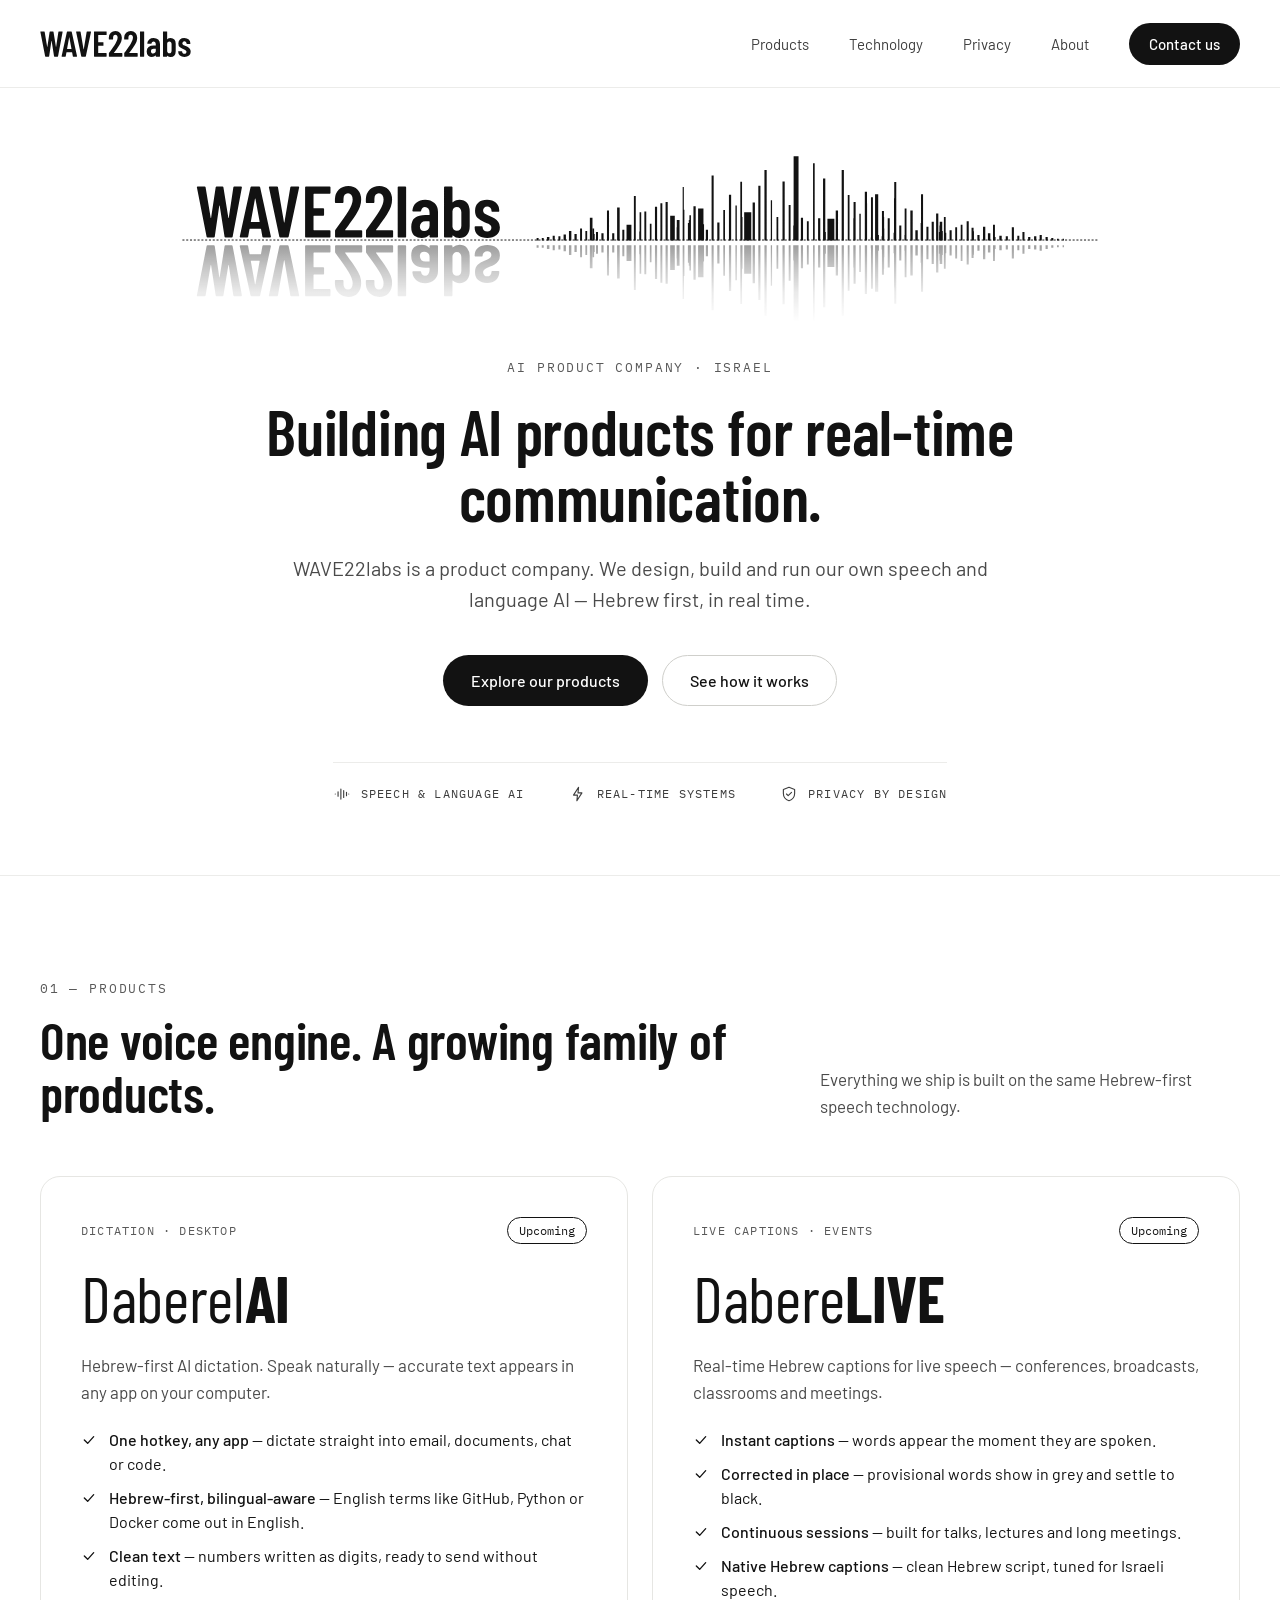
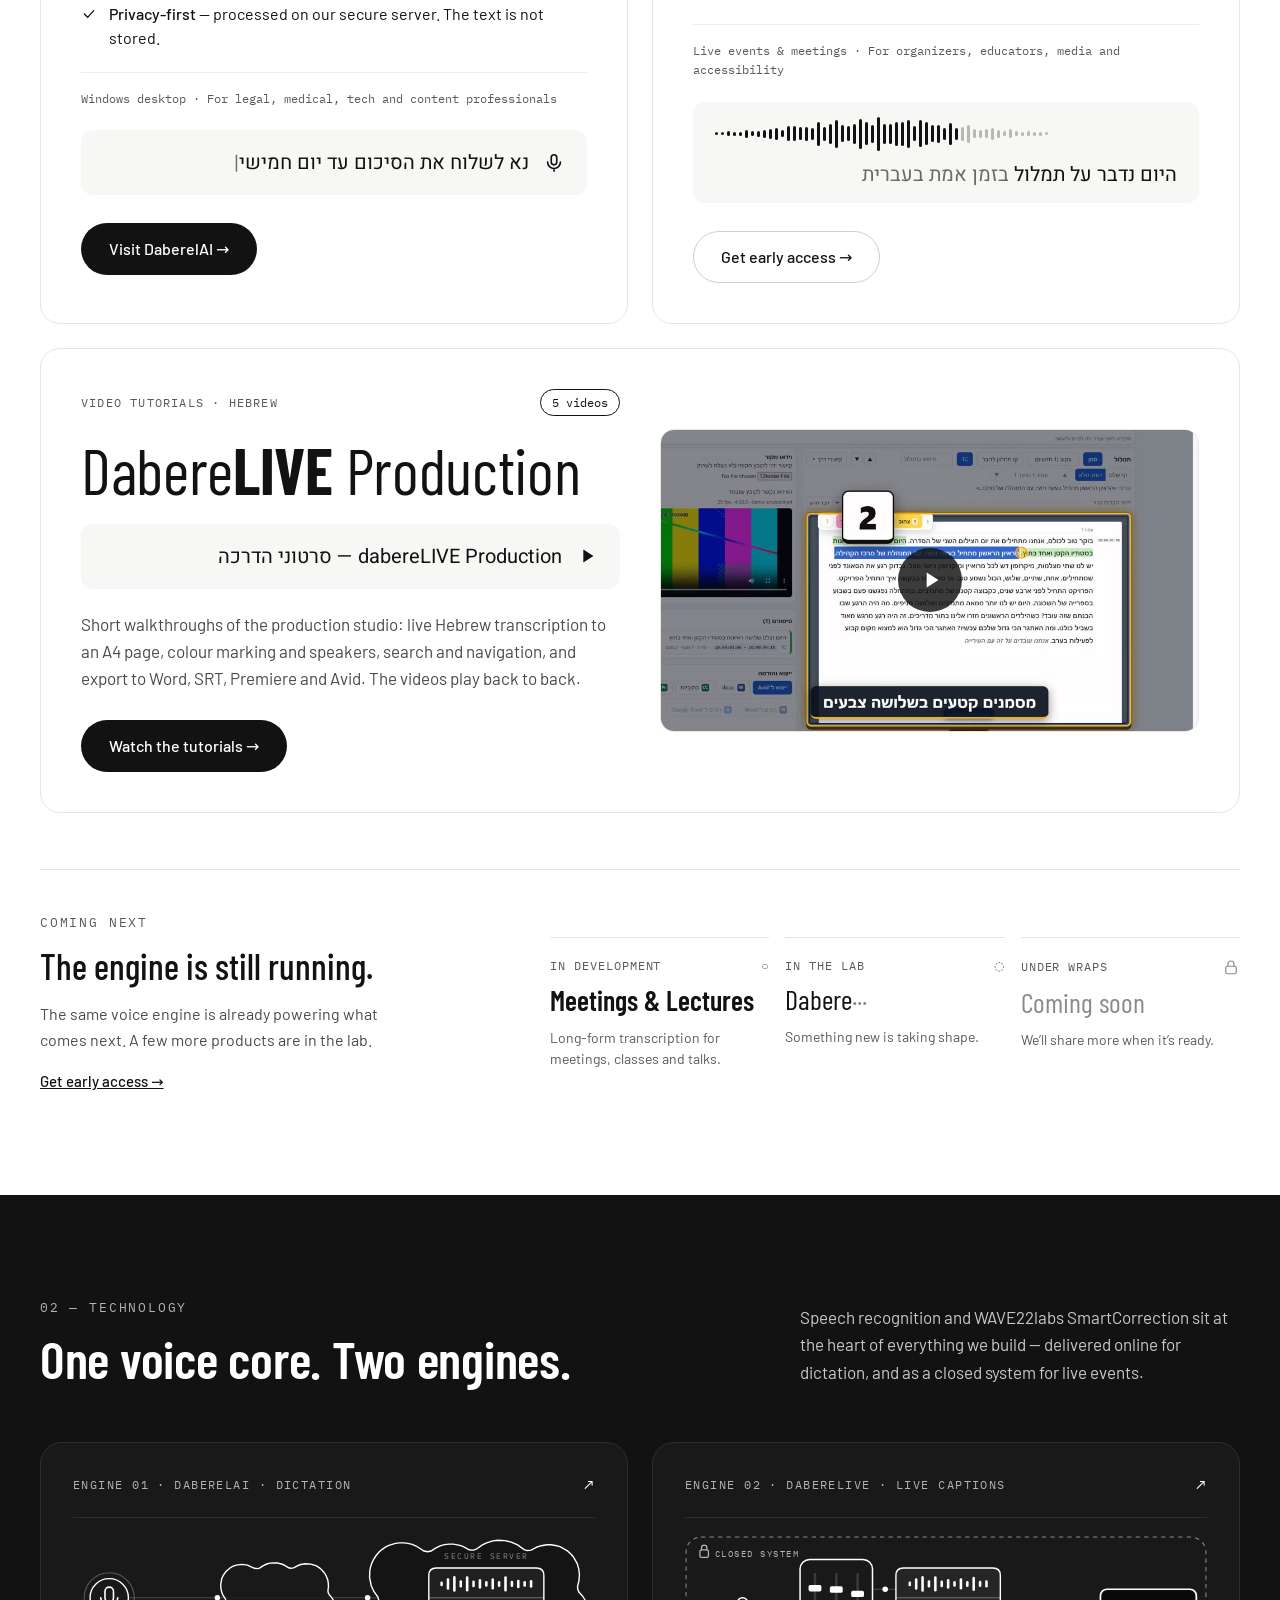
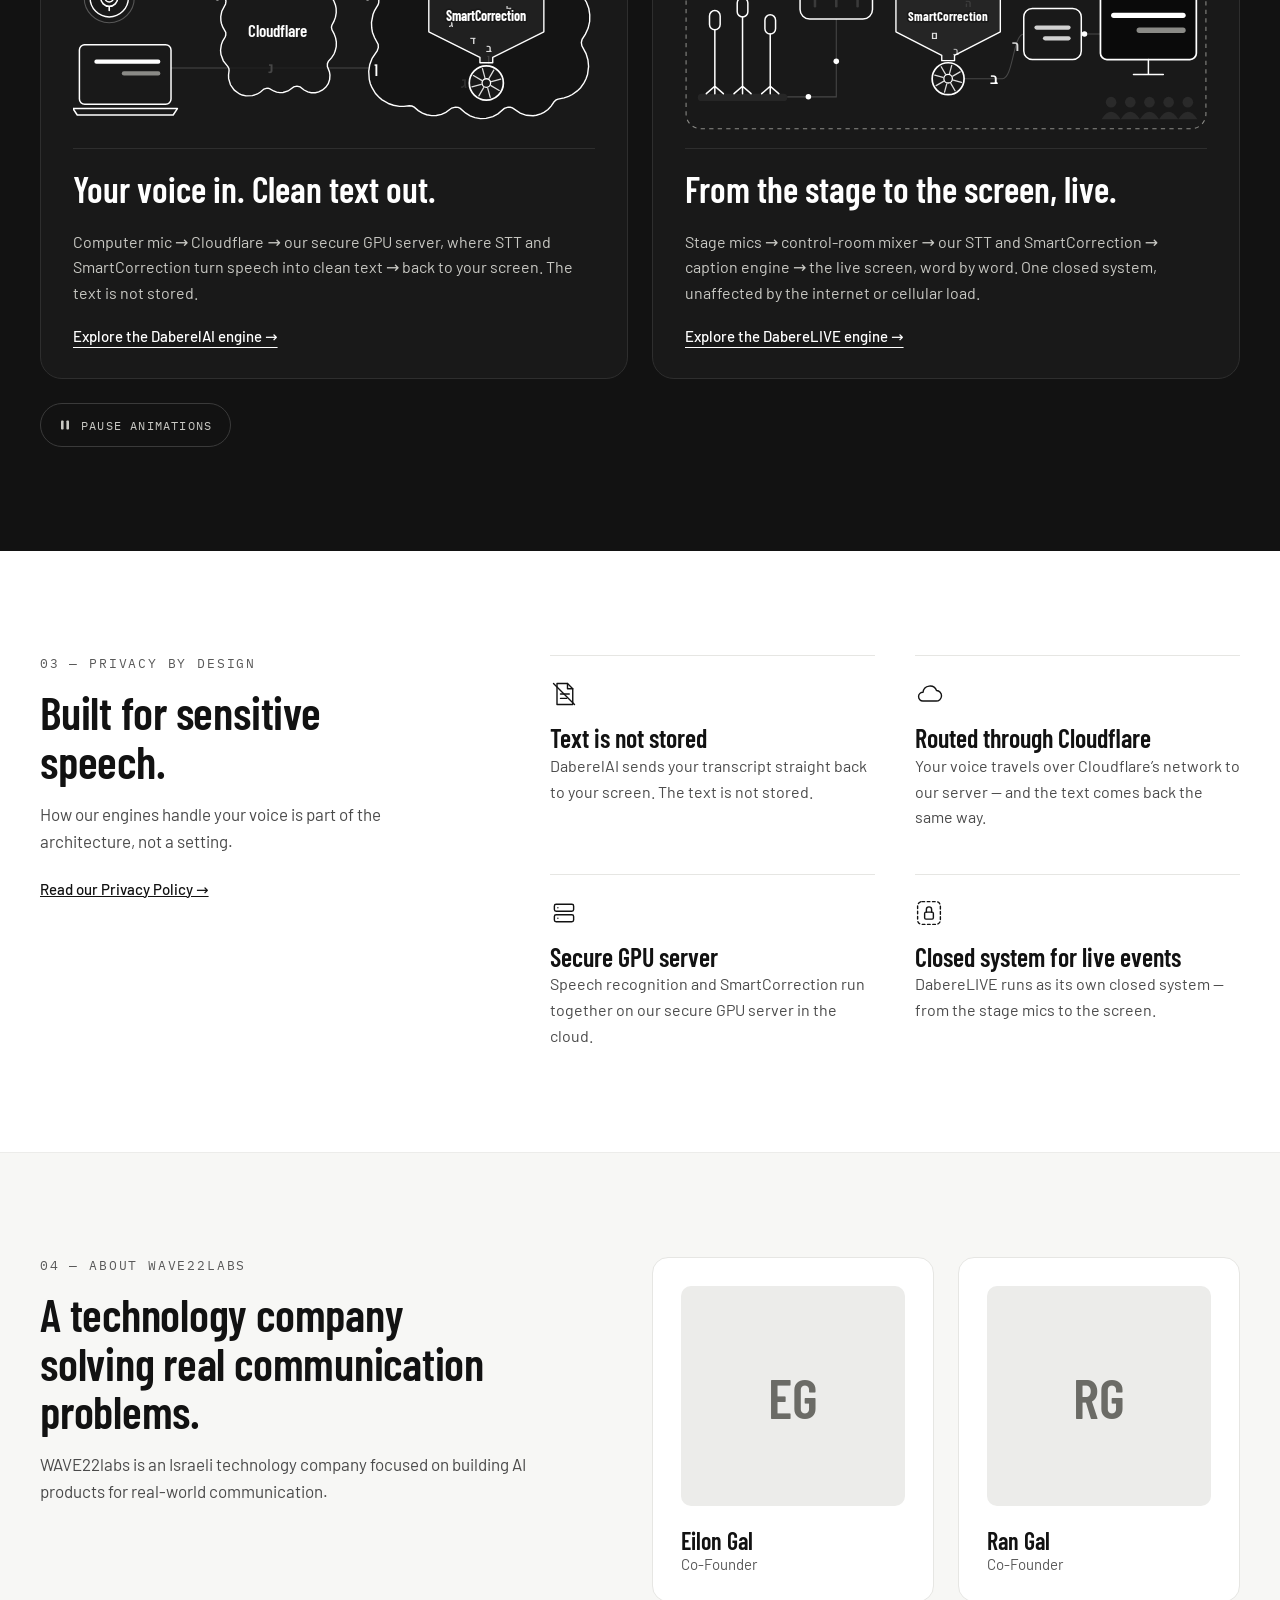
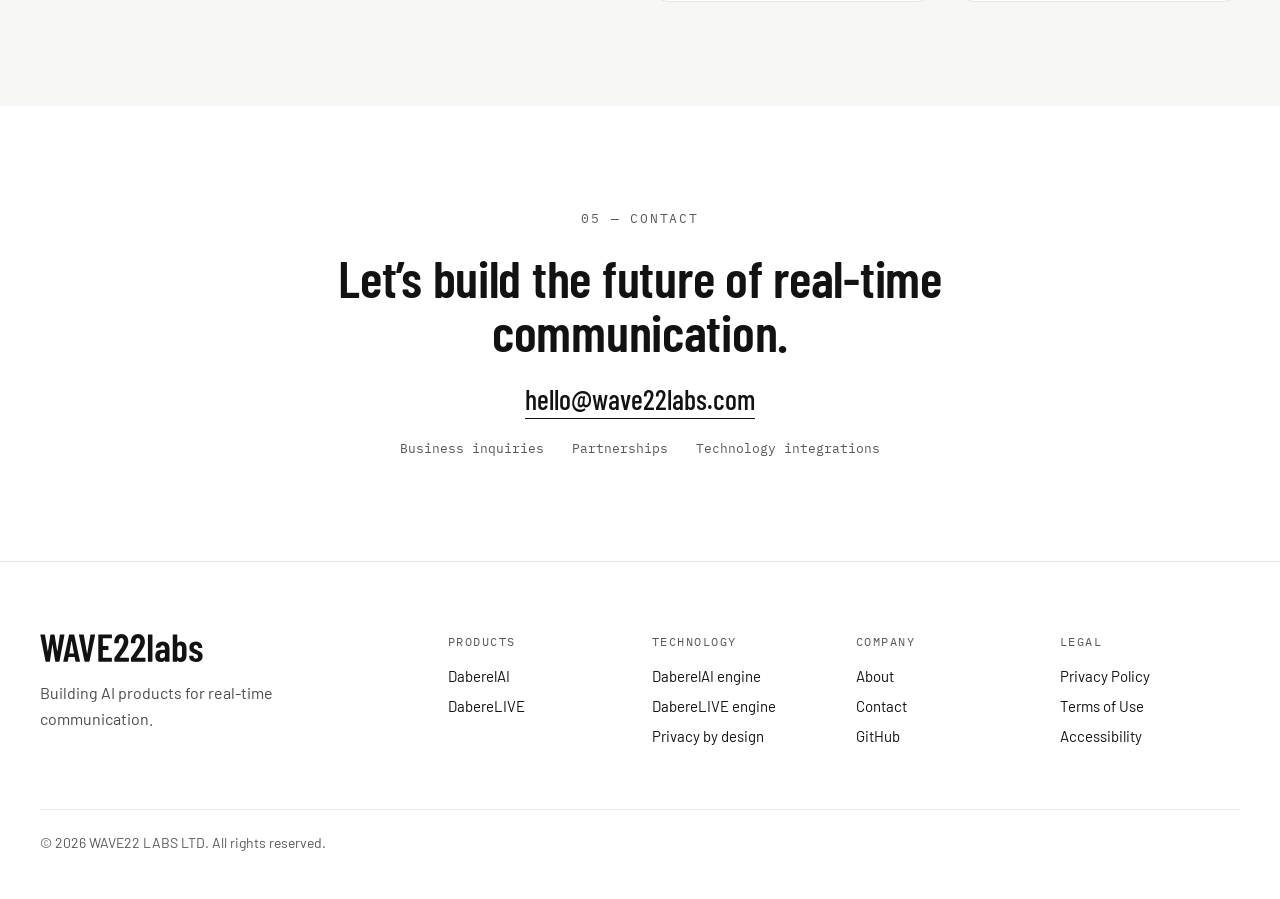
<file: index.html>
<!doctype html>
<html lang="en">
<head>
<meta charset="utf-8">
<meta name="viewport" content="width=device-width, initial-scale=1">
<title>WAVE22labs — AI products for real-time communication</title>
<meta name="description" content="WAVE22labs is an Israeli AI product company building Hebrew-first speech technology: DaberelAI dictation and DabereLIVE live captions.">
<link rel="canonical" href="https://wave22labs.com/">
<meta property="og:type" content="website">
<meta property="og:site_name" content="WAVE22labs">
<meta property="og:title" content="WAVE22labs — AI products for real-time communication">
<meta property="og:description" content="WAVE22labs is an Israeli AI product company building Hebrew-first speech technology: DaberelAI dictation and DabereLIVE live captions.">
<meta property="og:url" content="https://wave22labs.com/">
<meta property="og:image" content="https://wave22labs.com/assets/brand/og.png">
<meta name="twitter:card" content="summary_large_image">
<meta name="theme-color" content="#ffffff">
<link rel="icon" href="/favicon.ico?v=4" sizes="32x32">
<link rel="icon" href="/assets/brand/favicon.svg?v=4" type="image/svg+xml">
<link rel="apple-touch-icon" href="/assets/brand/apple-touch-icon.png?v=4">
<link rel="preconnect" href="https://fonts.googleapis.com"><link rel="preconnect" href="https://fonts.gstatic.com" crossorigin><link rel="stylesheet" href="https://fonts.googleapis.com/css2?family=Barlow+Condensed:wght@400;500;600;700&amp;family=Barlow:wght@400;500&amp;family=IBM+Plex+Mono:wght@400;500;600&amp;family=Heebo:wght@400;500;600;700&amp;display=swap">
<link rel="stylesheet" href="/assets/site.css?v=3">

<script type="application/ld+json">{"@context": "https://schema.org", "@type": "Organization", "name": "WAVE22 LABS LTD.", "alternateName": "WAVE22labs", "url": "https://wave22labs.com", "logo": "https://wave22labs.com/assets/brand/wave22labs-logo-ink.png", "email": "hello@wave22labs.com", "brand": [{"@type": "Brand", "name": "DaberelAI"}, {"@type": "Brand", "name": "DabereLIVE"}]}</script>
</head>
<body>
<a class="skip" href="#main">Skip to content</a>
<header class="hdr"><div class="wrap">
<a class="hdr__logo" href="/" aria-label="WAVE22labs home"><img src="/assets/brand/wave22labs-wordmark-ink.svg" alt="WAVE22labs" width="506" height="87"></a>
<nav class="nav" aria-label="Main"><a href="#products">Products</a><a href="#technology">Technology</a><a href="#privacy">Privacy</a><a href="#about">About</a><a class="btn btn--dark" href="#contact">Contact us</a></nav>
<details class="menu"><summary aria-label="Menu"><svg class="i-open" width="18" height="18" viewBox="0 0 24 24" fill="none" stroke="currentColor" stroke-width="1.8" stroke-linecap="round" aria-hidden="true"><path d="M4 8h16M4 16h16"/></svg><svg class="i-close" width="18" height="18" viewBox="0 0 24 24" fill="none" stroke="currentColor" stroke-width="1.8" stroke-linecap="round" aria-hidden="true"><path d="M6 6l12 12M18 6 6 18"/></svg></summary><nav class="menu__panel" aria-label="Mobile"><a href="#products">Products</a><a href="#technology">Technology</a><a href="#privacy">Privacy</a><a href="#about">About</a><a class="btn btn--dark" href="#contact">Contact us</a></nav></details>
</div></header>
<main id="main">
<section class="hero" id="top"><div class="wrap">
<img class="hero__logo" src="/assets/brand/wave22labs-logo-ink.svg" alt="WAVE22labs logo — wordmark beside a sound waveform" width="1530" height="284">
<div class="eyebrow">AI product company · Israel</div>
<h1>Building AI products for real‑time communication.</h1>
<p>WAVE22labs is a product company. We design, build and run our own speech and language AI — Hebrew first, in real time.</p>
<div class="hero__ctas"><a class="btn btn--dark" href="#products">Explore our products</a><a class="btn btn--line" href="#technology">See how it works</a></div>
<ul class="caps" aria-label="What we build">
<li><svg width="18" height="18" viewBox="0 0 32 32" fill="none" stroke="currentColor" stroke-width="2" stroke-linecap="round" stroke-linejoin="round" aria-hidden="true"><path d="M4 16v0M9 12v8M14 7v18M19 10v12M24 13v6M28 16v0"/></svg><span>Speech &amp; language AI</span></li>
<li><svg width="18" height="18" viewBox="0 0 32 32" fill="none" stroke="currentColor" stroke-width="2" stroke-linecap="round" stroke-linejoin="round" aria-hidden="true"><path d="M17 4 8 18h7l-1 10 9-14h-7l1-10Z"/></svg><span>Real-time systems</span></li>
<li><svg width="18" height="18" viewBox="0 0 32 32" fill="none" stroke="currentColor" stroke-width="2" stroke-linecap="round" stroke-linejoin="round" aria-hidden="true"><path d="M16 4 6 8v7c0 6.5 4.3 11 10 13 5.7-2 10-6.5 10-13V8L16 4Z"/><path d="m11.5 16 3 3 6-6"/></svg><span>Privacy by design</span></li>
</ul>
</div></section>

<section class="sec sec--line" id="products"><div class="wrap">
<div class="sec__head"><div><div class="eyebrow">01 — Products</div><h2 class="h2">One voice engine. A growing family of products.</h2></div><p class="lead">Everything we ship is built on the same Hebrew-first speech technology.</p></div>
<div class="pgrid">
<article class="pcard" id="daberel-ai">
<div class="pcard__top"><span class="tag">Dictation · Desktop</span><span class="pill pill--line">Upcoming</span></div>
<h3>Daberel<b>AI</b></h3>
<p class="lead">Hebrew-first AI dictation. Speak naturally — accurate text appears in any app on your computer.</p>
<ul class="checks"><li><svg width="16" height="16" viewBox="0 0 24 24" fill="none" stroke="currentColor" stroke-width="2" stroke-linecap="round" stroke-linejoin="round" aria-hidden="true"><path d="m5 12 5 5 9-10"/></svg><span><strong>One hotkey, any app</strong> — dictate straight into email, documents, chat or code.</span></li><li><svg width="16" height="16" viewBox="0 0 24 24" fill="none" stroke="currentColor" stroke-width="2" stroke-linecap="round" stroke-linejoin="round" aria-hidden="true"><path d="m5 12 5 5 9-10"/></svg><span><strong>Hebrew-first, bilingual-aware</strong> — English terms like GitHub, Python or Docker come out in English.</span></li><li><svg width="16" height="16" viewBox="0 0 24 24" fill="none" stroke="currentColor" stroke-width="2" stroke-linecap="round" stroke-linejoin="round" aria-hidden="true"><path d="m5 12 5 5 9-10"/></svg><span><strong>Clean text</strong> — numbers written as digits, ready to send without editing.</span></li><li><svg width="16" height="16" viewBox="0 0 24 24" fill="none" stroke="currentColor" stroke-width="2" stroke-linecap="round" stroke-linejoin="round" aria-hidden="true"><path d="m5 12 5 5 9-10"/></svg><span><strong>Privacy-first</strong> — processed on our secure server. The text is not stored.</span></li></ul>
<div class="pmeta">Windows desktop · For legal, medical, tech and content professionals</div>
<div class="demo" dir="rtl" lang="he"><svg width="22" height="22" viewBox="0 0 24 24" fill="none" stroke="currentColor" stroke-width="1.8" stroke-linecap="round" aria-hidden="true" style="flex-shrink:0"><rect x="9" y="3" width="6" height="11" rx="3"/><path d="M5 11a7 7 0 0 0 14 0M12 18v3"/></svg><span>נא לשלוח את הסיכום עד יום חמישי<span class="grey">|</span></span></div>
<a class="btn btn--dark" href="https://daberelai.com">Visit DaberelAI →</a>
</article>
<article class="pcard" id="dabere-live">
<div class="pcard__top"><span class="tag">Live captions · Events</span><span class="pill pill--line">Upcoming</span></div>
<h3>Dabere<b>LIVE</b></h3>
<p class="lead">Real-time Hebrew captions for live speech — conferences, broadcasts, classrooms and meetings.</p>
<ul class="checks"><li><svg width="16" height="16" viewBox="0 0 24 24" fill="none" stroke="currentColor" stroke-width="2" stroke-linecap="round" stroke-linejoin="round" aria-hidden="true"><path d="m5 12 5 5 9-10"/></svg><span><strong>Instant captions</strong> — words appear the moment they are spoken.</span></li><li><svg width="16" height="16" viewBox="0 0 24 24" fill="none" stroke="currentColor" stroke-width="2" stroke-linecap="round" stroke-linejoin="round" aria-hidden="true"><path d="m5 12 5 5 9-10"/></svg><span><strong>Corrected in place</strong> — provisional words show in grey and settle to black.</span></li><li><svg width="16" height="16" viewBox="0 0 24 24" fill="none" stroke="currentColor" stroke-width="2" stroke-linecap="round" stroke-linejoin="round" aria-hidden="true"><path d="m5 12 5 5 9-10"/></svg><span><strong>Continuous sessions</strong> — built for talks, lectures and long meetings.</span></li><li><svg width="16" height="16" viewBox="0 0 24 24" fill="none" stroke="currentColor" stroke-width="2" stroke-linecap="round" stroke-linejoin="round" aria-hidden="true"><path d="m5 12 5 5 9-10"/></svg><span><strong>Native Hebrew captions</strong> — clean Hebrew script, tuned for Israeli speech.</span></li></ul>
<div class="pmeta">Live events &amp; meetings · For organizers, educators, media and accessibility</div>
<div class="demo demo--live"><div class="bars" aria-hidden="true"><i style="height:3px;background:#121212"></i><i style="height:3px;background:#121212"></i><i style="height:5px;background:#121212"></i><i style="height:4px;background:#121212"></i><i style="height:4px;background:#121212"></i><i style="height:8px;background:#121212"></i><i style="height:5px;background:#121212"></i><i style="height:6px;background:#121212"></i><i style="height:8px;background:#121212"></i><i style="height:10px;background:#121212"></i><i style="height:12px;background:#121212"></i><i style="height:7px;background:#121212"></i><i style="height:15px;background:#121212"></i><i style="height:15px;background:#121212"></i><i style="height:13px;background:#121212"></i><i style="height:14px;background:#121212"></i><i style="height:12px;background:#121212"></i><i style="height:24px;background:#121212"></i><i style="height:14px;background:#121212"></i><i style="height:20px;background:#121212"></i><i style="height:28px;background:#121212"></i><i style="height:17px;background:#121212"></i><i style="height:15px;background:#121212"></i><i style="height:20px;background:#121212"></i><i style="height:30px;background:#121212"></i><i style="height:23px;background:#121212"></i><i style="height:18px;background:#121212"></i><i style="height:34px;background:#121212"></i><i style="height:20px;background:#121212"></i><i style="height:20px;background:#121212"></i><i style="height:24px;background:#121212"></i><i style="height:24px;background:#121212"></i><i style="height:28px;background:#121212"></i><i style="height:15px;background:#121212"></i><i style="height:27px;background:#121212"></i><i style="height:23px;background:#121212"></i><i style="height:17px;background:#121212"></i><i style="height:18px;background:#121212"></i><i style="height:12px;background:#121212"></i><i style="height:22px;background:#121212"></i><i style="height:12px;background:#121212"></i><i style="height:14px;background:#b8b8b3"></i><i style="height:18px;background:#b8b8b3"></i><i style="height:9px;background:#b8b8b3"></i><i style="height:8px;background:#b8b8b3"></i><i style="height:9px;background:#b8b8b3"></i><i style="height:12px;background:#b8b8b3"></i><i style="height:8px;background:#b8b8b3"></i><i style="height:5px;background:#b8b8b3"></i><i style="height:9px;background:#b8b8b3"></i><i style="height:5px;background:#b8b8b3"></i><i style="height:4px;background:#b8b8b3"></i><i style="height:5px;background:#b8b8b3"></i><i style="height:4px;background:#b8b8b3"></i><i style="height:4px;background:#b8b8b3"></i><i style="height:3px;background:#b8b8b3"></i></div><div dir="rtl" lang="he" style="text-align:right">היום נדבר על תמלול <span class="grey">בזמן אמת בעברית</span></div></div>
<a class="btn btn--line" href="#contact">Get early access →</a>
</article>
<article class="pcard pcard--wide" id="dabere-live-tutorials">
<div class="pcard__body">
<div class="pcard__top"><span class="tag">Video tutorials · Hebrew</span><span class="pill pill--line">5 videos</span></div>
<h3>Dabere<b>LIVE</b> Production</h3>
<div class="demo" dir="rtl" lang="he"><svg width="22" height="22" viewBox="0 0 24 24" fill="currentColor" aria-hidden="true" style="flex-shrink:0"><path d="M8 5v14l11-7z"/></svg><span>dabereLIVE Production — סרטוני הדרכה</span></div>
<p class="lead">Short walkthroughs of the production studio: live Hebrew transcription to an A4 page, colour marking and speakers, search and navigation, and export to Word, SRT, Premiere and Avid. The videos play back to back.</p>
<a class="btn btn--dark" href="https://dabrelive-tutorials.pages.dev/" target="_blank" rel="noopener">Watch the tutorials →</a>
</div>
<a class="pcard__media" href="https://dabrelive-tutorials.pages.dev/" target="_blank" rel="noopener" aria-label="Watch the dabereLIVE Production tutorials"><img src="/assets/dabere-live-tutorials.jpg" alt="dabereLIVE Production studio: a Hebrew transcript on an A4 page with colour-marked passages" width="960" height="540" loading="lazy"><span class="pcard__play" aria-hidden="true"><svg width="26" height="26" viewBox="0 0 24 24" fill="#fff"><path d="M8 5v14l11-7z"/></svg></span></a>
</article>
</div>
<div class="next">
<div class="next__intro"><div class="eyebrow">Coming next</div><h3>The engine is still running.</h3><p>The same voice engine is already powering what comes next. A few more products are in the lab.</p><a href="mailto:hello@wave22labs.com?subject=Early%20access">Get early access →</a></div>
<div class="next__items">
<div class="next__item"><div class="tag"><span>In development</span><span aria-hidden="true">○</span></div><div class="next__name" style="font-weight:600">Meetings &amp; Lectures</div><p>Long-form transcription for meetings, classes and talks.</p></div>
<div class="next__item"><div class="tag"><span>In the lab</span><span aria-hidden="true">◌</span></div><div class="next__name" aria-label="Hidden product name">Dabere<span style="color:#8a8a86">···</span></div><p>Something new is taking shape.</p></div>
<div class="next__item"><div class="tag"><span>Under wraps</span><svg width="18" height="18" viewBox="0 0 24 24" fill="none" stroke="#8a8a86" stroke-width="1.6" stroke-linecap="round" aria-hidden="true"><rect x="5" y="11" width="14" height="10" rx="2"/><path d="M8 11V8a4 4 0 0 1 8 0v3"/></svg></div><div class="next__name" style="color:#8a8a86">Coming soon</div><p>We’ll share more when it’s ready.</p></div>
</div></div>
</div></section>

<section class="sec tech" id="technology"><div class="wrap">
<div class="sec__head"><div><div class="eyebrow">02 — Technology</div><h2 class="h2">One voice core. Two engines.</h2></div><p class="lead">Speech recognition and WAVE22labs SmartCorrection sit at the heart of everything we build — delivered online for dictation, and as a closed system for live events.</p></div>
<div class="egrid">
<a class="ecard" href="/daberelai-engine"><div class="ecard__top"><span>Engine 01 · DaberelAI · Dictation</span><span aria-hidden="true">↗</span></div>
<div class="ecard__art"><div class="h"><svg class="anim" data-still="1.3" focusable="false" viewBox="0 0 490 182" fill="none" aria-hidden="true" style="display: block;">
<path d="M52 58 H 334" stroke="#ffffff" opacity="0.2"/><path d="M372 138 H 352 C 322 138, 322 124, 294 124 H 92" stroke="#ffffff" opacity="0.2"/>
<path d="M283.0 95.3 L286.5 101.8 L286.6 104.9 L285.5 107.8 L280.8 114.8 L278.6 120.6 L277.6 126.9 L278.1 134.7 L279.1 138.7 L280.7 142.4 L284.0 147.9 L286.8 150.9 L289.8 153.6 L296.7 157.5 L300.8 158.9 L306.5 159.9 L310.6 159.9 L315.6 159.3 L318.1 159.6 L320.3 160.7 L324.1 163.9 L328.0 166.3 L332.0 167.8 L336.6 168.6 L341.1 168.5 L345.9 167.4 L350.0 165.5 L355.5 161.5 L359.0 160.6 L361.6 160.9 L363.5 161.8 L368.4 166.1 L372.8 168.8 L377.3 170.5 L382.4 171.4 L387.8 171.2 L394.1 169.5 L398.9 167.0 L404.9 161.9 L408.4 160.7 L410.5 160.8 L412.5 161.4 L419.8 166.3 L425.6 168.3 L431.9 168.7 L435.0 168.3 L439.1 167.0 L442.1 165.6 L445.9 162.9 L448.8 159.7 L451.6 155.6 L453.5 153.9 L455.4 153.1 L461.1 152.0 L465.2 150.6 L468.7 148.8 L473.4 145.4 L476.5 142.4 L479.8 137.7 L481.6 134.1 L483.0 130.1 L484.0 122.4 L483.4 116.4 L481.6 110.4 L477.7 103.1 L477.2 100.0 L477.9 97.0 L481.0 92.1 L483.6 86.4 L485.0 80.3 L485.1 74.0 L484.2 68.1 L482.0 62.2 L478.7 56.9 L474.9 52.6 L473.8 49.8 L473.6 47.2 L474.9 42.2 L475.4 36.6 L474.8 31.0 L473.3 25.9 L469.6 19.4 L467.1 16.6 L464.1 14.0 L457.6 10.2 L454.1 9.1 L448.8 8.2 L444.8 8.2 L439.5 9.1 L435.7 10.3 L430.1 13.3 L426.5 13.7 L423.5 12.8 L417.3 8.4 L411.4 5.7 L405.2 4.3 L398.8 4.0 L394.2 4.6 L388.3 6.4 L384.3 8.4 L378.5 12.4 L376.0 13.3 L373.9 13.3 L371.9 12.9 L366.0 9.8 L362.2 8.5 L356.8 7.6 L353.0 7.6 L348.9 8.1 L345.2 9.1 L340.3 11.4 L336.1 14.1 L333.0 14.8 L329.5 14.1 L322.1 9.4 L318.4 7.9 L314.5 6.9 L310.6 6.4 L306.6 6.4 L302.7 6.9 L297.2 8.6 L293.6 10.3 L290.3 12.5 L287.3 15.1 L284.7 18.1 L282.5 21.4 L280.7 25.0 L279.4 28.7 L278.6 32.6 L278.4 38.8 L279.9 46.4 L282.3 51.8 L286.2 57.4 L287.1 60.4 L287.0 62.5 L286.4 64.5 L283.1 70.0 L281.6 73.7 L280.2 81.0 L280.4 86.3 L281.1 90.3 L283.0 95.3 Z" fill="#141414" stroke="#ffffff" stroke-width="1.3"/>
<text x="388" y="22" text-anchor="middle" font-family="IBM Plex Mono, monospace" font-size="7.5" fill="#8a8a86" letter-spacing="1.4">SECURE SERVER</text>
<path d="M341 30 H 435 Q 442 30 442 37 V 90 L 394 114 V 119 H 382 V 114 L 334 90 V 37 Q 334 30 341 30 Z" fill="#ffffff" fill-opacity="0.05" stroke="#ffffff" stroke-width="1.3" stroke-linejoin="round"/><path d="M334 58 H 442" stroke="#ffffff" stroke-width="1" opacity="0.35"/><g><rect x="344.8" y="42.0" width="2.4" height="6" rx="1.2" fill="#ffffff"><animate attributeName="height" values="6;4;6" dur="0.9s" repeatCount="indefinite"/><animate attributeName="y" values="42.0;43.0;42.0" dur="0.9s" repeatCount="indefinite"/></rect><rect x="350.8" y="39.0" width="2.4" height="12" rx="1.2" fill="#ffffff"><animate attributeName="height" values="12;7;12" dur="1.1s" repeatCount="indefinite"/><animate attributeName="y" values="39.0;41.5;39.0" dur="1.1s" repeatCount="indefinite"/></rect><rect x="356.8" y="36.0" width="2.4" height="18" rx="1.2" fill="#ffffff"><animate attributeName="height" values="18;10;18" dur="1.3s" repeatCount="indefinite"/><animate attributeName="y" values="36.0;40.0;36.0" dur="1.3s" repeatCount="indefinite"/></rect><rect x="362.8" y="40.0" width="2.4" height="10" rx="1.2" fill="#ffffff"><animate attributeName="height" values="10;6;10" dur="0.9s" repeatCount="indefinite"/><animate attributeName="y" values="40.0;42.0;40.0" dur="0.9s" repeatCount="indefinite"/></rect><rect x="368.8" y="37.0" width="2.4" height="16" rx="1.2" fill="#ffffff"><animate attributeName="height" values="16;9;16" dur="1.1s" repeatCount="indefinite"/><animate attributeName="y" values="37.0;40.5;37.0" dur="1.1s" repeatCount="indefinite"/></rect><rect x="374.8" y="41.0" width="2.4" height="8" rx="1.2" fill="#ffffff"><animate attributeName="height" values="8;4;8" dur="1.3s" repeatCount="indefinite"/><animate attributeName="y" values="41.0;43.0;41.0" dur="1.3s" repeatCount="indefinite"/></rect><rect x="380.8" y="38.0" width="2.4" height="14" rx="1.2" fill="#ffffff"><animate attributeName="height" values="14;8;14" dur="0.9s" repeatCount="indefinite"/><animate attributeName="y" values="38.0;41.0;38.0" dur="0.9s" repeatCount="indefinite"/></rect><rect x="386.8" y="42.0" width="2.4" height="6" rx="1.2" fill="#ffffff"><animate attributeName="height" values="6;4;6" dur="1.1s" repeatCount="indefinite"/><animate attributeName="y" values="42.0;43.0;42.0" dur="1.1s" repeatCount="indefinite"/></rect><rect x="392.8" y="38.5" width="2.4" height="13" rx="1.2" fill="#ffffff"><animate attributeName="height" values="13;7;13" dur="1.3s" repeatCount="indefinite"/><animate attributeName="y" values="38.5;41.5;38.5" dur="1.3s" repeatCount="indefinite"/></rect><rect x="398.8" y="40.5" width="2.4" height="9" rx="1.2" fill="#ffffff"><animate attributeName="height" values="9;5;9" dur="0.9s" repeatCount="indefinite"/><animate attributeName="y" values="40.5;42.5;40.5" dur="0.9s" repeatCount="indefinite"/></rect><rect x="404.8" y="37.0" width="2.4" height="16" rx="1.2" fill="#ffffff"><animate attributeName="height" values="16;9;16" dur="1.1s" repeatCount="indefinite"/><animate attributeName="y" values="37.0;40.5;37.0" dur="1.1s" repeatCount="indefinite"/></rect><rect x="410.8" y="41.5" width="2.4" height="7" rx="1.2" fill="#ffffff"><animate attributeName="height" values="7;4;7" dur="1.3s" repeatCount="indefinite"/><animate attributeName="y" values="41.5;43.0;41.5" dur="1.3s" repeatCount="indefinite"/></rect><rect x="416.8" y="39.0" width="2.4" height="12" rx="1.2" fill="#ffffff"><animate attributeName="height" values="12;7;12" dur="0.9s" repeatCount="indefinite"/><animate attributeName="y" values="39.0;41.5;39.0" dur="0.9s" repeatCount="indefinite"/></rect><rect x="422.8" y="42.0" width="2.4" height="6" rx="1.2" fill="#ffffff"><animate attributeName="height" values="6;4;6" dur="1.1s" repeatCount="indefinite"/><animate attributeName="y" values="42.0;43.0;42.0" dur="1.1s" repeatCount="indefinite"/></rect><rect x="428.8" y="40.5" width="2.4" height="9" rx="1.2" fill="#ffffff"><animate attributeName="height" values="9;5;9" dur="1.3s" repeatCount="indefinite"/><animate attributeName="y" values="40.5;42.5;40.5" dur="1.3s" repeatCount="indefinite"/></rect></g><text x="0" y="3.6" text-anchor="middle" font-family="Heebo, sans-serif" font-size="10" font-weight="600" fill="#ffffff" opacity="0">ג<animateMotion dur="1.8s" begin="0.0s" repeatCount="indefinite" path="M350 62 Q 350 90 388 116"/><animate attributeName="opacity" values="0;0.85;0.85;0" keyTimes="0;0.15;0.8;1" dur="1.8s" begin="0.0s" repeatCount="indefinite"/></text><text x="0" y="3.6" text-anchor="middle" font-family="Heebo, sans-serif" font-size="10" font-weight="600" fill="#ffffff" opacity="0">ן<animateMotion dur="1.8s" begin="0.6s" repeatCount="indefinite" path="M424 62 Q 424 90 388 116"/><animate attributeName="opacity" values="0;0.85;0.85;0" keyTimes="0;0.15;0.8;1" dur="1.8s" begin="0.6s" repeatCount="indefinite"/></text><text x="0" y="3.6" text-anchor="middle" font-family="Heebo, sans-serif" font-size="10" font-weight="600" fill="#ffffff" opacity="0">ד<animateMotion dur="1.8s" begin="1.2s" repeatCount="indefinite" path="M366 62 Q 366 90 388 116"/><animate attributeName="opacity" values="0;0.85;0.85;0" keyTimes="0;0.15;0.8;1" dur="1.8s" begin="1.2s" repeatCount="indefinite"/></text><text x="0" y="3.6" text-anchor="middle" font-family="Heebo, sans-serif" font-size="10" font-weight="600" fill="#ffffff" opacity="0">ל<animateMotion dur="1.8s" begin="0.3s" repeatCount="indefinite" path="M410 62 Q 410 90 388 116"/><animate attributeName="opacity" values="0;0.85;0.85;0" keyTimes="0;0.15;0.8;1" dur="1.8s" begin="0.3s" repeatCount="indefinite"/></text><text x="0" y="3.6" text-anchor="middle" font-family="Heebo, sans-serif" font-size="10" font-weight="600" fill="#ffffff" opacity="0">ב<animateMotion dur="1.8s" begin="0.9s" repeatCount="indefinite" path="M396 62 Q 396 90 388 116"/><animate attributeName="opacity" values="0;0.85;0.85;0" keyTimes="0;0.15;0.8;1" dur="1.8s" begin="0.9s" repeatCount="indefinite"/></text><text x="388" y="80" text-anchor="middle" font-family="Barlow Condensed, sans-serif" font-weight="700" font-size="13" fill="#ffffff" stroke="#191919" stroke-width="3" paint-order="stroke" stroke-linejoin="round">SmartCorrection</text>
<circle cx="388" cy="138" r="16" fill="#191919" stroke="#ffffff" stroke-width="1.6"/><g stroke="#ffffff" stroke-width="1.2" stroke-linecap="round" opacity="0.85"><path d="M388 124 V 133" transform="rotate(0 388 138)"/><path d="M388 124 V 133" transform="rotate(45 388 138)"/><path d="M388 124 V 133" transform="rotate(90 388 138)"/><path d="M388 124 V 133" transform="rotate(135 388 138)"/><path d="M388 124 V 133" transform="rotate(180 388 138)"/><path d="M388 124 V 133" transform="rotate(225 388 138)"/><path d="M388 124 V 133" transform="rotate(270 388 138)"/><path d="M388 124 V 133" transform="rotate(315 388 138)"/><animateTransform attributeName="transform" type="rotate" from="0 388 138" to="360 388 138" dur="1.6s" repeatCount="indefinite"/></g><circle cx="388" cy="138" r="4" fill="#191919" stroke="#ffffff" stroke-width="1.2"/>
<circle cx="34" cy="58" r="18" stroke="#ffffff" stroke-width="1.3" fill="#191919"/>
<g stroke="#ffffff" stroke-width="1.5" stroke-linecap="round"><rect x="30" y="48" width="8" height="14" rx="4"/><path d="M26 58a8 8 0 0 0 16 0M34 66v4"/></g>
<circle cx="34" cy="58" r="18" stroke="#ffffff" fill="none"><animate attributeName="r" values="18;30" dur="1.6s" repeatCount="indefinite"/><animate attributeName="opacity" values="0.5;0" dur="1.6s" repeatCount="indefinite"/></circle>
<g stroke="#ffffff" stroke-width="1.4" stroke-linejoin="round" fill="#191919"><rect x="6" y="102" width="86" height="56" rx="5"/><path d="M0 162 H 98 L 94 168 H 4 Z"/></g>
<rect x="16" y="116" width="0" height="4" rx="2" fill="#ffffff"><animate attributeName="width" values="0;62;62;0" keyTimes="0;0.5;0.9;1" dur="3.2s" repeatCount="indefinite"/><animate attributeName="x" values="82;20;20;82" keyTimes="0;0.5;0.9;1" dur="3.2s" repeatCount="indefinite"/></rect>
<rect x="16" y="127" width="0" height="4" rx="2" fill="#8a8a86"><animate attributeName="width" values="0;0;44;44;0" keyTimes="0;0.4;0.8;0.9;1" dur="3.2s" repeatCount="indefinite"/><animate attributeName="x" values="82;82;38;38;82" keyTimes="0;0.4;0.8;0.9;1" dur="3.2s" repeatCount="indefinite"/></rect>
<circle r="2.6" fill="#ffffff" opacity="0"><animateMotion dur="1.8s" begin="0s" repeatCount="indefinite" path="M52 58 H 334"/><animate attributeName="opacity" values="0;1;1;0" keyTimes="0;0.12;0.88;1" dur="1.8s" begin="0s" repeatCount="indefinite"/></circle><circle r="2.6" fill="#ffffff" opacity="0"><animateMotion dur="1.8s" begin="0.9s" repeatCount="indefinite" path="M52 58 H 334"/><animate attributeName="opacity" values="0;1;1;0" keyTimes="0;0.12;0.88;1" dur="1.8s" begin="0.9s" repeatCount="indefinite"/></circle>
<text x="0" y="5.0" text-anchor="middle" font-family="Heebo, sans-serif" font-size="14" font-weight="600" fill="#ffffff" opacity="0">ג<animateMotion dur="2.0s" begin="0.3s" repeatCount="indefinite" path="M372 138 H 352 C 322 138, 322 124, 294 124 H 92"/><animate attributeName="opacity" values="0;1;1;0" keyTimes="0;0.15;0.8;1" dur="2.0s" begin="0.3s" repeatCount="indefinite"/></text><text x="0" y="5.0" text-anchor="middle" font-family="Heebo, sans-serif" font-size="14" font-weight="600" fill="#ffffff" opacity="0">נ<animateMotion dur="2.0s" begin="1.0s" repeatCount="indefinite" path="M372 138 H 352 C 322 138, 322 124, 294 124 H 92"/><animate attributeName="opacity" values="0;1;1;0" keyTimes="0;0.15;0.8;1" dur="2.0s" begin="1.0s" repeatCount="indefinite"/></text><text x="0" y="5.0" text-anchor="middle" font-family="Heebo, sans-serif" font-size="14" font-weight="600" fill="#ffffff" opacity="0">ן<animateMotion dur="2.0s" begin="1.7s" repeatCount="indefinite" path="M372 138 H 352 C 322 138, 322 124, 294 124 H 92"/><animate attributeName="opacity" values="0;1;1;0" keyTimes="0;0.15;0.8;1" dur="2.0s" begin="1.7s" repeatCount="indefinite"/></text>
<path d="M140.6 85.6 L143.4 90.6 L143.4 93.0 L142.8 94.8 L140.5 98.6 L139.2 102.2 L138.5 107.2 L138.9 111.3 L141.1 117.2 L145.4 122.6 L146.3 124.3 L146.5 126.3 L146.0 130.4 L146.1 133.9 L147.8 139.7 L151.4 144.7 L156.3 148.3 L158.8 149.3 L162.3 150.1 L168.4 149.9 L173.1 148.3 L176.0 146.5 L179.2 143.7 L182.2 142.8 L184.5 143.2 L188.3 145.5 L191.2 146.5 L194.2 147.0 L197.2 146.9 L201.9 145.5 L207.2 141.7 L210.2 140.9 L213.2 141.7 L216.9 144.6 L220.4 146.4 L223.6 147.1 L227.5 147.1 L230.7 146.4 L234.3 144.5 L237.4 141.8 L239.6 138.6 L240.9 134.7 L241.2 130.6 L240.7 127.4 L238.8 122.6 L238.8 119.8 L239.7 117.7 L242.8 114.2 L245.0 110.8 L246.1 108.0 L247.1 103.8 L247.2 99.6 L246.5 95.6 L245.0 91.6 L243.1 88.1 L242.6 85.7 L243.0 83.7 L244.9 80.2 L246.4 76.2 L247.1 72.0 L247.0 68.0 L246.4 65.0 L244.9 61.0 L242.7 57.6 L240.5 55.0 L239.6 53.2 L239.3 51.3 L239.8 47.7 L239.6 43.9 L239.1 41.1 L237.7 37.5 L236.3 35.0 L233.9 32.1 L231.7 30.2 L228.5 28.1 L223.2 26.4 L217.9 26.0 L212.8 27.0 L207.0 29.9 L204.2 30.3 L202.4 29.8 L198.4 27.4 L195.7 26.3 L191.8 25.3 L188.8 25.2 L184.8 25.5 L181.9 26.3 L178.3 28.0 L175.1 30.1 L173.3 30.6 L170.3 30.3 L163.7 27.3 L158.6 26.6 L153.2 27.3 L149.8 28.6 L147.4 30.0 L143.6 33.3 L141.2 36.6 L139.6 40.2 L138.7 45.1 L138.8 49.0 L139.6 52.8 L140.7 55.4 L143.1 59.2 L143.6 61.1 L143.2 63.8 L139.7 70.6 L138.7 75.7 L138.8 79.4 L139.3 82.1 L140.6 85.6 Z" fill="#191919" fill-opacity="0.8" stroke="#ffffff" stroke-width="1.3"/>
<text x="192" y="95" text-anchor="middle" font-family="Barlow Condensed, sans-serif" font-weight="600" font-size="16" fill="#ffffff">Cloudflare</text>
</svg></div><div class="v"><svg class="anim" data-still="1.3" focusable="false" viewBox="0 0 308 376" fill="none" aria-hidden="true" style="display: block; margin: 0 auto;">
<path d="M62 60 V 240 H 102" stroke="#ffffff" opacity="0.2"/><path d="M169 330 H 240 V 88" stroke="#ffffff" opacity="0.2"/>
<path d="M15.6 281.0 L16.7 284.4 L16.4 287.4 L15.5 289.2 L12.4 293.4 L10.1 297.3 L7.9 303.3 L7.0 307.9 L6.8 314.3 L7.3 318.7 L8.5 323.0 L10.1 327.2 L13.8 333.0 L16.8 336.4 L19.9 339.1 L25.8 342.8 L29.7 344.4 L34.6 345.8 L36.4 346.8 L38.3 348.6 L41.1 353.0 L44.4 356.5 L48.7 359.6 L53.3 361.6 L57.9 362.7 L61.3 363.0 L68.2 362.1 L74.4 359.5 L81.9 353.5 L85.4 352.6 L87.5 352.8 L89.5 353.5 L95.2 357.7 L99.7 359.8 L105.5 360.9 L110.4 360.8 L114.7 359.8 L117.8 358.5 L121.5 356.2 L125.9 352.3 L127.8 351.5 L129.9 351.1 L131.9 351.3 L133.9 352.1 L139.7 356.8 L143.8 359.0 L146.9 360.1 L151.2 360.8 L156.1 360.6 L160.6 359.6 L164.8 357.6 L170.5 353.5 L174.0 352.6 L176.1 352.8 L178.5 353.8 L183.1 357.8 L187.4 360.4 L191.9 362.1 L195.4 362.8 L202.1 362.8 L208.4 361.1 L213.1 358.6 L219.0 353.6 L220.9 352.8 L222.9 352.4 L226.5 353.1 L232.8 357.6 L238.2 359.8 L243.0 360.6 L249.1 360.2 L253.5 358.8 L258.5 355.9 L261.9 352.8 L265.1 348.5 L267.2 346.9 L269.2 346.2 L273.6 345.5 L277.6 344.4 L281.4 342.8 L286.5 339.7 L289.8 336.7 L292.5 333.6 L295.7 328.6 L297.4 324.5 L298.4 320.5 L298.9 316.3 L298.9 312.2 L298.4 308.1 L297.3 304.1 L295.8 300.5 L293.7 296.9 L290.6 292.6 L289.7 289.2 L290.3 285.7 L292.9 281.1 L294.8 275.9 L295.7 270.4 L295.5 265.1 L294.2 259.4 L292.8 255.9 L289.8 250.9 L289.1 247.3 L289.8 244.3 L293.9 238.1 L296.9 231.0 L297.9 224.8 L297.9 220.8 L297.4 216.8 L295.7 211.3 L293.8 207.4 L290.5 202.8 L287.4 199.7 L284.2 197.3 L279.2 194.6 L275.1 193.2 L269.4 192.3 L265.1 192.3 L261.2 192.8 L255.6 194.5 L250.6 196.8 L247.6 197.2 L244.7 196.4 L239.6 193.0 L233.9 190.4 L227.8 189.0 L221.8 188.8 L217.4 189.4 L211.6 191.2 L207.6 193.1 L201.8 197.2 L199.4 198.0 L197.3 198.1 L195.2 197.6 L190.5 195.0 L185.5 193.1 L178.1 192.1 L174.4 192.4 L170.4 193.1 L166.9 194.3 L161.4 197.2 L158.4 197.7 L154.8 196.7 L148.7 192.4 L142.9 189.7 L138.5 188.6 L132.1 188.0 L125.7 188.6 L119.8 190.4 L115.7 192.4 L110.1 196.3 L107.6 197.2 L105.5 197.3 L103.5 196.8 L97.7 193.8 L93.9 192.5 L88.5 191.6 L84.7 191.6 L80.7 192.1 L77.0 193.1 L73.5 194.6 L67.9 198.0 L64.4 198.7 L61.3 198.0 L54.3 193.5 L48.5 191.3 L40.9 190.3 L34.7 190.9 L30.8 192.0 L27.2 193.5 L23.7 195.5 L19.3 199.1 L16.5 202.3 L14.3 205.6 L12.0 210.8 L10.9 214.7 L10.3 220.9 L11.3 228.5 L13.4 234.1 L17.9 241.0 L18.8 244.0 L18.7 246.1 L18.1 248.1 L14.8 253.5 L13.2 257.3 L11.8 264.4 L11.8 268.2 L12.3 272.2 L13.9 277.4 L15.6 281.0 Z" fill="#141414" stroke="#ffffff" stroke-width="1.3"/>
<text x="154" y="216" text-anchor="middle" font-family="IBM Plex Mono, monospace" font-size="8" fill="#8a8a86" letter-spacing="1.4">SECURE SERVER</text>
<path d="M109 226 H 199 Q 206 226 206 233 V 286 L 160 308 V 313 H 148 V 308 L 102 286 V 233 Q 102 226 109 226 Z" fill="#ffffff" fill-opacity="0.05" stroke="#ffffff" stroke-width="1.3" stroke-linejoin="round"/><path d="M102 254 H 206" stroke="#ffffff" stroke-width="1" opacity="0.35"/><g><rect x="110.8" y="237.0" width="2.4" height="6" rx="1.2" fill="#ffffff"><animate attributeName="height" values="6;4;6" dur="0.9s" repeatCount="indefinite"/><animate attributeName="y" values="237.0;238.0;237.0" dur="0.9s" repeatCount="indefinite"/></rect><rect x="116.8" y="234.0" width="2.4" height="12" rx="1.2" fill="#ffffff"><animate attributeName="height" values="12;7;12" dur="1.1s" repeatCount="indefinite"/><animate attributeName="y" values="234.0;236.5;234.0" dur="1.1s" repeatCount="indefinite"/></rect><rect x="122.8" y="231.0" width="2.4" height="18" rx="1.2" fill="#ffffff"><animate attributeName="height" values="18;10;18" dur="1.3s" repeatCount="indefinite"/><animate attributeName="y" values="231.0;235.0;231.0" dur="1.3s" repeatCount="indefinite"/></rect><rect x="128.8" y="235.0" width="2.4" height="10" rx="1.2" fill="#ffffff"><animate attributeName="height" values="10;6;10" dur="0.9s" repeatCount="indefinite"/><animate attributeName="y" values="235.0;237.0;235.0" dur="0.9s" repeatCount="indefinite"/></rect><rect x="134.8" y="232.0" width="2.4" height="16" rx="1.2" fill="#ffffff"><animate attributeName="height" values="16;9;16" dur="1.1s" repeatCount="indefinite"/><animate attributeName="y" values="232.0;235.5;232.0" dur="1.1s" repeatCount="indefinite"/></rect><rect x="140.8" y="236.0" width="2.4" height="8" rx="1.2" fill="#ffffff"><animate attributeName="height" values="8;4;8" dur="1.3s" repeatCount="indefinite"/><animate attributeName="y" values="236.0;238.0;236.0" dur="1.3s" repeatCount="indefinite"/></rect><rect x="146.8" y="233.0" width="2.4" height="14" rx="1.2" fill="#ffffff"><animate attributeName="height" values="14;8;14" dur="0.9s" repeatCount="indefinite"/><animate attributeName="y" values="233.0;236.0;233.0" dur="0.9s" repeatCount="indefinite"/></rect><rect x="152.8" y="237.0" width="2.4" height="6" rx="1.2" fill="#ffffff"><animate attributeName="height" values="6;4;6" dur="1.1s" repeatCount="indefinite"/><animate attributeName="y" values="237.0;238.0;237.0" dur="1.1s" repeatCount="indefinite"/></rect><rect x="158.8" y="233.5" width="2.4" height="13" rx="1.2" fill="#ffffff"><animate attributeName="height" values="13;7;13" dur="1.3s" repeatCount="indefinite"/><animate attributeName="y" values="233.5;236.5;233.5" dur="1.3s" repeatCount="indefinite"/></rect><rect x="164.8" y="235.5" width="2.4" height="9" rx="1.2" fill="#ffffff"><animate attributeName="height" values="9;5;9" dur="0.9s" repeatCount="indefinite"/><animate attributeName="y" values="235.5;237.5;235.5" dur="0.9s" repeatCount="indefinite"/></rect><rect x="170.8" y="232.0" width="2.4" height="16" rx="1.2" fill="#ffffff"><animate attributeName="height" values="16;9;16" dur="1.1s" repeatCount="indefinite"/><animate attributeName="y" values="232.0;235.5;232.0" dur="1.1s" repeatCount="indefinite"/></rect><rect x="176.8" y="236.5" width="2.4" height="7" rx="1.2" fill="#ffffff"><animate attributeName="height" values="7;4;7" dur="1.3s" repeatCount="indefinite"/><animate attributeName="y" values="236.5;238.0;236.5" dur="1.3s" repeatCount="indefinite"/></rect><rect x="182.8" y="234.0" width="2.4" height="12" rx="1.2" fill="#ffffff"><animate attributeName="height" values="12;7;12" dur="0.9s" repeatCount="indefinite"/><animate attributeName="y" values="234.0;236.5;234.0" dur="0.9s" repeatCount="indefinite"/></rect><rect x="188.8" y="237.0" width="2.4" height="6" rx="1.2" fill="#ffffff"><animate attributeName="height" values="6;4;6" dur="1.1s" repeatCount="indefinite"/><animate attributeName="y" values="237.0;238.0;237.0" dur="1.1s" repeatCount="indefinite"/></rect><rect x="194.8" y="235.5" width="2.4" height="9" rx="1.2" fill="#ffffff"><animate attributeName="height" values="9;5;9" dur="1.3s" repeatCount="indefinite"/><animate attributeName="y" values="235.5;237.5;235.5" dur="1.3s" repeatCount="indefinite"/></rect></g><text x="0" y="3.6" text-anchor="middle" font-family="Heebo, sans-serif" font-size="10" font-weight="600" fill="#ffffff" opacity="0">ג<animateMotion dur="1.8s" begin="0.0s" repeatCount="indefinite" path="M118 258 Q 118 286 154 310"/><animate attributeName="opacity" values="0;0.85;0.85;0" keyTimes="0;0.15;0.8;1" dur="1.8s" begin="0.0s" repeatCount="indefinite"/></text><text x="0" y="3.6" text-anchor="middle" font-family="Heebo, sans-serif" font-size="10" font-weight="600" fill="#ffffff" opacity="0">ן<animateMotion dur="1.8s" begin="0.6s" repeatCount="indefinite" path="M190 258 Q 190 286 154 310"/><animate attributeName="opacity" values="0;0.85;0.85;0" keyTimes="0;0.15;0.8;1" dur="1.8s" begin="0.6s" repeatCount="indefinite"/></text><text x="0" y="3.6" text-anchor="middle" font-family="Heebo, sans-serif" font-size="10" font-weight="600" fill="#ffffff" opacity="0">ד<animateMotion dur="1.8s" begin="1.2s" repeatCount="indefinite" path="M132 258 Q 132 286 154 310"/><animate attributeName="opacity" values="0;0.85;0.85;0" keyTimes="0;0.15;0.8;1" dur="1.8s" begin="1.2s" repeatCount="indefinite"/></text><text x="0" y="3.6" text-anchor="middle" font-family="Heebo, sans-serif" font-size="10" font-weight="600" fill="#ffffff" opacity="0">ל<animateMotion dur="1.8s" begin="0.3s" repeatCount="indefinite" path="M176 258 Q 176 286 154 310"/><animate attributeName="opacity" values="0;0.85;0.85;0" keyTimes="0;0.15;0.8;1" dur="1.8s" begin="0.3s" repeatCount="indefinite"/></text><text x="0" y="3.6" text-anchor="middle" font-family="Heebo, sans-serif" font-size="10" font-weight="600" fill="#ffffff" opacity="0">ב<animateMotion dur="1.8s" begin="0.9s" repeatCount="indefinite" path="M160 258 Q 160 286 154 310"/><animate attributeName="opacity" values="0;0.85;0.85;0" keyTimes="0;0.15;0.8;1" dur="1.8s" begin="0.9s" repeatCount="indefinite"/></text><text x="154" y="276" text-anchor="middle" font-family="Barlow Condensed, sans-serif" font-weight="700" font-size="13" fill="#ffffff" stroke="#191919" stroke-width="3" paint-order="stroke" stroke-linejoin="round">SmartCorrection</text>
<circle cx="154" cy="330" r="15" fill="#191919" stroke="#ffffff" stroke-width="1.6"/><g stroke="#ffffff" stroke-width="1.2" stroke-linecap="round" opacity="0.85"><path d="M154 317 V 325" transform="rotate(0 154 330)"/><path d="M154 317 V 325" transform="rotate(45 154 330)"/><path d="M154 317 V 325" transform="rotate(90 154 330)"/><path d="M154 317 V 325" transform="rotate(135 154 330)"/><path d="M154 317 V 325" transform="rotate(180 154 330)"/><path d="M154 317 V 325" transform="rotate(225 154 330)"/><path d="M154 317 V 325" transform="rotate(270 154 330)"/><path d="M154 317 V 325" transform="rotate(315 154 330)"/><animateTransform attributeName="transform" type="rotate" from="0 154 330" to="360 154 330" dur="1.6s" repeatCount="indefinite"/></g><circle cx="154" cy="330" r="4" fill="#191919" stroke="#ffffff" stroke-width="1.2"/>
<circle cx="62" cy="40" r="20" stroke="#ffffff" stroke-width="1.3" fill="#191919"/>
<g stroke="#ffffff" stroke-width="1.5" stroke-linecap="round"><rect x="58" y="29" width="8" height="15" rx="4"/><path d="M54 40a8 8 0 0 0 16 0M62 48v4"/></g>
<circle cx="62" cy="40" r="20" stroke="#ffffff" fill="none"><animate attributeName="r" values="20;32" dur="1.6s" repeatCount="indefinite"/><animate attributeName="opacity" values="0.5;0" dur="1.6s" repeatCount="indefinite"/></circle>
<g stroke="#ffffff" stroke-width="1.4" stroke-linejoin="round" fill="#191919"><rect x="192" y="14" width="96" height="60" rx="5"/><path d="M186 78 H 294 L 290 84 H 190 Z"/></g>
<rect x="202" y="30" width="0" height="4" rx="2" fill="#ffffff"><animate attributeName="width" values="0;70;70;0" keyTimes="0;0.5;0.9;1" dur="3.2s" repeatCount="indefinite"/><animate attributeName="x" values="276;206;206;276" keyTimes="0;0.5;0.9;1" dur="3.2s" repeatCount="indefinite"/></rect>
<rect x="202" y="42" width="0" height="4" rx="2" fill="#8a8a86"><animate attributeName="width" values="0;0;50;50;0" keyTimes="0;0.4;0.8;0.9;1" dur="3.2s" repeatCount="indefinite"/><animate attributeName="x" values="276;276;226;226;276" keyTimes="0;0.4;0.8;0.9;1" dur="3.2s" repeatCount="indefinite"/></rect>
<circle r="2.6" fill="#ffffff" opacity="0"><animateMotion dur="2.0s" begin="0s" repeatCount="indefinite" path="M62 60 V 240 H 102"/><animate attributeName="opacity" values="0;1;1;0" keyTimes="0;0.12;0.88;1" dur="2.0s" begin="0s" repeatCount="indefinite"/></circle><circle r="2.6" fill="#ffffff" opacity="0"><animateMotion dur="2.0s" begin="1.0s" repeatCount="indefinite" path="M62 60 V 240 H 102"/><animate attributeName="opacity" values="0;1;1;0" keyTimes="0;0.12;0.88;1" dur="2.0s" begin="1.0s" repeatCount="indefinite"/></circle>
<text x="0" y="5.0" text-anchor="middle" font-family="Heebo, sans-serif" font-size="14" font-weight="600" fill="#ffffff" opacity="0">ג<animateMotion dur="2.2s" begin="0.3s" repeatCount="indefinite" path="M169 330 H 240 V 88"/><animate attributeName="opacity" values="0;1;1;0" keyTimes="0;0.15;0.8;1" dur="2.2s" begin="0.3s" repeatCount="indefinite"/></text><text x="0" y="5.0" text-anchor="middle" font-family="Heebo, sans-serif" font-size="14" font-weight="600" fill="#ffffff" opacity="0">נ<animateMotion dur="2.2s" begin="1.0s" repeatCount="indefinite" path="M169 330 H 240 V 88"/><animate attributeName="opacity" values="0;1;1;0" keyTimes="0;0.15;0.8;1" dur="2.2s" begin="1.0s" repeatCount="indefinite"/></text><text x="0" y="5.0" text-anchor="middle" font-family="Heebo, sans-serif" font-size="14" font-weight="600" fill="#ffffff" opacity="0">ן<animateMotion dur="2.2s" begin="1.7s" repeatCount="indefinite" path="M169 330 H 240 V 88"/><animate attributeName="opacity" values="0;1;1;0" keyTimes="0;0.15;0.8;1" dur="2.2s" begin="1.7s" repeatCount="indefinite"/></text>
<path d="M36.7 131.6 L41.2 137.5 L41.8 139.8 L41.5 141.7 L39.9 145.9 L39.4 148.5 L39.5 151.6 L40.6 155.3 L42.5 158.6 L45.2 161.3 L48.4 163.1 L52.1 164.1 L55.0 164.2 L58.0 163.7 L61.4 162.3 L64.7 160.2 L67.4 159.6 L70.0 160.3 L75.7 164.4 L80.8 165.9 L84.9 165.9 L88.1 165.2 L91.2 163.8 L95.0 161.1 L97.6 160.4 L100.2 161.0 L103.8 163.4 L106.6 164.6 L109.5 165.3 L112.6 165.4 L116.9 164.6 L122.7 161.3 L125.0 160.9 L127.7 161.5 L131.0 163.9 L134.0 165.5 L137.2 166.4 L140.5 166.8 L143.9 166.4 L146.9 165.5 L149.9 163.9 L152.9 161.7 L155.1 160.9 L158.2 161.3 L164.2 164.6 L169.1 165.4 L174.2 164.6 L179.6 161.8 L182.3 161.2 L184.9 161.9 L188.2 164.4 L191.3 166.0 L194.6 167.0 L198.1 167.3 L201.6 167.0 L204.9 165.9 L208.0 164.3 L211.4 161.5 L213.6 160.7 L216.7 161.0 L220.2 163.1 L222.8 164.0 L227.7 164.5 L232.4 163.5 L235.0 162.1 L238.3 159.6 L241.3 158.9 L243.9 159.6 L247.3 162.2 L249.9 163.5 L253.5 164.5 L256.4 164.6 L260.5 163.8 L264.0 162.1 L267.5 158.8 L269.5 155.4 L270.5 151.6 L270.6 148.5 L270.1 145.6 L268.5 141.2 L268.4 138.9 L269.0 137.1 L271.9 132.9 L273.6 129.2 L274.6 125.3 L274.7 121.2 L274.3 118.3 L273.1 114.4 L271.3 110.9 L268.7 107.8 L265.6 105.2 L263.0 103.7 L259.2 102.3 L255.4 101.6 L251.3 101.8 L247.1 102.7 L243.4 104.4 L239.2 107.4 L237.3 108.0 L234.6 107.9 L228.6 105.6 L223.9 105.3 L219.5 106.2 L216.6 107.5 L213.5 109.5 L210.8 110.1 L208.5 109.6 L205.0 107.3 L202.0 106.0 L197.4 105.0 L191.9 105.6 L185.8 108.2 L183.1 108.4 L181.2 107.8 L177.6 105.2 L175.1 104.0 L171.5 102.9 L168.8 102.6 L165.1 102.7 L162.3 103.2 L158.8 104.5 L155.4 106.5 L153.1 107.0 L150.8 106.5 L147.5 104.6 L143.8 103.3 L140.2 102.7 L136.3 102.8 L131.3 104.1 L126.0 107.1 L123.7 107.6 L121.4 107.3 L115.9 104.6 L111.1 103.7 L105.0 104.3 L101.8 105.5 L98.5 107.4 L96.2 107.8 L93.8 107.3 L90.0 104.9 L86.4 103.6 L82.6 102.9 L79.8 102.9 L74.8 104.0 L71.5 105.5 L68.3 107.6 L65.6 108.2 L63.6 107.8 L57.2 104.9 L51.3 104.3 L46.5 105.2 L41.4 107.9 L37.9 111.4 L35.2 116.5 L34.3 121.3 L34.8 127.1 L36.7 131.6 Z" fill="#191919" fill-opacity="0.8" stroke="#ffffff" stroke-width="1.3"/>
<text x="154" y="142" text-anchor="middle" font-family="Barlow Condensed, sans-serif" font-weight="600" font-size="17" fill="#ffffff">Cloudflare</text>
</svg></div></div>
<div class="ecard__title">Your voice in. Clean text out.</div><p>Computer mic → Cloudflare → our secure GPU server, where STT and SmartCorrection turn speech into clean text → back to your screen. The text is not stored.</p><span class="ecard__cta">Explore the DaberelAI engine →</span></a>
<a class="ecard" href="/dabere-live-engine"><div class="ecard__top"><span>Engine 02 · DabereLIVE · Live captions</span><span aria-hidden="true">↗</span></div>
<div class="ecard__art"><div class="h"><svg class="anim" data-still="1.3" focusable="false" viewBox="0 0 490 182" fill="none" aria-hidden="true" style="display: block;">
<rect x="1" y="1" width="488" height="180" rx="14" stroke="#8a8a86" stroke-width="1" stroke-dasharray="4 4"/>
<g stroke="#b3b3ae" stroke-width="1.2" stroke-linecap="round" fill="none"><rect x="14" y="13" width="8" height="7" rx="1.5"/><path d="M15.5 13v-2a2.5 2.5 0 0 1 5 0v2"/></g>
<text x="28" y="20" font-family="IBM Plex Mono, monospace" font-size="8" fill="#b3b3ae" letter-spacing="1.4">CLOSED SYSTEM</text>
<rect x="12" y="148" width="84" height="7" rx="3.5" fill="#262626"/>
<g stroke="#ffffff" stroke-width="1.4" stroke-linecap="round" fill="#191919"><rect x="23" y="70" width="10" height="18" rx="5"/><path d="M28 88 V 148 M20 148 L28 141 L36 148"/></g><g stroke="#ffffff" stroke-width="1.4" stroke-linecap="round" fill="#191919"><rect x="49" y="58" width="10" height="18" rx="5"/><path d="M54 76 V 148 M46 148 L54 141 L62 148"/></g><g stroke="#ffffff" stroke-width="1.4" stroke-linecap="round" fill="#191919"><rect x="75" y="74" width="10" height="18" rx="5"/><path d="M80 92 V 148 M72 148 L80 141 L88 148"/></g>
<path d="M96 151 H 142 V 78" stroke="#ffffff" opacity="0.2"/>
<path d="M176 50 H 198" stroke="#ffffff" opacity="0.2"/>
<path d="M262 134 H 298 C 308 134, 308 92, 318 92" stroke="#ffffff" opacity="0.2"/>
<path d="M372 92 H 390" stroke="#ffffff" opacity="0.2"/>
<rect x="108" y="22" width="68" height="56" rx="9" fill="#191919" stroke="#ffffff" stroke-width="1.4"/><path d="M122 36 V 66" stroke="#3a3a3a" stroke-width="2.4" stroke-linecap="round"/><rect x="116" y="48" width="12" height="6" rx="1.5" fill="#ffffff"><animate attributeName="y" values="40;58;40" dur="2.0s" repeatCount="indefinite"/></rect><path d="M142 36 V 66" stroke="#3a3a3a" stroke-width="2.4" stroke-linecap="round"/><rect x="136" y="48" width="12" height="6" rx="1.5" fill="#ffffff"><animate attributeName="y" values="47;52;47" dur="2.4s" repeatCount="indefinite"/></rect><path d="M162 36 V 66" stroke="#3a3a3a" stroke-width="2.4" stroke-linecap="round"/><rect x="156" y="48" width="12" height="6" rx="1.5" fill="#ffffff"><animate attributeName="y" values="54;46;54" dur="2.8s" repeatCount="indefinite"/></rect>
<path d="M205 30 H 289 Q 296 30 296 37 V 90 L 253 112 V 117 H 241 V 112 L 198 90 V 37 Q 198 30 205 30 Z" fill="#ffffff" fill-opacity="0.05" stroke="#ffffff" stroke-width="1.3" stroke-linejoin="round"/><path d="M198 58 H 296" stroke="#ffffff" stroke-width="1" opacity="0.35"/><g><rect x="209.8" y="42.0" width="2.4" height="6" rx="1.2" fill="#ffffff"><animate attributeName="height" values="6;4;6" dur="0.9s" repeatCount="indefinite"/><animate attributeName="y" values="42.0;43.0;42.0" dur="0.9s" repeatCount="indefinite"/></rect><rect x="215.8" y="39.0" width="2.4" height="12" rx="1.2" fill="#ffffff"><animate attributeName="height" values="12;7;12" dur="1.1s" repeatCount="indefinite"/><animate attributeName="y" values="39.0;41.5;39.0" dur="1.1s" repeatCount="indefinite"/></rect><rect x="221.8" y="36.0" width="2.4" height="18" rx="1.2" fill="#ffffff"><animate attributeName="height" values="18;10;18" dur="1.3s" repeatCount="indefinite"/><animate attributeName="y" values="36.0;40.0;36.0" dur="1.3s" repeatCount="indefinite"/></rect><rect x="227.8" y="40.0" width="2.4" height="10" rx="1.2" fill="#ffffff"><animate attributeName="height" values="10;6;10" dur="0.9s" repeatCount="indefinite"/><animate attributeName="y" values="40.0;42.0;40.0" dur="0.9s" repeatCount="indefinite"/></rect><rect x="233.8" y="37.0" width="2.4" height="16" rx="1.2" fill="#ffffff"><animate attributeName="height" values="16;9;16" dur="1.1s" repeatCount="indefinite"/><animate attributeName="y" values="37.0;40.5;37.0" dur="1.1s" repeatCount="indefinite"/></rect><rect x="239.8" y="41.0" width="2.4" height="8" rx="1.2" fill="#ffffff"><animate attributeName="height" values="8;4;8" dur="1.3s" repeatCount="indefinite"/><animate attributeName="y" values="41.0;43.0;41.0" dur="1.3s" repeatCount="indefinite"/></rect><rect x="245.8" y="38.0" width="2.4" height="14" rx="1.2" fill="#ffffff"><animate attributeName="height" values="14;8;14" dur="0.9s" repeatCount="indefinite"/><animate attributeName="y" values="38.0;41.0;38.0" dur="0.9s" repeatCount="indefinite"/></rect><rect x="251.8" y="42.0" width="2.4" height="6" rx="1.2" fill="#ffffff"><animate attributeName="height" values="6;4;6" dur="1.1s" repeatCount="indefinite"/><animate attributeName="y" values="42.0;43.0;42.0" dur="1.1s" repeatCount="indefinite"/></rect><rect x="257.8" y="38.5" width="2.4" height="13" rx="1.2" fill="#ffffff"><animate attributeName="height" values="13;7;13" dur="1.3s" repeatCount="indefinite"/><animate attributeName="y" values="38.5;41.5;38.5" dur="1.3s" repeatCount="indefinite"/></rect><rect x="263.8" y="40.5" width="2.4" height="9" rx="1.2" fill="#ffffff"><animate attributeName="height" values="9;5;9" dur="0.9s" repeatCount="indefinite"/><animate attributeName="y" values="40.5;42.5;40.5" dur="0.9s" repeatCount="indefinite"/></rect><rect x="269.8" y="37.5" width="2.4" height="15" rx="1.2" fill="#ffffff"><animate attributeName="height" values="15;8;15" dur="1.1s" repeatCount="indefinite"/><animate attributeName="y" values="37.5;41.0;37.5" dur="1.1s" repeatCount="indefinite"/></rect><rect x="275.8" y="41.5" width="2.4" height="7" rx="1.2" fill="#ffffff"><animate attributeName="height" values="7;4;7" dur="1.3s" repeatCount="indefinite"/><animate attributeName="y" values="41.5;43.0;41.5" dur="1.3s" repeatCount="indefinite"/></rect><rect x="281.8" y="40.0" width="2.4" height="10" rx="1.2" fill="#ffffff"><animate attributeName="height" values="10;6;10" dur="0.9s" repeatCount="indefinite"/><animate attributeName="y" values="40.0;42.0;40.0" dur="0.9s" repeatCount="indefinite"/></rect></g><text x="0" y="3.6" text-anchor="middle" font-family="Heebo, sans-serif" font-size="10" font-weight="600" fill="#ffffff" opacity="0">ר<animateMotion dur="1.8s" begin="0.2s" repeatCount="indefinite" path="M212 62 Q 212 90 247 114"/><animate attributeName="opacity" values="0;0.85;0.85;0" keyTimes="0;0.15;0.8;1" dur="1.8s" begin="0.2s" repeatCount="indefinite"/></text><text x="0" y="3.6" text-anchor="middle" font-family="Heebo, sans-serif" font-size="10" font-weight="600" fill="#ffffff" opacity="0">ב<animateMotion dur="1.8s" begin="0.8s" repeatCount="indefinite" path="M282 62 Q 282 90 247 114"/><animate attributeName="opacity" values="0;0.85;0.85;0" keyTimes="0;0.15;0.8;1" dur="1.8s" begin="0.8s" repeatCount="indefinite"/></text><text x="0" y="3.6" text-anchor="middle" font-family="Heebo, sans-serif" font-size="10" font-weight="600" fill="#ffffff" opacity="0">ם<animateMotion dur="1.8s" begin="1.3s" repeatCount="indefinite" path="M228 62 Q 228 90 247 114"/><animate attributeName="opacity" values="0;0.85;0.85;0" keyTimes="0;0.15;0.8;1" dur="1.8s" begin="1.3s" repeatCount="indefinite"/></text><text x="0" y="3.6" text-anchor="middle" font-family="Heebo, sans-serif" font-size="10" font-weight="600" fill="#ffffff" opacity="0">ה<animateMotion dur="1.8s" begin="0.5s" repeatCount="indefinite" path="M266 62 Q 266 90 247 114"/><animate attributeName="opacity" values="0;0.85;0.85;0" keyTimes="0;0.15;0.8;1" dur="1.8s" begin="0.5s" repeatCount="indefinite"/></text><text x="247" y="80" text-anchor="middle" font-family="Barlow Condensed, sans-serif" font-weight="700" font-size="12" fill="#ffffff" stroke="#191919" stroke-width="3" paint-order="stroke" stroke-linejoin="round">SmartCorrection</text>
<circle cx="247" cy="134" r="15" fill="#191919" stroke="#ffffff" stroke-width="1.6"/><g stroke="#ffffff" stroke-width="1.2" stroke-linecap="round" opacity="0.85"><path d="M247 121 V 129" transform="rotate(0 247 134)"/><path d="M247 121 V 129" transform="rotate(45 247 134)"/><path d="M247 121 V 129" transform="rotate(90 247 134)"/><path d="M247 121 V 129" transform="rotate(135 247 134)"/><path d="M247 121 V 129" transform="rotate(180 247 134)"/><path d="M247 121 V 129" transform="rotate(225 247 134)"/><path d="M247 121 V 129" transform="rotate(270 247 134)"/><path d="M247 121 V 129" transform="rotate(315 247 134)"/><animateTransform attributeName="transform" type="rotate" from="0 247 134" to="-360 247 134" dur="1.6s" repeatCount="indefinite"/></g><circle cx="247" cy="134" r="4" fill="#191919" stroke="#ffffff" stroke-width="1.2"/>
<rect x="318" y="68" width="54" height="48" rx="8" fill="#191919" stroke="#ffffff" stroke-width="1.4"/>
<rect x="328" y="84" width="34" height="4" rx="2" fill="#ffffff" opacity="0.8"/><rect x="336" y="94" width="26" height="4" rx="2" fill="#ffffff" opacity="0.8"/>
<rect x="390" y="50" width="90" height="66" rx="6" fill="#0a0a0a" stroke="#ffffff" stroke-width="1.6"/><path d="M435 116 V 130 M421 130 H 449" stroke="#ffffff" stroke-width="1.4" stroke-linecap="round"/>
<rect x="400" y="72" width="0" height="5" rx="2.5" fill="#ffffff"><animate attributeName="width" values="0;70;70;0" keyTimes="0;0.45;0.9;1" dur="3.2s" repeatCount="indefinite"/><animate attributeName="x" values="470;400;400;470" keyTimes="0;0.45;0.9;1" dur="3.2s" repeatCount="indefinite"/></rect>
<rect x="414" y="86" width="0" height="5" rx="2.5" fill="#8a8a86"><animate attributeName="width" values="0;0;56;56;0" keyTimes="0;0.4;0.8;0.9;1" dur="3.2s" repeatCount="indefinite"/><animate attributeName="x" values="470;470;414;414;470" keyTimes="0;0.4;0.8;0.9;1" dur="3.2s" repeatCount="indefinite"/></rect>
<circle cx="400" cy="156" r="5" fill="#2a2a2a"/><path d="M391 172 Q 400 158 409 172 Z" fill="#2a2a2a"/><circle cx="418" cy="156" r="5" fill="#2a2a2a"/><path d="M409 172 Q 418 158 427 172 Z" fill="#2a2a2a"/><circle cx="436" cy="156" r="5" fill="#2a2a2a"/><path d="M427 172 Q 436 158 445 172 Z" fill="#2a2a2a"/><circle cx="454" cy="156" r="5" fill="#2a2a2a"/><path d="M445 172 Q 454 158 463 172 Z" fill="#2a2a2a"/><circle cx="472" cy="156" r="5" fill="#2a2a2a"/><path d="M463 172 Q 472 158 481 172 Z" fill="#2a2a2a"/>
<circle r="2.6" fill="#ffffff" opacity="0"><animateMotion dur="1.4s" begin="0s" repeatCount="indefinite" path="M96 151 H 142 V 78"/><animate attributeName="opacity" values="0;1;1;0" keyTimes="0;0.12;0.88;1" dur="1.4s" begin="0s" repeatCount="indefinite"/></circle><circle r="2.6" fill="#ffffff" opacity="0"><animateMotion dur="1.4s" begin="0.7s" repeatCount="indefinite" path="M96 151 H 142 V 78"/><animate attributeName="opacity" values="0;1;1;0" keyTimes="0;0.12;0.88;1" dur="1.4s" begin="0.7s" repeatCount="indefinite"/></circle>
<circle r="2.6" fill="#ffffff" opacity="0"><animateMotion dur="0.8s" begin="0.3s" repeatCount="indefinite" path="M176 50 H 198"/><animate attributeName="opacity" values="0;1;1;0" keyTimes="0;0.12;0.88;1" dur="0.8s" begin="0.3s" repeatCount="indefinite"/></circle>
<text x="0" y="5.0" text-anchor="middle" font-family="Heebo, sans-serif" font-size="14" font-weight="600" fill="#ffffff" opacity="0">ב<animateMotion dur="1.6s" begin="0.2s" repeatCount="indefinite" path="M262 134 H 298 C 308 134, 308 92, 318 92"/><animate attributeName="opacity" values="0;1;1;0" keyTimes="0;0.15;0.8;1" dur="1.6s" begin="0.2s" repeatCount="indefinite"/></text><text x="0" y="5.0" text-anchor="middle" font-family="Heebo, sans-serif" font-size="14" font-weight="600" fill="#ffffff" opacity="0">ר<animateMotion dur="1.6s" begin="1.0s" repeatCount="indefinite" path="M262 134 H 298 C 308 134, 308 92, 318 92"/><animate attributeName="opacity" values="0;1;1;0" keyTimes="0;0.15;0.8;1" dur="1.6s" begin="1.0s" repeatCount="indefinite"/></text>
<circle r="2.6" fill="#ffffff" opacity="0"><animateMotion dur="0.8s" begin="0.6s" repeatCount="indefinite" path="M372 92 H 390"/><animate attributeName="opacity" values="0;1;1;0" keyTimes="0;0.12;0.88;1" dur="0.8s" begin="0.6s" repeatCount="indefinite"/></circle>
</svg></div><div class="v"><svg class="anim" data-still="1.3" focusable="false" viewBox="0 0 308 376" fill="none" aria-hidden="true" style="display: block; margin: 0 auto;">
<rect x="1" y="1" width="306" height="374" rx="14" stroke="#8a8a86" stroke-width="1" stroke-dasharray="4 4"/>
<g stroke="#b3b3ae" stroke-width="1.2" stroke-linecap="round" fill="none"><rect x="14" y="13" width="8" height="7" rx="1.5"/><path d="M15.5 13v-2a2.5 2.5 0 0 1 5 0v2"/></g>
<text x="28" y="20" font-family="IBM Plex Mono, monospace" font-size="8" fill="#b3b3ae" letter-spacing="1.4">CLOSED SYSTEM</text>
<rect x="16" y="112" width="94" height="7" rx="3.5" fill="#262626"/>
<g stroke="#ffffff" stroke-width="1.4" stroke-linecap="round" fill="#191919"><rect x="31" y="58" width="10" height="18" rx="5"/><path d="M36 76 V 112 M28 112 L36 105 L44 112"/></g><g stroke="#ffffff" stroke-width="1.4" stroke-linecap="round" fill="#191919"><rect x="58" y="46" width="10" height="18" rx="5"/><path d="M63 64 V 112 M55 112 L63 105 L71 112"/></g><g stroke="#ffffff" stroke-width="1.4" stroke-linecap="round" fill="#191919"><rect x="85" y="62" width="10" height="18" rx="5"/><path d="M90 80 V 112 M82 112 L90 105 L98 112"/></g>
<path d="M110 116 H 150 V 74 H 196" stroke="#ffffff" opacity="0.2"/><path d="M244 106 V 164 H 202" stroke="#ffffff" opacity="0.2"/>
<path d="M139 254 H 58 V 296" stroke="#ffffff" opacity="0.2"/><path d="M92 320 H 168" stroke="#ffffff" opacity="0.2"/>
<rect x="196" y="44" width="96" height="62" rx="9" fill="#191919" stroke="#ffffff" stroke-width="1.4"/><path d="M214 58 V 92" stroke="#3a3a3a" stroke-width="2.4" stroke-linecap="round"/><rect x="208" y="70" width="12" height="6" rx="1.5" fill="#ffffff"><animate attributeName="y" values="62;82;62" dur="2.0s" repeatCount="indefinite"/></rect><path d="M234 58 V 92" stroke="#3a3a3a" stroke-width="2.4" stroke-linecap="round"/><rect x="228" y="70" width="12" height="6" rx="1.5" fill="#ffffff"><animate attributeName="y" values="69;76;69" dur="2.4s" repeatCount="indefinite"/></rect><path d="M254 58 V 92" stroke="#3a3a3a" stroke-width="2.4" stroke-linecap="round"/><rect x="248" y="70" width="12" height="6" rx="1.5" fill="#ffffff"><animate attributeName="y" values="76;70;76" dur="2.8s" repeatCount="indefinite"/></rect><path d="M274 58 V 92" stroke="#3a3a3a" stroke-width="2.4" stroke-linecap="round"/><rect x="268" y="70" width="12" height="6" rx="1.5" fill="#ffffff"><animate attributeName="y" values="83;64;83" dur="3.2s" repeatCount="indefinite"/></rect>
<path d="M113 150 H 195 Q 202 150 202 157 V 210 L 160 232 V 237 H 148 V 232 L 106 210 V 157 Q 106 150 113 150 Z" fill="#ffffff" fill-opacity="0.05" stroke="#ffffff" stroke-width="1.3" stroke-linejoin="round"/><path d="M106 178 H 202" stroke="#ffffff" stroke-width="1" opacity="0.35"/><g><rect x="116.8" y="161.0" width="2.4" height="6" rx="1.2" fill="#ffffff"><animate attributeName="height" values="6;4;6" dur="0.9s" repeatCount="indefinite"/><animate attributeName="y" values="161.0;162.0;161.0" dur="0.9s" repeatCount="indefinite"/></rect><rect x="122.8" y="158.0" width="2.4" height="12" rx="1.2" fill="#ffffff"><animate attributeName="height" values="12;7;12" dur="1.1s" repeatCount="indefinite"/><animate attributeName="y" values="158.0;160.5;158.0" dur="1.1s" repeatCount="indefinite"/></rect><rect x="128.8" y="155.0" width="2.4" height="18" rx="1.2" fill="#ffffff"><animate attributeName="height" values="18;10;18" dur="1.3s" repeatCount="indefinite"/><animate attributeName="y" values="155.0;159.0;155.0" dur="1.3s" repeatCount="indefinite"/></rect><rect x="134.8" y="159.0" width="2.4" height="10" rx="1.2" fill="#ffffff"><animate attributeName="height" values="10;6;10" dur="0.9s" repeatCount="indefinite"/><animate attributeName="y" values="159.0;161.0;159.0" dur="0.9s" repeatCount="indefinite"/></rect><rect x="140.8" y="156.0" width="2.4" height="16" rx="1.2" fill="#ffffff"><animate attributeName="height" values="16;9;16" dur="1.1s" repeatCount="indefinite"/><animate attributeName="y" values="156.0;159.5;156.0" dur="1.1s" repeatCount="indefinite"/></rect><rect x="146.8" y="160.0" width="2.4" height="8" rx="1.2" fill="#ffffff"><animate attributeName="height" values="8;4;8" dur="1.3s" repeatCount="indefinite"/><animate attributeName="y" values="160.0;162.0;160.0" dur="1.3s" repeatCount="indefinite"/></rect><rect x="152.8" y="157.0" width="2.4" height="14" rx="1.2" fill="#ffffff"><animate attributeName="height" values="14;8;14" dur="0.9s" repeatCount="indefinite"/><animate attributeName="y" values="157.0;160.0;157.0" dur="0.9s" repeatCount="indefinite"/></rect><rect x="158.8" y="161.0" width="2.4" height="6" rx="1.2" fill="#ffffff"><animate attributeName="height" values="6;4;6" dur="1.1s" repeatCount="indefinite"/><animate attributeName="y" values="161.0;162.0;161.0" dur="1.1s" repeatCount="indefinite"/></rect><rect x="164.8" y="157.5" width="2.4" height="13" rx="1.2" fill="#ffffff"><animate attributeName="height" values="13;7;13" dur="1.3s" repeatCount="indefinite"/><animate attributeName="y" values="157.5;160.5;157.5" dur="1.3s" repeatCount="indefinite"/></rect><rect x="170.8" y="159.5" width="2.4" height="9" rx="1.2" fill="#ffffff"><animate attributeName="height" values="9;5;9" dur="0.9s" repeatCount="indefinite"/><animate attributeName="y" values="159.5;161.5;159.5" dur="0.9s" repeatCount="indefinite"/></rect><rect x="176.8" y="156.5" width="2.4" height="15" rx="1.2" fill="#ffffff"><animate attributeName="height" values="15;8;15" dur="1.1s" repeatCount="indefinite"/><animate attributeName="y" values="156.5;160.0;156.5" dur="1.1s" repeatCount="indefinite"/></rect><rect x="182.8" y="160.5" width="2.4" height="7" rx="1.2" fill="#ffffff"><animate attributeName="height" values="7;4;7" dur="1.3s" repeatCount="indefinite"/><animate attributeName="y" values="160.5;162.0;160.5" dur="1.3s" repeatCount="indefinite"/></rect><rect x="188.8" y="159.0" width="2.4" height="10" rx="1.2" fill="#ffffff"><animate attributeName="height" values="10;6;10" dur="0.9s" repeatCount="indefinite"/><animate attributeName="y" values="159.0;161.0;159.0" dur="0.9s" repeatCount="indefinite"/></rect></g><text x="0" y="3.6" text-anchor="middle" font-family="Heebo, sans-serif" font-size="10" font-weight="600" fill="#ffffff" opacity="0">ר<animateMotion dur="1.8s" begin="0.2s" repeatCount="indefinite" path="M120 182 Q 120 210 154 234"/><animate attributeName="opacity" values="0;0.85;0.85;0" keyTimes="0;0.15;0.8;1" dur="1.8s" begin="0.2s" repeatCount="indefinite"/></text><text x="0" y="3.6" text-anchor="middle" font-family="Heebo, sans-serif" font-size="10" font-weight="600" fill="#ffffff" opacity="0">ב<animateMotion dur="1.8s" begin="0.8s" repeatCount="indefinite" path="M188 182 Q 188 210 154 234"/><animate attributeName="opacity" values="0;0.85;0.85;0" keyTimes="0;0.15;0.8;1" dur="1.8s" begin="0.8s" repeatCount="indefinite"/></text><text x="0" y="3.6" text-anchor="middle" font-family="Heebo, sans-serif" font-size="10" font-weight="600" fill="#ffffff" opacity="0">ם<animateMotion dur="1.8s" begin="1.3s" repeatCount="indefinite" path="M136 182 Q 136 210 154 234"/><animate attributeName="opacity" values="0;0.85;0.85;0" keyTimes="0;0.15;0.8;1" dur="1.8s" begin="1.3s" repeatCount="indefinite"/></text><text x="0" y="3.6" text-anchor="middle" font-family="Heebo, sans-serif" font-size="10" font-weight="600" fill="#ffffff" opacity="0">ה<animateMotion dur="1.8s" begin="0.5s" repeatCount="indefinite" path="M172 182 Q 172 210 154 234"/><animate attributeName="opacity" values="0;0.85;0.85;0" keyTimes="0;0.15;0.8;1" dur="1.8s" begin="0.5s" repeatCount="indefinite"/></text><text x="154" y="200" text-anchor="middle" font-family="Barlow Condensed, sans-serif" font-weight="700" font-size="12" fill="#ffffff" stroke="#191919" stroke-width="3" paint-order="stroke" stroke-linejoin="round">SmartCorrection</text>
<circle cx="154" cy="254" r="15" fill="#191919" stroke="#ffffff" stroke-width="1.6"/><g stroke="#ffffff" stroke-width="1.2" stroke-linecap="round" opacity="0.85"><path d="M154 241 V 249" transform="rotate(0 154 254)"/><path d="M154 241 V 249" transform="rotate(45 154 254)"/><path d="M154 241 V 249" transform="rotate(90 154 254)"/><path d="M154 241 V 249" transform="rotate(135 154 254)"/><path d="M154 241 V 249" transform="rotate(180 154 254)"/><path d="M154 241 V 249" transform="rotate(225 154 254)"/><path d="M154 241 V 249" transform="rotate(270 154 254)"/><path d="M154 241 V 249" transform="rotate(315 154 254)"/><animateTransform attributeName="transform" type="rotate" from="0 154 254" to="-360 154 254" dur="1.6s" repeatCount="indefinite"/></g><circle cx="154" cy="254" r="4" fill="#191919" stroke="#ffffff" stroke-width="1.2"/>
<rect x="24" y="296" width="68" height="48" rx="8" fill="#191919" stroke="#ffffff" stroke-width="1.4"/>
<rect x="36" y="312" width="44" height="4" rx="2" fill="#ffffff" opacity="0.8"/><rect x="46" y="322" width="34" height="4" rx="2" fill="#ffffff" opacity="0.8"/>
<rect x="168" y="284" width="122" height="68" rx="6" fill="#0a0a0a" stroke="#ffffff" stroke-width="1.6"/><path d="M229 352 V 362 M215 362 H 243" stroke="#ffffff" stroke-width="1.4" stroke-linecap="round"/>
<rect x="180" y="306" width="0" height="5" rx="2.5" fill="#ffffff"><animate attributeName="width" values="0;96;96;0" keyTimes="0;0.45;0.9;1" dur="3.2s" repeatCount="indefinite"/><animate attributeName="x" values="278;182;182;278" keyTimes="0;0.45;0.9;1" dur="3.2s" repeatCount="indefinite"/></rect>
<rect x="200" y="322" width="0" height="5" rx="2.5" fill="#8a8a86"><animate attributeName="width" values="0;0;70;70;0" keyTimes="0;0.4;0.8;0.9;1" dur="3.2s" repeatCount="indefinite"/><animate attributeName="x" values="278;278;208;208;278" keyTimes="0;0.4;0.8;0.9;1" dur="3.2s" repeatCount="indefinite"/></rect>
<circle r="2.6" fill="#ffffff" opacity="0"><animateMotion dur="1.4s" begin="0s" repeatCount="indefinite" path="M110 116 H 150 V 74 H 196"/><animate attributeName="opacity" values="0;1;1;0" keyTimes="0;0.12;0.88;1" dur="1.4s" begin="0s" repeatCount="indefinite"/></circle><circle r="2.6" fill="#ffffff" opacity="0"><animateMotion dur="1.4s" begin="0.7s" repeatCount="indefinite" path="M110 116 H 150 V 74 H 196"/><animate attributeName="opacity" values="0;1;1;0" keyTimes="0;0.12;0.88;1" dur="1.4s" begin="0.7s" repeatCount="indefinite"/></circle>
<circle r="2.6" fill="#ffffff" opacity="0"><animateMotion dur="1.2s" begin="0.3s" repeatCount="indefinite" path="M244 106 V 164 H 202"/><animate attributeName="opacity" values="0;1;1;0" keyTimes="0;0.12;0.88;1" dur="1.2s" begin="0.3s" repeatCount="indefinite"/></circle>
<text x="0" y="5.0" text-anchor="middle" font-family="Heebo, sans-serif" font-size="14" font-weight="600" fill="#ffffff" opacity="0">ב<animateMotion dur="1.8s" begin="0.2s" repeatCount="indefinite" path="M139 254 H 58 V 296"/><animate attributeName="opacity" values="0;1;1;0" keyTimes="0;0.15;0.8;1" dur="1.8s" begin="0.2s" repeatCount="indefinite"/></text><text x="0" y="5.0" text-anchor="middle" font-family="Heebo, sans-serif" font-size="14" font-weight="600" fill="#ffffff" opacity="0">ר<animateMotion dur="1.8s" begin="1.1s" repeatCount="indefinite" path="M139 254 H 58 V 296"/><animate attributeName="opacity" values="0;1;1;0" keyTimes="0;0.15;0.8;1" dur="1.8s" begin="1.1s" repeatCount="indefinite"/></text>
<circle r="2.6" fill="#ffffff" opacity="0"><animateMotion dur="0.8s" begin="0.6s" repeatCount="indefinite" path="M92 320 H 168"/><animate attributeName="opacity" values="0;1;1;0" keyTimes="0;0.12;0.88;1" dur="0.8s" begin="0.6s" repeatCount="indefinite"/></circle>
</svg></div></div>
<div class="ecard__title">From the stage to the screen, live.</div><p>Stage mics → control-room mixer → our STT and SmartCorrection → caption engine → the live screen, word by word. One closed system, unaffected by the internet or cellular load.</p><span class="ecard__cta">Explore the DabereLIVE engine →</span></a>
</div>
</div></section>

<section class="sec" id="privacy"><div class="wrap split">
<div class="split__intro"><div class="eyebrow">03 — Privacy by design</div><h2 class="h2">Built for sensitive speech.</h2><p class="lead">How our engines handle your voice is part of the architecture, not a setting.</p><a href="/privacy">Read our Privacy Policy →</a></div>
<div class="facts">
<div class="fact"><svg width="28" height="28" viewBox="0 0 32 32" fill="none" stroke="currentColor" stroke-width="1.6" stroke-linecap="round" stroke-linejoin="round" aria-hidden="true"><path d="M8 4h12l6 6v18H8Z"/><path d="M20 4v6h6M12 16h10M12 21h7"/><path d="M4 4l24 24"/></svg><div><h3>Text is not stored</h3><p>DaberelAI sends your transcript straight back to your screen. The text is not stored.</p></div></div>
<div class="fact"><svg width="28" height="28" viewBox="0 0 32 32" fill="none" stroke="currentColor" stroke-width="1.6" stroke-linecap="round" stroke-linejoin="round" aria-hidden="true"><path d="M9 24h15a6 6 0 0 0 .6-12A8 8 0 0 0 9.2 14 5 5 0 0 0 9 24Z"/></svg><div><h3>Routed through Cloudflare</h3><p>Your voice travels over Cloudflare’s network to our server — and the text comes back the same way.</p></div></div>
<div class="fact"><svg width="28" height="28" viewBox="0 0 32 32" fill="none" stroke="currentColor" stroke-width="1.6" stroke-linecap="round" stroke-linejoin="round" aria-hidden="true"><rect x="5" y="6" width="22" height="8" rx="2"/><rect x="5" y="18" width="22" height="8" rx="2"/><path d="M9 10h.01M9 22h.01"/></svg><div><h3>Secure GPU server</h3><p>Speech recognition and SmartCorrection run together on our secure GPU server in the cloud.</p></div></div>
<div class="fact"><svg width="28" height="28" viewBox="0 0 32 32" fill="none" stroke="currentColor" stroke-width="1.6" stroke-linecap="round" stroke-linejoin="round" aria-hidden="true"><rect x="3" y="3" width="26" height="26" rx="5" stroke-dasharray="3 3"/><rect x="11" y="15" width="10" height="8" rx="1.5"/><path d="M13 15v-3a3 3 0 0 1 6 0v3"/></svg><div><h3>Closed system for live events</h3><p>DabereLIVE runs as its own closed system — from the stage mics to the screen.</p></div></div>
</div>
</div></section>

<section class="sec sec--soft" id="about"><div class="wrap split">
<div class="split__intro about__intro"><div class="eyebrow">04 — About WAVE22labs</div><h2 class="h2">A technology company solving real communication problems.</h2><p class="lead">WAVE22labs is an Israeli technology company focused on building AI products for real-world communication.</p></div>
<div class="founders"><div class="founder"><div class="founder__ph" role="img" aria-label="Photo placeholder for Eilon Gal">EG</div><div><div class="founder__name">Eilon Gal</div><div class="founder__role">Co-Founder</div></div></div><div class="founder"><div class="founder__ph" role="img" aria-label="Photo placeholder for Ran Gal">RG</div><div><div class="founder__name">Ran Gal</div><div class="founder__role">Co-Founder</div></div></div></div>
</div></section>

<section class="contact" id="contact"><div class="wrap">
<div class="eyebrow">05 — Contact</div>
<h2 class="h2">Let’s build the future of real-time communication.</h2>
<a class="contact__mail" href="mailto:hello@wave22labs.com">hello@wave22labs.com</a>
<div class="contact__tags"><span>Business inquiries</span><span>Partnerships</span><span>Technology integrations</span></div>
</div></section>
</main>
<footer class="ftr"><div class="wrap">
<div class="ftr__grid">
<div class="ftr__brand"><img src="/assets/brand/wave22labs-wordmark-ink.svg" alt="WAVE22labs" width="506" height="87"><p>Building AI products for real-time communication.</p></div>
<div class="ftr__col"><div class="ftr__lab">Products</div><a href="https://daberelai.com">DaberelAI</a><a href="/#dabere-live">DabereLIVE</a></div>
<div class="ftr__col"><div class="ftr__lab">Technology</div><a href="/daberelai-engine">DaberelAI engine</a><a href="/dabere-live-engine">DabereLIVE engine</a><a href="/#privacy">Privacy by design</a></div>
<div class="ftr__col"><div class="ftr__lab">Company</div><a href="/#about">About</a><a href="/#contact">Contact</a><a href="https://github.com/DABERELAI">GitHub</a></div>
<div class="ftr__col"><div class="ftr__lab">Legal</div><a href="/privacy">Privacy Policy</a><a href="/terms">Terms of Use</a><a href="/accessibility">Accessibility</a></div>
</div>
<div class="ftr__base"><span>© 2026 WAVE22 LABS LTD. All rights reserved.</span></div>
</div></footer>
<script src="/assets/site.js?v=2" defer></script>
</body>
</html>
</file>
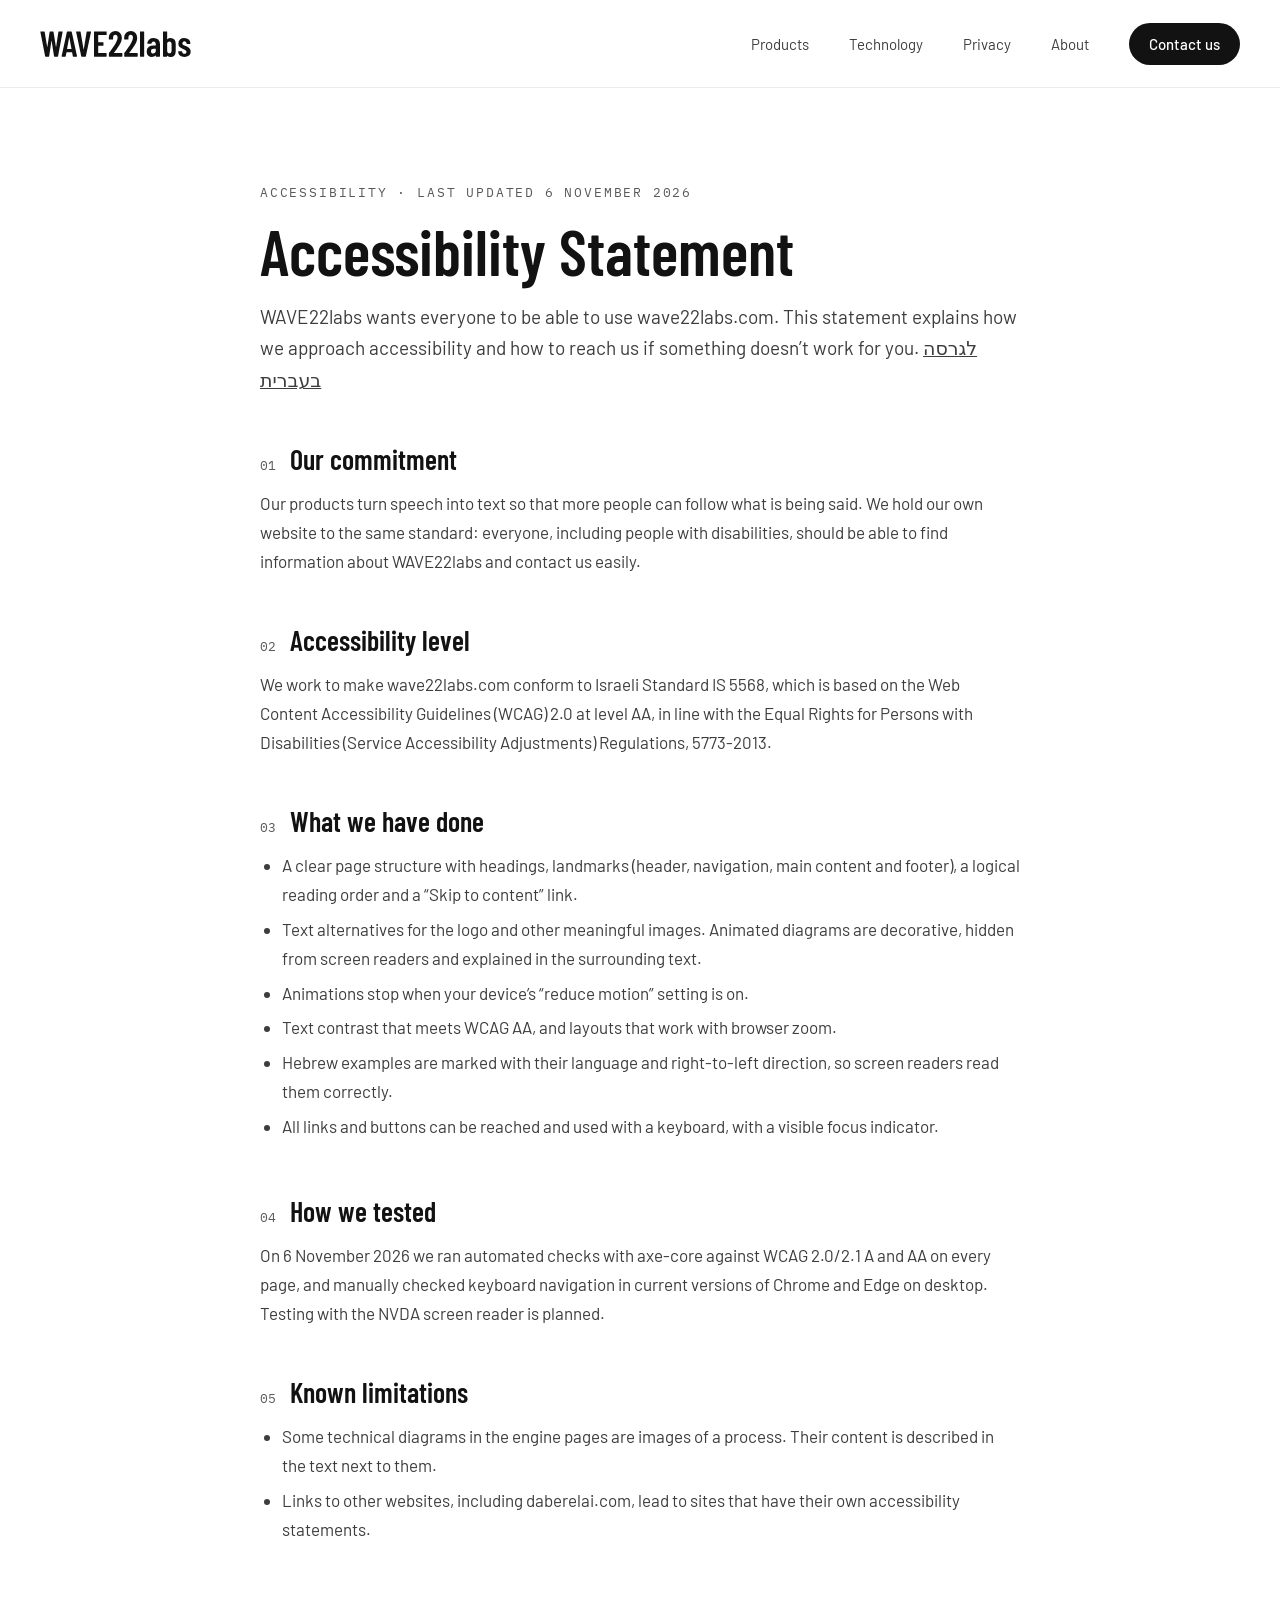
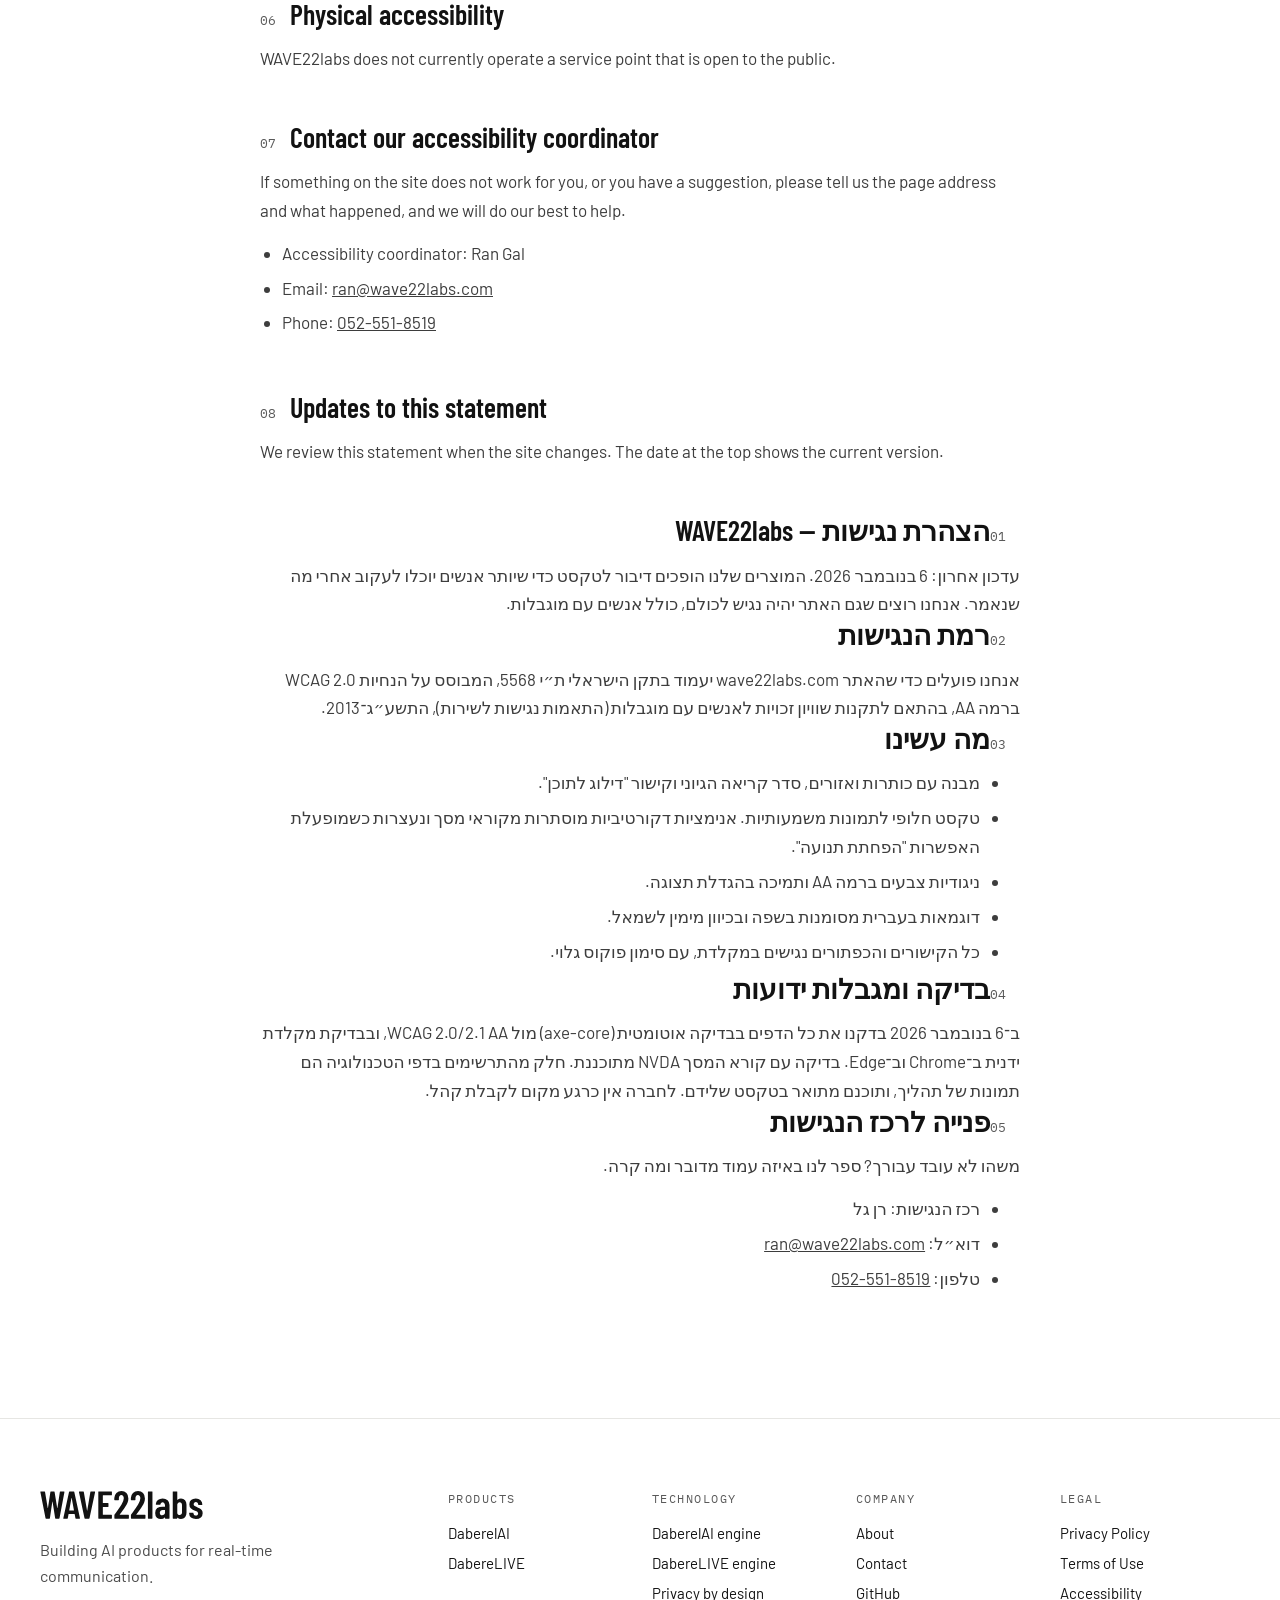
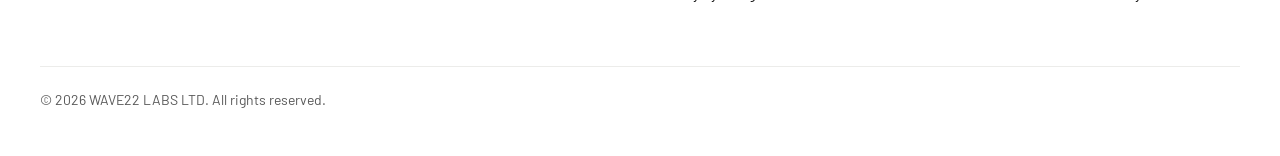
<file: accessibility.html>
<!doctype html>
<html lang="en">
<head>
<meta charset="utf-8">
<meta name="viewport" content="width=device-width, initial-scale=1">
<title>Accessibility Statement — WAVE22labs</title>
<meta name="description" content="WAVE22labs accessibility statement.">
<link rel="canonical" href="https://wave22labs.com/accessibility">
<meta property="og:type" content="website">
<meta property="og:site_name" content="WAVE22labs">
<meta property="og:title" content="Accessibility Statement — WAVE22labs">
<meta property="og:description" content="WAVE22labs accessibility statement.">
<meta property="og:url" content="https://wave22labs.com/accessibility">
<meta property="og:image" content="https://wave22labs.com/assets/brand/og.png">
<meta name="twitter:card" content="summary_large_image">
<meta name="theme-color" content="#ffffff">
<link rel="icon" href="/favicon.ico?v=4" sizes="32x32">
<link rel="icon" href="/assets/brand/favicon.svg?v=4" type="image/svg+xml">
<link rel="apple-touch-icon" href="/assets/brand/apple-touch-icon.png?v=4">
<link rel="preconnect" href="https://fonts.googleapis.com"><link rel="preconnect" href="https://fonts.gstatic.com" crossorigin><link rel="stylesheet" href="https://fonts.googleapis.com/css2?family=Barlow+Condensed:wght@400;500;600;700&amp;family=Barlow:wght@400;500&amp;family=IBM+Plex+Mono:wght@400;500;600&amp;family=Heebo:wght@400;500;600;700&amp;display=swap">
<link rel="stylesheet" href="/assets/site.css?v=2">

<meta name="robots" content="noindex">
</head>
<body>
<a class="skip" href="#main">Skip to content</a>
<header class="hdr"><div class="wrap">
<a class="hdr__logo" href="/" aria-label="WAVE22labs home"><img src="/assets/brand/wave22labs-wordmark-ink.svg" alt="WAVE22labs" width="506" height="87"></a>
<nav class="nav" aria-label="Main"><a href="/#products">Products</a><a href="/#technology">Technology</a><a href="/#privacy">Privacy</a><a href="/#about">About</a><a class="btn btn--dark" href="/#contact">Contact us</a></nav>
<details class="menu"><summary aria-label="Menu"><svg class="i-open" width="18" height="18" viewBox="0 0 24 24" fill="none" stroke="currentColor" stroke-width="1.8" stroke-linecap="round" aria-hidden="true"><path d="M4 8h16M4 16h16"/></svg><svg class="i-close" width="18" height="18" viewBox="0 0 24 24" fill="none" stroke="currentColor" stroke-width="1.8" stroke-linecap="round" aria-hidden="true"><path d="M6 6l12 12M18 6 6 18"/></svg></summary><nav class="menu__panel" aria-label="Mobile"><a href="/#products">Products</a><a href="/#technology">Technology</a><a href="/#privacy">Privacy</a><a href="/#about">About</a><a class="btn btn--dark" href="/#contact">Contact us</a></nav></details>
</div></header>
<main id="main" class="legal"><div class="wrap"><article>
<header><div class="eyebrow">Accessibility · Last updated 6 November 2026</div><h1>Accessibility Statement</h1><p>WAVE22labs wants everyone to be able to use wave22labs.com. This statement explains how we approach accessibility and how to reach us if something doesn’t work for you. <a href="#he" lang="he">לגרסה בעברית</a></p></header>
<section><h2><span>01</span>Our commitment</h2><p>Our products turn speech into text so that more people can follow what is being said. We hold our own website to the same standard: everyone, including people with disabilities, should be able to find information about WAVE22labs and contact us easily.</p></section>
<section><h2><span>02</span>Accessibility level</h2><p>We work to make wave22labs.com conform to Israeli Standard IS 5568, which is based on the Web Content Accessibility Guidelines (WCAG) 2.0 at level AA, in line with the Equal Rights for Persons with Disabilities (Service Accessibility Adjustments) Regulations, 5773-2013.</p></section>
<section><h2><span>03</span>What we have done</h2><ul><li>A clear page structure with headings, landmarks (header, navigation, main content and footer), a logical reading order and a “Skip to content” link.</li><li>Text alternatives for the logo and other meaningful images. Animated diagrams are decorative, hidden from screen readers and explained in the surrounding text.</li><li>Animations stop when your device’s “reduce motion” setting is on.</li><li>Text contrast that meets WCAG AA, and layouts that work with browser zoom.</li><li>Hebrew examples are marked with their language and right-to-left direction, so screen readers read them correctly.</li><li>All links and buttons can be reached and used with a keyboard, with a visible focus indicator.</li></ul></section>
<section><h2><span>04</span>How we tested</h2><p>On 6 November 2026 we ran automated checks with axe-core against WCAG 2.0/2.1 A and AA on every page, and manually checked keyboard navigation in current versions of Chrome and Edge on desktop. Testing with the NVDA screen reader is planned.</p></section>
<section><h2><span>05</span>Known limitations</h2><ul><li>Some technical diagrams in the engine pages are images of a process. Their content is described in the text next to them.</li><li>Links to other websites, including daberelai.com, lead to sites that have their own accessibility statements.</li></ul></section>
<section><h2><span>06</span>Physical accessibility</h2><p>WAVE22labs does not currently operate a service point that is open to the public.</p></section>
<section><h2><span>07</span>Contact our accessibility coordinator</h2><p>If something on the site does not work for you, or you have a suggestion, please tell us the page address and what happened, and we will do our best to help.</p><ul><li>Accessibility coordinator: Ran Gal</li><li>Email: <a href="mailto:ran@wave22labs.com">ran@wave22labs.com</a></li><li>Phone: <a href="tel:+972525518519">052-551-8519</a></li></ul></section>
<section><h2><span>08</span>Updates to this statement</h2><p>We review this statement when the site changes. The date at the top shows the current version.</p></section>
<div id="he" lang="he" dir="rtl">
<section><h2><span>01</span>הצהרת נגישות — WAVE22labs</h2><p>עדכון אחרון: 6 בנובמבר 2026. המוצרים שלנו הופכים דיבור לטקסט כדי שיותר אנשים יוכלו לעקוב אחרי מה שנאמר. אנחנו רוצים שגם האתר יהיה נגיש לכולם, כולל אנשים עם מוגבלות.</p></section>
<section><h2><span>02</span>רמת הנגישות</h2><p>אנחנו פועלים כדי שהאתר wave22labs.com יעמוד בתקן הישראלי ת״י 5568, המבוסס על הנחיות WCAG 2.0 ברמה AA, בהתאם לתקנות שוויון זכויות לאנשים עם מוגבלות (התאמות נגישות לשירות), התשע״ג־2013.</p></section>
<section><h2><span>03</span>מה עשינו</h2><ul><li>מבנה עם כותרות ואזורים, סדר קריאה הגיוני וקישור "דילוג לתוכן".</li><li>טקסט חלופי לתמונות משמעותיות. אנימציות דקורטיביות מוסתרות מקוראי מסך ונעצרות כשמופעלת האפשרות "הפחתת תנועה".</li><li>ניגודיות צבעים ברמה AA ותמיכה בהגדלת תצוגה.</li><li>דוגמאות בעברית מסומנות בשפה ובכיוון מימין לשמאל.</li><li>כל הקישורים והכפתורים נגישים במקלדת, עם סימון פוקוס גלוי.</li></ul></section>
<section><h2><span>04</span>בדיקה ומגבלות ידועות</h2><p>ב־6 בנובמבר 2026 בדקנו את כל הדפים בבדיקה אוטומטית (axe-core) מול WCAG 2.0/2.1 AA, ובבדיקת מקלדת ידנית ב־Chrome וב־Edge. בדיקה עם קורא המסך NVDA מתוכננת. חלק מהתרשימים בדפי הטכנולוגיה הם תמונות של תהליך, ותוכנם מתואר בטקסט שלידם. לחברה אין כרגע מקום לקבלת קהל.</p></section>
<section><h2><span>05</span>פנייה לרכז הנגישות</h2><p>משהו לא עובד עבורך? ספר לנו באיזה עמוד מדובר ומה קרה.</p><ul><li>רכז הנגישות: רן גל</li><li>דוא״ל: <a href="mailto:ran@wave22labs.com">ran@wave22labs.com</a></li><li>טלפון: <a href="tel:+972525518519" dir="ltr">052-551-8519</a></li></ul></section>
</div>
</article></div></main>
<footer class="ftr"><div class="wrap">
<div class="ftr__grid">
<div class="ftr__brand"><img src="/assets/brand/wave22labs-wordmark-ink.svg" alt="WAVE22labs" width="506" height="87"><p>Building AI products for real-time communication.</p></div>
<div class="ftr__col"><div class="ftr__lab">Products</div><a href="https://daberelai.com">DaberelAI</a><a href="/#dabere-live">DabereLIVE</a></div>
<div class="ftr__col"><div class="ftr__lab">Technology</div><a href="/daberelai-engine">DaberelAI engine</a><a href="/dabere-live-engine">DabereLIVE engine</a><a href="/#privacy">Privacy by design</a></div>
<div class="ftr__col"><div class="ftr__lab">Company</div><a href="/#about">About</a><a href="/#contact">Contact</a><a href="https://github.com/DABERELAI">GitHub</a></div>
<div class="ftr__col"><div class="ftr__lab">Legal</div><a href="/privacy">Privacy Policy</a><a href="/terms">Terms of Use</a><a href="/accessibility">Accessibility</a></div>
</div>
<div class="ftr__base"><span>© 2026 WAVE22 LABS LTD. All rights reserved.</span></div>
</div></footer>
<script src="/assets/site.js?v=2" defer></script>
</body>
</html>
</file>
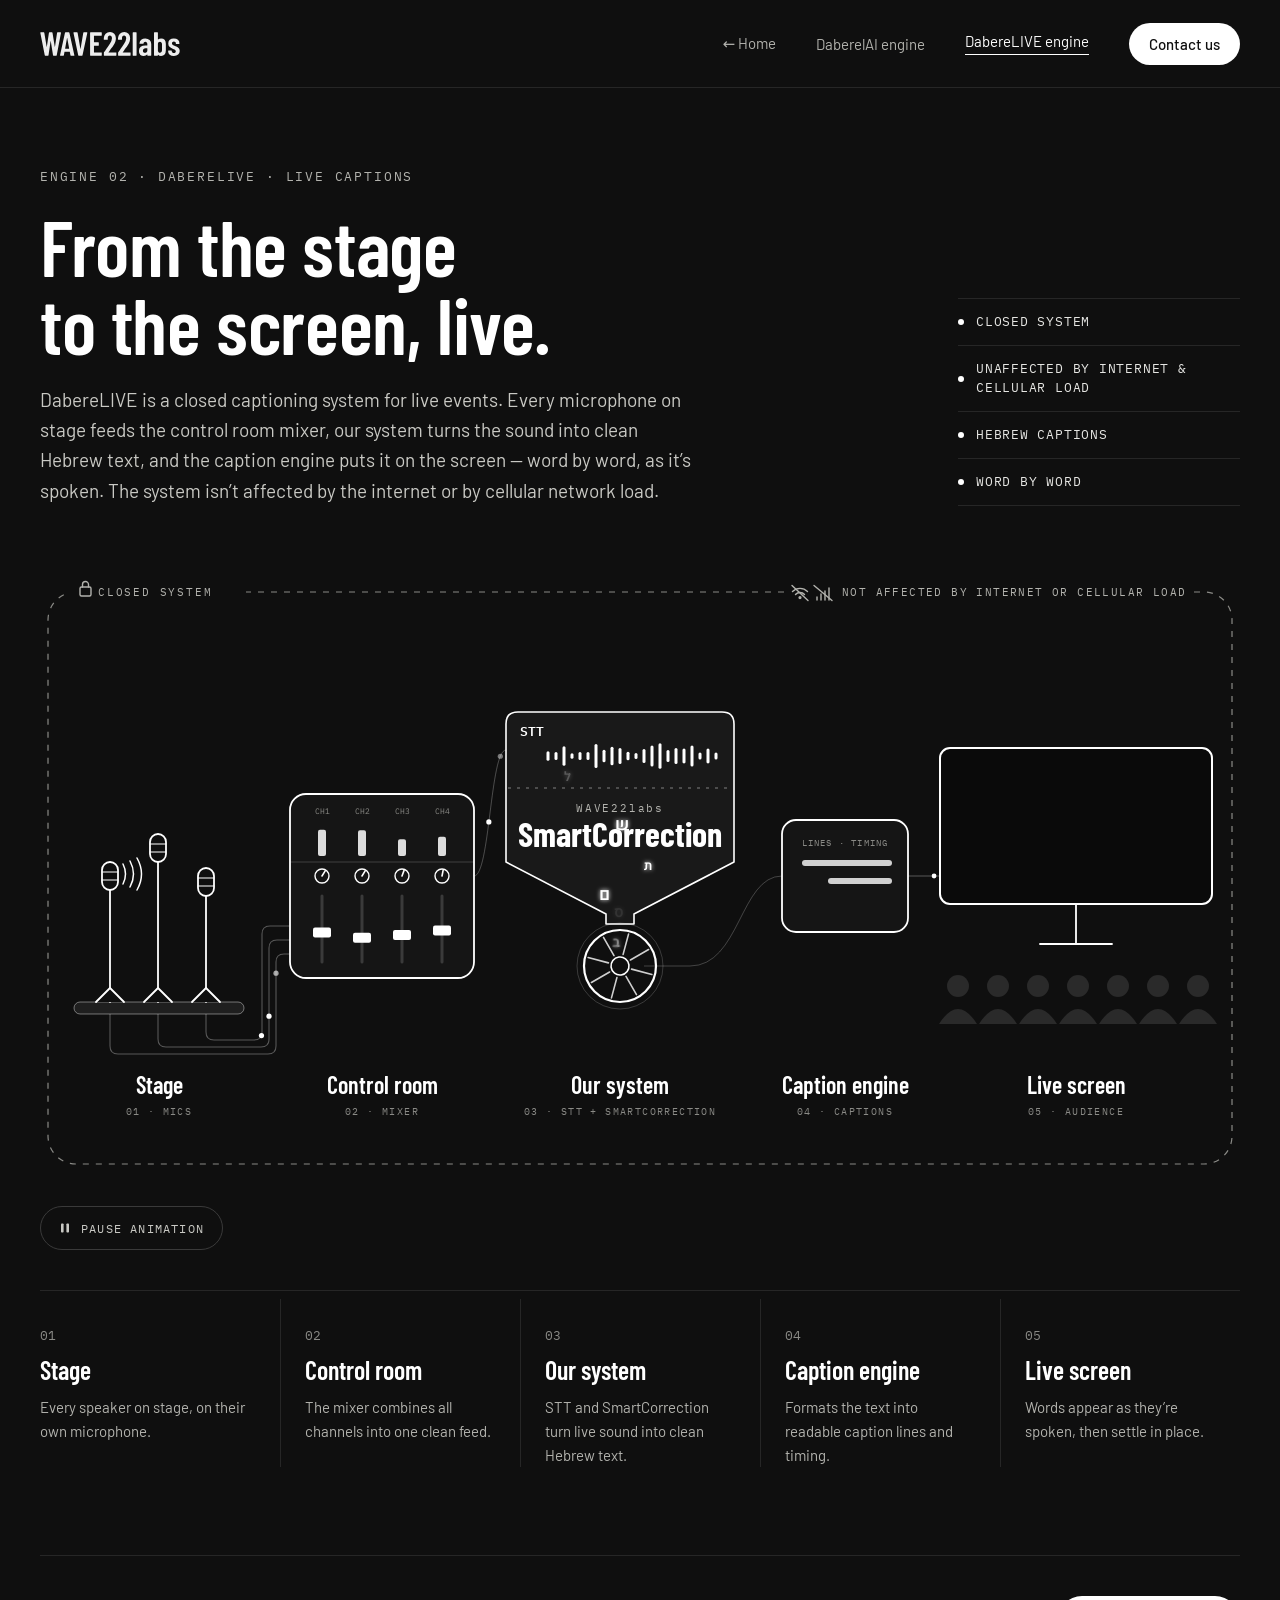
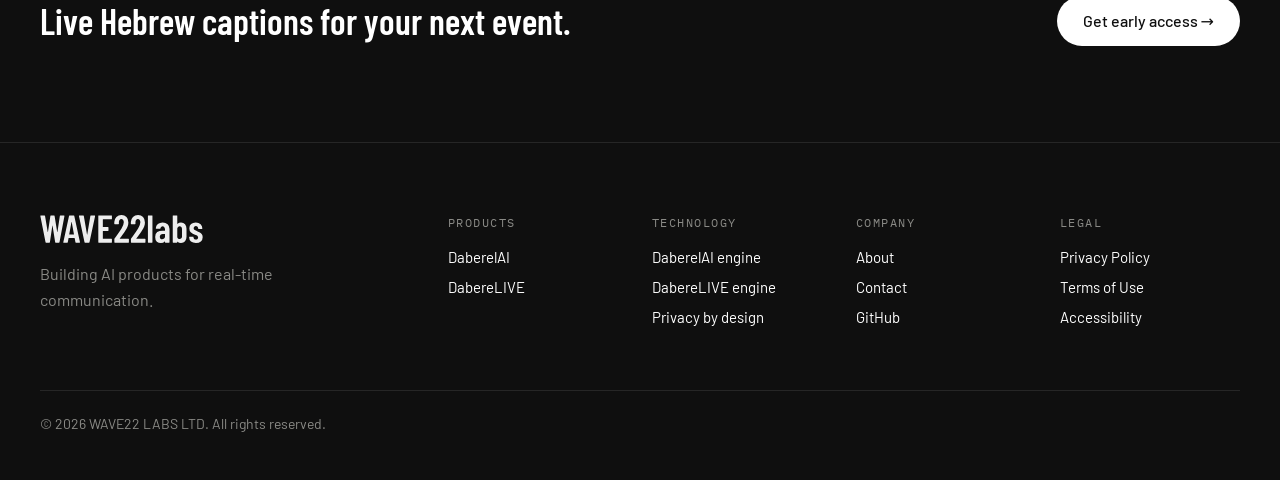
<file: dabere-live-engine.html>
<!doctype html>
<html lang="en">
<head>
<meta charset="utf-8">
<meta name="viewport" content="width=device-width, initial-scale=1">
<title>DabereLIVE engine — WAVE22labs</title>
<meta name="description" content="How DabereLIVE works: a closed captioning system for live events. Stage mics, control-room mixer, STT and SmartCorrection, caption engine, live screen — unaffected by the internet or cellular load.">
<link rel="canonical" href="https://wave22labs.com/dabere-live-engine">
<meta property="og:type" content="website">
<meta property="og:site_name" content="WAVE22labs">
<meta property="og:title" content="DabereLIVE engine — WAVE22labs">
<meta property="og:description" content="How DabereLIVE works: a closed captioning system for live events. Stage mics, control-room mixer, STT and SmartCorrection, caption engine, live screen — unaffected by the internet or cellular load.">
<meta property="og:url" content="https://wave22labs.com/dabere-live-engine">
<meta property="og:image" content="https://wave22labs.com/assets/brand/og.png">
<meta name="twitter:card" content="summary_large_image">
<meta name="theme-color" content="#0f0f0f">
<link rel="icon" href="/favicon.ico?v=4" sizes="32x32">
<link rel="icon" href="/assets/brand/favicon.svg?v=4" type="image/svg+xml">
<link rel="apple-touch-icon" href="/assets/brand/apple-touch-icon.png?v=4">
<link rel="preconnect" href="https://fonts.googleapis.com"><link rel="preconnect" href="https://fonts.gstatic.com" crossorigin><link rel="stylesheet" href="https://fonts.googleapis.com/css2?family=Barlow+Condensed:wght@400;500;600;700&amp;family=Barlow:wght@400;500&amp;family=IBM+Plex+Mono:wght@400;500;600&amp;family=Heebo:wght@400;500;600;700&amp;display=swap">
<link rel="stylesheet" href="/assets/site.css?v=2">
<style>
/* ===== DabereLIVE engine — all selectors are prefixed .dl- so they cannot leak ===== */
.dl-engine{--dl-bg:#0f0f0f;--dl-line:#262626;--dl-text:#ffffff;--dl-muted:#c9c9c4;--dl-dim:#b3b3ae;--dl-faint:#8a8a86;
  background:var(--dl-bg);color:var(--dl-text);font-family:"Barlow",system-ui,sans-serif;-webkit-font-smoothing:antialiased}
.dl-engine *{box-sizing:border-box}
.dl-wrap{max-width:1248px;margin:0 auto;padding:0 24px}
.dl-mono{font-family:"IBM Plex Mono",ui-monospace,monospace;text-transform:uppercase}

/* hero */
.dl-hero{display:grid;grid-template-columns:repeat(12,minmax(0,1fr));column-gap:24px;align-items:end;padding:80px 0 56px}
.dl-hero__main{grid-column:span 8;display:flex;flex-direction:column;gap:22px}
.dl-eyebrow{font-size:13px;letter-spacing:.14em;color:var(--dl-dim)}
.dl-h1{margin:0;font-family:"Barlow Condensed",sans-serif;font-weight:600;font-size:clamp(46px,6.2vw,80px);line-height:.98;letter-spacing:-.005em}
.dl-lead{margin:0;font-size:19px;line-height:1.6;color:var(--dl-muted);max-width:660px}
.dl-chips{grid-column:10 / span 3;list-style:none;margin:0;padding:0;border-top:1px solid var(--dl-line)}
.dl-chips li{display:flex;align-items:center;gap:12px;padding:14px 0;border-bottom:1px solid var(--dl-line);font-size:13px;letter-spacing:.06em;color:#e6e6e3}
.dl-chips li::before{content:"";width:6px;height:6px;border-radius:50%;background:#fff;flex:none}
.dl-chips li{line-height:1.4}

/* stage — desktop/tablet: horizontal 1200×620 artboard that scales with its container */
.dl-stage{position:relative;width:100%;aspect-ratio:1200 / 620;container-type:inline-size;margin:0 0 40px;padding:0}
.dl-stage__svg{position:absolute;inset:0;width:100%;height:100%;display:block}
/* live captions sit on top of the SVG screen; % = position inside the 1200×620 artboard, cqw = scales with it */
.dl-cap{position:absolute;left:76%;top:35.806%;width:20.667%;font-family:"Heebo",sans-serif;font-weight:500;font-size:2.1667cqw;line-height:1.5;text-align:center;color:#fff}
.dl-cap__line{white-space:nowrap}
.dl-w{display:inline-block;margin:0 .333cqw;opacity:0;animation:10s linear infinite}
.dl-w0{animation-name:dlcap0}.dl-w1{animation-name:dlcap1}.dl-w2{animation-name:dlcap2}.dl-w3{animation-name:dlcap3}
@keyframes dlcap0{0%,46.5%{opacity:0;color:#8a8a86}48%{opacity:1;color:#8a8a86}52.5%,93%{opacity:1;color:#fff}97%,100%{opacity:0;color:#fff}}
@keyframes dlcap1{0%,56.5%{opacity:0;color:#8a8a86}58%{opacity:1;color:#8a8a86}62.5%,93%{opacity:1;color:#fff}97%,100%{opacity:0;color:#fff}}
@keyframes dlcap2{0%,64.5%{opacity:0;color:#8a8a86}66%{opacity:1;color:#8a8a86}70.5%,93%{opacity:1;color:#fff}97%,100%{opacity:0;color:#fff}}
@keyframes dlcap3{0%,74.5%{opacity:0;color:#8a8a86}76%{opacity:1;color:#8a8a86}80.5%,93%{opacity:1;color:#fff}97%,100%{opacity:0;color:#fff}}

/* stage — mobile: the same flow, stacked top-to-bottom */
.dl-mstage{display:none;margin:0 auto 32px;padding:0;max-width:420px}
.dl-mstage__svg{display:block;width:100%;height:auto}

/* steps */
.dl-steps{list-style:none;margin:0;padding:8px 0 88px;display:grid;grid-template-columns:repeat(5,minmax(0,1fr));border-top:1px solid var(--dl-line)}
.dl-step{display:flex;flex-direction:column;gap:12px;padding:28px 24px 0}
.dl-step:first-child{padding-left:0}
.dl-step+.dl-step{border-left:1px solid var(--dl-line)}
/* the steps grid always runs left-to-right so it lines up with the diagram; text inside follows the page direction */
[dir="rtl"] .dl-step{direction:rtl}
.dl-step__n{font-size:13px;color:var(--dl-faint)}
.dl-step h3{margin:0;font-family:"Barlow Condensed",sans-serif;font-weight:600;font-size:26px;line-height:1.05}
.dl-step p{margin:0;font-size:15px;line-height:1.6;color:var(--dl-dim)}

/* call to action */
.dl-cta{display:flex;justify-content:space-between;align-items:center;gap:24px;padding:40px 0 96px;border-top:1px solid var(--dl-line)}
.dl-cta h2{margin:0;font-family:"Barlow Condensed",sans-serif;font-weight:600;font-size:36px;line-height:1.05}
.dl-btn{display:inline-block;text-decoration:none;color:#0f0f0f;background:#fff;padding:15px 26px;border-radius:999px;font-weight:500;font-size:16px;white-space:nowrap}
.dl-btn:hover{background:#e6e6e3}
.dl-engine a:focus-visible{outline:2px solid #fff;outline-offset:3px}

/* tablet */
@media (max-width:1023px){
  .dl-hero__main{grid-column:1 / -1}
  .dl-chips{grid-column:1 / -1;margin-top:32px;display:flex;gap:24px;border-bottom:1px solid var(--dl-line)}
  .dl-chips li{border-bottom:0}
  .dl-steps{grid-template-columns:repeat(2,minmax(0,1fr));row-gap:8px}
  .dl-step,.dl-step:first-child{padding:24px 24px 0 0}
  .dl-step+.dl-step{border-left:0}
}
/* mobile */
@media (max-width:719px){
  .dl-wrap{padding:0 20px}
  .dl-hero{padding:48px 0 32px}
  .dl-lead{font-size:17px}
  .dl-chips{flex-direction:column;gap:0;border-bottom:0}
  .dl-chips li{border-bottom:1px solid var(--dl-line)}
  .dl-stage{display:none}
  .dl-mstage{display:block}
  .dl-steps{grid-template-columns:1fr;padding-bottom:56px}
  .dl-step,.dl-step:first-child{padding:20px 0 0;border-left:0}
  .dl-cta{flex-direction:column;align-items:flex-start;padding:32px 0 64px}
  .dl-btn{width:100%;text-align:center}
}
/* reduced motion: captions stay visible, SVG is frozen by the script below */
@media (prefers-reduced-motion:reduce){
  html:not(.motion-on) .dl-w{animation:none;opacity:1;color:#fff}
}
</style>

</head>
<body class="dark">
<a class="skip" href="#main">Skip to content</a>
<header class="hdr hdr--dark"><div class="wrap">
<a class="hdr__logo" href="/" aria-label="WAVE22labs home"><img src="/assets/brand/wave22labs-wordmark-ink.svg" alt="WAVE22labs" width="506" height="87"></a>
<nav class="nav" aria-label="Main"><a href="/">← Home</a><a href="/daberelai-engine">DaberelAI engine</a><a href="/dabere-live-engine" aria-current="page">DabereLIVE engine</a><a class="btn btn--dark" href="/#contact">Contact us</a></nav>
<details class="menu"><summary aria-label="Menu"><svg class="i-open" width="18" height="18" viewBox="0 0 24 24" fill="none" stroke="currentColor" stroke-width="1.8" stroke-linecap="round" aria-hidden="true"><path d="M4 8h16M4 16h16"/></svg><svg class="i-close" width="18" height="18" viewBox="0 0 24 24" fill="none" stroke="currentColor" stroke-width="1.8" stroke-linecap="round" aria-hidden="true"><path d="M6 6l12 12M18 6 6 18"/></svg></summary><nav class="menu__panel" aria-label="Mobile"><a href="/">← Home</a><a href="/daberelai-engine">DaberelAI engine</a><a href="/dabere-live-engine">DabereLIVE engine</a><a class="btn btn--dark" href="/#contact">Contact us</a></nav></details>
</div></header>
<!-- ===== DabereLIVE engine — START ===== -->
<main id="main"><section class="dl-engine" data-dl-engine aria-labelledby="dl-title">
<div class="dl-wrap">
<div class="dl-hero">
<div class="dl-hero__main">
<div class="dl-eyebrow dl-mono">Engine 02 · DabereLIVE · Live captions</div>
<h1 class="dl-h1" id="dl-title">From the stage<br>to the screen, live.</h1>
<p class="dl-lead">DabereLIVE is a closed captioning system for live events. Every microphone on stage feeds the control room mixer, our system turns the sound into clean Hebrew text, and the caption engine puts it on the screen — word by word, as it’s spoken. The system isn’t affected by the internet or by cellular network load.</p>
</div>
<ul class="dl-chips dl-mono" aria-label="Key facts"><li>Closed system</li><li>Unaffected by internet &amp; cellular load</li><li>Hebrew captions</li><li>Word by word</li></ul>
</div>

<figure class="dl-stage" role="img" aria-label="Animated diagram of a closed system, not affected by the internet or by cellular network load: three microphones on stage feed the control room mixer; the mixed sound enters our system, where STT turns it into scattered letters that drain through the SmartCorrection funnel into a turning wheel; the wheel releases them in order to the caption engine, which shows the words ברוכים הבאים לכנס השנתי on the live screen in front of the audience, one word at a time, first in grey and then in white." dir="ltr">
<svg class="anim dl-anim dl-stage__svg" data-still="8.5" viewBox="0 0 1200 620" fill="none" aria-hidden="true" focusable="false">
<defs><filter id="dlGlow" x="-60%" y="-60%" width="220%" height="220%"><feGaussianBlur stdDeviation="2.2" result="b"/><feMerge><feMergeNode in="b"/><feMergeNode in="SourceGraphic"/></feMerge></filter></defs>
<rect x="8" y="30" width="1184" height="572" rx="28" stroke="#8a8a86" stroke-width="1.2" stroke-dasharray="6 7"/>
<rect x="30" y="20" width="176" height="20" fill="#0f0f0f"/>
<g stroke="#b3b3ae" stroke-width="1.4" stroke-linecap="round"><rect x="40" y="25" width="11" height="9" rx="1.5"/><path d="M42.5 25v-2.5a3 3 0 0 1 6 0v2.5"/></g>
<text x="58" y="34" font-family="IBM Plex Mono, monospace" font-size="11" fill="#b3b3ae" letter-spacing="1.8">CLOSED SYSTEM</text><rect x="744" y="20" width="410" height="20" fill="#0f0f0f"/><g stroke="#b3b3ae" stroke-width="1.4" stroke-linecap="round" fill="none"><path d="M752.5 29.5a10.5 10.5 0 0 1 15 0M755.5 32.5a6 6 0 0 1 9 0"/><circle cx="760" cy="35.6" r="0.9" fill="#b3b3ae"/><path d="M752 23.5 L768 38.5"/><path d="M777 38v-3M781 38v-6M785 38v-9M789 38v-12"/><path d="M774 23.5 L792 38.5"/></g><text x="802" y="34" font-family="IBM Plex Mono, monospace" font-size="11" fill="#b3b3ae" letter-spacing="1.4">NOT AFFECTED BY INTERNET OR CELLULAR LOAD</text>
<path d="M70 440 V 484 Q 70 492 78 492 H 228 Q 236 492 236 484 V 400 Q 236 392 244 392 H 250" stroke="#ffffff" stroke-width="1.1" opacity="0.3" stroke-linejoin="round"/><circle r="2.6" fill="#ffffff" opacity="0"><animateMotion dur="1.8s" begin="0.0s" repeatCount="indefinite" path="M70 440 V 484 Q 70 492 78 492 H 228 Q 236 492 236 484 V 400 Q 236 392 244 392 H 250"/><animate attributeName="opacity" values="0;1;1;0" keyTimes="0;0.15;0.85;1" dur="1.8s" begin="0.0s" repeatCount="indefinite"/></circle><path d="M118 440 V 477 Q 118 485 126 485 H 221 Q 229 485 229 477 V 386 Q 229 378 237 378 H 250" stroke="#ffffff" stroke-width="1.1" opacity="0.3" stroke-linejoin="round"/><circle r="2.6" fill="#ffffff" opacity="0"><animateMotion dur="1.8s" begin="0.45s" repeatCount="indefinite" path="M118 440 V 477 Q 118 485 126 485 H 221 Q 229 485 229 477 V 386 Q 229 378 237 378 H 250"/><animate attributeName="opacity" values="0;1;1;0" keyTimes="0;0.15;0.85;1" dur="1.8s" begin="0.45s" repeatCount="indefinite"/></circle><path d="M166 440 V 470 Q 166 478 174 478 H 214 Q 222 478 222 470 V 372 Q 222 364 230 364 H 250" stroke="#ffffff" stroke-width="1.1" opacity="0.3" stroke-linejoin="round"/><circle r="2.6" fill="#ffffff" opacity="0"><animateMotion dur="1.8s" begin="0.9s" repeatCount="indefinite" path="M166 440 V 470 Q 166 478 174 478 H 214 Q 222 478 222 470 V 372 Q 222 364 230 364 H 250"/><animate attributeName="opacity" values="0;1;1;0" keyTimes="0;0.15;0.85;1" dur="1.8s" begin="0.9s" repeatCount="indefinite"/></circle>
<rect x="34" y="440" width="170" height="12" rx="6" fill="#1f1f1f" stroke="#ffffff" stroke-width="1" stroke-opacity="0.4"/>
<g stroke="#ffffff" stroke-width="1.8" stroke-linecap="round" stroke-linejoin="round" fill="#0f0f0f"><rect x="62" y="300" width="16" height="28" rx="8"/><path d="M62 310h16M62 318h16" stroke-width="1"/><path d="M70 328 V 440"/><path d="M56 440 L 70 426 L 84 440"/></g><g opacity="0"><path d="M83 302 q 5 10 0 20" stroke="#ffffff" stroke-width="1.5" stroke-linecap="round" fill="none"/><path d="M90 299 q 7 13 0 26" stroke="#ffffff" stroke-width="1.5" stroke-linecap="round" fill="none"/><path d="M97 296 q 9 16 0 32" stroke="#ffffff" stroke-width="1.5" stroke-linecap="round" fill="none"/><animate attributeName="opacity" values="1;1;0;0" keyTimes="0;0.313;0.333;1" dur="6.0s" repeatCount="indefinite"/></g><g stroke="#ffffff" stroke-width="1.8" stroke-linecap="round" stroke-linejoin="round" fill="#0f0f0f"><rect x="110" y="272" width="16" height="28" rx="8"/><path d="M110 282h16M110 290h16" stroke-width="1"/><path d="M118 300 V 440"/><path d="M104 440 L 118 426 L 132 440"/></g><g opacity="0"><path d="M131 274 q 5 10 0 20" stroke="#ffffff" stroke-width="1.5" stroke-linecap="round" fill="none"/><path d="M138 271 q 7 13 0 26" stroke="#ffffff" stroke-width="1.5" stroke-linecap="round" fill="none"/><path d="M145 268 q 9 16 0 32" stroke="#ffffff" stroke-width="1.5" stroke-linecap="round" fill="none"/><animate attributeName="opacity" values="0;0;1;1;0;0" keyTimes="0;0.333;0.353;0.647;0.667;1" dur="6.0s" repeatCount="indefinite"/></g><g stroke="#ffffff" stroke-width="1.8" stroke-linecap="round" stroke-linejoin="round" fill="#0f0f0f"><rect x="158" y="306" width="16" height="28" rx="8"/><path d="M158 316h16M158 324h16" stroke-width="1"/><path d="M166 334 V 440"/><path d="M152 440 L 166 426 L 180 440"/></g><g opacity="0"><path d="M179 308 q 5 10 0 20" stroke="#ffffff" stroke-width="1.5" stroke-linecap="round" fill="none"/><path d="M186 305 q 7 13 0 26" stroke="#ffffff" stroke-width="1.5" stroke-linecap="round" fill="none"/><path d="M193 302 q 9 16 0 32" stroke="#ffffff" stroke-width="1.5" stroke-linecap="round" fill="none"/><animate attributeName="opacity" values="0;0;1;1" keyTimes="0;0.667;0.687;1" dur="6.0s" repeatCount="indefinite"/></g>
<rect x="250" y="232" width="184" height="184" rx="16" fill="#151515" stroke="#ffffff" stroke-width="1.8"/>
<path d="M250 300 H 434" stroke="#ffffff" stroke-width="1" opacity="0.18"/>
<text x="282" y="252" text-anchor="middle" font-family="IBM Plex Mono, monospace" font-size="8" fill="#8a8a86">CH1</text><rect x="278" y="271" width="8" height="23" rx="2" fill="#ffffff" opacity="0.85"><animate attributeName="height" values="23;16;29;23" dur="0.90s" repeatCount="indefinite"/><animate attributeName="y" values="271;278;265;271" dur="0.90s" repeatCount="indefinite"/></rect><circle cx="282" cy="314" r="7" stroke="#ffffff" stroke-width="1.4"/><path d="M282 314 V 308" stroke="#ffffff" stroke-width="1.6" stroke-linecap="round"><animateTransform attributeName="transform" type="rotate" values="-50 282 314;40 282 314;-50 282 314" dur="3.0s" repeatCount="indefinite"/></path><path d="M282 334 V 400" stroke="#3a3a3a" stroke-width="3" stroke-linecap="round"/><rect x="273" y="360" width="18" height="10" rx="2" fill="#ffffff"><animate attributeName="y" values="350;380;350" dur="2.2s" repeatCount="indefinite"/></rect><text x="322" y="252" text-anchor="middle" font-family="IBM Plex Mono, monospace" font-size="8" fill="#8a8a86">CH2</text><rect x="318" y="270" width="8" height="24" rx="2" fill="#ffffff" opacity="0.85"><animate attributeName="height" values="24;29;19;24" dur="1.13s" repeatCount="indefinite"/><animate attributeName="y" values="270;265;275;270" dur="1.13s" repeatCount="indefinite"/></rect><circle cx="322" cy="314" r="7" stroke="#ffffff" stroke-width="1.4"/><path d="M322 314 V 308" stroke="#ffffff" stroke-width="1.6" stroke-linecap="round"><animateTransform attributeName="transform" type="rotate" values="-50 322 314;40 322 314;-50 322 314" dur="3.6s" repeatCount="indefinite"/></path><path d="M322 334 V 400" stroke="#3a3a3a" stroke-width="3" stroke-linecap="round"/><rect x="313" y="360" width="18" height="10" rx="2" fill="#ffffff"><animate attributeName="y" values="358;374;358" dur="2.7s" repeatCount="indefinite"/></rect><text x="362" y="252" text-anchor="middle" font-family="IBM Plex Mono, monospace" font-size="8" fill="#8a8a86">CH3</text><rect x="358" y="282" width="8" height="12" rx="2" fill="#ffffff" opacity="0.85"><animate attributeName="height" values="12;20;8;12" dur="1.36s" repeatCount="indefinite"/><animate attributeName="y" values="282;274;286;282" dur="1.36s" repeatCount="indefinite"/></rect><circle cx="362" cy="314" r="7" stroke="#ffffff" stroke-width="1.4"/><path d="M362 314 V 308" stroke="#ffffff" stroke-width="1.6" stroke-linecap="round"><animateTransform attributeName="transform" type="rotate" values="-50 362 314;40 362 314;-50 362 314" dur="4.2s" repeatCount="indefinite"/></path><path d="M362 334 V 400" stroke="#3a3a3a" stroke-width="3" stroke-linecap="round"/><rect x="353" y="360" width="18" height="10" rx="2" fill="#ffffff"><animate attributeName="y" values="366;368;366" dur="3.2s" repeatCount="indefinite"/></rect><text x="402" y="252" text-anchor="middle" font-family="IBM Plex Mono, monospace" font-size="8" fill="#8a8a86">CH4</text><rect x="398" y="275" width="8" height="19" rx="2" fill="#ffffff" opacity="0.85"><animate attributeName="height" values="19;23;16;19" dur="1.59s" repeatCount="indefinite"/><animate attributeName="y" values="275;271;278;275" dur="1.59s" repeatCount="indefinite"/></rect><circle cx="402" cy="314" r="7" stroke="#ffffff" stroke-width="1.4"/><path d="M402 314 V 308" stroke="#ffffff" stroke-width="1.6" stroke-linecap="round"><animateTransform attributeName="transform" type="rotate" values="-50 402 314;40 402 314;-50 402 314" dur="4.8s" repeatCount="indefinite"/></path><path d="M402 334 V 400" stroke="#3a3a3a" stroke-width="3" stroke-linecap="round"/><rect x="393" y="360" width="18" height="10" rx="2" fill="#ffffff"><animate attributeName="y" values="374;362;374" dur="3.7s" repeatCount="indefinite"/></rect>
<path d="M434 314 C 450 314, 450 188, 466 188" stroke="#ffffff" stroke-width="1" opacity="0.25"/><circle r="2.6" fill="#ffffff" opacity="0"><animateMotion dur="1.0s" begin="0.2s" repeatCount="indefinite" path="M434 314 C 450 314, 450 188, 466 188"/><animate attributeName="opacity" values="0;1;1;0" keyTimes="0;0.15;0.85;1" dur="1.0s" begin="0.2s" repeatCount="indefinite"/></circle><circle r="2.6" fill="#ffffff" opacity="0"><animateMotion dur="1.0s" begin="0.7s" repeatCount="indefinite" path="M434 314 C 450 314, 450 188, 466 188"/><animate attributeName="opacity" values="0;1;1;0" keyTimes="0;0.15;0.85;1" dur="1.0s" begin="0.7s" repeatCount="indefinite"/></circle>
<path d="M478 150 H 682 Q 694 150 694 162 V 300 L 594 352 V 362 H 566 V 352 L 466 300 V 162 Q 466 150 478 150 Z" fill="#ffffff" fill-opacity="0.045" stroke="#ffffff" stroke-width="1.6" stroke-linejoin="round"/><path d="M468 226 H 692" stroke="#ffffff" stroke-width="1" stroke-dasharray="3 6" opacity="0.45"/>
<text x="480" y="174" font-family="IBM Plex Mono, monospace" font-size="13" font-weight="600" fill="#ffffff">STT</text>
<rect x="506.5" y="188.5" width="3" height="11" rx="1.5" fill="#ffffff"><animate attributeName="height" values="11;15;3;11" dur="1.10s" repeatCount="indefinite"/><animate attributeName="y" values="188.5;186.5;192.5;188.5" dur="1.10s" repeatCount="indefinite"/></rect><rect x="514.5" y="186.0" width="3" height="16" rx="1.5" fill="#ffffff"><animate attributeName="height" values="16;8;5;16" dur="1.23s" repeatCount="indefinite"/><animate attributeName="y" values="186.0;190.0;191.5;186.0" dur="1.23s" repeatCount="indefinite"/></rect><rect x="522.5" y="189.0" width="3" height="10" rx="1.5" fill="#ffffff"><animate attributeName="height" values="10;26;3;10" dur="1.36s" repeatCount="indefinite"/><animate attributeName="y" values="189.0;181.0;192.5;189.0" dur="1.36s" repeatCount="indefinite"/></rect><rect x="530.5" y="191.5" width="3" height="5" rx="1.5" fill="#ffffff"><animate attributeName="height" values="5;6;3;5" dur="1.49s" repeatCount="indefinite"/><animate attributeName="y" values="191.5;191.0;192.5;191.5" dur="1.49s" repeatCount="indefinite"/></rect><rect x="538.5" y="190.0" width="3" height="8" rx="1.5" fill="#ffffff"><animate attributeName="height" values="8;11;3;8" dur="1.62s" repeatCount="indefinite"/><animate attributeName="y" values="190.0;188.5;192.5;190.0" dur="1.62s" repeatCount="indefinite"/></rect><rect x="546.5" y="184.0" width="3" height="20" rx="1.5" fill="#ffffff"><animate attributeName="height" values="20;10;6;20" dur="1.10s" repeatCount="indefinite"/><animate attributeName="y" values="184.0;189.0;191.0;184.0" dur="1.10s" repeatCount="indefinite"/></rect><rect x="554.5" y="186.0" width="3" height="16" rx="1.5" fill="#ffffff"><animate attributeName="height" values="16;24;5;16" dur="1.23s" repeatCount="indefinite"/><animate attributeName="y" values="186.0;182.0;191.5;186.0" dur="1.23s" repeatCount="indefinite"/></rect><rect x="562.5" y="192.0" width="3" height="4" rx="1.5" fill="#ffffff"><animate attributeName="height" values="4;18;3;4" dur="1.36s" repeatCount="indefinite"/><animate attributeName="y" values="192.0;185.0;192.5;192.0" dur="1.36s" repeatCount="indefinite"/></rect><rect x="570.5" y="184.5" width="3" height="19" rx="1.5" fill="#ffffff"><animate attributeName="height" values="19;18;6;19" dur="1.49s" repeatCount="indefinite"/><animate attributeName="y" values="184.5;185.0;191.0;184.5" dur="1.49s" repeatCount="indefinite"/></rect><rect x="578.5" y="186.0" width="3" height="16" rx="1.5" fill="#ffffff"><animate attributeName="height" values="16;19;5;16" dur="1.62s" repeatCount="indefinite"/><animate attributeName="y" values="186.0;184.5;191.5;186.0" dur="1.62s" repeatCount="indefinite"/></rect><rect x="586.5" y="183.0" width="3" height="22" rx="1.5" fill="#ffffff"><animate attributeName="height" values="22;10;7;22" dur="1.10s" repeatCount="indefinite"/><animate attributeName="y" values="183.0;189.0;190.5;183.0" dur="1.10s" repeatCount="indefinite"/></rect><rect x="594.5" y="186.0" width="3" height="16" rx="1.5" fill="#ffffff"><animate attributeName="height" values="16;6;5;16" dur="1.23s" repeatCount="indefinite"/><animate attributeName="y" values="186.0;191.0;191.5;186.0" dur="1.23s" repeatCount="indefinite"/></rect><rect x="602.5" y="184.5" width="3" height="19" rx="1.5" fill="#ffffff"><animate attributeName="height" values="19;11;6;19" dur="1.36s" repeatCount="indefinite"/><animate attributeName="y" values="184.5;188.5;191.0;184.5" dur="1.36s" repeatCount="indefinite"/></rect><rect x="610.5" y="180.0" width="3" height="28" rx="1.5" fill="#ffffff"><animate attributeName="height" values="28;4;9;28" dur="1.49s" repeatCount="indefinite"/><animate attributeName="y" values="180.0;192.0;189.5;180.0" dur="1.49s" repeatCount="indefinite"/></rect><rect x="618.5" y="181.0" width="3" height="26" rx="1.5" fill="#ffffff"><animate attributeName="height" values="26;12;8;26" dur="1.62s" repeatCount="indefinite"/><animate attributeName="y" values="181.0;188.0;190.0;181.0" dur="1.62s" repeatCount="indefinite"/></rect><rect x="626.5" y="184.0" width="3" height="20" rx="1.5" fill="#ffffff"><animate attributeName="height" values="20;17;6;20" dur="1.10s" repeatCount="indefinite"/><animate attributeName="y" values="184.0;185.5;191.0;184.0" dur="1.10s" repeatCount="indefinite"/></rect><rect x="634.5" y="184.5" width="3" height="19" rx="1.5" fill="#ffffff"><animate attributeName="height" values="19;16;6;19" dur="1.23s" repeatCount="indefinite"/><animate attributeName="y" values="184.5;186.0;191.0;184.5" dur="1.23s" repeatCount="indefinite"/></rect><rect x="642.5" y="180.5" width="3" height="27" rx="1.5" fill="#ffffff"><animate attributeName="height" values="27;7;9;27" dur="1.36s" repeatCount="indefinite"/><animate attributeName="y" values="180.5;190.5;189.5;180.5" dur="1.36s" repeatCount="indefinite"/></rect><rect x="650.5" y="181.5" width="3" height="25" rx="1.5" fill="#ffffff"><animate attributeName="height" values="25;12;8;25" dur="1.49s" repeatCount="indefinite"/><animate attributeName="y" values="181.5;188.0;190.0;181.5" dur="1.49s" repeatCount="indefinite"/></rect><rect x="658.5" y="190.5" width="3" height="7" rx="1.5" fill="#ffffff"><animate attributeName="height" values="7;6;3;7" dur="1.62s" repeatCount="indefinite"/><animate attributeName="y" values="190.5;191.0;192.5;190.5" dur="1.62s" repeatCount="indefinite"/></rect><rect x="666.5" y="186.0" width="3" height="16" rx="1.5" fill="#ffffff"><animate attributeName="height" values="16;23;5;16" dur="1.10s" repeatCount="indefinite"/><animate attributeName="y" values="186.0;182.5;191.5;186.0" dur="1.10s" repeatCount="indefinite"/></rect><rect x="674.5" y="186.0" width="3" height="16" rx="1.5" fill="#ffffff"><animate attributeName="height" values="16;7;5;16" dur="1.23s" repeatCount="indefinite"/><animate attributeName="y" values="186.0;190.5;191.5;186.0" dur="1.23s" repeatCount="indefinite"/></rect>
<text x="580" y="250" text-anchor="middle" font-family="IBM Plex Mono, monospace" font-size="11" fill="#b3b3ae" letter-spacing="1.8">WAVE22labs</text>
<text x="580" y="285" text-anchor="middle" font-family="Barlow Condensed, sans-serif" font-weight="700" font-size="34" fill="#ffffff">SmartCorrection</text>
<circle cx="580" cy="404" r="43" stroke="#ffffff" stroke-width="1" opacity="0.18"/><circle cx="580" cy="404" r="36" fill="#0f0f0f" stroke="#ffffff" stroke-width="2.2"/><g><g stroke="#ffffff" stroke-width="1.6" stroke-linecap="round" opacity="0.8"><path d="M580 371 V 392" transform="rotate(22.5 580 404)"/><path d="M580 371 V 392" transform="rotate(67.5 580 404)"/><path d="M580 371 V 392" transform="rotate(112.5 580 404)"/><path d="M580 371 V 392" transform="rotate(157.5 580 404)"/><path d="M580 371 V 392" transform="rotate(202.5 580 404)"/><path d="M580 371 V 392" transform="rotate(247.5 580 404)"/><path d="M580 371 V 392" transform="rotate(292.5 580 404)"/><path d="M580 371 V 392" transform="rotate(337.5 580 404)"/></g><circle cx="580" cy="404" r="9" fill="#0f0f0f" stroke="#ffffff" stroke-width="1.6"/><g filter="url(#dlGlow)"><text x="580.0" y="385.0" text-anchor="middle" font-family="Heebo, sans-serif" font-size="14" font-weight="700" fill="#ffffff" opacity="0">ב<animateTransform attributeName="transform" type="rotate" from="0 580.0 380.0" to="360 580.0 380.0" dur="1.6s" repeatCount="indefinite"/><animate attributeName="opacity" values="0;0;1;1;0;0" keyTimes="0;0.1600;0.1680;0.2770;0.2800;1" dur="10.0s" repeatCount="indefinite"/></text><text x="597.0" y="392.1" text-anchor="middle" font-family="Heebo, sans-serif" font-size="14" font-weight="700" fill="#ffffff" opacity="0">ר<animateTransform attributeName="transform" type="rotate" from="0 597.0 387.0" to="360 597.0 387.0" dur="1.6s" repeatCount="indefinite"/><animate attributeName="opacity" values="0;0;1;1;0;0" keyTimes="0;0.1800;0.1880;0.2970;0.3000;1" dur="10.0s" repeatCount="indefinite"/></text><text x="604.0" y="409.0" text-anchor="middle" font-family="Heebo, sans-serif" font-size="14" font-weight="700" fill="#ffffff" opacity="0">ו<animateTransform attributeName="transform" type="rotate" from="0 604.0 404.0" to="360 604.0 404.0" dur="1.6s" repeatCount="indefinite"/><animate attributeName="opacity" values="0;0;1;1;0;0" keyTimes="0;0.2000;0.2080;0.3170;0.3200;1" dur="10.0s" repeatCount="indefinite"/></text><text x="597.0" y="426.0" text-anchor="middle" font-family="Heebo, sans-serif" font-size="14" font-weight="700" fill="#ffffff" opacity="0">כ<animateTransform attributeName="transform" type="rotate" from="0 597.0 421.0" to="360 597.0 421.0" dur="1.6s" repeatCount="indefinite"/><animate attributeName="opacity" values="0;0;1;1;0;0" keyTimes="0;0.2200;0.2280;0.3370;0.3400;1" dur="10.0s" repeatCount="indefinite"/></text><text x="580.0" y="433.0" text-anchor="middle" font-family="Heebo, sans-serif" font-size="14" font-weight="700" fill="#ffffff" opacity="0">י<animateTransform attributeName="transform" type="rotate" from="0 580.0 428.0" to="360 580.0 428.0" dur="1.6s" repeatCount="indefinite"/><animate attributeName="opacity" values="0;0;1;1;0;0" keyTimes="0;0.2400;0.2480;0.3570;0.3600;1" dur="10.0s" repeatCount="indefinite"/></text><text x="563.0" y="426.0" text-anchor="middle" font-family="Heebo, sans-serif" font-size="14" font-weight="700" fill="#ffffff" opacity="0">ם<animateTransform attributeName="transform" type="rotate" from="0 563.0 421.0" to="360 563.0 421.0" dur="1.6s" repeatCount="indefinite"/><animate attributeName="opacity" values="0;0;1;1;0;0" keyTimes="0;0.2600;0.2680;0.3770;0.3800;1" dur="10.0s" repeatCount="indefinite"/></text><text x="556.0" y="409.0" text-anchor="middle" font-family="Heebo, sans-serif" font-size="14" font-weight="700" fill="#ffffff" opacity="0">ה<animateTransform attributeName="transform" type="rotate" from="0 556.0 404.0" to="360 556.0 404.0" dur="1.6s" repeatCount="indefinite"/><animate attributeName="opacity" values="0;0;1;1;0;0" keyTimes="0;0.2800;0.2880;0.3970;0.4000;1" dur="10.0s" repeatCount="indefinite"/></text><text x="563.0" y="392.1" text-anchor="middle" font-family="Heebo, sans-serif" font-size="14" font-weight="700" fill="#ffffff" opacity="0">ב<animateTransform attributeName="transform" type="rotate" from="0 563.0 387.0" to="360 563.0 387.0" dur="1.6s" repeatCount="indefinite"/><animate attributeName="opacity" values="0;0;1;1;0;0" keyTimes="0;0.3000;0.3080;0.4170;0.4200;1" dur="10.0s" repeatCount="indefinite"/></text><text x="580.0" y="385.0" text-anchor="middle" font-family="Heebo, sans-serif" font-size="14" font-weight="700" fill="#ffffff" opacity="0">א<animateTransform attributeName="transform" type="rotate" from="0 580.0 380.0" to="360 580.0 380.0" dur="1.6s" repeatCount="indefinite"/><animate attributeName="opacity" values="0;0;1;1;0;0" keyTimes="0;0.3200;0.3280;0.4370;0.4400;1" dur="10.0s" repeatCount="indefinite"/></text><text x="597.0" y="392.1" text-anchor="middle" font-family="Heebo, sans-serif" font-size="14" font-weight="700" fill="#ffffff" opacity="0">י<animateTransform attributeName="transform" type="rotate" from="0 597.0 387.0" to="360 597.0 387.0" dur="1.6s" repeatCount="indefinite"/><animate attributeName="opacity" values="0;0;1;1;0;0" keyTimes="0;0.3400;0.3480;0.4570;0.4600;1" dur="10.0s" repeatCount="indefinite"/></text><text x="604.0" y="409.0" text-anchor="middle" font-family="Heebo, sans-serif" font-size="14" font-weight="700" fill="#ffffff" opacity="0">ם<animateTransform attributeName="transform" type="rotate" from="0 604.0 404.0" to="360 604.0 404.0" dur="1.6s" repeatCount="indefinite"/><animate attributeName="opacity" values="0;0;1;1;0;0" keyTimes="0;0.3600;0.3680;0.4770;0.4800;1" dur="10.0s" repeatCount="indefinite"/></text><text x="597.0" y="426.0" text-anchor="middle" font-family="Heebo, sans-serif" font-size="14" font-weight="700" fill="#ffffff" opacity="0">ל<animateTransform attributeName="transform" type="rotate" from="0 597.0 421.0" to="360 597.0 421.0" dur="1.6s" repeatCount="indefinite"/><animate attributeName="opacity" values="0;0;1;1;0;0" keyTimes="0;0.3800;0.3880;0.4970;0.5000;1" dur="10.0s" repeatCount="indefinite"/></text><text x="580.0" y="433.0" text-anchor="middle" font-family="Heebo, sans-serif" font-size="14" font-weight="700" fill="#ffffff" opacity="0">כ<animateTransform attributeName="transform" type="rotate" from="0 580.0 428.0" to="360 580.0 428.0" dur="1.6s" repeatCount="indefinite"/><animate attributeName="opacity" values="0;0;1;1;0;0" keyTimes="0;0.4000;0.4080;0.5170;0.5200;1" dur="10.0s" repeatCount="indefinite"/></text><text x="563.0" y="426.0" text-anchor="middle" font-family="Heebo, sans-serif" font-size="14" font-weight="700" fill="#ffffff" opacity="0">נ<animateTransform attributeName="transform" type="rotate" from="0 563.0 421.0" to="360 563.0 421.0" dur="1.6s" repeatCount="indefinite"/><animate attributeName="opacity" values="0;0;1;1;0;0" keyTimes="0;0.4200;0.4280;0.5370;0.5400;1" dur="10.0s" repeatCount="indefinite"/></text><text x="556.0" y="409.0" text-anchor="middle" font-family="Heebo, sans-serif" font-size="14" font-weight="700" fill="#ffffff" opacity="0">ס<animateTransform attributeName="transform" type="rotate" from="0 556.0 404.0" to="360 556.0 404.0" dur="1.6s" repeatCount="indefinite"/><animate attributeName="opacity" values="0;0;1;1;0;0" keyTimes="0;0.4400;0.4480;0.5570;0.5600;1" dur="10.0s" repeatCount="indefinite"/></text><text x="563.0" y="392.1" text-anchor="middle" font-family="Heebo, sans-serif" font-size="14" font-weight="700" fill="#ffffff" opacity="0">ה<animateTransform attributeName="transform" type="rotate" from="0 563.0 387.0" to="360 563.0 387.0" dur="1.6s" repeatCount="indefinite"/><animate attributeName="opacity" values="0;0;1;1;0;0" keyTimes="0;0.4600;0.4680;0.5770;0.5800;1" dur="10.0s" repeatCount="indefinite"/></text><text x="580.0" y="385.0" text-anchor="middle" font-family="Heebo, sans-serif" font-size="14" font-weight="700" fill="#ffffff" opacity="0">ש<animateTransform attributeName="transform" type="rotate" from="0 580.0 380.0" to="360 580.0 380.0" dur="1.6s" repeatCount="indefinite"/><animate attributeName="opacity" values="0;0;1;1;0;0" keyTimes="0;0.4800;0.4880;0.5970;0.6000;1" dur="10.0s" repeatCount="indefinite"/></text><text x="597.0" y="392.1" text-anchor="middle" font-family="Heebo, sans-serif" font-size="14" font-weight="700" fill="#ffffff" opacity="0">נ<animateTransform attributeName="transform" type="rotate" from="0 597.0 387.0" to="360 597.0 387.0" dur="1.6s" repeatCount="indefinite"/><animate attributeName="opacity" values="0;0;1;1;0;0" keyTimes="0;0.5000;0.5080;0.6170;0.6200;1" dur="10.0s" repeatCount="indefinite"/></text><text x="604.0" y="409.0" text-anchor="middle" font-family="Heebo, sans-serif" font-size="14" font-weight="700" fill="#ffffff" opacity="0">ת<animateTransform attributeName="transform" type="rotate" from="0 604.0 404.0" to="360 604.0 404.0" dur="1.6s" repeatCount="indefinite"/><animate attributeName="opacity" values="0;0;1;1;0;0" keyTimes="0;0.5200;0.5280;0.6370;0.6400;1" dur="10.0s" repeatCount="indefinite"/></text><text x="597.0" y="426.0" text-anchor="middle" font-family="Heebo, sans-serif" font-size="14" font-weight="700" fill="#ffffff" opacity="0">י<animateTransform attributeName="transform" type="rotate" from="0 597.0 421.0" to="360 597.0 421.0" dur="1.6s" repeatCount="indefinite"/><animate attributeName="opacity" values="0;0;1;1;0;0" keyTimes="0;0.5400;0.5480;0.6570;0.6600;1" dur="10.0s" repeatCount="indefinite"/></text></g><animateTransform attributeName="transform" type="rotate" from="0 580 404" to="-360 580 404" dur="1.6s" repeatCount="indefinite"/></g>
<text x="0" y="0" text-anchor="middle" font-family="Heebo, sans-serif" font-size="15" font-weight="600" fill="#ffffff" opacity="0" filter="url(#dlGlow)">נ<animateTransform attributeName="transform" type="translate" values="646 208;646 208;630 330;580 356;580 356" keyTimes="0;0.0200;0.0700;0.1050;1" dur="10.0s" repeatCount="indefinite"/><animate attributeName="opacity" values="0;0;1;1;0;0" keyTimes="0;0.0200;0.0320;0.0900;0.1050;1" dur="10.0s" repeatCount="indefinite"/></text><text x="0" y="0" text-anchor="middle" font-family="Heebo, sans-serif" font-size="17" font-weight="600" fill="#ffffff" opacity="0" filter="url(#dlGlow)">י<animateTransform attributeName="transform" type="translate" values="509 206;509 206;543 328;580 356;580 356" keyTimes="0;0.0400;0.0900;0.1250;1" dur="10.0s" repeatCount="indefinite"/><animate attributeName="opacity" values="0;0;1;1;0;0" keyTimes="0;0.0400;0.0520;0.1100;0.1250;1" dur="10.0s" repeatCount="indefinite"/></text><text x="0" y="0" text-anchor="middle" font-family="Heebo, sans-serif" font-size="13" font-weight="600" fill="#ffffff" opacity="0" filter="url(#dlGlow)">ם<animateTransform attributeName="transform" type="translate" values="620 217;620 217;587 330;580 356;580 356" keyTimes="0;0.0600;0.1100;0.1450;1" dur="10.0s" repeatCount="indefinite"/><animate attributeName="opacity" values="0;0;1;1;0;0" keyTimes="0;0.0600;0.0720;0.1300;0.1450;1" dur="10.0s" repeatCount="indefinite"/></text><text x="0" y="0" text-anchor="middle" font-family="Heebo, sans-serif" font-size="15" font-weight="600" fill="#ffffff" opacity="0" filter="url(#dlGlow)">ס<animateTransform attributeName="transform" type="translate" values="569 221;569 221;556 329;580 356;580 356" keyTimes="0;0.0800;0.1300;0.1650;1" dur="10.0s" repeatCount="indefinite"/><animate attributeName="opacity" values="0;0;1;1;0;0" keyTimes="0;0.0800;0.0920;0.1500;0.1650;1" dur="10.0s" repeatCount="indefinite"/></text><text x="0" y="0" text-anchor="middle" font-family="Heebo, sans-serif" font-size="17" font-weight="600" fill="#ffffff" opacity="0" filter="url(#dlGlow)">ם<animateTransform attributeName="transform" type="translate" values="637 209;637 209;555 327;580 356;580 356" keyTimes="0;0.1000;0.1500;0.1850;1" dur="10.0s" repeatCount="indefinite"/><animate attributeName="opacity" values="0;0;1;1;0;0" keyTimes="0;0.1000;0.1120;0.1700;0.1850;1" dur="10.0s" repeatCount="indefinite"/></text><text x="0" y="0" text-anchor="middle" font-family="Heebo, sans-serif" font-size="13" font-weight="600" fill="#ffffff" opacity="0" filter="url(#dlGlow)">ת<animateTransform attributeName="transform" type="translate" values="567 208;567 208;614 323;580 356;580 356" keyTimes="0;0.1200;0.1700;0.2050;1" dur="10.0s" repeatCount="indefinite"/><animate attributeName="opacity" values="0;0;1;1;0;0" keyTimes="0;0.1200;0.1320;0.1900;0.2050;1" dur="10.0s" repeatCount="indefinite"/></text><text x="0" y="0" text-anchor="middle" font-family="Heebo, sans-serif" font-size="17" font-weight="600" fill="#ffffff" opacity="0" filter="url(#dlGlow)">ש<animateTransform attributeName="transform" type="translate" values="592 219;592 219;570 325;580 356;580 356" keyTimes="0;0.1400;0.1900;0.2250;1" dur="10.0s" repeatCount="indefinite"/><animate attributeName="opacity" values="0;0;1;1;0;0" keyTimes="0;0.1400;0.1520;0.2100;0.2250;1" dur="10.0s" repeatCount="indefinite"/></text><text x="0" y="0" text-anchor="middle" font-family="Heebo, sans-serif" font-size="13" font-weight="600" fill="#ffffff" opacity="0" filter="url(#dlGlow)">ל<animateTransform attributeName="transform" type="translate" values="524 212;524 212;580 319;580 356;580 356" keyTimes="0;0.1600;0.2100;0.2450;1" dur="10.0s" repeatCount="indefinite"/><animate attributeName="opacity" values="0;0;1;1;0;0" keyTimes="0;0.1600;0.1720;0.2300;0.2450;1" dur="10.0s" repeatCount="indefinite"/></text><text x="0" y="0" text-anchor="middle" font-family="Heebo, sans-serif" font-size="13" font-weight="600" fill="#ffffff" opacity="0" filter="url(#dlGlow)">י<animateTransform attributeName="transform" type="translate" values="650 212;650 212;598 325;580 356;580 356" keyTimes="0;0.1800;0.2300;0.2650;1" dur="10.0s" repeatCount="indefinite"/><animate attributeName="opacity" values="0;0;1;1;0;0" keyTimes="0;0.1800;0.1920;0.2500;0.2650;1" dur="10.0s" repeatCount="indefinite"/></text><text x="0" y="0" text-anchor="middle" font-family="Heebo, sans-serif" font-size="15" font-weight="600" fill="#ffffff" opacity="0" filter="url(#dlGlow)">א<animateTransform attributeName="transform" type="translate" values="631 222;631 222;513 328;580 356;580 356" keyTimes="0;0.2000;0.2500;0.2850;1" dur="10.0s" repeatCount="indefinite"/><animate attributeName="opacity" values="0;0;1;1;0;0" keyTimes="0;0.2000;0.2120;0.2700;0.2850;1" dur="10.0s" repeatCount="indefinite"/></text><text x="0" y="0" text-anchor="middle" font-family="Heebo, sans-serif" font-size="17" font-weight="600" fill="#ffffff" opacity="0" filter="url(#dlGlow)">ה<animateTransform attributeName="transform" type="translate" values="562 219;562 219;583 323;580 356;580 356" keyTimes="0;0.2200;0.2700;0.3050;1" dur="10.0s" repeatCount="indefinite"/><animate attributeName="opacity" values="0;0;1;1;0;0" keyTimes="0;0.2200;0.2320;0.2900;0.3050;1" dur="10.0s" repeatCount="indefinite"/></text><text x="0" y="0" text-anchor="middle" font-family="Heebo, sans-serif" font-size="17" font-weight="600" fill="#ffffff" opacity="0" filter="url(#dlGlow)">ב<animateTransform attributeName="transform" type="translate" values="530 208;530 208;634 328;580 356;580 356" keyTimes="0;0.2400;0.2900;0.3250;1" dur="10.0s" repeatCount="indefinite"/><animate attributeName="opacity" values="0;0;1;1;0;0" keyTimes="0;0.2400;0.2520;0.3100;0.3250;1" dur="10.0s" repeatCount="indefinite"/></text><text x="0" y="0" text-anchor="middle" font-family="Heebo, sans-serif" font-size="17" font-weight="600" fill="#ffffff" opacity="0" filter="url(#dlGlow)">נ<animateTransform attributeName="transform" type="translate" values="550 209;550 209;574 322;580 356;580 356" keyTimes="0;0.2600;0.3100;0.3450;1" dur="10.0s" repeatCount="indefinite"/><animate attributeName="opacity" values="0;0;1;1;0;0" keyTimes="0;0.2600;0.2720;0.3300;0.3450;1" dur="10.0s" repeatCount="indefinite"/></text><text x="0" y="0" text-anchor="middle" font-family="Heebo, sans-serif" font-size="13" font-weight="600" fill="#ffffff" opacity="0" filter="url(#dlGlow)">ר<animateTransform attributeName="transform" type="translate" values="550 218;550 218;629 321;580 356;580 356" keyTimes="0;0.2800;0.3300;0.3650;1" dur="10.0s" repeatCount="indefinite"/><animate attributeName="opacity" values="0;0;1;1;0;0" keyTimes="0;0.2800;0.2920;0.3500;0.3650;1" dur="10.0s" repeatCount="indefinite"/></text><text x="0" y="0" text-anchor="middle" font-family="Heebo, sans-serif" font-size="13" font-weight="600" fill="#ffffff" opacity="0" filter="url(#dlGlow)">ו<animateTransform attributeName="transform" type="translate" values="652 212;652 212;639 318;580 356;580 356" keyTimes="0;0.3000;0.3500;0.3850;1" dur="10.0s" repeatCount="indefinite"/><animate attributeName="opacity" values="0;0;1;1;0;0" keyTimes="0;0.3000;0.3120;0.3700;0.3850;1" dur="10.0s" repeatCount="indefinite"/></text><text x="0" y="0" text-anchor="middle" font-family="Heebo, sans-serif" font-size="17" font-weight="600" fill="#ffffff" opacity="0" filter="url(#dlGlow)">ה<animateTransform attributeName="transform" type="translate" values="543 206;543 206;591 326;580 356;580 356" keyTimes="0;0.3200;0.3700;0.4050;1" dur="10.0s" repeatCount="indefinite"/><animate attributeName="opacity" values="0;0;1;1;0;0" keyTimes="0;0.3200;0.3320;0.3900;0.4050;1" dur="10.0s" repeatCount="indefinite"/></text><text x="0" y="0" text-anchor="middle" font-family="Heebo, sans-serif" font-size="17" font-weight="600" fill="#ffffff" opacity="0" filter="url(#dlGlow)">כ<animateTransform attributeName="transform" type="translate" values="658 215;658 215;601 324;580 356;580 356" keyTimes="0;0.3400;0.3900;0.4250;1" dur="10.0s" repeatCount="indefinite"/><animate attributeName="opacity" values="0;0;1;1;0;0" keyTimes="0;0.3400;0.3520;0.4100;0.4250;1" dur="10.0s" repeatCount="indefinite"/></text><text x="0" y="0" text-anchor="middle" font-family="Heebo, sans-serif" font-size="15" font-weight="600" fill="#ffffff" opacity="0" filter="url(#dlGlow)">כ<animateTransform attributeName="transform" type="translate" values="599 215;599 215;538 328;580 356;580 356" keyTimes="0;0.3600;0.4100;0.4450;1" dur="10.0s" repeatCount="indefinite"/><animate attributeName="opacity" values="0;0;1;1;0;0" keyTimes="0;0.3600;0.3720;0.4300;0.4450;1" dur="10.0s" repeatCount="indefinite"/></text><text x="0" y="0" text-anchor="middle" font-family="Heebo, sans-serif" font-size="17" font-weight="600" fill="#ffffff" opacity="0" filter="url(#dlGlow)">י<animateTransform attributeName="transform" type="translate" values="513 211;513 211;614 327;580 356;580 356" keyTimes="0;0.3800;0.4300;0.4650;1" dur="10.0s" repeatCount="indefinite"/><animate attributeName="opacity" values="0;0;1;1;0;0" keyTimes="0;0.3800;0.3920;0.4500;0.4650;1" dur="10.0s" repeatCount="indefinite"/></text><text x="0" y="0" text-anchor="middle" font-family="Heebo, sans-serif" font-size="13" font-weight="600" fill="#ffffff" opacity="0" filter="url(#dlGlow)">ב<animateTransform attributeName="transform" type="translate" values="601 209;601 209;618 321;580 356;580 356" keyTimes="0;0.4000;0.4500;0.4850;1" dur="10.0s" repeatCount="indefinite"/><animate attributeName="opacity" values="0;0;1;1;0;0" keyTimes="0;0.4000;0.4120;0.4700;0.4850;1" dur="10.0s" repeatCount="indefinite"/></text>
<path d="M604 404 H 650 C 700 404, 700 314, 742 314" stroke="#ffffff" stroke-width="1" opacity="0.22"/>
<rect x="742" y="258" width="126" height="112" rx="14" fill="#151515" stroke="#ffffff" stroke-width="1.8"/>
<text x="805" y="284" text-anchor="middle" font-family="IBM Plex Mono, monospace" font-size="9" fill="#8a8a86" letter-spacing="1.2">LINES · TIMING</text>
<rect x="762" y="298" width="90" height="6" rx="3" fill="#ffffff" opacity="0.8"><animate attributeName="width" values="0;90;90;0" keyTimes="0;0.4;0.8;1" dur="2.2s" repeatCount="indefinite"/><animate attributeName="x" values="852;762;762;852" keyTimes="0;0.4;0.8;1" dur="2.2s" repeatCount="indefinite"/></rect><rect x="788" y="316" width="64" height="6" rx="3" fill="#ffffff" opacity="0.8"><animate attributeName="width" values="0;64;64;0" keyTimes="0;0.4;0.8;1" dur="2.8s" repeatCount="indefinite"/><animate attributeName="x" values="852;788;788;852" keyTimes="0;0.4;0.8;1" dur="2.8s" repeatCount="indefinite"/></rect>
<g opacity="0" filter="url(#dlGlow)"><text x="0" y="0" text-anchor="middle" font-family="Heebo, sans-serif" font-size="17" font-weight="600" fill="#ffffff">ב</text><animateMotion dur="10.0s" repeatCount="indefinite" path="M604 404 H 650 C 700 404, 700 314, 742 314 H 770" keyPoints="0;0;1;1" keyTimes="0;0.2800;0.3500;1" calcMode="linear"/><animate attributeName="opacity" values="0;0;1;1;0;0" keyTimes="0;0.2800;0.2880;0.3380;0.3500;1" dur="10.0s" repeatCount="indefinite"/></g><g opacity="0" filter="url(#dlGlow)"><text x="0" y="0" text-anchor="middle" font-family="Heebo, sans-serif" font-size="17" font-weight="600" fill="#ffffff">ר</text><animateMotion dur="10.0s" repeatCount="indefinite" path="M604 404 H 650 C 700 404, 700 314, 742 314 H 770" keyPoints="0;0;1;1" keyTimes="0;0.3000;0.3700;1" calcMode="linear"/><animate attributeName="opacity" values="0;0;1;1;0;0" keyTimes="0;0.3000;0.3080;0.3580;0.3700;1" dur="10.0s" repeatCount="indefinite"/></g><g opacity="0" filter="url(#dlGlow)"><text x="0" y="0" text-anchor="middle" font-family="Heebo, sans-serif" font-size="17" font-weight="600" fill="#ffffff">ו</text><animateMotion dur="10.0s" repeatCount="indefinite" path="M604 404 H 650 C 700 404, 700 314, 742 314 H 770" keyPoints="0;0;1;1" keyTimes="0;0.3200;0.3900;1" calcMode="linear"/><animate attributeName="opacity" values="0;0;1;1;0;0" keyTimes="0;0.3200;0.3280;0.3780;0.3900;1" dur="10.0s" repeatCount="indefinite"/></g><g opacity="0" filter="url(#dlGlow)"><text x="0" y="0" text-anchor="middle" font-family="Heebo, sans-serif" font-size="17" font-weight="600" fill="#ffffff">כ</text><animateMotion dur="10.0s" repeatCount="indefinite" path="M604 404 H 650 C 700 404, 700 314, 742 314 H 770" keyPoints="0;0;1;1" keyTimes="0;0.3400;0.4100;1" calcMode="linear"/><animate attributeName="opacity" values="0;0;1;1;0;0" keyTimes="0;0.3400;0.3480;0.3980;0.4100;1" dur="10.0s" repeatCount="indefinite"/></g><g opacity="0" filter="url(#dlGlow)"><text x="0" y="0" text-anchor="middle" font-family="Heebo, sans-serif" font-size="17" font-weight="600" fill="#ffffff">י</text><animateMotion dur="10.0s" repeatCount="indefinite" path="M604 404 H 650 C 700 404, 700 314, 742 314 H 770" keyPoints="0;0;1;1" keyTimes="0;0.3600;0.4300;1" calcMode="linear"/><animate attributeName="opacity" values="0;0;1;1;0;0" keyTimes="0;0.3600;0.3680;0.4180;0.4300;1" dur="10.0s" repeatCount="indefinite"/></g><g opacity="0" filter="url(#dlGlow)"><text x="0" y="0" text-anchor="middle" font-family="Heebo, sans-serif" font-size="17" font-weight="600" fill="#ffffff">ם</text><animateMotion dur="10.0s" repeatCount="indefinite" path="M604 404 H 650 C 700 404, 700 314, 742 314 H 770" keyPoints="0;0;1;1" keyTimes="0;0.3800;0.4500;1" calcMode="linear"/><animate attributeName="opacity" values="0;0;1;1;0;0" keyTimes="0;0.3800;0.3880;0.4380;0.4500;1" dur="10.0s" repeatCount="indefinite"/></g><g opacity="0" filter="url(#dlGlow)"><text x="0" y="0" text-anchor="middle" font-family="Heebo, sans-serif" font-size="17" font-weight="600" fill="#ffffff">ה</text><animateMotion dur="10.0s" repeatCount="indefinite" path="M604 404 H 650 C 700 404, 700 314, 742 314 H 770" keyPoints="0;0;1;1" keyTimes="0;0.4000;0.4700;1" calcMode="linear"/><animate attributeName="opacity" values="0;0;1;1;0;0" keyTimes="0;0.4000;0.4080;0.4580;0.4700;1" dur="10.0s" repeatCount="indefinite"/></g><g opacity="0" filter="url(#dlGlow)"><text x="0" y="0" text-anchor="middle" font-family="Heebo, sans-serif" font-size="17" font-weight="600" fill="#ffffff">ב</text><animateMotion dur="10.0s" repeatCount="indefinite" path="M604 404 H 650 C 700 404, 700 314, 742 314 H 770" keyPoints="0;0;1;1" keyTimes="0;0.4200;0.4900;1" calcMode="linear"/><animate attributeName="opacity" values="0;0;1;1;0;0" keyTimes="0;0.4200;0.4280;0.4780;0.4900;1" dur="10.0s" repeatCount="indefinite"/></g><g opacity="0" filter="url(#dlGlow)"><text x="0" y="0" text-anchor="middle" font-family="Heebo, sans-serif" font-size="17" font-weight="600" fill="#ffffff">א</text><animateMotion dur="10.0s" repeatCount="indefinite" path="M604 404 H 650 C 700 404, 700 314, 742 314 H 770" keyPoints="0;0;1;1" keyTimes="0;0.4400;0.5100;1" calcMode="linear"/><animate attributeName="opacity" values="0;0;1;1;0;0" keyTimes="0;0.4400;0.4480;0.4980;0.5100;1" dur="10.0s" repeatCount="indefinite"/></g><g opacity="0" filter="url(#dlGlow)"><text x="0" y="0" text-anchor="middle" font-family="Heebo, sans-serif" font-size="17" font-weight="600" fill="#ffffff">י</text><animateMotion dur="10.0s" repeatCount="indefinite" path="M604 404 H 650 C 700 404, 700 314, 742 314 H 770" keyPoints="0;0;1;1" keyTimes="0;0.4600;0.5300;1" calcMode="linear"/><animate attributeName="opacity" values="0;0;1;1;0;0" keyTimes="0;0.4600;0.4680;0.5180;0.5300;1" dur="10.0s" repeatCount="indefinite"/></g><g opacity="0" filter="url(#dlGlow)"><text x="0" y="0" text-anchor="middle" font-family="Heebo, sans-serif" font-size="17" font-weight="600" fill="#ffffff">ם</text><animateMotion dur="10.0s" repeatCount="indefinite" path="M604 404 H 650 C 700 404, 700 314, 742 314 H 770" keyPoints="0;0;1;1" keyTimes="0;0.4800;0.5500;1" calcMode="linear"/><animate attributeName="opacity" values="0;0;1;1;0;0" keyTimes="0;0.4800;0.4880;0.5380;0.5500;1" dur="10.0s" repeatCount="indefinite"/></g><g opacity="0" filter="url(#dlGlow)"><text x="0" y="0" text-anchor="middle" font-family="Heebo, sans-serif" font-size="17" font-weight="600" fill="#ffffff">ל</text><animateMotion dur="10.0s" repeatCount="indefinite" path="M604 404 H 650 C 700 404, 700 314, 742 314 H 770" keyPoints="0;0;1;1" keyTimes="0;0.5000;0.5700;1" calcMode="linear"/><animate attributeName="opacity" values="0;0;1;1;0;0" keyTimes="0;0.5000;0.5080;0.5580;0.5700;1" dur="10.0s" repeatCount="indefinite"/></g><g opacity="0" filter="url(#dlGlow)"><text x="0" y="0" text-anchor="middle" font-family="Heebo, sans-serif" font-size="17" font-weight="600" fill="#ffffff">כ</text><animateMotion dur="10.0s" repeatCount="indefinite" path="M604 404 H 650 C 700 404, 700 314, 742 314 H 770" keyPoints="0;0;1;1" keyTimes="0;0.5200;0.5900;1" calcMode="linear"/><animate attributeName="opacity" values="0;0;1;1;0;0" keyTimes="0;0.5200;0.5280;0.5780;0.5900;1" dur="10.0s" repeatCount="indefinite"/></g><g opacity="0" filter="url(#dlGlow)"><text x="0" y="0" text-anchor="middle" font-family="Heebo, sans-serif" font-size="17" font-weight="600" fill="#ffffff">נ</text><animateMotion dur="10.0s" repeatCount="indefinite" path="M604 404 H 650 C 700 404, 700 314, 742 314 H 770" keyPoints="0;0;1;1" keyTimes="0;0.5400;0.6100;1" calcMode="linear"/><animate attributeName="opacity" values="0;0;1;1;0;0" keyTimes="0;0.5400;0.5480;0.5980;0.6100;1" dur="10.0s" repeatCount="indefinite"/></g><g opacity="0" filter="url(#dlGlow)"><text x="0" y="0" text-anchor="middle" font-family="Heebo, sans-serif" font-size="17" font-weight="600" fill="#ffffff">ס</text><animateMotion dur="10.0s" repeatCount="indefinite" path="M604 404 H 650 C 700 404, 700 314, 742 314 H 770" keyPoints="0;0;1;1" keyTimes="0;0.5600;0.6300;1" calcMode="linear"/><animate attributeName="opacity" values="0;0;1;1;0;0" keyTimes="0;0.5600;0.5680;0.6180;0.6300;1" dur="10.0s" repeatCount="indefinite"/></g><g opacity="0" filter="url(#dlGlow)"><text x="0" y="0" text-anchor="middle" font-family="Heebo, sans-serif" font-size="17" font-weight="600" fill="#ffffff">ה</text><animateMotion dur="10.0s" repeatCount="indefinite" path="M604 404 H 650 C 700 404, 700 314, 742 314 H 770" keyPoints="0;0;1;1" keyTimes="0;0.5800;0.6500;1" calcMode="linear"/><animate attributeName="opacity" values="0;0;1;1;0;0" keyTimes="0;0.5800;0.5880;0.6380;0.6500;1" dur="10.0s" repeatCount="indefinite"/></g><g opacity="0" filter="url(#dlGlow)"><text x="0" y="0" text-anchor="middle" font-family="Heebo, sans-serif" font-size="17" font-weight="600" fill="#ffffff">ש</text><animateMotion dur="10.0s" repeatCount="indefinite" path="M604 404 H 650 C 700 404, 700 314, 742 314 H 770" keyPoints="0;0;1;1" keyTimes="0;0.6000;0.6700;1" calcMode="linear"/><animate attributeName="opacity" values="0;0;1;1;0;0" keyTimes="0;0.6000;0.6080;0.6580;0.6700;1" dur="10.0s" repeatCount="indefinite"/></g><g opacity="0" filter="url(#dlGlow)"><text x="0" y="0" text-anchor="middle" font-family="Heebo, sans-serif" font-size="17" font-weight="600" fill="#ffffff">נ</text><animateMotion dur="10.0s" repeatCount="indefinite" path="M604 404 H 650 C 700 404, 700 314, 742 314 H 770" keyPoints="0;0;1;1" keyTimes="0;0.6200;0.6900;1" calcMode="linear"/><animate attributeName="opacity" values="0;0;1;1;0;0" keyTimes="0;0.6200;0.6280;0.6780;0.6900;1" dur="10.0s" repeatCount="indefinite"/></g><g opacity="0" filter="url(#dlGlow)"><text x="0" y="0" text-anchor="middle" font-family="Heebo, sans-serif" font-size="17" font-weight="600" fill="#ffffff">ת</text><animateMotion dur="10.0s" repeatCount="indefinite" path="M604 404 H 650 C 700 404, 700 314, 742 314 H 770" keyPoints="0;0;1;1" keyTimes="0;0.6400;0.7100;1" calcMode="linear"/><animate attributeName="opacity" values="0;0;1;1;0;0" keyTimes="0;0.6400;0.6480;0.6980;0.7100;1" dur="10.0s" repeatCount="indefinite"/></g><g opacity="0" filter="url(#dlGlow)"><text x="0" y="0" text-anchor="middle" font-family="Heebo, sans-serif" font-size="17" font-weight="600" fill="#ffffff">י</text><animateMotion dur="10.0s" repeatCount="indefinite" path="M604 404 H 650 C 700 404, 700 314, 742 314 H 770" keyPoints="0;0;1;1" keyTimes="0;0.6600;0.7300;1" calcMode="linear"/><animate attributeName="opacity" values="0;0;1;1;0;0" keyTimes="0;0.6600;0.6680;0.7180;0.7300;1" dur="10.0s" repeatCount="indefinite"/></g>
<path d="M868 314 H 900" stroke="#ffffff" stroke-width="1" opacity="0.3"/><circle r="2.4" fill="#ffffff" opacity="0"><animateMotion dur="0.9s" begin="0s" repeatCount="indefinite" path="M868 314 H 900"/><animate attributeName="opacity" values="0;1;1;0" keyTimes="0;0.15;0.85;1" dur="0.9s" begin="0s" repeatCount="indefinite"/></circle>
<rect x="900" y="186" width="272" height="156" rx="10" fill="#0a0a0a" stroke="#ffffff" stroke-width="2"/>
<path d="M1036 342 V 382 M1000 382 H 1072" stroke="#ffffff" stroke-width="1.8" stroke-linecap="round"/>
<circle cx="918" cy="424" r="11" fill="#2a2a2a"/><path d="M899 462 Q 918 432 937 462 Z" fill="#2a2a2a"/><circle cx="958" cy="424" r="11" fill="#2a2a2a"/><path d="M939 462 Q 958 432 977 462 Z" fill="#2a2a2a"/><circle cx="998" cy="424" r="11" fill="#2a2a2a"/><path d="M979 462 Q 998 432 1017 462 Z" fill="#2a2a2a"/><circle cx="1038" cy="424" r="11" fill="#2a2a2a"/><path d="M1019 462 Q 1038 432 1057 462 Z" fill="#2a2a2a"/><circle cx="1078" cy="424" r="11" fill="#2a2a2a"/><path d="M1059 462 Q 1078 432 1097 462 Z" fill="#2a2a2a"/><circle cx="1118" cy="424" r="11" fill="#2a2a2a"/><path d="M1099 462 Q 1118 432 1137 462 Z" fill="#2a2a2a"/><circle cx="1158" cy="424" r="11" fill="#2a2a2a"/><path d="M1139 462 Q 1158 432 1177 462 Z" fill="#2a2a2a"/>
<text x="119" y="532" text-anchor="middle" font-family="Barlow Condensed, sans-serif" font-weight="600" font-size="24" fill="#ffffff">Stage</text><text x="119" y="553" text-anchor="middle" font-family="IBM Plex Mono, monospace" font-size="10" fill="#8a8a86" letter-spacing="1.4">01 · MICS</text><text x="342" y="532" text-anchor="middle" font-family="Barlow Condensed, sans-serif" font-weight="600" font-size="24" fill="#ffffff">Control room</text><text x="342" y="553" text-anchor="middle" font-family="IBM Plex Mono, monospace" font-size="10" fill="#8a8a86" letter-spacing="1.4">02 · MIXER</text><text x="580" y="532" text-anchor="middle" font-family="Barlow Condensed, sans-serif" font-weight="600" font-size="24" fill="#ffffff">Our system</text><text x="580" y="553" text-anchor="middle" font-family="IBM Plex Mono, monospace" font-size="10" fill="#8a8a86" letter-spacing="1.4">03 · STT + SMARTCORRECTION</text><text x="805" y="532" text-anchor="middle" font-family="Barlow Condensed, sans-serif" font-weight="600" font-size="24" fill="#ffffff">Caption engine</text><text x="805" y="553" text-anchor="middle" font-family="IBM Plex Mono, monospace" font-size="10" fill="#8a8a86" letter-spacing="1.4">04 · CAPTIONS</text><text x="1036" y="532" text-anchor="middle" font-family="Barlow Condensed, sans-serif" font-weight="600" font-size="24" fill="#ffffff">Live screen</text><text x="1036" y="553" text-anchor="middle" font-family="IBM Plex Mono, monospace" font-size="10" fill="#8a8a86" letter-spacing="1.4">05 · AUDIENCE</text>
</svg>
<div class="dl-cap" dir="rtl" lang="he" aria-hidden="true"><div class="dl-cap__line"><span class="dl-w dl-w0">ברוכים</span><span class="dl-w dl-w1">הבאים</span></div><div class="dl-cap__line"><span class="dl-w dl-w2">לכנס</span><span class="dl-w dl-w3">השנתי</span></div></div>
</figure>

<figure class="dl-mstage" role="img" aria-label="Animated diagram of a closed system, not affected by the internet or by cellular network load: three microphones on stage feed the control room mixer; the mixed sound enters our system, where STT turns it into scattered letters that drain through the SmartCorrection funnel into a turning wheel; the wheel releases them in order to the caption engine, which shows the words ברוכים הבאים לכנס השנתי on the live screen in front of the audience, one word at a time, first in grey and then in white." dir="ltr">
<svg class="anim dl-anim dl-mstage__svg" data-still="8.5" viewBox="0 0 308 416" fill="none" aria-hidden="true" focusable="false">
<rect x="1" y="1" width="306" height="402" rx="16" stroke="#8a8a86" stroke-width="1" stroke-dasharray="4 5"/>
<g stroke="#b3b3ae" stroke-width="1.2" stroke-linecap="round" fill="none"><rect x="14" y="13" width="8" height="7" rx="1.5"/><path d="M15.5 13v-2a2.5 2.5 0 0 1 5 0v2"/></g>
<text x="28" y="20" font-family="IBM Plex Mono, monospace" font-size="8" fill="#b3b3ae" letter-spacing="1.4">CLOSED SYSTEM</text>
<rect x="16" y="112" width="94" height="7" rx="3.5" fill="#262626"/>
<g stroke="#ffffff" stroke-width="1.4" stroke-linecap="round" fill="#0f0f0f"><rect x="31" y="58" width="10" height="18" rx="5"/><path d="M36 76 V 112 M28 112 L36 105 L44 112"/></g><g stroke="#ffffff" stroke-width="1.4" stroke-linecap="round" fill="#0f0f0f"><rect x="58" y="46" width="10" height="18" rx="5"/><path d="M63 64 V 112 M55 112 L63 105 L71 112"/></g><g stroke="#ffffff" stroke-width="1.4" stroke-linecap="round" fill="#0f0f0f"><rect x="85" y="62" width="10" height="18" rx="5"/><path d="M90 80 V 112 M82 112 L90 105 L98 112"/></g>
<path d="M110 116 H 150 V 74 H 196" stroke="#ffffff" opacity="0.25"/><path d="M244 106 V 170 H 204" stroke="#ffffff" opacity="0.25"/>
<path d="M139 260 H 58 V 300" stroke="#ffffff" opacity="0.25"/><path d="M92 324 H 168" stroke="#ffffff" opacity="0.25"/>
<rect x="196" y="44" width="96" height="62" rx="9" fill="#0f0f0f" stroke="#ffffff" stroke-width="1.4"/><path d="M214 58 V 92" stroke="#3a3a3a" stroke-width="2.4" stroke-linecap="round"/><rect x="208" y="70" width="12" height="6" rx="1.5" fill="#ffffff"><animate attributeName="y" values="62;82;62" dur="2.0s" repeatCount="indefinite"/></rect><path d="M234 58 V 92" stroke="#3a3a3a" stroke-width="2.4" stroke-linecap="round"/><rect x="228" y="70" width="12" height="6" rx="1.5" fill="#ffffff"><animate attributeName="y" values="69;76;69" dur="2.4s" repeatCount="indefinite"/></rect><path d="M254 58 V 92" stroke="#3a3a3a" stroke-width="2.4" stroke-linecap="round"/><rect x="248" y="70" width="12" height="6" rx="1.5" fill="#ffffff"><animate attributeName="y" values="76;70;76" dur="2.8s" repeatCount="indefinite"/></rect><path d="M274 58 V 92" stroke="#3a3a3a" stroke-width="2.4" stroke-linecap="round"/><rect x="268" y="70" width="12" height="6" rx="1.5" fill="#ffffff"><animate attributeName="y" values="83;64;83" dur="3.2s" repeatCount="indefinite"/></rect>
<path d="M111 156 H 197 Q 204 156 204 163 V 216 L 160 238 V 243 H 148 V 238 L 104 216 V 163 Q 104 156 111 156 Z" fill="#ffffff" fill-opacity="0.05" stroke="#ffffff" stroke-width="1.3" stroke-linejoin="round"/><path d="M104 184 H 204" stroke="#ffffff" stroke-width="1" opacity="0.35"/><g><rect x="116.8" y="167.0" width="2.4" height="6" rx="1.2" fill="#ffffff"><animate attributeName="height" values="6;4;6" dur="0.9s" repeatCount="indefinite"/><animate attributeName="y" values="167.0;168.0;167.0" dur="0.9s" repeatCount="indefinite"/></rect><rect x="122.8" y="164.0" width="2.4" height="12" rx="1.2" fill="#ffffff"><animate attributeName="height" values="12;7;12" dur="1.1s" repeatCount="indefinite"/><animate attributeName="y" values="164.0;166.5;164.0" dur="1.1s" repeatCount="indefinite"/></rect><rect x="128.8" y="161.0" width="2.4" height="18" rx="1.2" fill="#ffffff"><animate attributeName="height" values="18;10;18" dur="1.3s" repeatCount="indefinite"/><animate attributeName="y" values="161.0;165.0;161.0" dur="1.3s" repeatCount="indefinite"/></rect><rect x="134.8" y="165.0" width="2.4" height="10" rx="1.2" fill="#ffffff"><animate attributeName="height" values="10;6;10" dur="0.9s" repeatCount="indefinite"/><animate attributeName="y" values="165.0;167.0;165.0" dur="0.9s" repeatCount="indefinite"/></rect><rect x="140.8" y="162.0" width="2.4" height="16" rx="1.2" fill="#ffffff"><animate attributeName="height" values="16;9;16" dur="1.1s" repeatCount="indefinite"/><animate attributeName="y" values="162.0;165.5;162.0" dur="1.1s" repeatCount="indefinite"/></rect><rect x="146.8" y="166.0" width="2.4" height="8" rx="1.2" fill="#ffffff"><animate attributeName="height" values="8;4;8" dur="1.3s" repeatCount="indefinite"/><animate attributeName="y" values="166.0;168.0;166.0" dur="1.3s" repeatCount="indefinite"/></rect><rect x="152.8" y="163.0" width="2.4" height="14" rx="1.2" fill="#ffffff"><animate attributeName="height" values="14;8;14" dur="0.9s" repeatCount="indefinite"/><animate attributeName="y" values="163.0;166.0;163.0" dur="0.9s" repeatCount="indefinite"/></rect><rect x="158.8" y="167.0" width="2.4" height="6" rx="1.2" fill="#ffffff"><animate attributeName="height" values="6;4;6" dur="1.1s" repeatCount="indefinite"/><animate attributeName="y" values="167.0;168.0;167.0" dur="1.1s" repeatCount="indefinite"/></rect><rect x="164.8" y="163.5" width="2.4" height="13" rx="1.2" fill="#ffffff"><animate attributeName="height" values="13;7;13" dur="1.3s" repeatCount="indefinite"/><animate attributeName="y" values="163.5;166.5;163.5" dur="1.3s" repeatCount="indefinite"/></rect><rect x="170.8" y="165.5" width="2.4" height="9" rx="1.2" fill="#ffffff"><animate attributeName="height" values="9;5;9" dur="0.9s" repeatCount="indefinite"/><animate attributeName="y" values="165.5;167.5;165.5" dur="0.9s" repeatCount="indefinite"/></rect><rect x="176.8" y="162.5" width="2.4" height="15" rx="1.2" fill="#ffffff"><animate attributeName="height" values="15;8;15" dur="1.1s" repeatCount="indefinite"/><animate attributeName="y" values="162.5;166.0;162.5" dur="1.1s" repeatCount="indefinite"/></rect><rect x="182.8" y="166.5" width="2.4" height="7" rx="1.2" fill="#ffffff"><animate attributeName="height" values="7;4;7" dur="1.3s" repeatCount="indefinite"/><animate attributeName="y" values="166.5;168.0;166.5" dur="1.3s" repeatCount="indefinite"/></rect><rect x="188.8" y="165.0" width="2.4" height="10" rx="1.2" fill="#ffffff"><animate attributeName="height" values="10;6;10" dur="0.9s" repeatCount="indefinite"/><animate attributeName="y" values="165.0;167.0;165.0" dur="0.9s" repeatCount="indefinite"/></rect></g><text x="0" y="3.6" text-anchor="middle" font-family="Heebo, sans-serif" font-size="10" font-weight="600" fill="#ffffff" opacity="0">ר<animateMotion dur="1.8s" begin="0.2s" repeatCount="indefinite" path="M120 188 Q 120 216 154 240"/><animate attributeName="opacity" values="0;0.85;0.85;0" keyTimes="0;0.15;0.8;1" dur="1.8s" begin="0.2s" repeatCount="indefinite"/></text><text x="0" y="3.6" text-anchor="middle" font-family="Heebo, sans-serif" font-size="10" font-weight="600" fill="#ffffff" opacity="0">ב<animateMotion dur="1.8s" begin="0.8s" repeatCount="indefinite" path="M188 188 Q 188 216 154 240"/><animate attributeName="opacity" values="0;0.85;0.85;0" keyTimes="0;0.15;0.8;1" dur="1.8s" begin="0.8s" repeatCount="indefinite"/></text><text x="0" y="3.6" text-anchor="middle" font-family="Heebo, sans-serif" font-size="10" font-weight="600" fill="#ffffff" opacity="0">ם<animateMotion dur="1.8s" begin="1.3s" repeatCount="indefinite" path="M136 188 Q 136 216 154 240"/><animate attributeName="opacity" values="0;0.85;0.85;0" keyTimes="0;0.15;0.8;1" dur="1.8s" begin="1.3s" repeatCount="indefinite"/></text><text x="0" y="3.6" text-anchor="middle" font-family="Heebo, sans-serif" font-size="10" font-weight="600" fill="#ffffff" opacity="0">ה<animateMotion dur="1.8s" begin="0.5s" repeatCount="indefinite" path="M172 188 Q 172 216 154 240"/><animate attributeName="opacity" values="0;0.85;0.85;0" keyTimes="0;0.15;0.8;1" dur="1.8s" begin="0.5s" repeatCount="indefinite"/></text><text x="154" y="206" text-anchor="middle" font-family="Barlow Condensed, sans-serif" font-weight="700" font-size="12.5" fill="#ffffff" stroke="#0f0f0f" stroke-width="3" paint-order="stroke" stroke-linejoin="round">SmartCorrection</text>
<circle cx="154" cy="260" r="15" fill="#0f0f0f" stroke="#ffffff" stroke-width="1.6"/><g stroke="#ffffff" stroke-width="1.2" stroke-linecap="round" opacity="0.85"><path d="M154 247 V 255" transform="rotate(0 154 260)"/><path d="M154 247 V 255" transform="rotate(45 154 260)"/><path d="M154 247 V 255" transform="rotate(90 154 260)"/><path d="M154 247 V 255" transform="rotate(135 154 260)"/><path d="M154 247 V 255" transform="rotate(180 154 260)"/><path d="M154 247 V 255" transform="rotate(225 154 260)"/><path d="M154 247 V 255" transform="rotate(270 154 260)"/><path d="M154 247 V 255" transform="rotate(315 154 260)"/><animateTransform attributeName="transform" type="rotate" from="0 154 260" to="-360 154 260" dur="1.6s" repeatCount="indefinite"/></g><circle cx="154" cy="260" r="4" fill="#0f0f0f" stroke="#ffffff" stroke-width="1.2"/>
<rect x="24" y="300" width="68" height="48" rx="8" fill="#0f0f0f" stroke="#ffffff" stroke-width="1.4"/>
<rect x="36" y="316" width="44" height="4" rx="2" fill="#ffffff" opacity="0.8"/><rect x="46" y="326" width="34" height="4" rx="2" fill="#ffffff" opacity="0.8"/>
<rect x="168" y="286" width="124" height="72" rx="6" fill="#0a0a0a" stroke="#ffffff" stroke-width="1.6"/>
<text x="253.9" y="314" text-anchor="middle" font-family="Heebo, sans-serif" font-size="15" font-weight="500" fill="#8a8a86" opacity="0">ברוכים<animate attributeName="opacity" values="0;0;1;1;0;0" keyTimes="0;0.465;0.480;0.930;0.970;1" dur="10s" repeatCount="indefinite"/><animate attributeName="fill" values="#8a8a86;#8a8a86;#ffffff;#ffffff" keyTimes="0;0.480;0.525;1" dur="10s" repeatCount="indefinite"/></text><text x="205.5" y="314" text-anchor="middle" font-family="Heebo, sans-serif" font-size="15" font-weight="500" fill="#8a8a86" opacity="0">הבאים<animate attributeName="opacity" values="0;0;1;1;0;0" keyTimes="0;0.565;0.580;0.930;0.970;1" dur="10s" repeatCount="indefinite"/><animate attributeName="fill" values="#8a8a86;#8a8a86;#ffffff;#ffffff" keyTimes="0;0.580;0.625;1" dur="10s" repeatCount="indefinite"/></text><text x="253.8" y="338" text-anchor="middle" font-family="Heebo, sans-serif" font-size="15" font-weight="500" fill="#8a8a86" opacity="0">לכנס<animate attributeName="opacity" values="0;0;1;1;0;0" keyTimes="0;0.645;0.660;0.930;0.970;1" dur="10s" repeatCount="indefinite"/><animate attributeName="fill" values="#8a8a86;#8a8a86;#ffffff;#ffffff" keyTimes="0;0.660;0.705;1" dur="10s" repeatCount="indefinite"/></text><text x="211.1" y="338" text-anchor="middle" font-family="Heebo, sans-serif" font-size="15" font-weight="500" fill="#8a8a86" opacity="0">השנתי<animate attributeName="opacity" values="0;0;1;1;0;0" keyTimes="0;0.745;0.760;0.930;0.970;1" dur="10s" repeatCount="indefinite"/><animate attributeName="fill" values="#8a8a86;#8a8a86;#ffffff;#ffffff" keyTimes="0;0.760;0.805;1" dur="10s" repeatCount="indefinite"/></text>
<circle cx="190" cy="372" r="4.5" fill="#2a2a2a"/><path d="M182 386 Q 190 373 198 386 Z" fill="#2a2a2a"/><circle cx="206" cy="372" r="4.5" fill="#2a2a2a"/><path d="M198 386 Q 206 373 214 386 Z" fill="#2a2a2a"/><circle cx="222" cy="372" r="4.5" fill="#2a2a2a"/><path d="M214 386 Q 222 373 230 386 Z" fill="#2a2a2a"/><circle cx="238" cy="372" r="4.5" fill="#2a2a2a"/><path d="M230 386 Q 238 373 246 386 Z" fill="#2a2a2a"/><circle cx="254" cy="372" r="4.5" fill="#2a2a2a"/><path d="M246 386 Q 254 373 262 386 Z" fill="#2a2a2a"/><circle cx="270" cy="372" r="4.5" fill="#2a2a2a"/><path d="M262 386 Q 270 373 278 386 Z" fill="#2a2a2a"/>
<rect x="22" y="395" width="264" height="16" fill="#0f0f0f"/><g stroke="#b3b3ae" stroke-width="1.1" stroke-linecap="round" fill="none"><path d="M29.5 401.5a7 7 0 0 1 10 0M31.5 403.7a4 4 0 0 1 6 0"/><path d="M29 398 L40 408"/><path d="M45 408v-2M48 408v-4M51 408v-6M54 408v-8"/><path d="M43 398 L56 408"/></g><text x="61" y="406.5" font-family="IBM Plex Mono, monospace" font-size="7.3" fill="#b3b3ae" letter-spacing="0.9">NOT AFFECTED BY INTERNET OR CELLULAR LOAD</text>
<text x="63" y="136" text-anchor="middle" font-family="IBM Plex Mono, monospace" font-size="7.5" fill="#8a8a86" letter-spacing="1.2">01 · STAGE</text><text x="244" y="36" text-anchor="middle" font-family="IBM Plex Mono, monospace" font-size="7.5" fill="#8a8a86" letter-spacing="1.2">02 · CONTROL ROOM</text><text x="154" y="146" text-anchor="middle" font-family="IBM Plex Mono, monospace" font-size="7.5" fill="#8a8a86" letter-spacing="1.2">03 · OUR SYSTEM</text><text x="58" y="364" text-anchor="middle" font-family="IBM Plex Mono, monospace" font-size="7.5" fill="#8a8a86" letter-spacing="1.2">04 · CAPTIONS</text><text x="230" y="279" text-anchor="middle" font-family="IBM Plex Mono, monospace" font-size="7.5" fill="#8a8a86" letter-spacing="1.2">05 · LIVE SCREEN</text>
<circle r="2.6" fill="#ffffff" opacity="0"><animateMotion dur="1.4s" begin="0s" repeatCount="indefinite" path="M110 116 H 150 V 74 H 196"/><animate attributeName="opacity" values="0;1;1;0" keyTimes="0;0.12;0.88;1" dur="1.4s" begin="0s" repeatCount="indefinite"/></circle><circle r="2.6" fill="#ffffff" opacity="0"><animateMotion dur="1.4s" begin="0.7s" repeatCount="indefinite" path="M110 116 H 150 V 74 H 196"/><animate attributeName="opacity" values="0;1;1;0" keyTimes="0;0.12;0.88;1" dur="1.4s" begin="0.7s" repeatCount="indefinite"/></circle>
<circle r="2.6" fill="#ffffff" opacity="0"><animateMotion dur="1.2s" begin="0.3s" repeatCount="indefinite" path="M244 106 V 170 H 204"/><animate attributeName="opacity" values="0;1;1;0" keyTimes="0;0.12;0.88;1" dur="1.2s" begin="0.3s" repeatCount="indefinite"/></circle>
<text x="0" y="5.0" text-anchor="middle" font-family="Heebo, sans-serif" font-size="14" font-weight="600" fill="#ffffff" opacity="0">ב<animateMotion dur="1.8s" begin="0.2s" repeatCount="indefinite" path="M139 260 H 58 V 300"/><animate attributeName="opacity" values="0;1;1;0" keyTimes="0;0.15;0.8;1" dur="1.8s" begin="0.2s" repeatCount="indefinite"/></text><text x="0" y="5.0" text-anchor="middle" font-family="Heebo, sans-serif" font-size="14" font-weight="600" fill="#ffffff" opacity="0">ר<animateMotion dur="1.8s" begin="1.1s" repeatCount="indefinite" path="M139 260 H 58 V 300"/><animate attributeName="opacity" values="0;1;1;0" keyTimes="0;0.15;0.8;1" dur="1.8s" begin="1.1s" repeatCount="indefinite"/></text>
<circle r="2.6" fill="#ffffff" opacity="0"><animateMotion dur="0.8s" begin="0.6s" repeatCount="indefinite" path="M92 324 H 168"/><animate attributeName="opacity" values="0;1;1;0" keyTimes="0;0.12;0.88;1" dur="0.8s" begin="0.6s" repeatCount="indefinite"/></circle>
</svg>
</figure>

<ol class="dl-steps" dir="ltr" aria-label="How DabereLIVE works"><li class="dl-step"><span class="dl-step__n dl-mono">01</span><h3>Stage</h3><p>Every speaker on stage, on their own microphone.</p></li><li class="dl-step"><span class="dl-step__n dl-mono">02</span><h3>Control room</h3><p>The mixer combines all channels into one clean feed.</p></li><li class="dl-step"><span class="dl-step__n dl-mono">03</span><h3>Our system</h3><p>STT and SmartCorrection turn live sound into clean Hebrew text.</p></li><li class="dl-step"><span class="dl-step__n dl-mono">04</span><h3>Caption engine</h3><p>Formats the text into readable caption lines and timing.</p></li><li class="dl-step"><span class="dl-step__n dl-mono">05</span><h3>Live screen</h3><p>Words appear as they’re spoken, then settle in place.</p></li></ol>

<div class="dl-cta">
<h2>Live Hebrew captions for your next event.</h2>
<a class="dl-btn" href="mailto:hello@wave22labs.com?subject=DabereLIVE%20early%20access">Get early access →</a>
</div>
</div>
</section>
</main>
<footer class="ftr ftr--dark"><div class="wrap">
<div class="ftr__grid">
<div class="ftr__brand"><img src="/assets/brand/wave22labs-wordmark-ink.svg" alt="WAVE22labs" width="506" height="87"><p>Building AI products for real-time communication.</p></div>
<div class="ftr__col"><div class="ftr__lab">Products</div><a href="https://daberelai.com">DaberelAI</a><a href="/#dabere-live">DabereLIVE</a></div>
<div class="ftr__col"><div class="ftr__lab">Technology</div><a href="/daberelai-engine">DaberelAI engine</a><a href="/dabere-live-engine">DabereLIVE engine</a><a href="/#privacy">Privacy by design</a></div>
<div class="ftr__col"><div class="ftr__lab">Company</div><a href="/#about">About</a><a href="/#contact">Contact</a><a href="https://github.com/DABERELAI">GitHub</a></div>
<div class="ftr__col"><div class="ftr__lab">Legal</div><a href="/privacy">Privacy Policy</a><a href="/terms">Terms of Use</a><a href="/accessibility">Accessibility</a></div>
</div>
<div class="ftr__base"><span>© 2026 WAVE22 LABS LTD. All rights reserved.</span></div>
</div></footer>
<script src="/assets/site.js?v=2" defer></script>
</body>
</html>
</file>
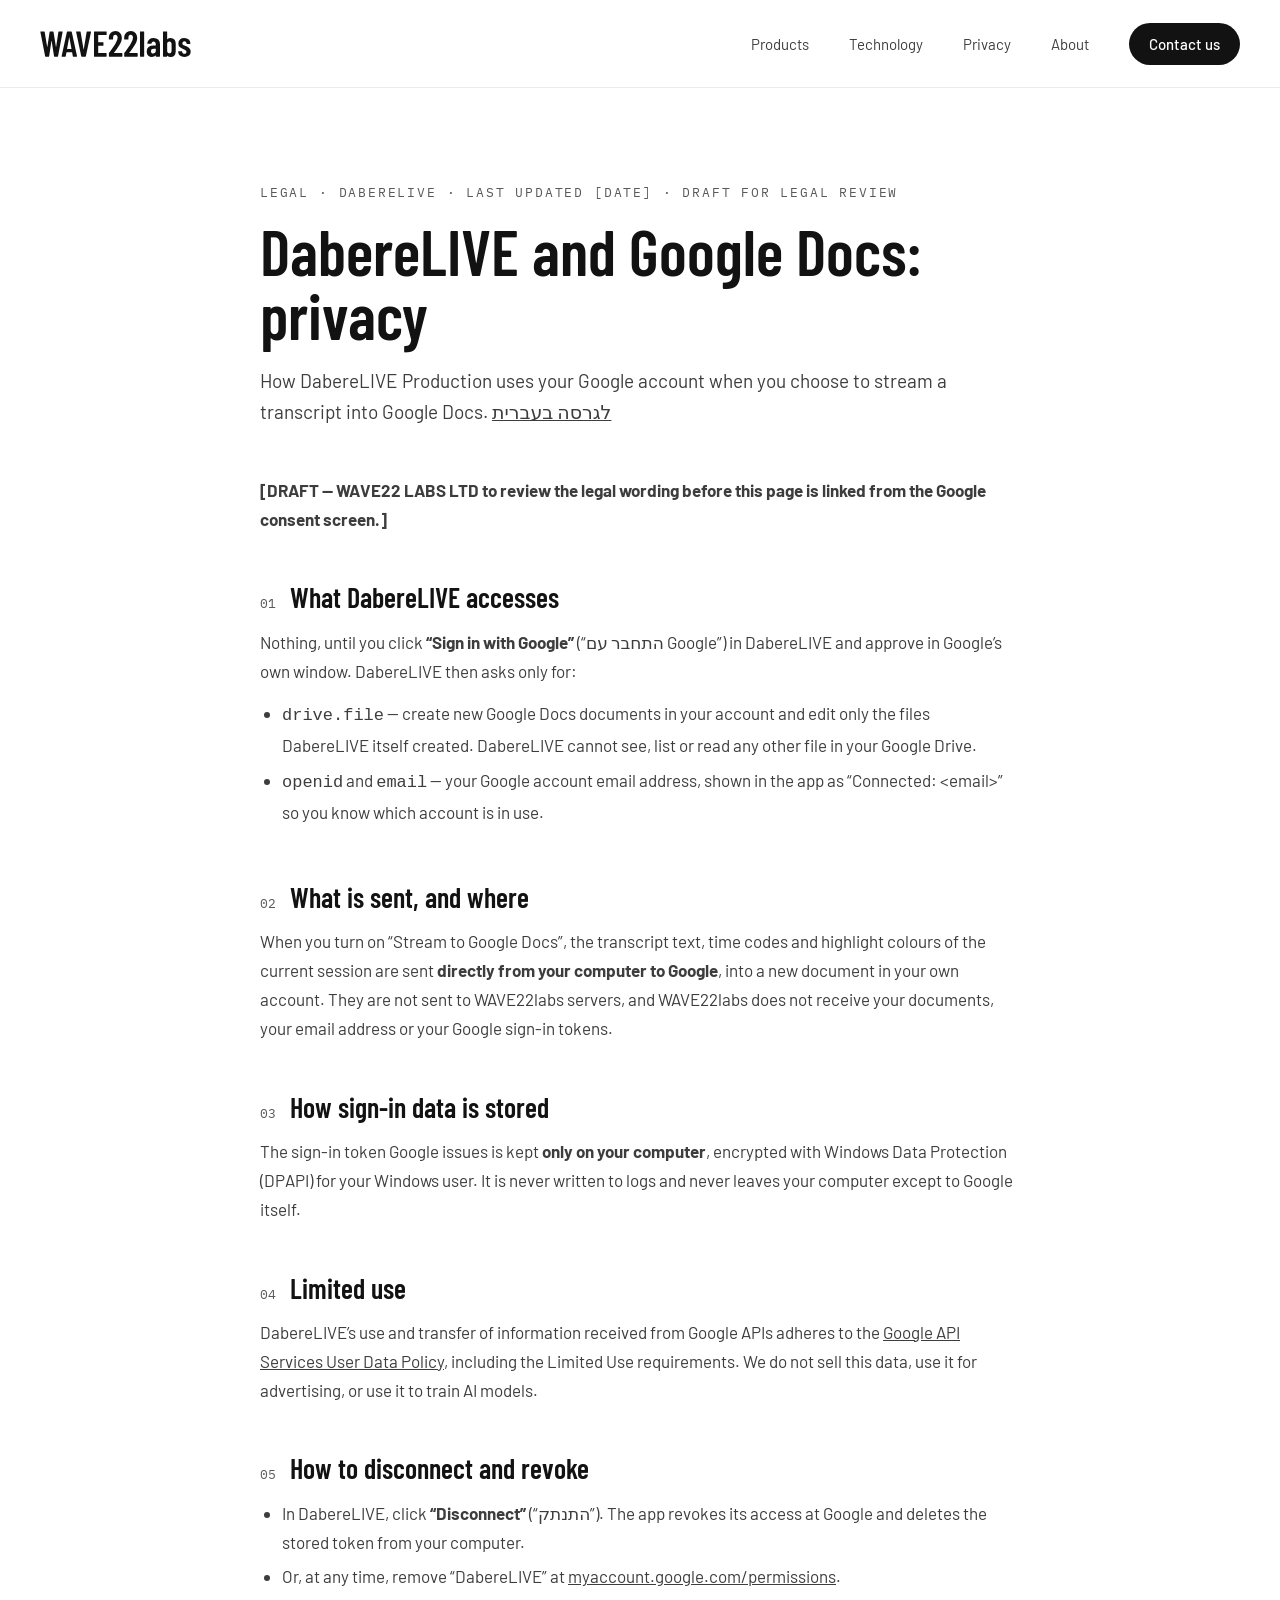
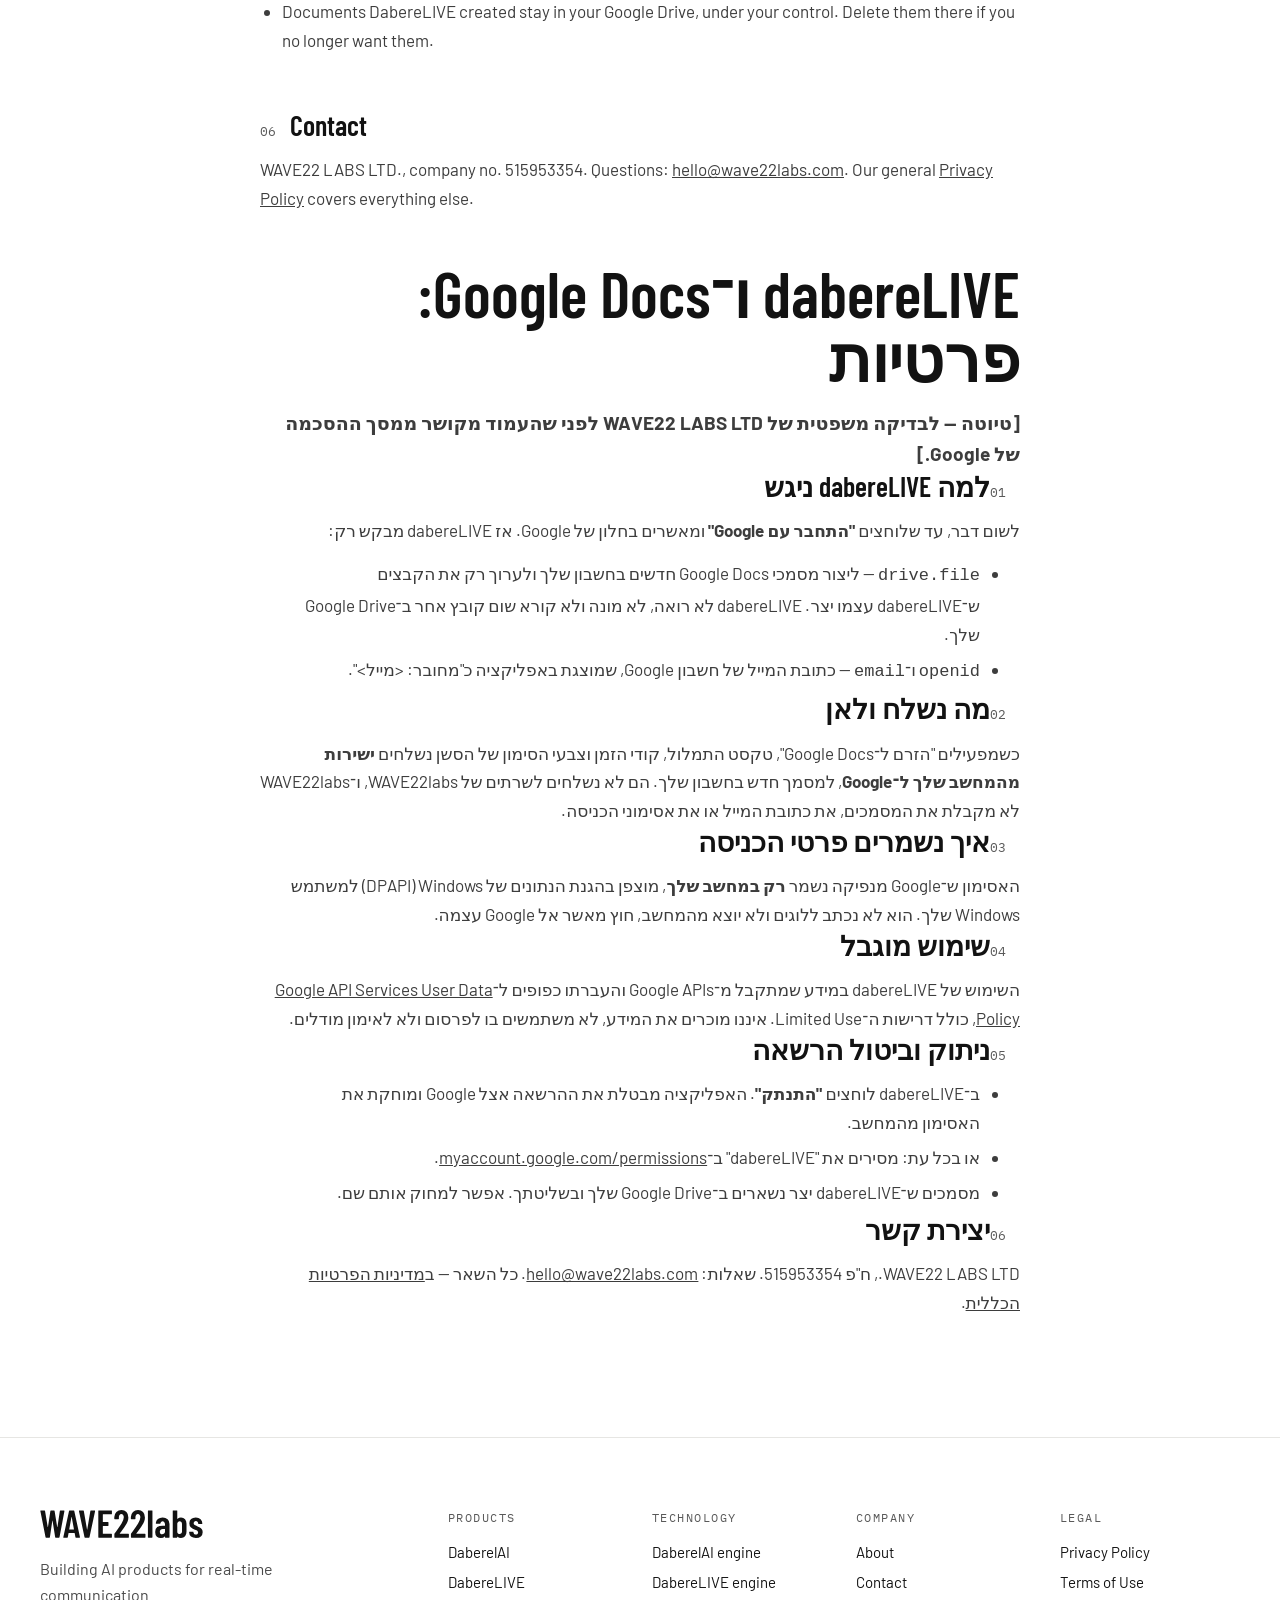
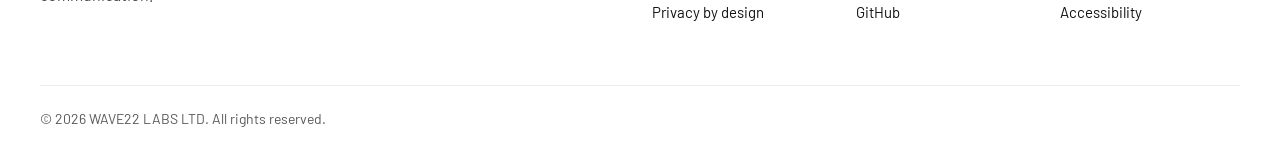
<file: dabere-live-privacy.html>
<!doctype html>
<html lang="en">
<head>
<meta charset="utf-8">
<meta name="viewport" content="width=device-width, initial-scale=1">
<title>DabereLIVE and Google Docs — Privacy — WAVE22labs</title>
<meta name="description" content="How DabereLIVE uses Google user data when you stream a transcript to Google Docs.">
<link rel="canonical" href="https://wave22labs.com/dabere-live-privacy">
<meta property="og:type" content="website">
<meta property="og:site_name" content="WAVE22labs">
<meta property="og:title" content="DabereLIVE and Google Docs — Privacy — WAVE22labs">
<meta property="og:description" content="How DabereLIVE uses Google user data when you stream a transcript to Google Docs.">
<meta property="og:url" content="https://wave22labs.com/dabere-live-privacy">
<meta property="og:image" content="https://wave22labs.com/assets/brand/og.png">
<meta name="twitter:card" content="summary_large_image">
<meta name="theme-color" content="#ffffff">
<link rel="icon" href="/favicon.ico?v=4" sizes="32x32">
<link rel="icon" href="/assets/brand/favicon.svg?v=4" type="image/svg+xml">
<link rel="apple-touch-icon" href="/assets/brand/apple-touch-icon.png?v=4">
<link rel="preconnect" href="https://fonts.googleapis.com"><link rel="preconnect" href="https://fonts.gstatic.com" crossorigin><link rel="stylesheet" href="https://fonts.googleapis.com/css2?family=Barlow+Condensed:wght@400;500;600;700&amp;family=Barlow:wght@400;500&amp;family=IBM+Plex+Mono:wght@400;500;600&amp;family=Heebo:wght@400;500;600;700&amp;display=swap">
<link rel="stylesheet" href="/assets/site.css?v=2">

<meta name="robots" content="noindex">
</head>
<body>
<a class="skip" href="#main">Skip to content</a>
<header class="hdr"><div class="wrap">
<a class="hdr__logo" href="/" aria-label="WAVE22labs home"><img src="/assets/brand/wave22labs-wordmark-ink.svg" alt="WAVE22labs" width="506" height="87"></a>
<nav class="nav" aria-label="Main"><a href="/#products">Products</a><a href="/#technology">Technology</a><a href="/#privacy">Privacy</a><a href="/#about">About</a><a class="btn btn--dark" href="/#contact">Contact us</a></nav>
<details class="menu"><summary aria-label="Menu"><svg class="i-open" width="18" height="18" viewBox="0 0 24 24" fill="none" stroke="currentColor" stroke-width="1.8" stroke-linecap="round" aria-hidden="true"><path d="M4 8h16M4 16h16"/></svg><svg class="i-close" width="18" height="18" viewBox="0 0 24 24" fill="none" stroke="currentColor" stroke-width="1.8" stroke-linecap="round" aria-hidden="true"><path d="M6 6l12 12M18 6 6 18"/></svg></summary><nav class="menu__panel" aria-label="Mobile"><a href="/#products">Products</a><a href="/#technology">Technology</a><a href="/#privacy">Privacy</a><a href="/#about">About</a><a class="btn btn--dark" href="/#contact">Contact us</a></nav></details>
</div></header>
<main id="main" class="legal"><div class="wrap"><article>
<header><div class="eyebrow">Legal · DabereLIVE · Last updated [DATE] · Draft for legal review</div><h1>DabereLIVE and Google Docs: privacy</h1><p>How DabereLIVE Production uses your Google account when you choose to stream a transcript into Google Docs. <a href="#he" lang="he">לגרסה בעברית</a></p></header>
<p><strong>[DRAFT — WAVE22 LABS LTD to review the legal wording before this page is linked from the Google consent screen.]</strong></p>
<section><h2><span>01</span>What DabereLIVE accesses</h2><p>Nothing, until you click <strong>“Sign in with Google”</strong> (“התחבר עם Google”) in DabereLIVE and approve in Google’s own window. DabereLIVE then asks only for:</p><ul><li><code>drive.file</code> — create new Google Docs documents in your account and edit only the files DabereLIVE itself created. DabereLIVE cannot see, list or read any other file in your Google Drive.</li><li><code>openid</code> and <code>email</code> — your Google account email address, shown in the app as “Connected: &lt;email&gt;” so you know which account is in use.</li></ul></section>
<section><h2><span>02</span>What is sent, and where</h2><p>When you turn on “Stream to Google Docs”, the transcript text, time codes and highlight colours of the current session are sent <strong>directly from your computer to Google</strong>, into a new document in your own account. They are not sent to WAVE22labs servers, and WAVE22labs does not receive your documents, your email address or your Google sign-in tokens.</p></section>
<section><h2><span>03</span>How sign-in data is stored</h2><p>The sign-in token Google issues is kept <strong>only on your computer</strong>, encrypted with Windows Data Protection (DPAPI) for your Windows user. It is never written to logs and never leaves your computer except to Google itself.</p></section>
<section><h2><span>04</span>Limited use</h2><p>DabereLIVE’s use and transfer of information received from Google APIs adheres to the <a href="https://developers.google.com/terms/api-services-user-data-policy">Google API Services User Data Policy</a>, including the Limited Use requirements. We do not sell this data, use it for advertising, or use it to train AI models.</p></section>
<section><h2><span>05</span>How to disconnect and revoke</h2><ul><li>In DabereLIVE, click <strong>“Disconnect”</strong> (“התנתק”). The app revokes its access at Google and deletes the stored token from your computer.</li><li>Or, at any time, remove “DabereLIVE” at <a href="https://myaccount.google.com/permissions">myaccount.google.com/permissions</a>.</li><li>Documents DabereLIVE created stay in your Google Drive, under your control. Delete them there if you no longer want them.</li></ul></section>
<section><h2><span>06</span>Contact</h2><p>WAVE22 LABS LTD., company no. 515953354. Questions: <a href="mailto:hello@wave22labs.com">hello@wave22labs.com</a>. Our general <a href="/privacy">Privacy Policy</a> covers everything else.</p></section>
<div id="he" lang="he" dir="rtl">
<header><h1>dabereLIVE ו־Google Docs: פרטיות</h1><p><strong>[טיוטה — לבדיקה משפטית של WAVE22 LABS LTD לפני שהעמוד מקושר ממסך ההסכמה של Google.]</strong></p></header>
<section><h2><span>01</span>למה dabereLIVE ניגש</h2><p>לשום דבר, עד שלוחצים <strong>"התחבר עם Google"</strong> ומאשרים בחלון של Google. אז dabereLIVE מבקש רק:</p><ul><li><code>drive.file</code> — ליצור מסמכי Google Docs חדשים בחשבון שלך ולערוך רק את הקבצים ש־dabereLIVE עצמו יצר. dabereLIVE לא רואה, לא מונה ולא קורא שום קובץ אחר ב־Google Drive שלך.</li><li><code>openid</code> ו־<code>email</code> — כתובת המייל של חשבון Google, שמוצגת באפליקציה כ"מחובר: &lt;מייל&gt;".</li></ul></section>
<section><h2><span>02</span>מה נשלח ולאן</h2><p>כשמפעילים "הזרם ל־Google Docs", טקסט התמלול, קודי הזמן וצבעי הסימון של הסשן נשלחים <strong>ישירות מהמחשב שלך ל־Google</strong>, למסמך חדש בחשבון שלך. הם לא נשלחים לשרתים של WAVE22labs, ו־WAVE22labs לא מקבלת את המסמכים, את כתובת המייל או את אסימוני הכניסה.</p></section>
<section><h2><span>03</span>איך נשמרים פרטי הכניסה</h2><p>האסימון ש־Google מנפיקה נשמר <strong>רק במחשב שלך</strong>, מוצפן בהגנת הנתונים של Windows ‏(DPAPI) למשתמש Windows שלך. הוא לא נכתב ללוגים ולא יוצא מהמחשב, חוץ מאשר אל Google עצמה.</p></section>
<section><h2><span>04</span>שימוש מוגבל</h2><p>השימוש של dabereLIVE במידע שמתקבל מ־Google APIs והעברתו כפופים ל־<a href="https://developers.google.com/terms/api-services-user-data-policy">Google API Services User Data Policy</a>, כולל דרישות ה־Limited Use. איננו מוכרים את המידע, לא משתמשים בו לפרסום ולא לאימון מודלים.</p></section>
<section><h2><span>05</span>ניתוק וביטול הרשאה</h2><ul><li>ב־dabereLIVE לוחצים <strong>"התנתק"</strong>. האפליקציה מבטלת את ההרשאה אצל Google ומוחקת את האסימון מהמחשב.</li><li>או בכל עת: מסירים את "dabereLIVE" ב־<a href="https://myaccount.google.com/permissions">myaccount.google.com/permissions</a>.</li><li>מסמכים ש־dabereLIVE יצר נשארים ב־Google Drive שלך ובשליטתך. אפשר למחוק אותם שם.</li></ul></section>
<section><h2><span>06</span>יצירת קשר</h2><p>WAVE22 LABS LTD., ח"פ 515953354. שאלות: <a href="mailto:hello@wave22labs.com">hello@wave22labs.com</a>. כל השאר — ב<a href="/privacy">מדיניות הפרטיות הכללית</a>.</p></section>
</div>
</article></div></main>
<footer class="ftr"><div class="wrap">
<div class="ftr__grid">
<div class="ftr__brand"><img src="/assets/brand/wave22labs-wordmark-ink.svg" alt="WAVE22labs" width="506" height="87"><p>Building AI products for real-time communication.</p></div>
<div class="ftr__col"><div class="ftr__lab">Products</div><a href="https://daberelai.com">DaberelAI</a><a href="/#dabere-live">DabereLIVE</a></div>
<div class="ftr__col"><div class="ftr__lab">Technology</div><a href="/daberelai-engine">DaberelAI engine</a><a href="/dabere-live-engine">DabereLIVE engine</a><a href="/#privacy">Privacy by design</a></div>
<div class="ftr__col"><div class="ftr__lab">Company</div><a href="/#about">About</a><a href="/#contact">Contact</a><a href="https://github.com/DABERELAI">GitHub</a></div>
<div class="ftr__col"><div class="ftr__lab">Legal</div><a href="/privacy">Privacy Policy</a><a href="/terms">Terms of Use</a><a href="/accessibility">Accessibility</a></div>
</div>
<div class="ftr__base"><span>© 2026 WAVE22 LABS LTD. All rights reserved.</span></div>
</div></footer>
<script src="/assets/site.js?v=2" defer></script>
</body>
</html>
</file>
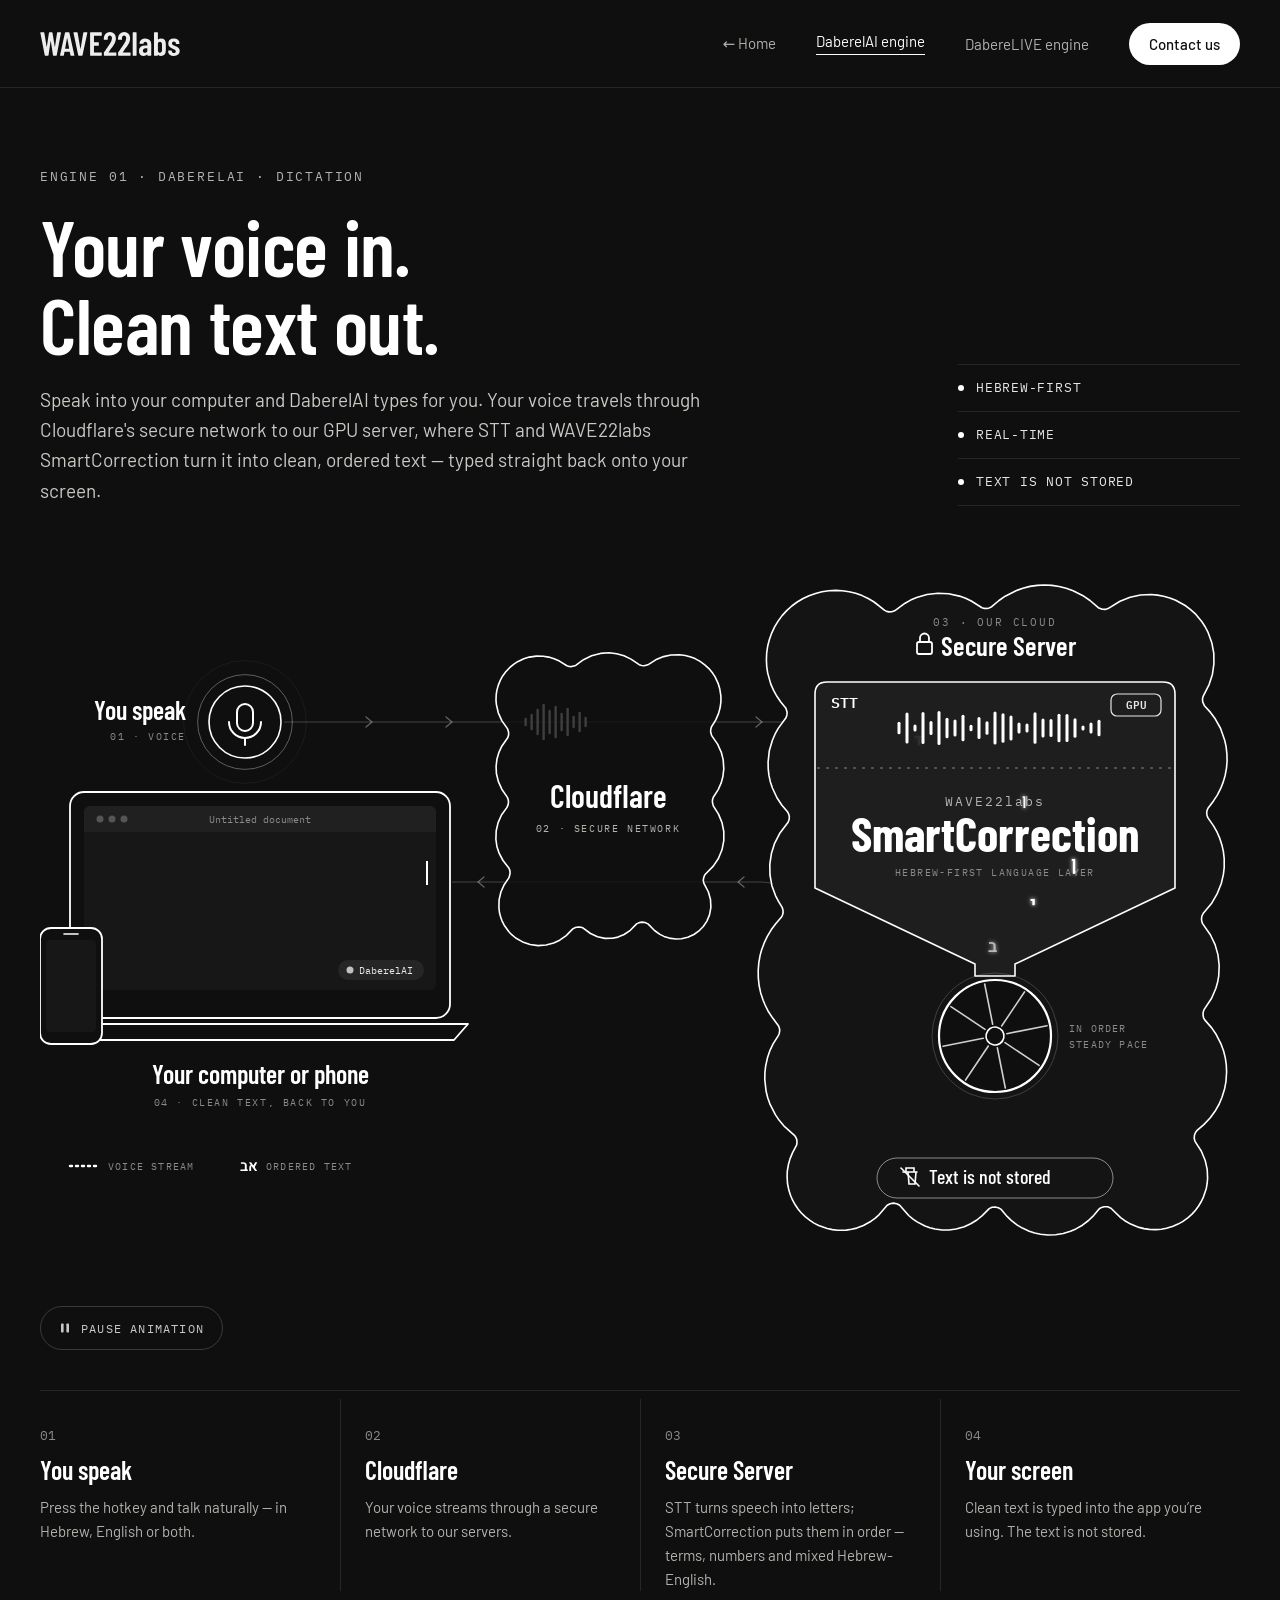
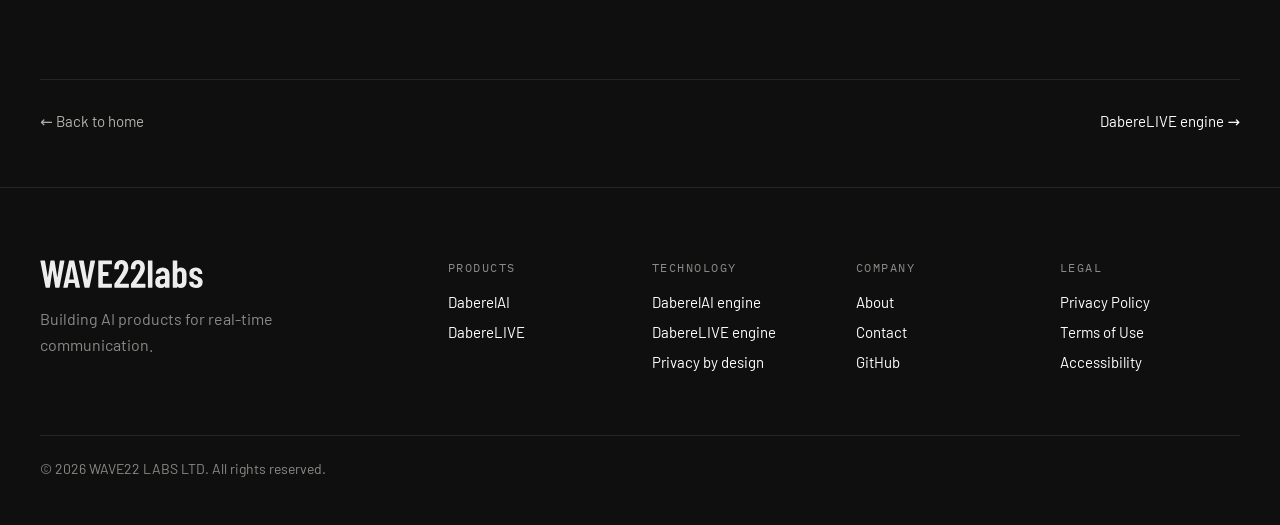
<file: daberelai-engine.html>
<!doctype html>
<html lang="en">
<head>
<meta charset="utf-8">
<meta name="viewport" content="width=device-width, initial-scale=1">
<title>DaberelAI engine — WAVE22labs</title>
<meta name="description" content="How DaberelAI works: your voice travels through Cloudflare to our secure GPU server, where STT and WAVE22labs SmartCorrection turn it into clean text. The text is not stored.">
<link rel="canonical" href="https://wave22labs.com/daberelai-engine">
<meta property="og:type" content="website">
<meta property="og:site_name" content="WAVE22labs">
<meta property="og:title" content="DaberelAI engine — WAVE22labs">
<meta property="og:description" content="How DaberelAI works: your voice travels through Cloudflare to our secure GPU server, where STT and WAVE22labs SmartCorrection turn it into clean text. The text is not stored.">
<meta property="og:url" content="https://wave22labs.com/daberelai-engine">
<meta property="og:image" content="https://wave22labs.com/assets/brand/og.png">
<meta name="twitter:card" content="summary_large_image">
<meta name="theme-color" content="#0f0f0f">
<link rel="icon" href="/favicon.ico?v=4" sizes="32x32">
<link rel="icon" href="/assets/brand/favicon.svg?v=4" type="image/svg+xml">
<link rel="apple-touch-icon" href="/assets/brand/apple-touch-icon.png?v=4">
<link rel="preconnect" href="https://fonts.googleapis.com"><link rel="preconnect" href="https://fonts.gstatic.com" crossorigin><link rel="stylesheet" href="https://fonts.googleapis.com/css2?family=Barlow+Condensed:wght@400;500;600;700&amp;family=Barlow:wght@400;500&amp;family=IBM+Plex+Mono:wght@400;500;600&amp;family=Heebo:wght@400;500;600;700&amp;display=swap">
<link rel="stylesheet" href="/assets/site.css?v=2">


</head>
<body class="dark">
<a class="skip" href="#main">Skip to content</a>
<header class="hdr hdr--dark"><div class="wrap">
<a class="hdr__logo" href="/" aria-label="WAVE22labs home"><img src="/assets/brand/wave22labs-wordmark-ink.svg" alt="WAVE22labs" width="506" height="87"></a>
<nav class="nav" aria-label="Main"><a href="/">← Home</a><a href="/daberelai-engine" aria-current="page">DaberelAI engine</a><a href="/dabere-live-engine">DabereLIVE engine</a><a class="btn btn--dark" href="/#contact">Contact us</a></nav>
<details class="menu"><summary aria-label="Menu"><svg class="i-open" width="18" height="18" viewBox="0 0 24 24" fill="none" stroke="currentColor" stroke-width="1.8" stroke-linecap="round" aria-hidden="true"><path d="M4 8h16M4 16h16"/></svg><svg class="i-close" width="18" height="18" viewBox="0 0 24 24" fill="none" stroke="currentColor" stroke-width="1.8" stroke-linecap="round" aria-hidden="true"><path d="M6 6l12 12M18 6 6 18"/></svg></summary><nav class="menu__panel" aria-label="Mobile"><a href="/">← Home</a><a href="/daberelai-engine">DaberelAI engine</a><a href="/dabere-live-engine">DabereLIVE engine</a><a class="btn btn--dark" href="/#contact">Contact us</a></nav></details>
</div></header>
<main id="main"><div class="wrap">
<div class="ehero"><div class="ehero__main"><div class="eyebrow">Engine 01 · DaberelAI · Dictation</div><h1>Your voice in.<br>Clean text out.</h1><p>Speak into your computer and DaberelAI types for you. Your voice travels through Cloudflare&#39;s secure network to our GPU server, where STT and WAVE22labs SmartCorrection turn it into clean, ordered text — typed straight back onto your screen.</p></div>
<ul class="chips" aria-label="Key facts"><li>Hebrew-first</li><li>Real-time</li><li>Text is not stored</li></ul></div>
<figure class="estage estage--h" role="img" aria-label="Animated diagram: you speak into your computer&#39;s microphone; the voice travels through Cloudflare&#39;s secure network to our Secure Server in the cloud. There, STT turns sound into scattered letters, which drain through the WAVE22labs SmartCorrection funnel into the slots of a turning wheel. The wheel releases them in order, at a steady pace, back through Cloudflare, where they are typed onto your computer screen as the sentence גנן גידל דגן בגן, דגן גדול גדל בגן. The text is not stored."><svg class="anim" data-still="11.6" focusable="false" viewBox="0 0 1200 720" fill="none" aria-hidden="true">
<defs><filter id="glowA" x="-60%" y="-60%" width="220%" height="220%"><feGaussianBlur stdDeviation="2.2" result="b"/><feMerge><feMergeNode in="b"/><feMergeNode in="SourceGraphic"/></feMerge></filter></defs>
<path d="M244 160 H 775" stroke="#ffffff" stroke-width="1" opacity="0.22"/>
<path d="M899 474 H 880 C 800 474, 800 320, 720 320 H 412" stroke="#ffffff" stroke-width="1" opacity="0.22"/>
<path d="M326 155 L332 160 L326 165" stroke="#ffffff" stroke-width="1.3" stroke-linecap="round" stroke-linejoin="round" opacity="0.35"/><path d="M406 155 L412 160 L406 165" stroke="#ffffff" stroke-width="1.3" stroke-linecap="round" stroke-linejoin="round" opacity="0.35"/><path d="M716 155 L722 160 L716 165" stroke="#ffffff" stroke-width="1.3" stroke-linecap="round" stroke-linejoin="round" opacity="0.35"/><path d="M704 315 L698 320 L704 325" stroke="#ffffff" stroke-width="1.3" stroke-linecap="round" stroke-linejoin="round" opacity="0.35"/><path d="M444 315 L438 320 L444 325" stroke="#ffffff" stroke-width="1.3" stroke-linecap="round" stroke-linejoin="round" opacity="0.35"/>
<path d="M732.7 456.1 L738.6 463.9 L739.5 466.4 L739.7 468.6 L739.3 471.2 L738.3 473.6 L733.1 481.9 L730.1 488.1 L727.7 494.9 L725.7 503.7 L724.9 510.6 L724.8 517.6 L726.1 529.3 L727.8 536.0 L730.1 542.4 L735.5 552.9 L739.4 558.6 L743.8 563.8 L754.7 573.6 L755.9 575.5 L756.8 577.6 L757.0 580.2 L756.7 582.8 L752.6 590.6 L750.0 596.9 L748.5 602.2 L747.3 609.0 L747.1 614.4 L747.5 621.5 L748.9 628.3 L750.6 633.5 L752.6 638.2 L755.2 642.8 L758.2 647.2 L761.6 651.2 L765.4 654.9 L769.6 658.2 L774.0 661.1 L778.7 663.5 L787.2 666.5 L792.4 667.6 L797.5 668.2 L806.4 668.1 L811.5 667.3 L816.7 666.1 L823.4 663.5 L831.1 659.2 L835.3 656.1 L839.2 652.6 L847.2 643.3 L850.1 641.7 L853.3 641.1 L856.8 641.7 L859.7 643.3 L868.7 653.5 L872.7 656.9 L877.1 659.9 L885.0 664.0 L889.8 665.7 L894.9 667.0 L902.1 668.0 L909.1 668.0 L916.1 667.0 L924.3 664.7 L930.7 661.8 L936.9 658.0 L942.2 653.6 L949.2 646.6 L951.9 645.3 L955.1 645.0 L958.3 645.7 L960.8 647.1 L967.1 654.4 L971.2 658.4 L977.3 663.1 L982.4 666.1 L989.2 669.2 L994.7 671.0 L1000.5 672.2 L1007.9 673.0 L1015.6 672.7 L1023.2 671.5 L1030.5 669.3 L1035.9 666.9 L1042.4 663.2 L1048.5 658.5 L1052.8 654.4 L1059.3 646.8 L1061.6 645.4 L1064.1 644.7 L1067.6 644.8 L1071.0 646.2 L1080.6 655.6 L1084.8 658.7 L1090.7 662.1 L1099.0 665.4 L1104.0 666.6 L1109.2 667.4 L1116.0 667.6 L1121.4 667.2 L1126.5 666.2 L1133.0 664.2 L1138.0 662.1 L1142.6 659.6 L1148.1 655.6 L1152.0 652.1 L1155.5 648.2 L1158.6 644.0 L1161.3 639.5 L1163.5 634.8 L1166.3 626.4 L1167.2 621.2 L1167.6 616.0 L1167.2 607.3 L1165.3 598.8 L1161.4 589.3 L1155.0 579.4 L1154.2 576.2 L1154.5 573.0 L1155.5 570.5 L1156.8 568.7 L1163.8 562.6 L1170.3 555.7 L1175.7 548.2 L1179.2 542.0 L1182.0 535.3 L1184.7 526.4 L1186.0 519.3 L1186.6 510.0 L1186.3 502.9 L1185.3 495.9 L1183.6 489.0 L1181.1 482.2 L1175.7 471.7 L1171.7 465.9 L1164.7 457.9 L1163.6 455.8 L1163.1 453.6 L1163.1 450.7 L1163.9 447.9 L1171.6 436.2 L1175.9 426.3 L1177.6 420.3 L1178.7 414.1 L1179.2 403.5 L1178.0 392.9 L1175.1 382.6 L1170.5 373.0 L1162.6 361.6 L1161.8 359.5 L1161.5 356.9 L1161.9 354.0 L1163.1 351.6 L1171.3 341.8 L1177.1 331.9 L1181.3 321.5 L1183.4 312.4 L1184.2 305.6 L1184.2 296.6 L1183.4 289.6 L1181.9 282.9 L1179.8 276.4 L1177.1 270.2 L1173.7 264.1 L1168.0 255.9 L1167.0 253.5 L1166.7 250.9 L1167.0 248.6 L1168.0 246.2 L1173.5 238.9 L1177.3 233.1 L1180.6 226.7 L1183.2 220.1 L1185.2 213.2 L1186.5 206.1 L1187.1 198.9 L1186.9 191.8 L1186.1 184.7 L1184.6 177.9 L1180.6 166.5 L1174.8 156.2 L1170.5 150.4 L1164.4 143.7 L1162.7 139.9 L1162.5 136.9 L1163.1 134.4 L1169.1 122.6 L1172.4 112.4 L1173.9 102.0 L1173.8 91.3 L1171.8 80.7 L1168.2 70.7 L1165.3 65.0 L1161.9 59.8 L1155.1 51.6 L1150.3 47.3 L1145.2 43.5 L1135.7 38.3 L1129.8 35.9 L1123.6 34.2 L1117.5 33.1 L1111.1 32.5 L1100.5 33.0 L1090.1 35.3 L1080.0 39.2 L1068.0 46.6 L1065.1 47.4 L1062.2 47.3 L1058.3 45.7 L1050.0 38.5 L1044.0 34.3 L1033.1 28.7 L1026.2 26.2 L1019.1 24.5 L1011.9 23.4 L1004.6 23.0 L997.3 23.4 L990.0 24.4 L982.9 26.2 L976.0 28.7 L965.2 34.2 L959.0 38.5 L951.7 44.7 L949.3 45.9 L947.1 46.5 L944.5 46.4 L942.0 45.7 L931.3 39.0 L925.6 36.3 L919.4 34.1 L908.7 31.8 L897.8 31.2 L887.0 32.5 L876.6 35.5 L870.6 38.1 L865.1 41.2 L854.6 48.8 L851.8 49.7 L848.9 49.9 L846.7 49.4 L844.7 48.4 L834.1 40.0 L828.2 36.5 L822.1 33.6 L815.7 31.3 L809.1 29.7 L802.3 28.7 L795.6 28.4 L788.8 28.7 L782.0 29.7 L775.5 31.4 L769.1 33.7 L763.1 36.5 L757.2 40.0 L751.8 44.0 L746.7 48.6 L742.1 53.6 L738.1 59.1 L734.6 64.9 L731.7 71.1 L729.4 77.5 L727.7 84.0 L726.7 90.8 L726.4 97.6 L726.7 104.3 L727.7 111.1 L730.8 122.1 L733.6 128.4 L736.9 134.3 L740.6 139.7 L745.9 146.2 L747.1 150.3 L746.9 152.9 L746.0 155.7 L738.2 166.4 L735.0 172.2 L732.4 178.2 L729.3 188.8 L728.1 199.9 L728.2 206.6 L728.9 213.2 L730.3 219.7 L732.4 226.0 L737.1 236.0 L741.9 243.2 L747.7 250.1 L748.7 252.1 L749.3 254.3 L749.2 257.3 L748.1 260.3 L739.6 271.6 L734.6 281.3 L731.4 291.6 L729.8 302.3 L730.0 313.0 L731.9 323.7 L735.6 333.8 L738.5 339.4 L742.3 345.7 L743.0 348.2 L743.1 350.5 L742.6 352.7 L741.7 354.8 L735.7 361.8 L731.2 367.8 L727.3 374.3 L724.1 381.2 L721.5 388.3 L720.1 393.4 L718.8 400.9 L718.2 408.5 L718.3 415.9 L719.1 423.5 L720.7 430.9 L723.1 438.2 L725.1 443.0 L728.5 449.8 L732.7 456.1 Z" fill="#141414" stroke="#ffffff" stroke-width="1.6" stroke-linejoin="round"/>
<text x="955" y="64" text-anchor="middle" font-family="IBM Plex Mono, monospace" font-size="11" fill="#8a8a86" letter-spacing="1.8">03 · OUR CLOUD</text>
<g stroke="#ffffff" stroke-width="1.8" stroke-linecap="round"><rect x="877" y="80" width="15" height="12" rx="2"/><path d="M880 80v-4a4.5 4.5 0 0 1 9 0v4"/></g>
<text x="901" y="94" font-family="Barlow Condensed, sans-serif" font-weight="600" font-size="27" fill="#ffffff">Secure Server</text>
<path d="M787 120 H 1123 Q 1135 120 1135 132 V 326 L 975 402 V 414 H 935 V 402 L 775 326 V 132 Q 775 120 787 120 Z" fill="#ffffff" fill-opacity="0.045" stroke="#ffffff" stroke-width="1.6" stroke-linejoin="round"/><path d="M777 206 H 1133" stroke="#ffffff" stroke-width="1" stroke-dasharray="3 6" opacity="0.45"/>
<text x="791" y="146" font-family="IBM Plex Mono, monospace" font-size="15" font-weight="600" fill="#ffffff">STT</text>
<g><rect x="1071" y="132" width="50" height="22" rx="6" stroke="#ffffff" stroke-width="1.2"/><text x="1096" y="147" text-anchor="middle" font-family="IBM Plex Mono, monospace" font-size="11" font-weight="600" fill="#ffffff">GPU</text><animate attributeName="opacity" values="1;0.4;1" dur="1.6s" repeatCount="indefinite"/></g>
<rect x="857.5" y="156.5" width="3" height="19" rx="1.5" fill="#ffffff"><animate attributeName="height" values="19;12;6;19" dur="1.10s" repeatCount="indefinite"/><animate attributeName="y" values="156.5;160.0;163.0;156.5" dur="1.10s" repeatCount="indefinite"/></rect><rect x="865.5" y="152.5" width="3" height="27" rx="1.5" fill="#ffffff"><animate attributeName="height" values="27;34;9;27" dur="1.23s" repeatCount="indefinite"/><animate attributeName="y" values="152.5;149.0;161.5;152.5" dur="1.23s" repeatCount="indefinite"/></rect><rect x="873.5" y="162.0" width="3" height="8" rx="1.5" fill="#ffffff"><animate attributeName="height" values="8;4;3;8" dur="1.36s" repeatCount="indefinite"/><animate attributeName="y" values="162.0;164.0;164.5;162.0" dur="1.36s" repeatCount="indefinite"/></rect><rect x="881.5" y="149.0" width="3" height="34" rx="1.5" fill="#ffffff"><animate attributeName="height" values="34;20;11;34" dur="1.49s" repeatCount="indefinite"/><animate attributeName="y" values="149.0;156.0;160.5;149.0" dur="1.49s" repeatCount="indefinite"/></rect><rect x="889.5" y="157.0" width="3" height="18" rx="1.5" fill="#ffffff"><animate attributeName="height" values="18;16;6;18" dur="1.62s" repeatCount="indefinite"/><animate attributeName="y" values="157.0;158.0;163.0;157.0" dur="1.62s" repeatCount="indefinite"/></rect><rect x="897.5" y="149.0" width="3" height="34" rx="1.5" fill="#ffffff"><animate attributeName="height" values="34;34;11;34" dur="1.10s" repeatCount="indefinite"/><animate attributeName="y" values="149.0;149.0;160.5;149.0" dur="1.10s" repeatCount="indefinite"/></rect><rect x="905.5" y="151.5" width="3" height="29" rx="1.5" fill="#ffffff"><animate attributeName="height" values="29;13;9;29" dur="1.23s" repeatCount="indefinite"/><animate attributeName="y" values="151.5;159.5;161.5;151.5" dur="1.23s" repeatCount="indefinite"/></rect><rect x="913.5" y="157.0" width="3" height="18" rx="1.5" fill="#ffffff"><animate attributeName="height" values="18;13;6;18" dur="1.36s" repeatCount="indefinite"/><animate attributeName="y" values="157.0;159.5;163.0;157.0" dur="1.36s" repeatCount="indefinite"/></rect><rect x="921.5" y="152.0" width="3" height="28" rx="1.5" fill="#ffffff"><animate attributeName="height" values="28;4;9;28" dur="1.49s" repeatCount="indefinite"/><animate attributeName="y" values="152.0;164.0;161.5;152.0" dur="1.49s" repeatCount="indefinite"/></rect><rect x="929.5" y="162.0" width="3" height="8" rx="1.5" fill="#ffffff"><animate attributeName="height" values="8;14;3;8" dur="1.62s" repeatCount="indefinite"/><animate attributeName="y" values="162.0;159.0;164.5;162.0" dur="1.62s" repeatCount="indefinite"/></rect><rect x="937.5" y="163.0" width="3" height="6" rx="1.5" fill="#ffffff"><animate attributeName="height" values="6;23;3;6" dur="1.10s" repeatCount="indefinite"/><animate attributeName="y" values="163.0;154.5;164.5;163.0" dur="1.10s" repeatCount="indefinite"/></rect><rect x="945.5" y="163.5" width="3" height="5" rx="1.5" fill="#ffffff"><animate attributeName="height" values="5;21;3;5" dur="1.23s" repeatCount="indefinite"/><animate attributeName="y" values="163.5;155.5;164.5;163.5" dur="1.23s" repeatCount="indefinite"/></rect><rect x="953.5" y="149.0" width="3" height="34" rx="1.5" fill="#ffffff"><animate attributeName="height" values="34;28;11;34" dur="1.36s" repeatCount="indefinite"/><animate attributeName="y" values="149.0;152.0;160.5;149.0" dur="1.36s" repeatCount="indefinite"/></rect><rect x="961.5" y="150.5" width="3" height="31" rx="1.5" fill="#ffffff"><animate attributeName="height" values="31;29;10;31" dur="1.49s" repeatCount="indefinite"/><animate attributeName="y" values="150.5;151.5;161.0;150.5" dur="1.49s" repeatCount="indefinite"/></rect><rect x="969.5" y="150.0" width="3" height="32" rx="1.5" fill="#ffffff"><animate attributeName="height" values="32;12;10;32" dur="1.62s" repeatCount="indefinite"/><animate attributeName="y" values="150.0;160.0;161.0;150.0" dur="1.62s" repeatCount="indefinite"/></rect><rect x="977.5" y="152.5" width="3" height="27" rx="1.5" fill="#ffffff"><animate attributeName="height" values="27;10;9;27" dur="1.10s" repeatCount="indefinite"/><animate attributeName="y" values="152.5;161.0;161.5;152.5" dur="1.10s" repeatCount="indefinite"/></rect><rect x="985.5" y="163.0" width="3" height="6" rx="1.5" fill="#ffffff"><animate attributeName="height" values="6;12;3;6" dur="1.23s" repeatCount="indefinite"/><animate attributeName="y" values="163.0;160.0;164.5;163.0" dur="1.23s" repeatCount="indefinite"/></rect><rect x="993.5" y="148.5" width="3" height="35" rx="1.5" fill="#ffffff"><animate attributeName="height" values="35;17;11;35" dur="1.36s" repeatCount="indefinite"/><animate attributeName="y" values="148.5;157.5;160.5;148.5" dur="1.36s" repeatCount="indefinite"/></rect><rect x="1001.5" y="156.0" width="3" height="20" rx="1.5" fill="#ffffff"><animate attributeName="height" values="20;31;6;20" dur="1.49s" repeatCount="indefinite"/><animate attributeName="y" values="156.0;150.5;163.0;156.0" dur="1.49s" repeatCount="indefinite"/></rect><rect x="1009.5" y="154.5" width="3" height="23" rx="1.5" fill="#ffffff"><animate attributeName="height" values="23;30;7;23" dur="1.62s" repeatCount="indefinite"/><animate attributeName="y" values="154.5;151.0;162.5;154.5" dur="1.62s" repeatCount="indefinite"/></rect><rect x="1017.5" y="148.0" width="3" height="36" rx="1.5" fill="#ffffff"><animate attributeName="height" values="36;28;12;36" dur="1.10s" repeatCount="indefinite"/><animate attributeName="y" values="148.0;152.0;160.0;148.0" dur="1.10s" repeatCount="indefinite"/></rect><rect x="1025.5" y="153.0" width="3" height="26" rx="1.5" fill="#ffffff"><animate attributeName="height" values="26;30;8;26" dur="1.23s" repeatCount="indefinite"/><animate attributeName="y" values="153.0;151.0;162.0;153.0" dur="1.23s" repeatCount="indefinite"/></rect><rect x="1033.5" y="157.0" width="3" height="18" rx="1.5" fill="#ffffff"><animate attributeName="height" values="18;25;6;18" dur="1.36s" repeatCount="indefinite"/><animate attributeName="y" values="157.0;153.5;163.0;157.0" dur="1.36s" repeatCount="indefinite"/></rect><rect x="1041.5" y="163.5" width="3" height="5" rx="1.5" fill="#ffffff"><animate attributeName="height" values="5;21;3;5" dur="1.49s" repeatCount="indefinite"/><animate attributeName="y" values="163.5;155.5;164.5;163.5" dur="1.49s" repeatCount="indefinite"/></rect><rect x="1049.5" y="159.0" width="3" height="14" rx="1.5" fill="#ffffff"><animate attributeName="height" values="14;24;4;14" dur="1.62s" repeatCount="indefinite"/><animate attributeName="y" values="159.0;154.0;164.0;159.0" dur="1.62s" repeatCount="indefinite"/></rect><rect x="1057.5" y="161.0" width="3" height="10" rx="1.5" fill="#ffffff"><animate attributeName="height" values="10;17;3;10" dur="1.10s" repeatCount="indefinite"/><animate attributeName="y" values="161.0;157.5;164.5;161.0" dur="1.10s" repeatCount="indefinite"/></rect>
<text x="955" y="244" text-anchor="middle" font-family="IBM Plex Mono, monospace" font-size="13" fill="#b3b3ae" letter-spacing="2">WAVE22labs</text>
<text x="955" y="290" text-anchor="middle" font-family="Barlow Condensed, sans-serif" font-weight="700" font-size="48" fill="#ffffff">SmartCorrection</text>
<text x="955" y="314" text-anchor="middle" font-family="IBM Plex Mono, monospace" font-size="10" fill="#8a8a86" letter-spacing="1.4">HEBREW-FIRST LANGUAGE LAYER</text>
<circle cx="955" cy="474" r="63" stroke="#ffffff" stroke-width="1" opacity="0.18"/><circle cx="955" cy="474" r="56" fill="#0f0f0f" stroke="#ffffff" stroke-width="2.2"/><g><g stroke="#ffffff" stroke-width="1.6" stroke-linecap="round" opacity="0.8"><path d="M955 421 V 462" transform="rotate(22.5 955 474)"/><path d="M955 421 V 462" transform="rotate(67.5 955 474)"/><path d="M955 421 V 462" transform="rotate(112.5 955 474)"/><path d="M955 421 V 462" transform="rotate(157.5 955 474)"/><path d="M955 421 V 462" transform="rotate(202.5 955 474)"/><path d="M955 421 V 462" transform="rotate(247.5 955 474)"/><path d="M955 421 V 462" transform="rotate(292.5 955 474)"/><path d="M955 421 V 462" transform="rotate(337.5 955 474)"/></g><circle cx="955" cy="474" r="9" fill="#0f0f0f" stroke="#ffffff" stroke-width="1.6"/><g filter="url(#glowA)"><text x="955.0" y="442.5" text-anchor="middle" font-family="Heebo, sans-serif" font-size="18" font-weight="700" fill="#ffffff" opacity="0">ג<animateTransform attributeName="transform" type="rotate" from="0 955.0 436.0" to="-360 955.0 436.0" dur="1.6s" repeatCount="indefinite"/><animate attributeName="opacity" values="0;0;1;1;0;0" keyTimes="0;0.2500;0.2562;0.3414;0.3438;1" dur="12.8s" repeatCount="indefinite"/></text><text x="928.1" y="453.6" text-anchor="middle" font-family="Heebo, sans-serif" font-size="18" font-weight="700" fill="#ffffff" opacity="0">נ<animateTransform attributeName="transform" type="rotate" from="0 928.1 447.1" to="-360 928.1 447.1" dur="1.6s" repeatCount="indefinite"/><animate attributeName="opacity" values="0;0;1;1;0;0" keyTimes="0;0.2656;0.2719;0.3570;0.3594;1" dur="12.8s" repeatCount="indefinite"/></text><text x="917.0" y="480.5" text-anchor="middle" font-family="Heebo, sans-serif" font-size="18" font-weight="700" fill="#ffffff" opacity="0">ן<animateTransform attributeName="transform" type="rotate" from="0 917.0 474.0" to="-360 917.0 474.0" dur="1.6s" repeatCount="indefinite"/><animate attributeName="opacity" values="0;0;1;1;0;0" keyTimes="0;0.2812;0.2875;0.3727;0.3750;1" dur="12.8s" repeatCount="indefinite"/></text><text x="928.1" y="507.4" text-anchor="middle" font-family="Heebo, sans-serif" font-size="18" font-weight="700" fill="#ffffff" opacity="0">ג<animateTransform attributeName="transform" type="rotate" from="0 928.1 500.9" to="-360 928.1 500.9" dur="1.6s" repeatCount="indefinite"/><animate attributeName="opacity" values="0;0;1;1;0;0" keyTimes="0;0.2969;0.3031;0.3883;0.3906;1" dur="12.8s" repeatCount="indefinite"/></text><text x="955.0" y="518.5" text-anchor="middle" font-family="Heebo, sans-serif" font-size="18" font-weight="700" fill="#ffffff" opacity="0">י<animateTransform attributeName="transform" type="rotate" from="0 955.0 512.0" to="-360 955.0 512.0" dur="1.6s" repeatCount="indefinite"/><animate attributeName="opacity" values="0;0;1;1;0;0" keyTimes="0;0.3125;0.3187;0.4039;0.4062;1" dur="12.8s" repeatCount="indefinite"/></text><text x="981.9" y="507.4" text-anchor="middle" font-family="Heebo, sans-serif" font-size="18" font-weight="700" fill="#ffffff" opacity="0">ד<animateTransform attributeName="transform" type="rotate" from="0 981.9 500.9" to="-360 981.9 500.9" dur="1.6s" repeatCount="indefinite"/><animate attributeName="opacity" values="0;0;1;1;0;0" keyTimes="0;0.3281;0.3344;0.4195;0.4219;1" dur="12.8s" repeatCount="indefinite"/></text><text x="993.0" y="480.5" text-anchor="middle" font-family="Heebo, sans-serif" font-size="18" font-weight="700" fill="#ffffff" opacity="0">ל<animateTransform attributeName="transform" type="rotate" from="0 993.0 474.0" to="-360 993.0 474.0" dur="1.6s" repeatCount="indefinite"/><animate attributeName="opacity" values="0;0;1;1;0;0" keyTimes="0;0.3438;0.3500;0.4352;0.4375;1" dur="12.8s" repeatCount="indefinite"/></text><text x="981.9" y="453.6" text-anchor="middle" font-family="Heebo, sans-serif" font-size="18" font-weight="700" fill="#ffffff" opacity="0">ד<animateTransform attributeName="transform" type="rotate" from="0 981.9 447.1" to="-360 981.9 447.1" dur="1.6s" repeatCount="indefinite"/><animate attributeName="opacity" values="0;0;1;1;0;0" keyTimes="0;0.3594;0.3656;0.4508;0.4531;1" dur="12.8s" repeatCount="indefinite"/></text><text x="955.0" y="442.5" text-anchor="middle" font-family="Heebo, sans-serif" font-size="18" font-weight="700" fill="#ffffff" opacity="0">ג<animateTransform attributeName="transform" type="rotate" from="0 955.0 436.0" to="-360 955.0 436.0" dur="1.6s" repeatCount="indefinite"/><animate attributeName="opacity" values="0;0;1;1;0;0" keyTimes="0;0.3750;0.3813;0.4664;0.4688;1" dur="12.8s" repeatCount="indefinite"/></text><text x="928.1" y="453.6" text-anchor="middle" font-family="Heebo, sans-serif" font-size="18" font-weight="700" fill="#ffffff" opacity="0">ן<animateTransform attributeName="transform" type="rotate" from="0 928.1 447.1" to="-360 928.1 447.1" dur="1.6s" repeatCount="indefinite"/><animate attributeName="opacity" values="0;0;1;1;0;0" keyTimes="0;0.3906;0.3969;0.4820;0.4844;1" dur="12.8s" repeatCount="indefinite"/></text><text x="917.0" y="480.5" text-anchor="middle" font-family="Heebo, sans-serif" font-size="18" font-weight="700" fill="#ffffff" opacity="0">ב<animateTransform attributeName="transform" type="rotate" from="0 917.0 474.0" to="-360 917.0 474.0" dur="1.6s" repeatCount="indefinite"/><animate attributeName="opacity" values="0;0;1;1;0;0" keyTimes="0;0.4062;0.4125;0.4977;0.5000;1" dur="12.8s" repeatCount="indefinite"/></text><text x="928.1" y="507.4" text-anchor="middle" font-family="Heebo, sans-serif" font-size="18" font-weight="700" fill="#ffffff" opacity="0">ג<animateTransform attributeName="transform" type="rotate" from="0 928.1 500.9" to="-360 928.1 500.9" dur="1.6s" repeatCount="indefinite"/><animate attributeName="opacity" values="0;0;1;1;0;0" keyTimes="0;0.4219;0.4281;0.5133;0.5156;1" dur="12.8s" repeatCount="indefinite"/></text><text x="955.0" y="518.5" text-anchor="middle" font-family="Heebo, sans-serif" font-size="18" font-weight="700" fill="#ffffff" opacity="0">ן<animateTransform attributeName="transform" type="rotate" from="0 955.0 512.0" to="-360 955.0 512.0" dur="1.6s" repeatCount="indefinite"/><animate attributeName="opacity" values="0;0;1;1;0;0" keyTimes="0;0.4375;0.4438;0.5289;0.5312;1" dur="12.8s" repeatCount="indefinite"/></text><text x="981.9" y="507.4" text-anchor="middle" font-family="Heebo, sans-serif" font-size="18" font-weight="700" fill="#ffffff" opacity="0">,<animateTransform attributeName="transform" type="rotate" from="0 981.9 500.9" to="-360 981.9 500.9" dur="1.6s" repeatCount="indefinite"/><animate attributeName="opacity" values="0;0;1;1;0;0" keyTimes="0;0.4531;0.4594;0.5445;0.5469;1" dur="12.8s" repeatCount="indefinite"/></text><text x="993.0" y="480.5" text-anchor="middle" font-family="Heebo, sans-serif" font-size="18" font-weight="700" fill="#ffffff" opacity="0">ד<animateTransform attributeName="transform" type="rotate" from="0 993.0 474.0" to="-360 993.0 474.0" dur="1.6s" repeatCount="indefinite"/><animate attributeName="opacity" values="0;0;1;1;0;0" keyTimes="0;0.4688;0.4750;0.5602;0.5625;1" dur="12.8s" repeatCount="indefinite"/></text><text x="981.9" y="453.6" text-anchor="middle" font-family="Heebo, sans-serif" font-size="18" font-weight="700" fill="#ffffff" opacity="0">ג<animateTransform attributeName="transform" type="rotate" from="0 981.9 447.1" to="-360 981.9 447.1" dur="1.6s" repeatCount="indefinite"/><animate attributeName="opacity" values="0;0;1;1;0;0" keyTimes="0;0.4844;0.4906;0.5758;0.5781;1" dur="12.8s" repeatCount="indefinite"/></text><text x="955.0" y="442.5" text-anchor="middle" font-family="Heebo, sans-serif" font-size="18" font-weight="700" fill="#ffffff" opacity="0">ן<animateTransform attributeName="transform" type="rotate" from="0 955.0 436.0" to="-360 955.0 436.0" dur="1.6s" repeatCount="indefinite"/><animate attributeName="opacity" values="0;0;1;1;0;0" keyTimes="0;0.5000;0.5062;0.5914;0.5938;1" dur="12.8s" repeatCount="indefinite"/></text><text x="928.1" y="453.6" text-anchor="middle" font-family="Heebo, sans-serif" font-size="18" font-weight="700" fill="#ffffff" opacity="0">ג<animateTransform attributeName="transform" type="rotate" from="0 928.1 447.1" to="-360 928.1 447.1" dur="1.6s" repeatCount="indefinite"/><animate attributeName="opacity" values="0;0;1;1;0;0" keyTimes="0;0.5156;0.5219;0.6070;0.6094;1" dur="12.8s" repeatCount="indefinite"/></text><text x="917.0" y="480.5" text-anchor="middle" font-family="Heebo, sans-serif" font-size="18" font-weight="700" fill="#ffffff" opacity="0">ד<animateTransform attributeName="transform" type="rotate" from="0 917.0 474.0" to="-360 917.0 474.0" dur="1.6s" repeatCount="indefinite"/><animate attributeName="opacity" values="0;0;1;1;0;0" keyTimes="0;0.5312;0.5375;0.6227;0.6250;1" dur="12.8s" repeatCount="indefinite"/></text><text x="928.1" y="507.4" text-anchor="middle" font-family="Heebo, sans-serif" font-size="18" font-weight="700" fill="#ffffff" opacity="0">ו<animateTransform attributeName="transform" type="rotate" from="0 928.1 500.9" to="-360 928.1 500.9" dur="1.6s" repeatCount="indefinite"/><animate attributeName="opacity" values="0;0;1;1;0;0" keyTimes="0;0.5469;0.5531;0.6383;0.6406;1" dur="12.8s" repeatCount="indefinite"/></text><text x="955.0" y="518.5" text-anchor="middle" font-family="Heebo, sans-serif" font-size="18" font-weight="700" fill="#ffffff" opacity="0">ל<animateTransform attributeName="transform" type="rotate" from="0 955.0 512.0" to="-360 955.0 512.0" dur="1.6s" repeatCount="indefinite"/><animate attributeName="opacity" values="0;0;1;1;0;0" keyTimes="0;0.5625;0.5687;0.6539;0.6562;1" dur="12.8s" repeatCount="indefinite"/></text><text x="981.9" y="507.4" text-anchor="middle" font-family="Heebo, sans-serif" font-size="18" font-weight="700" fill="#ffffff" opacity="0">ג<animateTransform attributeName="transform" type="rotate" from="0 981.9 500.9" to="-360 981.9 500.9" dur="1.6s" repeatCount="indefinite"/><animate attributeName="opacity" values="0;0;1;1;0;0" keyTimes="0;0.5781;0.5844;0.6695;0.6719;1" dur="12.8s" repeatCount="indefinite"/></text><text x="993.0" y="480.5" text-anchor="middle" font-family="Heebo, sans-serif" font-size="18" font-weight="700" fill="#ffffff" opacity="0">ד<animateTransform attributeName="transform" type="rotate" from="0 993.0 474.0" to="-360 993.0 474.0" dur="1.6s" repeatCount="indefinite"/><animate attributeName="opacity" values="0;0;1;1;0;0" keyTimes="0;0.5938;0.6000;0.6852;0.6875;1" dur="12.8s" repeatCount="indefinite"/></text><text x="981.9" y="453.6" text-anchor="middle" font-family="Heebo, sans-serif" font-size="18" font-weight="700" fill="#ffffff" opacity="0">ל<animateTransform attributeName="transform" type="rotate" from="0 981.9 447.1" to="-360 981.9 447.1" dur="1.6s" repeatCount="indefinite"/><animate attributeName="opacity" values="0;0;1;1;0;0" keyTimes="0;0.6094;0.6156;0.7008;0.7031;1" dur="12.8s" repeatCount="indefinite"/></text><text x="955.0" y="442.5" text-anchor="middle" font-family="Heebo, sans-serif" font-size="18" font-weight="700" fill="#ffffff" opacity="0">ב<animateTransform attributeName="transform" type="rotate" from="0 955.0 436.0" to="-360 955.0 436.0" dur="1.6s" repeatCount="indefinite"/><animate attributeName="opacity" values="0;0;1;1;0;0" keyTimes="0;0.6250;0.6312;0.7164;0.7187;1" dur="12.8s" repeatCount="indefinite"/></text><text x="928.1" y="453.6" text-anchor="middle" font-family="Heebo, sans-serif" font-size="18" font-weight="700" fill="#ffffff" opacity="0">ג<animateTransform attributeName="transform" type="rotate" from="0 928.1 447.1" to="-360 928.1 447.1" dur="1.6s" repeatCount="indefinite"/><animate attributeName="opacity" values="0;0;1;1;0;0" keyTimes="0;0.6406;0.6469;0.7320;0.7344;1" dur="12.8s" repeatCount="indefinite"/></text><text x="917.0" y="480.5" text-anchor="middle" font-family="Heebo, sans-serif" font-size="18" font-weight="700" fill="#ffffff" opacity="0">ן<animateTransform attributeName="transform" type="rotate" from="0 917.0 474.0" to="-360 917.0 474.0" dur="1.6s" repeatCount="indefinite"/><animate attributeName="opacity" values="0;0;1;1;0;0" keyTimes="0;0.6562;0.6625;0.7477;0.7500;1" dur="12.8s" repeatCount="indefinite"/></text><text x="928.1" y="507.4" text-anchor="middle" font-family="Heebo, sans-serif" font-size="18" font-weight="700" fill="#ffffff" opacity="0">.<animateTransform attributeName="transform" type="rotate" from="0 928.1 500.9" to="-360 928.1 500.9" dur="1.6s" repeatCount="indefinite"/><animate attributeName="opacity" values="0;0;1;1;0;0" keyTimes="0;0.6719;0.6781;0.7633;0.7656;1" dur="12.8s" repeatCount="indefinite"/></text></g><animateTransform attributeName="transform" type="rotate" from="0 955 474" to="360 955 474" dur="1.6s" repeatCount="indefinite"/></g>
<text x="1029" y="470" font-family="IBM Plex Mono, monospace" font-size="10" fill="#8a8a86" letter-spacing="1.2">IN ORDER</text>
<text x="1029" y="486" font-family="IBM Plex Mono, monospace" font-size="10" fill="#8a8a86" letter-spacing="1.2">STEADY PACE</text>
<rect x="837" y="596" width="236" height="40" rx="20" stroke="#ffffff" stroke-width="1" opacity="0.5"/>
<g stroke="#ffffff" stroke-width="1.6" stroke-linecap="round"><path d="M863 610h14M866 610v-4h8v4M868 610l1 12h6l1-12"/><path d="M861 606l18 18"/></g>
<text x="889" y="622" font-family="Barlow Condensed, sans-serif" font-weight="500" font-size="20" fill="#ffffff">Text is not stored</text>
<text x="0" y="0" text-anchor="middle" font-family="Heebo, sans-serif" font-size="15" font-weight="600" fill="#ffffff" opacity="0" filter="url(#glowA)">ן<animateTransform attributeName="transform" type="translate" values="1057 195;1057 195;955 342;955 406;955 406" keyTimes="0;0.0200;0.0700;0.1050;1" dur="12.8s" repeatCount="indefinite"/><animate attributeName="opacity" values="0;0;1;1;0;0" keyTimes="0;0.0200;0.0320;0.0900;0.1050;1" dur="12.8s" repeatCount="indefinite"/></text><text x="0" y="0" text-anchor="middle" font-family="Heebo, sans-serif" font-size="17" font-weight="600" fill="#ffffff" opacity="0" filter="url(#glowA)">ב<animateTransform attributeName="transform" type="translate" values="915 176;915 176;946 350;955 406;955 406" keyTimes="0;0.0385;0.0885;0.1235;1" dur="12.8s" repeatCount="indefinite"/><animate attributeName="opacity" values="0;0;1;1;0;0" keyTimes="0;0.0385;0.0505;0.1085;0.1235;1" dur="12.8s" repeatCount="indefinite"/></text><text x="0" y="0" text-anchor="middle" font-family="Heebo, sans-serif" font-size="19" font-weight="600" fill="#ffffff" opacity="0" filter="url(#glowA)">י<animateTransform attributeName="transform" type="translate" values="861 186;861 186;1001 335;955 406;955 406" keyTimes="0;0.0569;0.1069;0.1419;1" dur="12.8s" repeatCount="indefinite"/><animate attributeName="opacity" values="0;0;1;1;0;0" keyTimes="0;0.0569;0.0689;0.1269;0.1419;1" dur="12.8s" repeatCount="indefinite"/></text><text x="0" y="0" text-anchor="middle" font-family="Heebo, sans-serif" font-size="19" font-weight="600" fill="#ffffff" opacity="0" filter="url(#glowA)">ן<animateTransform attributeName="transform" type="translate" values="1014 181;1014 181;1040 348;955 406;955 406" keyTimes="0;0.0754;0.1254;0.1604;1" dur="12.8s" repeatCount="indefinite"/><animate attributeName="opacity" values="0;0;1;1;0;0" keyTimes="0;0.0754;0.0874;0.1454;0.1604;1" dur="12.8s" repeatCount="indefinite"/></text><text x="0" y="0" text-anchor="middle" font-family="Heebo, sans-serif" font-size="15" font-weight="600" fill="#ffffff" opacity="0" filter="url(#glowA)">ן<animateTransform attributeName="transform" type="translate" values="1036 181;1036 181;903 341;955 406;955 406" keyTimes="0;0.0938;0.1438;0.1788;1" dur="12.8s" repeatCount="indefinite"/><animate attributeName="opacity" values="0;0;1;1;0;0" keyTimes="0;0.0938;0.1058;0.1638;0.1788;1" dur="12.8s" repeatCount="indefinite"/></text><text x="0" y="0" text-anchor="middle" font-family="Heebo, sans-serif" font-size="15" font-weight="600" fill="#ffffff" opacity="0" filter="url(#glowA)">ד<animateTransform attributeName="transform" type="translate" values="876 180;876 180;989 352;955 406;955 406" keyTimes="0;0.1123;0.1623;0.1973;1" dur="12.8s" repeatCount="indefinite"/><animate attributeName="opacity" values="0;0;1;1;0;0" keyTimes="0;0.1123;0.1243;0.1823;0.1973;1" dur="12.8s" repeatCount="indefinite"/></text><text x="0" y="0" text-anchor="middle" font-family="Heebo, sans-serif" font-size="19" font-weight="600" fill="#ffffff" opacity="0" filter="url(#glowA)">ן<animateTransform attributeName="transform" type="translate" values="1016 179;1016 179;934 340;955 406;955 406" keyTimes="0;0.1308;0.1808;0.2158;1" dur="12.8s" repeatCount="indefinite"/><animate attributeName="opacity" values="0;0;1;1;0;0" keyTimes="0;0.1308;0.1428;0.2008;0.2158;1" dur="12.8s" repeatCount="indefinite"/></text><text x="0" y="0" text-anchor="middle" font-family="Heebo, sans-serif" font-size="15" font-weight="600" fill="#ffffff" opacity="0" filter="url(#glowA)">ל<animateTransform attributeName="transform" type="translate" values="934 189;934 189;882 342;955 406;955 406" keyTimes="0;0.1492;0.1992;0.2342;1" dur="12.8s" repeatCount="indefinite"/><animate attributeName="opacity" values="0;0;1;1;0;0" keyTimes="0;0.1492;0.1612;0.2192;0.2342;1" dur="12.8s" repeatCount="indefinite"/></text><text x="0" y="0" text-anchor="middle" font-family="Heebo, sans-serif" font-size="15" font-weight="600" fill="#ffffff" opacity="0" filter="url(#glowA)">ו<animateTransform attributeName="transform" type="translate" values="1023 184;1023 184;947 335;955 406;955 406" keyTimes="0;0.1677;0.2177;0.2527;1" dur="12.8s" repeatCount="indefinite"/><animate attributeName="opacity" values="0;0;1;1;0;0" keyTimes="0;0.1677;0.1797;0.2377;0.2527;1" dur="12.8s" repeatCount="indefinite"/></text><text x="0" y="0" text-anchor="middle" font-family="Heebo, sans-serif" font-size="17" font-weight="600" fill="#ffffff" opacity="0" filter="url(#glowA)">ג<animateTransform attributeName="transform" type="translate" values="822 189;822 189;874 346;955 406;955 406" keyTimes="0;0.1862;0.2362;0.2712;1" dur="12.8s" repeatCount="indefinite"/><animate attributeName="opacity" values="0;0;1;1;0;0" keyTimes="0;0.1862;0.1982;0.2562;0.2712;1" dur="12.8s" repeatCount="indefinite"/></text><text x="0" y="0" text-anchor="middle" font-family="Heebo, sans-serif" font-size="19" font-weight="600" fill="#ffffff" opacity="0" filter="url(#glowA)">ל<animateTransform attributeName="transform" type="translate" values="891 176;891 176;920 347;955 406;955 406" keyTimes="0;0.2046;0.2546;0.2896;1" dur="12.8s" repeatCount="indefinite"/><animate attributeName="opacity" values="0;0;1;1;0;0" keyTimes="0;0.2046;0.2166;0.2746;0.2896;1" dur="12.8s" repeatCount="indefinite"/></text><text x="0" y="0" text-anchor="middle" font-family="Heebo, sans-serif" font-size="19" font-weight="600" fill="#ffffff" opacity="0" filter="url(#glowA)">ג<animateTransform attributeName="transform" type="translate" values="877 195;877 195;860 337;955 406;955 406" keyTimes="0;0.2231;0.2731;0.3081;1" dur="12.8s" repeatCount="indefinite"/><animate attributeName="opacity" values="0;0;1;1;0;0" keyTimes="0;0.2231;0.2351;0.2931;0.3081;1" dur="12.8s" repeatCount="indefinite"/></text><text x="0" y="0" text-anchor="middle" font-family="Heebo, sans-serif" font-size="15" font-weight="600" fill="#ffffff" opacity="0" filter="url(#glowA)">ד<animateTransform attributeName="transform" type="translate" values="921 182;921 182;944 334;955 406;955 406" keyTimes="0;0.2415;0.2915;0.3265;1" dur="12.8s" repeatCount="indefinite"/><animate attributeName="opacity" values="0;0;1;1;0;0" keyTimes="0;0.2415;0.2535;0.3115;0.3265;1" dur="12.8s" repeatCount="indefinite"/></text><text x="0" y="0" text-anchor="middle" font-family="Heebo, sans-serif" font-size="15" font-weight="600" fill="#ffffff" opacity="0" filter="url(#glowA)">ן<animateTransform attributeName="transform" type="translate" values="888 193;888 193;864 350;955 406;955 406" keyTimes="0;0.2600;0.3100;0.3450;1" dur="12.8s" repeatCount="indefinite"/><animate attributeName="opacity" values="0;0;1;1;0;0" keyTimes="0;0.2600;0.2720;0.3300;0.3450;1" dur="12.8s" repeatCount="indefinite"/></text><text x="0" y="0" text-anchor="middle" font-family="Heebo, sans-serif" font-size="15" font-weight="600" fill="#ffffff" opacity="0" filter="url(#glowA)">ד<animateTransform attributeName="transform" type="translate" values="1074 193;1074 193;910 347;955 406;955 406" keyTimes="0;0.2785;0.3285;0.3635;1" dur="12.8s" repeatCount="indefinite"/><animate attributeName="opacity" values="0;0;1;1;0;0" keyTimes="0;0.2785;0.2905;0.3485;0.3635;1" dur="12.8s" repeatCount="indefinite"/></text><text x="0" y="0" text-anchor="middle" font-family="Heebo, sans-serif" font-size="19" font-weight="600" fill="#ffffff" opacity="0" filter="url(#glowA)">ד<animateTransform attributeName="transform" type="translate" values="1023 182;1023 182;1023 336;955 406;955 406" keyTimes="0;0.2969;0.3469;0.3819;1" dur="12.8s" repeatCount="indefinite"/><animate attributeName="opacity" values="0;0;1;1;0;0" keyTimes="0;0.2969;0.3089;0.3669;0.3819;1" dur="12.8s" repeatCount="indefinite"/></text><text x="0" y="0" text-anchor="middle" font-family="Heebo, sans-serif" font-size="15" font-weight="600" fill="#ffffff" opacity="0" filter="url(#glowA)">נ<animateTransform attributeName="transform" type="translate" values="894 181;894 181;1015 335;955 406;955 406" keyTimes="0;0.3154;0.3654;0.4004;1" dur="12.8s" repeatCount="indefinite"/><animate attributeName="opacity" values="0;0;1;1;0;0" keyTimes="0;0.3154;0.3274;0.3854;0.4004;1" dur="12.8s" repeatCount="indefinite"/></text><text x="0" y="0" text-anchor="middle" font-family="Heebo, sans-serif" font-size="19" font-weight="600" fill="#ffffff" opacity="0" filter="url(#glowA)">ד<animateTransform attributeName="transform" type="translate" values="958 193;958 193;1034 338;955 406;955 406" keyTimes="0;0.3338;0.3838;0.4188;1" dur="12.8s" repeatCount="indefinite"/><animate attributeName="opacity" values="0;0;1;1;0;0" keyTimes="0;0.3338;0.3458;0.4038;0.4188;1" dur="12.8s" repeatCount="indefinite"/></text><text x="0" y="0" text-anchor="middle" font-family="Heebo, sans-serif" font-size="19" font-weight="600" fill="#ffffff" opacity="0" filter="url(#glowA)">ג<animateTransform attributeName="transform" type="translate" values="957 194;957 194;868 337;955 406;955 406" keyTimes="0;0.3523;0.4023;0.4373;1" dur="12.8s" repeatCount="indefinite"/><animate attributeName="opacity" values="0;0;1;1;0;0" keyTimes="0;0.3523;0.3643;0.4223;0.4373;1" dur="12.8s" repeatCount="indefinite"/></text><text x="0" y="0" text-anchor="middle" font-family="Heebo, sans-serif" font-size="15" font-weight="600" fill="#ffffff" opacity="0" filter="url(#glowA)">ג<animateTransform attributeName="transform" type="translate" values="1026 183;1026 183;901 350;955 406;955 406" keyTimes="0;0.3708;0.4208;0.4558;1" dur="12.8s" repeatCount="indefinite"/><animate attributeName="opacity" values="0;0;1;1;0;0" keyTimes="0;0.3708;0.3828;0.4408;0.4558;1" dur="12.8s" repeatCount="indefinite"/></text><text x="0" y="0" text-anchor="middle" font-family="Heebo, sans-serif" font-size="19" font-weight="600" fill="#ffffff" opacity="0" filter="url(#glowA)">ג<animateTransform attributeName="transform" type="translate" values="1007 192;1007 192;1011 352;955 406;955 406" keyTimes="0;0.3892;0.4392;0.4742;1" dur="12.8s" repeatCount="indefinite"/><animate attributeName="opacity" values="0;0;1;1;0;0" keyTimes="0;0.3892;0.4012;0.4592;0.4742;1" dur="12.8s" repeatCount="indefinite"/></text><text x="0" y="0" text-anchor="middle" font-family="Heebo, sans-serif" font-size="17" font-weight="600" fill="#ffffff" opacity="0" filter="url(#glowA)">ג<animateTransform attributeName="transform" type="translate" values="864 187;864 187;888 352;955 406;955 406" keyTimes="0;0.4077;0.4577;0.4927;1" dur="12.8s" repeatCount="indefinite"/><animate attributeName="opacity" values="0;0;1;1;0;0" keyTimes="0;0.4077;0.4197;0.4777;0.4927;1" dur="12.8s" repeatCount="indefinite"/></text><text x="0" y="0" text-anchor="middle" font-family="Heebo, sans-serif" font-size="19" font-weight="600" fill="#ffffff" opacity="0" filter="url(#glowA)">ג<animateTransform attributeName="transform" type="translate" values="1051 182;1051 182;962 340;955 406;955 406" keyTimes="0;0.4262;0.4762;0.5112;1" dur="12.8s" repeatCount="indefinite"/><animate attributeName="opacity" values="0;0;1;1;0;0" keyTimes="0;0.4262;0.4382;0.4962;0.5112;1" dur="12.8s" repeatCount="indefinite"/></text><text x="0" y="0" text-anchor="middle" font-family="Heebo, sans-serif" font-size="15" font-weight="600" fill="#ffffff" opacity="0" filter="url(#glowA)">ב<animateTransform attributeName="transform" type="translate" values="829 188;829 188;1015 344;955 406;955 406" keyTimes="0;0.4446;0.4946;0.5296;1" dur="12.8s" repeatCount="indefinite"/><animate attributeName="opacity" values="0;0;1;1;0;0" keyTimes="0;0.4446;0.4566;0.5146;0.5296;1" dur="12.8s" repeatCount="indefinite"/></text><text x="0" y="0" text-anchor="middle" font-family="Heebo, sans-serif" font-size="17" font-weight="600" fill="#ffffff" opacity="0" filter="url(#glowA)">ג<animateTransform attributeName="transform" type="translate" values="1041 179;1041 179;914 341;955 406;955 406" keyTimes="0;0.4631;0.5131;0.5481;1" dur="12.8s" repeatCount="indefinite"/><animate attributeName="opacity" values="0;0;1;1;0;0" keyTimes="0;0.4631;0.4751;0.5331;0.5481;1" dur="12.8s" repeatCount="indefinite"/></text><text x="0" y="0" text-anchor="middle" font-family="Heebo, sans-serif" font-size="19" font-weight="600" fill="#ffffff" opacity="0" filter="url(#glowA)">ל<animateTransform attributeName="transform" type="translate" values="958 186;958 186;882 343;955 406;955 406" keyTimes="0;0.4815;0.5315;0.5665;1" dur="12.8s" repeatCount="indefinite"/><animate attributeName="opacity" values="0;0;1;1;0;0" keyTimes="0;0.4815;0.4935;0.5515;0.5665;1" dur="12.8s" repeatCount="indefinite"/></text>
<g stroke="#ffffff" stroke-width="1.8" stroke-linejoin="round" stroke-linecap="round" fill="#0f0f0f">
<rect x="30" y="230" width="380" height="226" rx="14"/><path d="M12 462 H 428 L 414 478 H 26 Z"/>
</g>
<rect x="44" y="244" width="352" height="184" rx="6" fill="#171717"/>
<rect x="44" y="244" width="352" height="26" rx="6" fill="#202020"/><rect x="44" y="262" width="352" height="8" fill="#202020"/>
<circle cx="60" cy="257" r="3.5" fill="#555"/><circle cx="72" cy="257" r="3.5" fill="#555"/><circle cx="84" cy="257" r="3.5" fill="#555"/>
<text x="220" y="261" text-anchor="middle" font-family="IBM Plex Mono, monospace" font-size="10" fill="#8a8a86">Untitled document</text>
<g><rect x="298" y="398" width="86" height="20" rx="10" fill="#262626"/><circle cx="310" cy="408" r="3.5" fill="#ffffff"><animate attributeName="opacity" values="1;0.3;1" dur="1.2s" repeatCount="indefinite"/></circle><text x="319" y="412" font-family="IBM Plex Mono, monospace" font-size="10" fill="#e6e6e3">DaberelAI</text></g>
<rect x="386" y="299" width="2" height="24" fill="#ffffff"><animate attributeName="x" calcMode="discrete" values="386;370.7;361.9;354.7;339.2;331.6;319.1;307.0;288.7;279.0;271.9;253.8;244.1;237.0;231.5;367.9;358.3;351.1;335.6;323.1;315.9;303.8;288.2;275.8;263.7;245.6;235.9;228.8;222.1" keyTimes="0;0.4531;0.4688;0.4844;0.5000;0.5156;0.5312;0.5469;0.5625;0.5781;0.5937;0.6094;0.6250;0.6406;0.6562;0.6719;0.6875;0.7031;0.7188;0.7344;0.7500;0.7656;0.7813;0.7969;0.8125;0.8281;0.8437;0.8594;0.8750" dur="12.8s" repeatCount="indefinite"/><animate attributeName="y" calcMode="discrete" values="299;299;299;299;299;299;299;299;299;299;299;299;299;299;299;337;337;337;337;337;337;337;337;337;337;337;337;337;337" keyTimes="0;0.4531;0.4688;0.4844;0.5000;0.5156;0.5312;0.5469;0.5625;0.5781;0.5937;0.6094;0.6250;0.6406;0.6562;0.6719;0.6875;0.7031;0.7188;0.7344;0.7500;0.7656;0.7813;0.7969;0.8125;0.8281;0.8437;0.8594;0.8750" dur="12.8s" repeatCount="indefinite"/><animate attributeName="opacity" values="1;1;0;0" keyTimes="0;0.5;0.51;1" dur="1s" repeatCount="indefinite"/></rect>
<g stroke="#ffffff" stroke-width="1.8" fill="#0f0f0f"><rect x="0" y="366" width="62" height="116" rx="11"/></g>
<rect x="6" y="378" width="50" height="92" rx="4" fill="#171717"/>
<path d="M24 372h14" stroke="#ffffff" stroke-width="1.6" stroke-linecap="round"/>
<rect x="52" y="392" width="0" height="5" rx="2.5" fill="#ffffff"><animate attributeName="width" values="0;0;40;40;0" keyTimes="0;0.4531;0.6562;0.965;1" dur="12.8s" repeatCount="indefinite"/><animate attributeName="x" values="52;52;12;12;52" keyTimes="0;0.4531;0.6562;0.965;1" dur="12.8s" repeatCount="indefinite"/></rect><rect x="52" y="404" width="0" height="5" rx="2.5" fill="#ffffff"><animate attributeName="width" values="0;0;34;34;0" keyTimes="0;0.6719;0.8750;0.965;1" dur="12.8s" repeatCount="indefinite"/><animate attributeName="x" values="52;52;18;18;52" keyTimes="0;0.6719;0.8750;0.965;1" dur="12.8s" repeatCount="indefinite"/></rect>
<circle cx="205" cy="160" r="36" stroke="#ffffff" stroke-width="1.6" fill="#0f0f0f"/>
<g stroke="#ffffff" stroke-width="2" stroke-linecap="round" stroke-linejoin="round"><rect x="197" y="142" width="16" height="27" rx="8"/><path d="M189 160a16 16 0 0 0 32 0M205 176v7"/></g>
<circle cx="205" cy="160" r="36" stroke="#ffffff" stroke-width="1" fill="none"><animate attributeName="r" values="36;64" dur="1.6s" repeatCount="indefinite"/><animate attributeName="opacity" values="0.55;0" dur="1.6s" repeatCount="indefinite"/></circle>
<circle cx="205" cy="160" r="36" stroke="#ffffff" stroke-width="1" fill="none"><animate attributeName="r" values="36;64" dur="1.6s" begin="0.8s" repeatCount="indefinite"/><animate attributeName="opacity" values="0.55;0" dur="1.6s" begin="0.8s" repeatCount="indefinite"/></circle>
<text x="146" y="158" text-anchor="end" font-family="Barlow Condensed, sans-serif" font-weight="600" font-size="26" fill="#ffffff">You speak</text>
<text x="146" y="178" text-anchor="end" font-family="IBM Plex Mono, monospace" font-size="10" fill="#8a8a86" letter-spacing="1.6">01 · VOICE</text>
<g stroke="#ffffff" stroke-width="2.4" stroke-linecap="round" fill="none"><g opacity="0" transform="translate(250 160)"><path d="M0 -3v6"/><path d="M6 -7v14"/><path d="M12 -12v24"/><path d="M18 -17v34"/><path d="M24 -11v22"/><path d="M30 -15v30"/><path d="M36 -8v16"/><path d="M42 -13v26"/><path d="M48 -5v10"/><path d="M54 -9v18"/><path d="M60 -4v8"/><animateTransform attributeName="transform" type="translate" from="250 160" to="770 160" dur="3.2s" begin="0s" repeatCount="indefinite"/><animate attributeName="opacity" values="0;1;1;0" keyTimes="0;0.08;0.9;1" dur="3.2s" begin="0s" repeatCount="indefinite"/></g><g opacity="0" transform="translate(250 160)"><path d="M0 -3v6"/><path d="M6 -7v14"/><path d="M12 -12v24"/><path d="M18 -17v34"/><path d="M24 -11v22"/><path d="M30 -15v30"/><path d="M36 -8v16"/><path d="M42 -13v26"/><path d="M48 -5v10"/><path d="M54 -9v18"/><path d="M60 -4v8"/><animateTransform attributeName="transform" type="translate" from="250 160" to="770 160" dur="3.2s" begin="1.6s" repeatCount="indefinite"/><animate attributeName="opacity" values="0;1;1;0" keyTimes="0;0.08;0.9;1" dur="3.2s" begin="1.6s" repeatCount="indefinite"/></g></g>
<g opacity="0" filter="url(#glowA)"><text x="0" y="0" text-anchor="middle" font-family="Heebo, sans-serif" font-size="22" font-weight="600" fill="#ffffff">ג</text><animateMotion dur="12.8s" repeatCount="indefinite" path="M917 474 H 880 C 800 474, 800 320, 720 320 H 424 L 379.4 318" keyPoints="0;0;1;1" keyTimes="0;0.3438;0.4531;1" calcMode="linear"/><animate attributeName="opacity" values="0;0;1;1;0" keyTimes="0;0.3438;0.3531;0.965;1" dur="12.8s" repeatCount="indefinite"/></g><g opacity="0" filter="url(#glowA)"><text x="0" y="0" text-anchor="middle" font-family="Heebo, sans-serif" font-size="22" font-weight="600" fill="#ffffff">נ</text><animateMotion dur="12.8s" repeatCount="indefinite" path="M917 474 H 880 C 800 474, 800 320, 720 320 H 424 L 370.1 318" keyPoints="0;0;1;1" keyTimes="0;0.3594;0.4688;1" calcMode="linear"/><animate attributeName="opacity" values="0;0;1;1;0" keyTimes="0;0.3594;0.3688;0.965;1" dur="12.8s" repeatCount="indefinite"/></g><g opacity="0" filter="url(#glowA)"><text x="0" y="0" text-anchor="middle" font-family="Heebo, sans-serif" font-size="22" font-weight="600" fill="#ffffff">ן</text><animateMotion dur="12.8s" repeatCount="indefinite" path="M917 474 H 880 C 800 474, 800 320, 720 320 H 424 L 362.1 318" keyPoints="0;0;1;1" keyTimes="0;0.3750;0.4844;1" calcMode="linear"/><animate attributeName="opacity" values="0;0;1;1;0" keyTimes="0;0.3750;0.3844;0.965;1" dur="12.8s" repeatCount="indefinite"/></g><g opacity="0" filter="url(#glowA)"><text x="0" y="0" text-anchor="middle" font-family="Heebo, sans-serif" font-size="22" font-weight="600" fill="#ffffff">ג</text><animateMotion dur="12.8s" repeatCount="indefinite" path="M917 474 H 880 C 800 474, 800 320, 720 320 H 424 L 347.8 318" keyPoints="0;0;1;1" keyTimes="0;0.3906;0.5000;1" calcMode="linear"/><animate attributeName="opacity" values="0;0;1;1;0" keyTimes="0;0.3906;0.4000;0.965;1" dur="12.8s" repeatCount="indefinite"/></g><g opacity="0" filter="url(#glowA)"><text x="0" y="0" text-anchor="middle" font-family="Heebo, sans-serif" font-size="22" font-weight="600" fill="#ffffff">י</text><animateMotion dur="12.8s" repeatCount="indefinite" path="M917 474 H 880 C 800 474, 800 320, 720 320 H 424 L 339.2 318" keyPoints="0;0;1;1" keyTimes="0;0.4062;0.5156;1" calcMode="linear"/><animate attributeName="opacity" values="0;0;1;1;0" keyTimes="0;0.4062;0.4156;0.965;1" dur="12.8s" repeatCount="indefinite"/></g><g opacity="0" filter="url(#glowA)"><text x="0" y="0" text-anchor="middle" font-family="Heebo, sans-serif" font-size="22" font-weight="600" fill="#ffffff">ד</text><animateMotion dur="12.8s" repeatCount="indefinite" path="M917 474 H 880 C 800 474, 800 320, 720 320 H 424 L 329.2 318" keyPoints="0;0;1;1" keyTimes="0;0.4219;0.5312;1" calcMode="linear"/><animate attributeName="opacity" values="0;0;1;1;0" keyTimes="0;0.4219;0.4313;0.965;1" dur="12.8s" repeatCount="indefinite"/></g><g opacity="0" filter="url(#glowA)"><text x="0" y="0" text-anchor="middle" font-family="Heebo, sans-serif" font-size="22" font-weight="600" fill="#ffffff">ל</text><animateMotion dur="12.8s" repeatCount="indefinite" path="M917 474 H 880 C 800 474, 800 320, 720 320 H 424 L 316.9 318" keyPoints="0;0;1;1" keyTimes="0;0.4375;0.5469;1" calcMode="linear"/><animate attributeName="opacity" values="0;0;1;1;0" keyTimes="0;0.4375;0.4469;0.965;1" dur="12.8s" repeatCount="indefinite"/></g><g opacity="0" filter="url(#glowA)"><text x="0" y="0" text-anchor="middle" font-family="Heebo, sans-serif" font-size="22" font-weight="600" fill="#ffffff">ד</text><animateMotion dur="12.8s" repeatCount="indefinite" path="M917 474 H 880 C 800 474, 800 320, 720 320 H 424 L 298.7 318" keyPoints="0;0;1;1" keyTimes="0;0.4531;0.5625;1" calcMode="linear"/><animate attributeName="opacity" values="0;0;1;1;0" keyTimes="0;0.4531;0.4625;0.965;1" dur="12.8s" repeatCount="indefinite"/></g><g opacity="0" filter="url(#glowA)"><text x="0" y="0" text-anchor="middle" font-family="Heebo, sans-serif" font-size="22" font-weight="600" fill="#ffffff">ג</text><animateMotion dur="12.8s" repeatCount="indefinite" path="M917 474 H 880 C 800 474, 800 320, 720 320 H 424 L 287.6 318" keyPoints="0;0;1;1" keyTimes="0;0.4688;0.5781;1" calcMode="linear"/><animate attributeName="opacity" values="0;0;1;1;0" keyTimes="0;0.4688;0.4781;0.965;1" dur="12.8s" repeatCount="indefinite"/></g><g opacity="0" filter="url(#glowA)"><text x="0" y="0" text-anchor="middle" font-family="Heebo, sans-serif" font-size="22" font-weight="600" fill="#ffffff">ן</text><animateMotion dur="12.8s" repeatCount="indefinite" path="M917 474 H 880 C 800 474, 800 320, 720 320 H 424 L 279.2 318" keyPoints="0;0;1;1" keyTimes="0;0.4844;0.5937;1" calcMode="linear"/><animate attributeName="opacity" values="0;0;1;1;0" keyTimes="0;0.4844;0.4938;0.965;1" dur="12.8s" repeatCount="indefinite"/></g><g opacity="0" filter="url(#glowA)"><text x="0" y="0" text-anchor="middle" font-family="Heebo, sans-serif" font-size="22" font-weight="600" fill="#ffffff">ב</text><animateMotion dur="12.8s" repeatCount="indefinite" path="M917 474 H 880 C 800 474, 800 320, 720 320 H 424 L 263.7 318" keyPoints="0;0;1;1" keyTimes="0;0.5000;0.6094;1" calcMode="linear"/><animate attributeName="opacity" values="0;0;1;1;0" keyTimes="0;0.5000;0.5094;0.965;1" dur="12.8s" repeatCount="indefinite"/></g><g opacity="0" filter="url(#glowA)"><text x="0" y="0" text-anchor="middle" font-family="Heebo, sans-serif" font-size="22" font-weight="600" fill="#ffffff">ג</text><animateMotion dur="12.8s" repeatCount="indefinite" path="M917 474 H 880 C 800 474, 800 320, 720 320 H 424 L 252.7 318" keyPoints="0;0;1;1" keyTimes="0;0.5156;0.6250;1" calcMode="linear"/><animate attributeName="opacity" values="0;0;1;1;0" keyTimes="0;0.5156;0.5250;0.965;1" dur="12.8s" repeatCount="indefinite"/></g><g opacity="0" filter="url(#glowA)"><text x="0" y="0" text-anchor="middle" font-family="Heebo, sans-serif" font-size="22" font-weight="600" fill="#ffffff">ן</text><animateMotion dur="12.8s" repeatCount="indefinite" path="M917 474 H 880 C 800 474, 800 320, 720 320 H 424 L 244.3 318" keyPoints="0;0;1;1" keyTimes="0;0.5312;0.6406;1" calcMode="linear"/><animate attributeName="opacity" values="0;0;1;1;0" keyTimes="0;0.5312;0.5406;0.965;1" dur="12.8s" repeatCount="indefinite"/></g><g opacity="0" filter="url(#glowA)"><text x="0" y="0" text-anchor="middle" font-family="Heebo, sans-serif" font-size="22" font-weight="600" fill="#ffffff">,</text><animateMotion dur="12.8s" repeatCount="indefinite" path="M917 474 H 880 C 800 474, 800 320, 720 320 H 424 L 238.0 318" keyPoints="0;0;1;1" keyTimes="0;0.5469;0.6562;1" calcMode="linear"/><animate attributeName="opacity" values="0;0;1;1;0" keyTimes="0;0.5469;0.5563;0.965;1" dur="12.8s" repeatCount="indefinite"/></g><g opacity="0" filter="url(#glowA)"><text x="0" y="0" text-anchor="middle" font-family="Heebo, sans-serif" font-size="22" font-weight="600" fill="#ffffff">ד</text><animateMotion dur="12.8s" repeatCount="indefinite" path="M917 474 H 880 C 800 474, 800 320, 720 320 H 424 L 378.0 356" keyPoints="0;0;1;1" keyTimes="0;0.5625;0.6719;1" calcMode="linear"/><animate attributeName="opacity" values="0;0;1;1;0" keyTimes="0;0.5625;0.5719;0.965;1" dur="12.8s" repeatCount="indefinite"/></g><g opacity="0" filter="url(#glowA)"><text x="0" y="0" text-anchor="middle" font-family="Heebo, sans-serif" font-size="22" font-weight="600" fill="#ffffff">ג</text><animateMotion dur="12.8s" repeatCount="indefinite" path="M917 474 H 880 C 800 474, 800 320, 720 320 H 424 L 366.9 356" keyPoints="0;0;1;1" keyTimes="0;0.5781;0.6875;1" calcMode="linear"/><animate attributeName="opacity" values="0;0;1;1;0" keyTimes="0;0.5781;0.5875;0.965;1" dur="12.8s" repeatCount="indefinite"/></g><g opacity="0" filter="url(#glowA)"><text x="0" y="0" text-anchor="middle" font-family="Heebo, sans-serif" font-size="22" font-weight="600" fill="#ffffff">ן</text><animateMotion dur="12.8s" repeatCount="indefinite" path="M917 474 H 880 C 800 474, 800 320, 720 320 H 424 L 358.5 356" keyPoints="0;0;1;1" keyTimes="0;0.5938;0.7031;1" calcMode="linear"/><animate attributeName="opacity" values="0;0;1;1;0" keyTimes="0;0.5938;0.6031;0.965;1" dur="12.8s" repeatCount="indefinite"/></g><g opacity="0" filter="url(#glowA)"><text x="0" y="0" text-anchor="middle" font-family="Heebo, sans-serif" font-size="22" font-weight="600" fill="#ffffff">ג</text><animateMotion dur="12.8s" repeatCount="indefinite" path="M917 474 H 880 C 800 474, 800 320, 720 320 H 424 L 344.2 356" keyPoints="0;0;1;1" keyTimes="0;0.6094;0.7188;1" calcMode="linear"/><animate attributeName="opacity" values="0;0;1;1;0" keyTimes="0;0.6094;0.6188;0.965;1" dur="12.8s" repeatCount="indefinite"/></g><g opacity="0" filter="url(#glowA)"><text x="0" y="0" text-anchor="middle" font-family="Heebo, sans-serif" font-size="22" font-weight="600" fill="#ffffff">ד</text><animateMotion dur="12.8s" repeatCount="indefinite" path="M917 474 H 880 C 800 474, 800 320, 720 320 H 424 L 333.2 356" keyPoints="0;0;1;1" keyTimes="0;0.6250;0.7344;1" calcMode="linear"/><animate attributeName="opacity" values="0;0;1;1;0" keyTimes="0;0.6250;0.6344;0.965;1" dur="12.8s" repeatCount="indefinite"/></g><g opacity="0" filter="url(#glowA)"><text x="0" y="0" text-anchor="middle" font-family="Heebo, sans-serif" font-size="22" font-weight="600" fill="#ffffff">ו</text><animateMotion dur="12.8s" repeatCount="indefinite" path="M917 474 H 880 C 800 474, 800 320, 720 320 H 424 L 323.3 356" keyPoints="0;0;1;1" keyTimes="0;0.6406;0.7500;1" calcMode="linear"/><animate attributeName="opacity" values="0;0;1;1;0" keyTimes="0;0.6406;0.6500;0.965;1" dur="12.8s" repeatCount="indefinite"/></g><g opacity="0" filter="url(#glowA)"><text x="0" y="0" text-anchor="middle" font-family="Heebo, sans-serif" font-size="22" font-weight="600" fill="#ffffff">ל</text><animateMotion dur="12.8s" repeatCount="indefinite" path="M917 474 H 880 C 800 474, 800 320, 720 320 H 424 L 313.6 356" keyPoints="0;0;1;1" keyTimes="0;0.6562;0.7656;1" calcMode="linear"/><animate attributeName="opacity" values="0;0;1;1;0" keyTimes="0;0.6562;0.6656;0.965;1" dur="12.8s" repeatCount="indefinite"/></g><g opacity="0" filter="url(#glowA)"><text x="0" y="0" text-anchor="middle" font-family="Heebo, sans-serif" font-size="22" font-weight="600" fill="#ffffff">ג</text><animateMotion dur="12.8s" repeatCount="indefinite" path="M917 474 H 880 C 800 474, 800 320, 720 320 H 424 L 296.9 356" keyPoints="0;0;1;1" keyTimes="0;0.6719;0.7813;1" calcMode="linear"/><animate attributeName="opacity" values="0;0;1;1;0" keyTimes="0;0.6719;0.6813;0.965;1" dur="12.8s" repeatCount="indefinite"/></g><g opacity="0" filter="url(#glowA)"><text x="0" y="0" text-anchor="middle" font-family="Heebo, sans-serif" font-size="22" font-weight="600" fill="#ffffff">ד</text><animateMotion dur="12.8s" repeatCount="indefinite" path="M917 474 H 880 C 800 474, 800 320, 720 320 H 424 L 285.8 356" keyPoints="0;0;1;1" keyTimes="0;0.6875;0.7969;1" calcMode="linear"/><animate attributeName="opacity" values="0;0;1;1;0" keyTimes="0;0.6875;0.6969;0.965;1" dur="12.8s" repeatCount="indefinite"/></g><g opacity="0" filter="url(#glowA)"><text x="0" y="0" text-anchor="middle" font-family="Heebo, sans-serif" font-size="22" font-weight="600" fill="#ffffff">ל</text><animateMotion dur="12.8s" repeatCount="indefinite" path="M917 474 H 880 C 800 474, 800 320, 720 320 H 424 L 273.5 356" keyPoints="0;0;1;1" keyTimes="0;0.7031;0.8125;1" calcMode="linear"/><animate attributeName="opacity" values="0;0;1;1;0" keyTimes="0;0.7031;0.7125;0.965;1" dur="12.8s" repeatCount="indefinite"/></g><g opacity="0" filter="url(#glowA)"><text x="0" y="0" text-anchor="middle" font-family="Heebo, sans-serif" font-size="22" font-weight="600" fill="#ffffff">ב</text><animateMotion dur="12.8s" repeatCount="indefinite" path="M917 474 H 880 C 800 474, 800 320, 720 320 H 424 L 255.5 356" keyPoints="0;0;1;1" keyTimes="0;0.7187;0.8281;1" calcMode="linear"/><animate attributeName="opacity" values="0;0;1;1;0" keyTimes="0;0.7187;0.7281;0.965;1" dur="12.8s" repeatCount="indefinite"/></g><g opacity="0" filter="url(#glowA)"><text x="0" y="0" text-anchor="middle" font-family="Heebo, sans-serif" font-size="22" font-weight="600" fill="#ffffff">ג</text><animateMotion dur="12.8s" repeatCount="indefinite" path="M917 474 H 880 C 800 474, 800 320, 720 320 H 424 L 244.5 356" keyPoints="0;0;1;1" keyTimes="0;0.7344;0.8437;1" calcMode="linear"/><animate attributeName="opacity" values="0;0;1;1;0" keyTimes="0;0.7344;0.7437;0.965;1" dur="12.8s" repeatCount="indefinite"/></g><g opacity="0" filter="url(#glowA)"><text x="0" y="0" text-anchor="middle" font-family="Heebo, sans-serif" font-size="22" font-weight="600" fill="#ffffff">ן</text><animateMotion dur="12.8s" repeatCount="indefinite" path="M917 474 H 880 C 800 474, 800 320, 720 320 H 424 L 236.1 356" keyPoints="0;0;1;1" keyTimes="0;0.7500;0.8594;1" calcMode="linear"/><animate attributeName="opacity" values="0;0;1;1;0" keyTimes="0;0.7500;0.7594;0.965;1" dur="12.8s" repeatCount="indefinite"/></g><g opacity="0" filter="url(#glowA)"><text x="0" y="0" text-anchor="middle" font-family="Heebo, sans-serif" font-size="22" font-weight="600" fill="#ffffff">.</text><animateMotion dur="12.8s" repeatCount="indefinite" path="M917 474 H 880 C 800 474, 800 320, 720 320 H 424 L 229.3 356" keyPoints="0;0;1;1" keyTimes="0;0.7656;0.8750;1" calcMode="linear"/><animate attributeName="opacity" values="0;0;1;1;0" keyTimes="0;0.7656;0.7750;0.965;1" dur="12.8s" repeatCount="indefinite"/></g>
<path d="M461.8 227.2 L467.4 235.4 L468.2 237.6 L468.5 239.8 L468.2 242.4 L467.0 245.4 L461.5 253.0 L458.1 260.6 L456.2 268.8 L455.9 277.3 L456.9 284.5 L459.1 291.2 L463.0 298.5 L469.0 306.2 L469.9 308.6 L470.1 311.5 L469.0 315.6 L464.2 322.7 L460.9 330.0 L459.1 337.7 L458.9 345.7 L459.5 350.8 L460.6 354.8 L461.9 358.6 L464.2 363.2 L468.9 369.8 L471.7 372.7 L475.7 376.0 L482.6 379.9 L490.1 382.5 L498.0 383.6 L506.1 383.0 L513.7 381.0 L519.7 378.2 L526.2 373.6 L532.8 366.9 L535.4 365.5 L538.6 365.0 L541.1 365.3 L543.2 366.1 L550.5 371.5 L557.5 374.8 L565.0 376.4 L572.5 376.3 L578.0 375.1 L584.1 372.5 L590.3 368.3 L596.6 361.9 L599.2 360.6 L602.1 360.1 L605.0 360.5 L608.0 361.9 L614.5 368.5 L619.9 372.4 L624.0 374.4 L629.2 376.1 L635.8 377.0 L641.5 376.7 L647.8 375.2 L653.9 372.5 L658.6 369.2 L663.3 364.5 L666.9 359.1 L669.5 352.9 L670.9 345.3 L670.5 337.5 L668.4 330.0 L663.8 321.2 L663.3 318.7 L663.5 316.4 L664.2 314.2 L665.3 312.2 L673.3 304.1 L678.4 296.5 L682.0 287.8 L683.8 278.7 L683.8 269.5 L682.0 260.6 L678.5 252.1 L673.3 243.9 L672.4 240.1 L672.5 237.8 L673.3 235.3 L678.2 227.6 L681.3 220.6 L682.9 214.5 L683.8 206.9 L683.2 197.9 L681.3 190.3 L677.6 182.1 L671.7 173.6 L670.6 169.8 L670.8 167.2 L671.4 165.0 L675.8 157.9 L678.6 151.4 L680.1 145.8 L680.9 140.0 L680.9 134.1 L679.8 127.0 L678.1 121.3 L675.1 114.9 L672.6 111.1 L668.9 106.6 L664.8 102.8 L660.1 99.4 L655.0 96.6 L650.8 95.0 L645.3 93.5 L639.6 92.7 L630.9 93.0 L623.6 94.6 L615.7 97.8 L607.9 102.8 L604.2 103.7 L601.6 103.5 L599.2 102.7 L591.0 97.1 L584.0 93.8 L576.7 91.7 L569.2 90.8 L560.4 91.4 L551.6 93.8 L543.5 97.7 L535.7 103.4 L531.7 104.6 L529.1 104.5 L526.9 103.8 L519.4 99.1 L514.1 96.7 L508.7 95.1 L503.2 94.2 L496.3 94.1 L489.3 95.1 L483.8 96.8 L477.6 99.7 L473.9 102.1 L469.6 105.7 L465.8 109.7 L462.5 114.2 L460.4 118.1 L458.3 123.1 L456.8 128.6 L456.2 132.9 L456.0 138.4 L456.4 142.6 L458.3 150.8 L461.8 158.6 L467.6 166.9 L468.6 170.3 L468.6 172.9 L467.7 175.7 L461.8 184.2 L458.8 190.7 L456.9 197.3 L456.1 204.3 L456.4 211.5 L458.4 219.7 L461.8 227.2 Z" fill="#0f0f0f" fill-opacity="0.8" stroke="#ffffff" stroke-width="1.6" stroke-linejoin="round"/>
<text x="568" y="246" text-anchor="middle" font-family="Barlow Condensed, sans-serif" font-weight="600" font-size="32" fill="#ffffff">Cloudflare</text>
<text x="568" y="270" text-anchor="middle" font-family="IBM Plex Mono, monospace" font-size="10" fill="#b3b3ae" letter-spacing="1.6">02 · SECURE NETWORK</text>
<text x="220" y="522" text-anchor="middle" font-family="Barlow Condensed, sans-serif" font-weight="600" font-size="26" fill="#ffffff">Your computer or phone</text>
<text x="220" y="544" text-anchor="middle" font-family="IBM Plex Mono, monospace" font-size="10" fill="#8a8a86" letter-spacing="1.6">04 · CLEAN TEXT, BACK TO YOU</text>
<g><path d="M30 604 h28" stroke="#ffffff" stroke-width="2.4" stroke-dasharray="2 4" stroke-linecap="round"/><text x="68" y="608" font-family="IBM Plex Mono, monospace" font-size="10" fill="#8a8a86" letter-spacing="1.2">VOICE STREAM</text><text x="200" y="609" font-family="Heebo, sans-serif" font-size="15" font-weight="600" fill="#ffffff">אב</text><text x="226" y="608" font-family="IBM Plex Mono, monospace" font-size="10" fill="#8a8a86" letter-spacing="1.2">ORDERED TEXT</text></g>
</svg></figure>
<figure class="estage estage--v" role="img" aria-label="Animated diagram: you speak into your computer&#39;s microphone; the voice travels through Cloudflare&#39;s secure network to our Secure Server in the cloud. There, STT turns sound into scattered letters, which drain through the WAVE22labs SmartCorrection funnel into the slots of a turning wheel. The wheel releases them in order, at a steady pace, back through Cloudflare, where they are typed onto your computer screen as the sentence גנן גידל דגן בגן, דגן גדול גדל בגן. The text is not stored."><svg class="anim" data-still="11.6" focusable="false" viewBox="0 0 350 746" fill="none" aria-hidden="true">
<defs><filter id="glowM" x="-60%" y="-60%" width="220%" height="220%"><feGaussianBlur stdDeviation="2.2" result="b"/><feMerge><feMergeNode in="b"/><feMergeNode in="SourceGraphic"/></feMerge></filter></defs>
<path d="M62 96 V 396 H 70" stroke="#ffffff" stroke-width="1" opacity="0.22"/>
<path d="M198 604 H 314 V 140" stroke="#ffffff" stroke-width="1" opacity="0.22"/>
<path d="M14.3 497.2 L15.8 500.4 L15.9 503.5 L15.1 505.7 L11.2 513.2 L9.1 519.5 L7.9 526.2 L7.9 534.9 L9.1 541.5 L11.1 547.8 L14.2 553.9 L19.6 561.6 L20.5 565.3 L19.8 568.4 L15.8 575.4 L13.5 581.2 L12.0 589.0 L11.8 595.2 L13.0 603.0 L14.9 608.8 L17.7 614.4 L22.8 621.5 L23.6 625.3 L22.8 628.7 L18.5 634.9 L16.6 638.5 L14.0 645.8 L12.8 653.8 L12.8 657.7 L13.5 663.4 L15.9 671.1 L17.6 674.7 L20.6 679.5 L23.3 682.7 L27.4 686.7 L30.7 689.1 L36.1 692.3 L37.8 693.9 L39.2 696.7 L40.3 702.4 L41.5 706.2 L44.8 713.1 L48.0 717.7 L50.7 720.6 L54.9 724.3 L58.2 726.5 L64.9 729.7 L70.6 731.3 L78.1 732.0 L84.0 731.6 L89.6 730.3 L94.9 728.2 L101.3 724.4 L107.5 719.0 L109.7 718.1 L112.0 717.8 L115.4 718.6 L122.3 723.5 L128.8 726.6 L137.1 728.5 L144.3 728.5 L151.1 727.1 L157.4 724.5 L163.2 720.6 L169.2 714.9 L171.3 713.9 L173.6 713.5 L175.9 713.7 L177.8 714.5 L185.0 720.4 L192.0 724.0 L198.5 725.6 L206.3 725.8 L212.7 724.5 L218.6 722.1 L224.2 718.4 L230.0 712.7 L232.1 711.7 L234.4 711.3 L236.7 711.6 L238.9 712.5 L246.1 719.2 L249.0 721.1 L253.3 723.3 L257.9 724.8 L262.4 725.6 L265.8 725.7 L270.6 725.4 L278.4 723.2 L285.2 719.4 L289.9 715.1 L295.0 708.0 L297.4 705.9 L299.5 705.1 L305.6 704.2 L311.5 702.6 L315.6 700.9 L321.0 697.8 L324.6 695.2 L329.0 690.9 L334.2 683.9 L337.1 678.2 L339.1 672.2 L340.1 665.9 L340.3 659.5 L339.1 651.3 L337.0 645.1 L333.1 637.7 L328.3 631.5 L327.2 628.5 L327.2 626.2 L327.7 624.3 L331.8 617.7 L334.6 610.7 L335.9 605.1 L336.4 599.3 L336.0 593.5 L334.6 587.7 L332.6 582.3 L328.2 575.0 L327.6 571.2 L328.5 567.9 L334.8 559.4 L338.5 551.6 L340.6 543.2 L341.0 534.6 L339.8 526.1 L337.7 519.7 L333.7 512.3 L328.8 506.0 L327.8 503.1 L327.8 500.8 L328.2 498.9 L332.7 491.2 L334.9 485.6 L336.2 479.9 L336.6 474.1 L335.8 466.5 L334.3 460.9 L331.9 455.4 L327.5 448.6 L326.8 445.1 L327.9 441.4 L332.5 435.2 L335.6 429.8 L337.8 423.9 L339.2 417.8 L339.6 409.4 L338.4 401.2 L335.5 393.3 L330.6 385.0 L329.9 381.6 L330.8 378.2 L336.1 370.1 L339.4 362.1 L340.9 355.5 L341.3 347.0 L340.9 342.5 L339.5 336.3 L337.9 332.0 L335.1 326.4 L332.6 322.6 L328.3 317.7 L323.5 313.5 L319.7 311.0 L313.9 308.1 L307.7 306.1 L301.4 305.0 L294.9 304.8 L290.4 305.2 L284.2 306.6 L278.1 309.0 L272.1 312.2 L268.3 312.7 L265.7 312.0 L259.4 308.0 L253.9 305.6 L246.5 303.7 L240.5 303.3 L234.7 303.7 L229.1 305.0 L223.5 307.1 L217.1 310.8 L213.2 311.3 L209.9 310.2 L203.3 305.1 L195.4 300.9 L186.8 298.3 L178.2 297.5 L171.3 298.0 L162.6 300.2 L154.6 304.0 L146.7 309.8 L143.3 310.8 L139.8 310.3 L132.9 306.4 L127.4 304.3 L123.3 303.3 L117.4 302.5 L109.7 302.9 L103.7 304.3 L96.5 307.2 L89.2 312.0 L86.2 312.8 L84.3 312.7 L82.0 312.0 L74.8 306.8 L69.1 303.9 L63.2 302.0 L57.2 301.0 L50.8 300.8 L42.8 302.0 L36.7 304.0 L31.2 306.8 L26.3 310.3 L23.2 313.1 L20.3 316.3 L16.8 321.2 L14.8 325.0 L12.6 330.6 L11.0 339.0 L11.0 347.0 L12.1 353.4 L14.9 361.1 L19.4 368.9 L20.1 372.8 L19.1 376.1 L14.7 382.4 L11.7 388.3 L10.1 392.6 L8.7 398.9 L8.3 407.6 L9.1 414.4 L11.6 422.6 L15.8 430.7 L16.3 434.1 L15.4 437.2 L10.3 445.1 L7.3 451.8 L5.1 460.8 L4.5 468.2 L5.1 475.3 L7.3 484.3 L10.3 491.0 L14.3 497.2 Z" fill="#141414" stroke="#ffffff" stroke-width="1.5" stroke-linejoin="round"/>
<text x="175" y="330" text-anchor="middle" font-family="IBM Plex Mono, monospace" font-size="9" fill="#8a8a86" letter-spacing="1.5">03 · OUR CLOUD</text>
<g stroke="#ffffff" stroke-width="1.6" stroke-linecap="round"><rect x="113" y="339" width="12" height="10" rx="2"/><path d="M115.5 339v-3a3.5 3.5 0 0 1 7 0v3"/></g>
<text x="131" y="350" font-family="Barlow Condensed, sans-serif" font-weight="600" font-size="21" fill="#ffffff">Secure Server</text>
<path d="M80 362 H 270 Q 282 362 282 374 V 508 L 187 552 V 560 H 163 V 552 L 68 508 V 374 Q 68 362 80 362 Z" fill="#ffffff" fill-opacity="0.045" stroke="#ffffff" stroke-width="1.6" stroke-linejoin="round"/><path d="M70 424 H 280" stroke="#ffffff" stroke-width="1" stroke-dasharray="3 6" opacity="0.45"/>
<text x="80" y="384" font-family="IBM Plex Mono, monospace" font-size="11" font-weight="600" fill="#ffffff">STT</text>
<g><rect x="236" y="372" width="36" height="17" rx="5" stroke="#ffffff" stroke-width="1.1"/><text x="254" y="384" text-anchor="middle" font-family="IBM Plex Mono, monospace" font-size="9" font-weight="600" fill="#ffffff">GPU</text><animate attributeName="opacity" values="1;0.4;1" dur="1.6s" repeatCount="indefinite"/></g>
<rect x="93.0" y="398.5" width="3" height="11" rx="1.5" fill="#ffffff"><animate attributeName="height" values="11;22;3;11" dur="1.10s" repeatCount="indefinite"/><animate attributeName="y" values="398.5;393.0;402.5;398.5" dur="1.10s" repeatCount="indefinite"/></rect><rect x="100.0" y="393.5" width="3" height="21" rx="1.5" fill="#ffffff"><animate attributeName="height" values="21;8;7;21" dur="1.23s" repeatCount="indefinite"/><animate attributeName="y" values="393.5;400.0;400.5;393.5" dur="1.23s" repeatCount="indefinite"/></rect><rect x="107.0" y="396.5" width="3" height="15" rx="1.5" fill="#ffffff"><animate attributeName="height" values="15;19;5;15" dur="1.36s" repeatCount="indefinite"/><animate attributeName="y" values="396.5;394.5;401.5;396.5" dur="1.36s" repeatCount="indefinite"/></rect><rect x="114.0" y="393.0" width="3" height="22" rx="1.5" fill="#ffffff"><animate attributeName="height" values="22;6;7;22" dur="1.49s" repeatCount="indefinite"/><animate attributeName="y" values="393.0;401.0;400.5;393.0" dur="1.49s" repeatCount="indefinite"/></rect><rect x="121.0" y="402.0" width="3" height="4" rx="1.5" fill="#ffffff"><animate attributeName="height" values="4;19;3;4" dur="1.62s" repeatCount="indefinite"/><animate attributeName="y" values="402.0;394.5;402.5;402.0" dur="1.62s" repeatCount="indefinite"/></rect><rect x="128.0" y="398.0" width="3" height="12" rx="1.5" fill="#ffffff"><animate attributeName="height" values="12;21;4;12" dur="1.10s" repeatCount="indefinite"/><animate attributeName="y" values="398.0;393.5;402.0;398.0" dur="1.10s" repeatCount="indefinite"/></rect><rect x="135.0" y="398.5" width="3" height="11" rx="1.5" fill="#ffffff"><animate attributeName="height" values="11;10;3;11" dur="1.23s" repeatCount="indefinite"/><animate attributeName="y" values="398.5;399.0;402.5;398.5" dur="1.23s" repeatCount="indefinite"/></rect><rect x="142.0" y="394.5" width="3" height="19" rx="1.5" fill="#ffffff"><animate attributeName="height" values="19;21;6;19" dur="1.36s" repeatCount="indefinite"/><animate attributeName="y" values="394.5;393.5;401.0;394.5" dur="1.36s" repeatCount="indefinite"/></rect><rect x="149.0" y="393.5" width="3" height="21" rx="1.5" fill="#ffffff"><animate attributeName="height" values="21;19;7;21" dur="1.49s" repeatCount="indefinite"/><animate attributeName="y" values="393.5;394.5;400.5;393.5" dur="1.49s" repeatCount="indefinite"/></rect><rect x="156.0" y="396.0" width="3" height="16" rx="1.5" fill="#ffffff"><animate attributeName="height" values="16;8;5;16" dur="1.62s" repeatCount="indefinite"/><animate attributeName="y" values="396.0;400.0;401.5;396.0" dur="1.62s" repeatCount="indefinite"/></rect><rect x="163.0" y="398.5" width="3" height="11" rx="1.5" fill="#ffffff"><animate attributeName="height" values="11;8;3;11" dur="1.10s" repeatCount="indefinite"/><animate attributeName="y" values="398.5;400.0;402.5;398.5" dur="1.10s" repeatCount="indefinite"/></rect><rect x="170.0" y="394.0" width="3" height="20" rx="1.5" fill="#ffffff"><animate attributeName="height" values="20;16;6;20" dur="1.23s" repeatCount="indefinite"/><animate attributeName="y" values="394.0;396.0;401.0;394.0" dur="1.23s" repeatCount="indefinite"/></rect><rect x="177.0" y="402.0" width="3" height="4" rx="1.5" fill="#ffffff"><animate attributeName="height" values="4;6;3;4" dur="1.36s" repeatCount="indefinite"/><animate attributeName="y" values="402.0;401.0;402.5;402.0" dur="1.36s" repeatCount="indefinite"/></rect><rect x="184.0" y="399.5" width="3" height="9" rx="1.5" fill="#ffffff"><animate attributeName="height" values="9;22;3;9" dur="1.49s" repeatCount="indefinite"/><animate attributeName="y" values="399.5;393.0;402.5;399.5" dur="1.49s" repeatCount="indefinite"/></rect><rect x="191.0" y="401.5" width="3" height="5" rx="1.5" fill="#ffffff"><animate attributeName="height" values="5;13;3;5" dur="1.62s" repeatCount="indefinite"/><animate attributeName="y" values="401.5;397.5;402.5;401.5" dur="1.62s" repeatCount="indefinite"/></rect><rect x="198.0" y="402.0" width="3" height="4" rx="1.5" fill="#ffffff"><animate attributeName="height" values="4;12;3;4" dur="1.10s" repeatCount="indefinite"/><animate attributeName="y" values="402.0;398.0;402.5;402.0" dur="1.10s" repeatCount="indefinite"/></rect><rect x="205.0" y="394.5" width="3" height="19" rx="1.5" fill="#ffffff"><animate attributeName="height" values="19;16;6;19" dur="1.23s" repeatCount="indefinite"/><animate attributeName="y" values="394.5;396.0;401.0;394.5" dur="1.23s" repeatCount="indefinite"/></rect><rect x="212.0" y="395.5" width="3" height="17" rx="1.5" fill="#ffffff"><animate attributeName="height" values="17;16;5;17" dur="1.36s" repeatCount="indefinite"/><animate attributeName="y" values="395.5;396.0;401.5;395.5" dur="1.36s" repeatCount="indefinite"/></rect><rect x="219.0" y="393.0" width="3" height="22" rx="1.5" fill="#ffffff"><animate attributeName="height" values="22;18;7;22" dur="1.49s" repeatCount="indefinite"/><animate attributeName="y" values="393.0;395.0;400.5;393.0" dur="1.49s" repeatCount="indefinite"/></rect><rect x="226.0" y="400.0" width="3" height="8" rx="1.5" fill="#ffffff"><animate attributeName="height" values="8;15;3;8" dur="1.62s" repeatCount="indefinite"/><animate attributeName="y" values="400.0;396.5;402.5;400.0" dur="1.62s" repeatCount="indefinite"/></rect><rect x="233.0" y="400.5" width="3" height="7" rx="1.5" fill="#ffffff"><animate attributeName="height" values="7;5;3;7" dur="1.10s" repeatCount="indefinite"/><animate attributeName="y" values="400.5;401.5;402.5;400.5" dur="1.10s" repeatCount="indefinite"/></rect><rect x="240.0" y="400.0" width="3" height="8" rx="1.5" fill="#ffffff"><animate attributeName="height" values="8;19;3;8" dur="1.23s" repeatCount="indefinite"/><animate attributeName="y" values="400.0;394.5;402.5;400.0" dur="1.23s" repeatCount="indefinite"/></rect><rect x="247.0" y="399.0" width="3" height="10" rx="1.5" fill="#ffffff"><animate attributeName="height" values="10;12;3;10" dur="1.36s" repeatCount="indefinite"/><animate attributeName="y" values="399.0;398.0;402.5;399.0" dur="1.36s" repeatCount="indefinite"/></rect><rect x="254.0" y="395.5" width="3" height="17" rx="1.5" fill="#ffffff"><animate attributeName="height" values="17;13;5;17" dur="1.49s" repeatCount="indefinite"/><animate attributeName="y" values="395.5;397.5;401.5;395.5" dur="1.49s" repeatCount="indefinite"/></rect>
<text x="175" y="446" text-anchor="middle" font-family="IBM Plex Mono, monospace" font-size="9" fill="#b3b3ae" letter-spacing="1.6">WAVE22labs</text>
<text x="175" y="476" text-anchor="middle" font-family="Barlow Condensed, sans-serif" font-weight="700" font-size="30" fill="#ffffff">SmartCorrection</text>
<text x="175" y="493" text-anchor="middle" font-family="IBM Plex Mono, monospace" font-size="7.5" fill="#8a8a86" letter-spacing="1.1">HEBREW-FIRST LANGUAGE LAYER</text>
<circle cx="175" cy="604" r="41" stroke="#ffffff" stroke-width="1" opacity="0.18"/><circle cx="175" cy="604" r="34" fill="#0f0f0f" stroke="#ffffff" stroke-width="2.2"/><g><g stroke="#ffffff" stroke-width="1.6" stroke-linecap="round" opacity="0.8"><path d="M175 573 V 592" transform="rotate(22.5 175 604)"/><path d="M175 573 V 592" transform="rotate(67.5 175 604)"/><path d="M175 573 V 592" transform="rotate(112.5 175 604)"/><path d="M175 573 V 592" transform="rotate(157.5 175 604)"/><path d="M175 573 V 592" transform="rotate(202.5 175 604)"/><path d="M175 573 V 592" transform="rotate(247.5 175 604)"/><path d="M175 573 V 592" transform="rotate(292.5 175 604)"/><path d="M175 573 V 592" transform="rotate(337.5 175 604)"/></g><circle cx="175" cy="604" r="9" fill="#0f0f0f" stroke="#ffffff" stroke-width="1.6"/><g filter="url(#glowM)"><text x="175.0" y="585.7" text-anchor="middle" font-family="Heebo, sans-serif" font-size="13" font-weight="700" fill="#ffffff" opacity="0">ג<animateTransform attributeName="transform" type="rotate" from="0 175.0 581.0" to="360 175.0 581.0" dur="1.6s" repeatCount="indefinite"/><animate attributeName="opacity" values="0;0;1;1;0;0" keyTimes="0;0.2500;0.2562;0.3414;0.3438;1" dur="12.8s" repeatCount="indefinite"/></text><text x="191.3" y="592.4" text-anchor="middle" font-family="Heebo, sans-serif" font-size="13" font-weight="700" fill="#ffffff" opacity="0">נ<animateTransform attributeName="transform" type="rotate" from="0 191.3 587.7" to="360 191.3 587.7" dur="1.6s" repeatCount="indefinite"/><animate attributeName="opacity" values="0;0;1;1;0;0" keyTimes="0;0.2656;0.2719;0.3570;0.3594;1" dur="12.8s" repeatCount="indefinite"/></text><text x="198.0" y="608.7" text-anchor="middle" font-family="Heebo, sans-serif" font-size="13" font-weight="700" fill="#ffffff" opacity="0">ן<animateTransform attributeName="transform" type="rotate" from="0 198.0 604.0" to="360 198.0 604.0" dur="1.6s" repeatCount="indefinite"/><animate attributeName="opacity" values="0;0;1;1;0;0" keyTimes="0;0.2812;0.2875;0.3727;0.3750;1" dur="12.8s" repeatCount="indefinite"/></text><text x="191.3" y="624.9" text-anchor="middle" font-family="Heebo, sans-serif" font-size="13" font-weight="700" fill="#ffffff" opacity="0">ג<animateTransform attributeName="transform" type="rotate" from="0 191.3 620.3" to="360 191.3 620.3" dur="1.6s" repeatCount="indefinite"/><animate attributeName="opacity" values="0;0;1;1;0;0" keyTimes="0;0.2969;0.3031;0.3883;0.3906;1" dur="12.8s" repeatCount="indefinite"/></text><text x="175.0" y="631.7" text-anchor="middle" font-family="Heebo, sans-serif" font-size="13" font-weight="700" fill="#ffffff" opacity="0">י<animateTransform attributeName="transform" type="rotate" from="0 175.0 627.0" to="360 175.0 627.0" dur="1.6s" repeatCount="indefinite"/><animate attributeName="opacity" values="0;0;1;1;0;0" keyTimes="0;0.3125;0.3187;0.4039;0.4062;1" dur="12.8s" repeatCount="indefinite"/></text><text x="158.7" y="624.9" text-anchor="middle" font-family="Heebo, sans-serif" font-size="13" font-weight="700" fill="#ffffff" opacity="0">ד<animateTransform attributeName="transform" type="rotate" from="0 158.7 620.3" to="360 158.7 620.3" dur="1.6s" repeatCount="indefinite"/><animate attributeName="opacity" values="0;0;1;1;0;0" keyTimes="0;0.3281;0.3344;0.4195;0.4219;1" dur="12.8s" repeatCount="indefinite"/></text><text x="152.0" y="608.7" text-anchor="middle" font-family="Heebo, sans-serif" font-size="13" font-weight="700" fill="#ffffff" opacity="0">ל<animateTransform attributeName="transform" type="rotate" from="0 152.0 604.0" to="360 152.0 604.0" dur="1.6s" repeatCount="indefinite"/><animate attributeName="opacity" values="0;0;1;1;0;0" keyTimes="0;0.3438;0.3500;0.4352;0.4375;1" dur="12.8s" repeatCount="indefinite"/></text><text x="158.7" y="592.4" text-anchor="middle" font-family="Heebo, sans-serif" font-size="13" font-weight="700" fill="#ffffff" opacity="0">ד<animateTransform attributeName="transform" type="rotate" from="0 158.7 587.7" to="360 158.7 587.7" dur="1.6s" repeatCount="indefinite"/><animate attributeName="opacity" values="0;0;1;1;0;0" keyTimes="0;0.3594;0.3656;0.4508;0.4531;1" dur="12.8s" repeatCount="indefinite"/></text><text x="175.0" y="585.7" text-anchor="middle" font-family="Heebo, sans-serif" font-size="13" font-weight="700" fill="#ffffff" opacity="0">ג<animateTransform attributeName="transform" type="rotate" from="0 175.0 581.0" to="360 175.0 581.0" dur="1.6s" repeatCount="indefinite"/><animate attributeName="opacity" values="0;0;1;1;0;0" keyTimes="0;0.3750;0.3813;0.4664;0.4688;1" dur="12.8s" repeatCount="indefinite"/></text><text x="191.3" y="592.4" text-anchor="middle" font-family="Heebo, sans-serif" font-size="13" font-weight="700" fill="#ffffff" opacity="0">ן<animateTransform attributeName="transform" type="rotate" from="0 191.3 587.7" to="360 191.3 587.7" dur="1.6s" repeatCount="indefinite"/><animate attributeName="opacity" values="0;0;1;1;0;0" keyTimes="0;0.3906;0.3969;0.4820;0.4844;1" dur="12.8s" repeatCount="indefinite"/></text><text x="198.0" y="608.7" text-anchor="middle" font-family="Heebo, sans-serif" font-size="13" font-weight="700" fill="#ffffff" opacity="0">ב<animateTransform attributeName="transform" type="rotate" from="0 198.0 604.0" to="360 198.0 604.0" dur="1.6s" repeatCount="indefinite"/><animate attributeName="opacity" values="0;0;1;1;0;0" keyTimes="0;0.4062;0.4125;0.4977;0.5000;1" dur="12.8s" repeatCount="indefinite"/></text><text x="191.3" y="624.9" text-anchor="middle" font-family="Heebo, sans-serif" font-size="13" font-weight="700" fill="#ffffff" opacity="0">ג<animateTransform attributeName="transform" type="rotate" from="0 191.3 620.3" to="360 191.3 620.3" dur="1.6s" repeatCount="indefinite"/><animate attributeName="opacity" values="0;0;1;1;0;0" keyTimes="0;0.4219;0.4281;0.5133;0.5156;1" dur="12.8s" repeatCount="indefinite"/></text><text x="175.0" y="631.7" text-anchor="middle" font-family="Heebo, sans-serif" font-size="13" font-weight="700" fill="#ffffff" opacity="0">ן<animateTransform attributeName="transform" type="rotate" from="0 175.0 627.0" to="360 175.0 627.0" dur="1.6s" repeatCount="indefinite"/><animate attributeName="opacity" values="0;0;1;1;0;0" keyTimes="0;0.4375;0.4438;0.5289;0.5312;1" dur="12.8s" repeatCount="indefinite"/></text><text x="158.7" y="624.9" text-anchor="middle" font-family="Heebo, sans-serif" font-size="13" font-weight="700" fill="#ffffff" opacity="0">,<animateTransform attributeName="transform" type="rotate" from="0 158.7 620.3" to="360 158.7 620.3" dur="1.6s" repeatCount="indefinite"/><animate attributeName="opacity" values="0;0;1;1;0;0" keyTimes="0;0.4531;0.4594;0.5445;0.5469;1" dur="12.8s" repeatCount="indefinite"/></text><text x="152.0" y="608.7" text-anchor="middle" font-family="Heebo, sans-serif" font-size="13" font-weight="700" fill="#ffffff" opacity="0">ד<animateTransform attributeName="transform" type="rotate" from="0 152.0 604.0" to="360 152.0 604.0" dur="1.6s" repeatCount="indefinite"/><animate attributeName="opacity" values="0;0;1;1;0;0" keyTimes="0;0.4688;0.4750;0.5602;0.5625;1" dur="12.8s" repeatCount="indefinite"/></text><text x="158.7" y="592.4" text-anchor="middle" font-family="Heebo, sans-serif" font-size="13" font-weight="700" fill="#ffffff" opacity="0">ג<animateTransform attributeName="transform" type="rotate" from="0 158.7 587.7" to="360 158.7 587.7" dur="1.6s" repeatCount="indefinite"/><animate attributeName="opacity" values="0;0;1;1;0;0" keyTimes="0;0.4844;0.4906;0.5758;0.5781;1" dur="12.8s" repeatCount="indefinite"/></text><text x="175.0" y="585.7" text-anchor="middle" font-family="Heebo, sans-serif" font-size="13" font-weight="700" fill="#ffffff" opacity="0">ן<animateTransform attributeName="transform" type="rotate" from="0 175.0 581.0" to="360 175.0 581.0" dur="1.6s" repeatCount="indefinite"/><animate attributeName="opacity" values="0;0;1;1;0;0" keyTimes="0;0.5000;0.5062;0.5914;0.5938;1" dur="12.8s" repeatCount="indefinite"/></text><text x="191.3" y="592.4" text-anchor="middle" font-family="Heebo, sans-serif" font-size="13" font-weight="700" fill="#ffffff" opacity="0">ג<animateTransform attributeName="transform" type="rotate" from="0 191.3 587.7" to="360 191.3 587.7" dur="1.6s" repeatCount="indefinite"/><animate attributeName="opacity" values="0;0;1;1;0;0" keyTimes="0;0.5156;0.5219;0.6070;0.6094;1" dur="12.8s" repeatCount="indefinite"/></text><text x="198.0" y="608.7" text-anchor="middle" font-family="Heebo, sans-serif" font-size="13" font-weight="700" fill="#ffffff" opacity="0">ד<animateTransform attributeName="transform" type="rotate" from="0 198.0 604.0" to="360 198.0 604.0" dur="1.6s" repeatCount="indefinite"/><animate attributeName="opacity" values="0;0;1;1;0;0" keyTimes="0;0.5312;0.5375;0.6227;0.6250;1" dur="12.8s" repeatCount="indefinite"/></text><text x="191.3" y="624.9" text-anchor="middle" font-family="Heebo, sans-serif" font-size="13" font-weight="700" fill="#ffffff" opacity="0">ו<animateTransform attributeName="transform" type="rotate" from="0 191.3 620.3" to="360 191.3 620.3" dur="1.6s" repeatCount="indefinite"/><animate attributeName="opacity" values="0;0;1;1;0;0" keyTimes="0;0.5469;0.5531;0.6383;0.6406;1" dur="12.8s" repeatCount="indefinite"/></text><text x="175.0" y="631.7" text-anchor="middle" font-family="Heebo, sans-serif" font-size="13" font-weight="700" fill="#ffffff" opacity="0">ל<animateTransform attributeName="transform" type="rotate" from="0 175.0 627.0" to="360 175.0 627.0" dur="1.6s" repeatCount="indefinite"/><animate attributeName="opacity" values="0;0;1;1;0;0" keyTimes="0;0.5625;0.5687;0.6539;0.6562;1" dur="12.8s" repeatCount="indefinite"/></text><text x="158.7" y="624.9" text-anchor="middle" font-family="Heebo, sans-serif" font-size="13" font-weight="700" fill="#ffffff" opacity="0">ג<animateTransform attributeName="transform" type="rotate" from="0 158.7 620.3" to="360 158.7 620.3" dur="1.6s" repeatCount="indefinite"/><animate attributeName="opacity" values="0;0;1;1;0;0" keyTimes="0;0.5781;0.5844;0.6695;0.6719;1" dur="12.8s" repeatCount="indefinite"/></text><text x="152.0" y="608.7" text-anchor="middle" font-family="Heebo, sans-serif" font-size="13" font-weight="700" fill="#ffffff" opacity="0">ד<animateTransform attributeName="transform" type="rotate" from="0 152.0 604.0" to="360 152.0 604.0" dur="1.6s" repeatCount="indefinite"/><animate attributeName="opacity" values="0;0;1;1;0;0" keyTimes="0;0.5938;0.6000;0.6852;0.6875;1" dur="12.8s" repeatCount="indefinite"/></text><text x="158.7" y="592.4" text-anchor="middle" font-family="Heebo, sans-serif" font-size="13" font-weight="700" fill="#ffffff" opacity="0">ל<animateTransform attributeName="transform" type="rotate" from="0 158.7 587.7" to="360 158.7 587.7" dur="1.6s" repeatCount="indefinite"/><animate attributeName="opacity" values="0;0;1;1;0;0" keyTimes="0;0.6094;0.6156;0.7008;0.7031;1" dur="12.8s" repeatCount="indefinite"/></text><text x="175.0" y="585.7" text-anchor="middle" font-family="Heebo, sans-serif" font-size="13" font-weight="700" fill="#ffffff" opacity="0">ב<animateTransform attributeName="transform" type="rotate" from="0 175.0 581.0" to="360 175.0 581.0" dur="1.6s" repeatCount="indefinite"/><animate attributeName="opacity" values="0;0;1;1;0;0" keyTimes="0;0.6250;0.6312;0.7164;0.7187;1" dur="12.8s" repeatCount="indefinite"/></text><text x="191.3" y="592.4" text-anchor="middle" font-family="Heebo, sans-serif" font-size="13" font-weight="700" fill="#ffffff" opacity="0">ג<animateTransform attributeName="transform" type="rotate" from="0 191.3 587.7" to="360 191.3 587.7" dur="1.6s" repeatCount="indefinite"/><animate attributeName="opacity" values="0;0;1;1;0;0" keyTimes="0;0.6406;0.6469;0.7320;0.7344;1" dur="12.8s" repeatCount="indefinite"/></text><text x="198.0" y="608.7" text-anchor="middle" font-family="Heebo, sans-serif" font-size="13" font-weight="700" fill="#ffffff" opacity="0">ן<animateTransform attributeName="transform" type="rotate" from="0 198.0 604.0" to="360 198.0 604.0" dur="1.6s" repeatCount="indefinite"/><animate attributeName="opacity" values="0;0;1;1;0;0" keyTimes="0;0.6562;0.6625;0.7477;0.7500;1" dur="12.8s" repeatCount="indefinite"/></text><text x="191.3" y="624.9" text-anchor="middle" font-family="Heebo, sans-serif" font-size="13" font-weight="700" fill="#ffffff" opacity="0">.<animateTransform attributeName="transform" type="rotate" from="0 191.3 620.3" to="360 191.3 620.3" dur="1.6s" repeatCount="indefinite"/><animate attributeName="opacity" values="0;0;1;1;0;0" keyTimes="0;0.6719;0.6781;0.7633;0.7656;1" dur="12.8s" repeatCount="indefinite"/></text></g><animateTransform attributeName="transform" type="rotate" from="0 175 604" to="-360 175 604" dur="1.6s" repeatCount="indefinite"/></g>
<text x="127" y="601" text-anchor="end" font-family="IBM Plex Mono, monospace" font-size="8" fill="#8a8a86" letter-spacing="1">IN ORDER</text>
<text x="127" y="614" text-anchor="end" font-family="IBM Plex Mono, monospace" font-size="8" fill="#8a8a86" letter-spacing="1">STEADY PACE</text>
<rect x="99" y="656" width="152" height="28" rx="14" stroke="#ffffff" stroke-width="1" opacity="0.5"/>
<g stroke="#ffffff" stroke-width="1.4" stroke-linecap="round"><path d="M117 666h10M119 666v-3h6v3M120.5 666l.8 9h4.4l.8-9"/><path d="M115 663l14 14"/></g>
<text x="137" y="675" font-family="Barlow Condensed, sans-serif" font-weight="500" font-size="15" fill="#ffffff">Text is not stored</text>
<text x="0" y="0" text-anchor="middle" font-family="Heebo, sans-serif" font-size="11" font-weight="600" fill="#ffffff" opacity="0" filter="url(#glowM)">ן<animateTransform attributeName="transform" type="translate" values="214 413;214 413;165 516;175 560;175 560" keyTimes="0;0.0200;0.0700;0.1050;1" dur="12.8s" repeatCount="indefinite"/><animate attributeName="opacity" values="0;0;1;1;0;0" keyTimes="0;0.0200;0.0320;0.0900;0.1050;1" dur="12.8s" repeatCount="indefinite"/></text><text x="0" y="0" text-anchor="middle" font-family="Heebo, sans-serif" font-size="13" font-weight="600" fill="#ffffff" opacity="0" filter="url(#glowM)">ב<animateTransform attributeName="transform" type="translate" values="143 414;143 414;118 517;175 560;175 560" keyTimes="0;0.0385;0.0885;0.1235;1" dur="12.8s" repeatCount="indefinite"/><animate attributeName="opacity" values="0;0;1;1;0;0" keyTimes="0;0.0385;0.0505;0.1085;0.1235;1" dur="12.8s" repeatCount="indefinite"/></text><text x="0" y="0" text-anchor="middle" font-family="Heebo, sans-serif" font-size="13" font-weight="600" fill="#ffffff" opacity="0" filter="url(#glowM)">י<animateTransform attributeName="transform" type="translate" values="214 413;214 413;128 517;175 560;175 560" keyTimes="0;0.0569;0.1069;0.1419;1" dur="12.8s" repeatCount="indefinite"/><animate attributeName="opacity" values="0;0;1;1;0;0" keyTimes="0;0.0569;0.0689;0.1269;0.1419;1" dur="12.8s" repeatCount="indefinite"/></text><text x="0" y="0" text-anchor="middle" font-family="Heebo, sans-serif" font-size="11" font-weight="600" fill="#ffffff" opacity="0" filter="url(#glowM)">ן<animateTransform attributeName="transform" type="translate" values="253 404;253 404;211 518;175 560;175 560" keyTimes="0;0.0754;0.1254;0.1604;1" dur="12.8s" repeatCount="indefinite"/><animate attributeName="opacity" values="0;0;1;1;0;0" keyTimes="0;0.0754;0.0874;0.1454;0.1604;1" dur="12.8s" repeatCount="indefinite"/></text><text x="0" y="0" text-anchor="middle" font-family="Heebo, sans-serif" font-size="11" font-weight="600" fill="#ffffff" opacity="0" filter="url(#glowM)">ן<animateTransform attributeName="transform" type="translate" values="211 410;211 410;138 514;175 560;175 560" keyTimes="0;0.0938;0.1438;0.1788;1" dur="12.8s" repeatCount="indefinite"/><animate attributeName="opacity" values="0;0;1;1;0;0" keyTimes="0;0.0938;0.1058;0.1638;0.1788;1" dur="12.8s" repeatCount="indefinite"/></text><text x="0" y="0" text-anchor="middle" font-family="Heebo, sans-serif" font-size="13" font-weight="600" fill="#ffffff" opacity="0" filter="url(#glowM)">ד<animateTransform attributeName="transform" type="translate" values="109 405;109 405;134 520;175 560;175 560" keyTimes="0;0.1123;0.1623;0.1973;1" dur="12.8s" repeatCount="indefinite"/><animate attributeName="opacity" values="0;0;1;1;0;0" keyTimes="0;0.1123;0.1243;0.1823;0.1973;1" dur="12.8s" repeatCount="indefinite"/></text><text x="0" y="0" text-anchor="middle" font-family="Heebo, sans-serif" font-size="12" font-weight="600" fill="#ffffff" opacity="0" filter="url(#glowM)">ן<animateTransform attributeName="transform" type="translate" values="112 410;112 410;219 513;175 560;175 560" keyTimes="0;0.1308;0.1808;0.2158;1" dur="12.8s" repeatCount="indefinite"/><animate attributeName="opacity" values="0;0;1;1;0;0" keyTimes="0;0.1308;0.1428;0.2008;0.2158;1" dur="12.8s" repeatCount="indefinite"/></text><text x="0" y="0" text-anchor="middle" font-family="Heebo, sans-serif" font-size="11" font-weight="600" fill="#ffffff" opacity="0" filter="url(#glowM)">ל<animateTransform attributeName="transform" type="translate" values="148 414;148 414;146 518;175 560;175 560" keyTimes="0;0.1492;0.1992;0.2342;1" dur="12.8s" repeatCount="indefinite"/><animate attributeName="opacity" values="0;0;1;1;0;0" keyTimes="0;0.1492;0.1612;0.2192;0.2342;1" dur="12.8s" repeatCount="indefinite"/></text><text x="0" y="0" text-anchor="middle" font-family="Heebo, sans-serif" font-size="12" font-weight="600" fill="#ffffff" opacity="0" filter="url(#glowM)">ו<animateTransform attributeName="transform" type="translate" values="164 407;164 407;168 516;175 560;175 560" keyTimes="0;0.1677;0.2177;0.2527;1" dur="12.8s" repeatCount="indefinite"/><animate attributeName="opacity" values="0;0;1;1;0;0" keyTimes="0;0.1677;0.1797;0.2377;0.2527;1" dur="12.8s" repeatCount="indefinite"/></text><text x="0" y="0" text-anchor="middle" font-family="Heebo, sans-serif" font-size="12" font-weight="600" fill="#ffffff" opacity="0" filter="url(#glowM)">ג<animateTransform attributeName="transform" type="translate" values="107 407;107 407;208 512;175 560;175 560" keyTimes="0;0.1862;0.2362;0.2712;1" dur="12.8s" repeatCount="indefinite"/><animate attributeName="opacity" values="0;0;1;1;0;0" keyTimes="0;0.1862;0.1982;0.2562;0.2712;1" dur="12.8s" repeatCount="indefinite"/></text><text x="0" y="0" text-anchor="middle" font-family="Heebo, sans-serif" font-size="11" font-weight="600" fill="#ffffff" opacity="0" filter="url(#glowM)">ל<animateTransform attributeName="transform" type="translate" values="110 410;110 410;226 519;175 560;175 560" keyTimes="0;0.2046;0.2546;0.2896;1" dur="12.8s" repeatCount="indefinite"/><animate attributeName="opacity" values="0;0;1;1;0;0" keyTimes="0;0.2046;0.2166;0.2746;0.2896;1" dur="12.8s" repeatCount="indefinite"/></text><text x="0" y="0" text-anchor="middle" font-family="Heebo, sans-serif" font-size="13" font-weight="600" fill="#ffffff" opacity="0" filter="url(#glowM)">ג<animateTransform attributeName="transform" type="translate" values="102 407;102 407;172 513;175 560;175 560" keyTimes="0;0.2231;0.2731;0.3081;1" dur="12.8s" repeatCount="indefinite"/><animate attributeName="opacity" values="0;0;1;1;0;0" keyTimes="0;0.2231;0.2351;0.2931;0.3081;1" dur="12.8s" repeatCount="indefinite"/></text><text x="0" y="0" text-anchor="middle" font-family="Heebo, sans-serif" font-size="11" font-weight="600" fill="#ffffff" opacity="0" filter="url(#glowM)">ד<animateTransform attributeName="transform" type="translate" values="96 405;96 405;215 521;175 560;175 560" keyTimes="0;0.2415;0.2915;0.3265;1" dur="12.8s" repeatCount="indefinite"/><animate attributeName="opacity" values="0;0;1;1;0;0" keyTimes="0;0.2415;0.2535;0.3115;0.3265;1" dur="12.8s" repeatCount="indefinite"/></text><text x="0" y="0" text-anchor="middle" font-family="Heebo, sans-serif" font-size="11" font-weight="600" fill="#ffffff" opacity="0" filter="url(#glowM)">ן<animateTransform attributeName="transform" type="translate" values="147 409;147 409;119 513;175 560;175 560" keyTimes="0;0.2600;0.3100;0.3450;1" dur="12.8s" repeatCount="indefinite"/><animate attributeName="opacity" values="0;0;1;1;0;0" keyTimes="0;0.2600;0.2720;0.3300;0.3450;1" dur="12.8s" repeatCount="indefinite"/></text><text x="0" y="0" text-anchor="middle" font-family="Heebo, sans-serif" font-size="13" font-weight="600" fill="#ffffff" opacity="0" filter="url(#glowM)">ד<animateTransform attributeName="transform" type="translate" values="234 404;234 404;182 513;175 560;175 560" keyTimes="0;0.2785;0.3285;0.3635;1" dur="12.8s" repeatCount="indefinite"/><animate attributeName="opacity" values="0;0;1;1;0;0" keyTimes="0;0.2785;0.2905;0.3485;0.3635;1" dur="12.8s" repeatCount="indefinite"/></text><text x="0" y="0" text-anchor="middle" font-family="Heebo, sans-serif" font-size="11" font-weight="600" fill="#ffffff" opacity="0" filter="url(#glowM)">ד<animateTransform attributeName="transform" type="translate" values="223 412;223 412;143 518;175 560;175 560" keyTimes="0;0.2969;0.3469;0.3819;1" dur="12.8s" repeatCount="indefinite"/><animate attributeName="opacity" values="0;0;1;1;0;0" keyTimes="0;0.2969;0.3089;0.3669;0.3819;1" dur="12.8s" repeatCount="indefinite"/></text><text x="0" y="0" text-anchor="middle" font-family="Heebo, sans-serif" font-size="13" font-weight="600" fill="#ffffff" opacity="0" filter="url(#glowM)">נ<animateTransform attributeName="transform" type="translate" values="197 407;197 407;199 513;175 560;175 560" keyTimes="0;0.3154;0.3654;0.4004;1" dur="12.8s" repeatCount="indefinite"/><animate attributeName="opacity" values="0;0;1;1;0;0" keyTimes="0;0.3154;0.3274;0.3854;0.4004;1" dur="12.8s" repeatCount="indefinite"/></text><text x="0" y="0" text-anchor="middle" font-family="Heebo, sans-serif" font-size="13" font-weight="600" fill="#ffffff" opacity="0" filter="url(#glowM)">ד<animateTransform attributeName="transform" type="translate" values="244 406;244 406;140 521;175 560;175 560" keyTimes="0;0.3338;0.3838;0.4188;1" dur="12.8s" repeatCount="indefinite"/><animate attributeName="opacity" values="0;0;1;1;0;0" keyTimes="0;0.3338;0.3458;0.4038;0.4188;1" dur="12.8s" repeatCount="indefinite"/></text><text x="0" y="0" text-anchor="middle" font-family="Heebo, sans-serif" font-size="13" font-weight="600" fill="#ffffff" opacity="0" filter="url(#glowM)">ג<animateTransform attributeName="transform" type="translate" values="106 404;106 404;152 520;175 560;175 560" keyTimes="0;0.3523;0.4023;0.4373;1" dur="12.8s" repeatCount="indefinite"/><animate attributeName="opacity" values="0;0;1;1;0;0" keyTimes="0;0.3523;0.3643;0.4223;0.4373;1" dur="12.8s" repeatCount="indefinite"/></text><text x="0" y="0" text-anchor="middle" font-family="Heebo, sans-serif" font-size="13" font-weight="600" fill="#ffffff" opacity="0" filter="url(#glowM)">ג<animateTransform attributeName="transform" type="translate" values="251 406;251 406;213 516;175 560;175 560" keyTimes="0;0.3708;0.4208;0.4558;1" dur="12.8s" repeatCount="indefinite"/><animate attributeName="opacity" values="0;0;1;1;0;0" keyTimes="0;0.3708;0.3828;0.4408;0.4558;1" dur="12.8s" repeatCount="indefinite"/></text><text x="0" y="0" text-anchor="middle" font-family="Heebo, sans-serif" font-size="11" font-weight="600" fill="#ffffff" opacity="0" filter="url(#glowM)">ג<animateTransform attributeName="transform" type="translate" values="243 404;243 404;133 518;175 560;175 560" keyTimes="0;0.3892;0.4392;0.4742;1" dur="12.8s" repeatCount="indefinite"/><animate attributeName="opacity" values="0;0;1;1;0;0" keyTimes="0;0.3892;0.4012;0.4592;0.4742;1" dur="12.8s" repeatCount="indefinite"/></text><text x="0" y="0" text-anchor="middle" font-family="Heebo, sans-serif" font-size="13" font-weight="600" fill="#ffffff" opacity="0" filter="url(#glowM)">ג<animateTransform attributeName="transform" type="translate" values="137 413;137 413;182 512;175 560;175 560" keyTimes="0;0.4077;0.4577;0.4927;1" dur="12.8s" repeatCount="indefinite"/><animate attributeName="opacity" values="0;0;1;1;0;0" keyTimes="0;0.4077;0.4197;0.4777;0.4927;1" dur="12.8s" repeatCount="indefinite"/></text><text x="0" y="0" text-anchor="middle" font-family="Heebo, sans-serif" font-size="13" font-weight="600" fill="#ffffff" opacity="0" filter="url(#glowM)">ג<animateTransform attributeName="transform" type="translate" values="189 414;189 414;184 521;175 560;175 560" keyTimes="0;0.4262;0.4762;0.5112;1" dur="12.8s" repeatCount="indefinite"/><animate attributeName="opacity" values="0;0;1;1;0;0" keyTimes="0;0.4262;0.4382;0.4962;0.5112;1" dur="12.8s" repeatCount="indefinite"/></text><text x="0" y="0" text-anchor="middle" font-family="Heebo, sans-serif" font-size="12" font-weight="600" fill="#ffffff" opacity="0" filter="url(#glowM)">ב<animateTransform attributeName="transform" type="translate" values="118 409;118 409;132 521;175 560;175 560" keyTimes="0;0.4446;0.4946;0.5296;1" dur="12.8s" repeatCount="indefinite"/><animate attributeName="opacity" values="0;0;1;1;0;0" keyTimes="0;0.4446;0.4566;0.5146;0.5296;1" dur="12.8s" repeatCount="indefinite"/></text><text x="0" y="0" text-anchor="middle" font-family="Heebo, sans-serif" font-size="13" font-weight="600" fill="#ffffff" opacity="0" filter="url(#glowM)">ג<animateTransform attributeName="transform" type="translate" values="211 407;211 407;169 515;175 560;175 560" keyTimes="0;0.4631;0.5131;0.5481;1" dur="12.8s" repeatCount="indefinite"/><animate attributeName="opacity" values="0;0;1;1;0;0" keyTimes="0;0.4631;0.4751;0.5331;0.5481;1" dur="12.8s" repeatCount="indefinite"/></text><text x="0" y="0" text-anchor="middle" font-family="Heebo, sans-serif" font-size="12" font-weight="600" fill="#ffffff" opacity="0" filter="url(#glowM)">ל<animateTransform attributeName="transform" type="translate" values="100 410;100 410;220 521;175 560;175 560" keyTimes="0;0.4815;0.5315;0.5665;1" dur="12.8s" repeatCount="indefinite"/><animate attributeName="opacity" values="0;0;1;1;0;0" keyTimes="0;0.4815;0.4935;0.5515;0.5665;1" dur="12.8s" repeatCount="indefinite"/></text>
<g stroke="#ffffff" stroke-width="1.6" stroke-linejoin="round" stroke-linecap="round" fill="#0f0f0f">
<rect x="152" y="10" width="186" height="116" rx="10"/><path d="M140 130 H 350 L 342 140 H 148 Z"/>
</g>
<rect x="162" y="20" width="166" height="96" rx="4" fill="#171717"/>
<rect x="162" y="20" width="166" height="16" rx="4" fill="#202020"/><rect x="162" y="30" width="166" height="6" fill="#202020"/>
<circle cx="172" cy="28" r="2.4" fill="#555"/><circle cx="180" cy="28" r="2.4" fill="#555"/><circle cx="188" cy="28" r="2.4" fill="#555"/>
<g><rect x="266" y="98" width="56" height="13" rx="6.5" fill="#262626"/><circle cx="274" cy="104.5" r="2.4" fill="#ffffff"><animate attributeName="opacity" values="1;0.3;1" dur="1.2s" repeatCount="indefinite"/></circle><text x="280" y="107.5" font-family="IBM Plex Mono, monospace" font-size="7" fill="#e6e6e3">DaberelAI</text></g>
<rect x="320" y="51" width="1.6" height="16" fill="#ffffff"><animate attributeName="x" calcMode="discrete" values="320;309.1;303.4;298.8;288.8;284.0;276.0;268.2;256.5;250.3;245.7;234.1;227.9;223.3;219.8;307.3;301.1;296.5;286.6;278.6;273.9;266.2;256.2;248.2;240.5;228.9;222.7;218.1;213.8" keyTimes="0;0.4609;0.4766;0.4922;0.5078;0.5234;0.5391;0.5547;0.5703;0.5859;0.6016;0.6172;0.6328;0.6484;0.6641;0.6797;0.6953;0.7109;0.7266;0.7422;0.7578;0.7734;0.7891;0.8047;0.8203;0.8359;0.8516;0.8672;0.8828" dur="12.8s" repeatCount="indefinite"/><animate attributeName="y" calcMode="discrete" values="51;51;51;51;51;51;51;51;51;51;51;51;51;51;51;75;75;75;75;75;75;75;75;75;75;75;75;75;75" keyTimes="0;0.4609;0.4766;0.4922;0.5078;0.5234;0.5391;0.5547;0.5703;0.5859;0.6016;0.6172;0.6328;0.6484;0.6641;0.6797;0.6953;0.7109;0.7266;0.7422;0.7578;0.7734;0.7891;0.8047;0.8203;0.8359;0.8516;0.8672;0.8828" dur="12.8s" repeatCount="indefinite"/><animate attributeName="opacity" values="1;1;0;0" keyTimes="0;0.5;0.51;1" dur="1s" repeatCount="indefinite"/></rect>
<circle cx="62" cy="64" r="28" stroke="#ffffff" stroke-width="1.5" fill="#0f0f0f"/>
<g stroke="#ffffff" stroke-width="1.8" stroke-linecap="round" stroke-linejoin="round"><rect x="56" y="50" width="12" height="21" rx="6"/><path d="M50 64a12 12 0 0 0 24 0M62 76v5"/></g>
<circle cx="62" cy="64" r="28" stroke="#ffffff" stroke-width="1" fill="none"><animate attributeName="r" values="28;50" dur="1.6s" repeatCount="indefinite"/><animate attributeName="opacity" values="0.55;0" dur="1.6s" repeatCount="indefinite"/></circle>
<text x="62" y="16" text-anchor="middle" font-family="IBM Plex Mono, monospace" font-size="8" fill="#8a8a86" letter-spacing="1.3">01 · VOICE</text>
<text x="306" y="160" text-anchor="end" font-family="IBM Plex Mono, monospace" font-size="8" fill="#8a8a86" letter-spacing="1.2">04 · CLEAN TEXT, BACK TO YOU</text>
<g stroke="#ffffff" stroke-width="2" stroke-linecap="round" fill="none"><g opacity="0" transform="translate(62 104)"><path d="M-22.5 -2.0v4"/><path d="M-18.0 -4.5v9"/><path d="M-13.5 -7.5v15"/><path d="M-9.0 -11.0v22"/><path d="M-4.5 -7.0v14"/><path d="M0.0 -9.5v19"/><path d="M4.5 -5.0v10"/><path d="M9.0 -8.5v17"/><path d="M13.5 -3.5v7"/><path d="M18.0 -6.0v12"/><path d="M22.5 -2.5v5"/><animateTransform attributeName="transform" type="translate" from="62 108" to="62 372" dur="3.2s" begin="0s" repeatCount="indefinite"/><animate attributeName="opacity" values="0;1;1;0" keyTimes="0;0.08;0.9;1" dur="3.2s" begin="0s" repeatCount="indefinite"/></g><g opacity="0" transform="translate(62 104)"><path d="M-22.5 -2.0v4"/><path d="M-18.0 -4.5v9"/><path d="M-13.5 -7.5v15"/><path d="M-9.0 -11.0v22"/><path d="M-4.5 -7.0v14"/><path d="M0.0 -9.5v19"/><path d="M4.5 -5.0v10"/><path d="M9.0 -8.5v17"/><path d="M13.5 -3.5v7"/><path d="M18.0 -6.0v12"/><path d="M22.5 -2.5v5"/><animateTransform attributeName="transform" type="translate" from="62 108" to="62 372" dur="3.2s" begin="1.6s" repeatCount="indefinite"/><animate attributeName="opacity" values="0;1;1;0" keyTimes="0;0.08;0.9;1" dur="3.2s" begin="1.6s" repeatCount="indefinite"/></g></g>
<g opacity="0" filter="url(#glowM)"><text x="0" y="4" text-anchor="middle" font-family="Heebo, sans-serif" font-size="14" font-weight="600" fill="#ffffff">ג</text><animateMotion dur="12.8s" repeatCount="indefinite" path="M198 604 H 314 V 146 L 315.1 60" keyPoints="0;0;1;1" keyTimes="0;0.3438;0.4609;1" calcMode="linear"/><animate attributeName="opacity" values="0;0;1;1;0" keyTimes="0;0.3438;0.3531;0.965;1" dur="12.8s" repeatCount="indefinite"/></g><g opacity="0" filter="url(#glowM)"><text x="0" y="4" text-anchor="middle" font-family="Heebo, sans-serif" font-size="14" font-weight="600" fill="#ffffff">נ</text><animateMotion dur="12.8s" repeatCount="indefinite" path="M198 604 H 314 V 146 L 309.1 60" keyPoints="0;0;1;1" keyTimes="0;0.3594;0.4766;1" calcMode="linear"/><animate attributeName="opacity" values="0;0;1;1;0" keyTimes="0;0.3594;0.3688;0.965;1" dur="12.8s" repeatCount="indefinite"/></g><g opacity="0" filter="url(#glowM)"><text x="0" y="4" text-anchor="middle" font-family="Heebo, sans-serif" font-size="14" font-weight="600" fill="#ffffff">ן</text><animateMotion dur="12.8s" repeatCount="indefinite" path="M198 604 H 314 V 146 L 304.0 60" keyPoints="0;0;1;1" keyTimes="0;0.3750;0.4922;1" calcMode="linear"/><animate attributeName="opacity" values="0;0;1;1;0" keyTimes="0;0.3750;0.3844;0.965;1" dur="12.8s" repeatCount="indefinite"/></g><g opacity="0" filter="url(#glowM)"><text x="0" y="4" text-anchor="middle" font-family="Heebo, sans-serif" font-size="14" font-weight="600" fill="#ffffff">ג</text><animateMotion dur="12.8s" repeatCount="indefinite" path="M198 604 H 314 V 146 L 294.8 60" keyPoints="0;0;1;1" keyTimes="0;0.3906;0.5078;1" calcMode="linear"/><animate attributeName="opacity" values="0;0;1;1;0" keyTimes="0;0.3906;0.4000;0.965;1" dur="12.8s" repeatCount="indefinite"/></g><g opacity="0" filter="url(#glowM)"><text x="0" y="4" text-anchor="middle" font-family="Heebo, sans-serif" font-size="14" font-weight="600" fill="#ffffff">י</text><animateMotion dur="12.8s" repeatCount="indefinite" path="M198 604 H 314 V 146 L 289.3 60" keyPoints="0;0;1;1" keyTimes="0;0.4062;0.5234;1" calcMode="linear"/><animate attributeName="opacity" values="0;0;1;1;0" keyTimes="0;0.4062;0.4156;0.965;1" dur="12.8s" repeatCount="indefinite"/></g><g opacity="0" filter="url(#glowM)"><text x="0" y="4" text-anchor="middle" font-family="Heebo, sans-serif" font-size="14" font-weight="600" fill="#ffffff">ד</text><animateMotion dur="12.8s" repeatCount="indefinite" path="M198 604 H 314 V 146 L 282.8 60" keyPoints="0;0;1;1" keyTimes="0;0.4219;0.5391;1" calcMode="linear"/><animate attributeName="opacity" values="0;0;1;1;0" keyTimes="0;0.4219;0.4313;0.965;1" dur="12.8s" repeatCount="indefinite"/></g><g opacity="0" filter="url(#glowM)"><text x="0" y="4" text-anchor="middle" font-family="Heebo, sans-serif" font-size="14" font-weight="600" fill="#ffffff">ל</text><animateMotion dur="12.8s" repeatCount="indefinite" path="M198 604 H 314 V 146 L 275.0 60" keyPoints="0;0;1;1" keyTimes="0;0.4375;0.5547;1" calcMode="linear"/><animate attributeName="opacity" values="0;0;1;1;0" keyTimes="0;0.4375;0.4469;0.965;1" dur="12.8s" repeatCount="indefinite"/></g><g opacity="0" filter="url(#glowM)"><text x="0" y="4" text-anchor="middle" font-family="Heebo, sans-serif" font-size="14" font-weight="600" fill="#ffffff">ד</text><animateMotion dur="12.8s" repeatCount="indefinite" path="M198 604 H 314 V 146 L 263.3 60" keyPoints="0;0;1;1" keyTimes="0;0.4531;0.5703;1" calcMode="linear"/><animate attributeName="opacity" values="0;0;1;1;0" keyTimes="0;0.4531;0.4625;0.965;1" dur="12.8s" repeatCount="indefinite"/></g><g opacity="0" filter="url(#glowM)"><text x="0" y="4" text-anchor="middle" font-family="Heebo, sans-serif" font-size="14" font-weight="600" fill="#ffffff">ג</text><animateMotion dur="12.8s" repeatCount="indefinite" path="M198 604 H 314 V 146 L 256.2 60" keyPoints="0;0;1;1" keyTimes="0;0.4688;0.5859;1" calcMode="linear"/><animate attributeName="opacity" values="0;0;1;1;0" keyTimes="0;0.4688;0.4781;0.965;1" dur="12.8s" repeatCount="indefinite"/></g><g opacity="0" filter="url(#glowM)"><text x="0" y="4" text-anchor="middle" font-family="Heebo, sans-serif" font-size="14" font-weight="600" fill="#ffffff">ן</text><animateMotion dur="12.8s" repeatCount="indefinite" path="M198 604 H 314 V 146 L 250.8 60" keyPoints="0;0;1;1" keyTimes="0;0.4844;0.6016;1" calcMode="linear"/><animate attributeName="opacity" values="0;0;1;1;0" keyTimes="0;0.4844;0.4938;0.965;1" dur="12.8s" repeatCount="indefinite"/></g><g opacity="0" filter="url(#glowM)"><text x="0" y="4" text-anchor="middle" font-family="Heebo, sans-serif" font-size="14" font-weight="600" fill="#ffffff">ב</text><animateMotion dur="12.8s" repeatCount="indefinite" path="M198 604 H 314 V 146 L 240.8 60" keyPoints="0;0;1;1" keyTimes="0;0.5000;0.6172;1" calcMode="linear"/><animate attributeName="opacity" values="0;0;1;1;0" keyTimes="0;0.5000;0.5094;0.965;1" dur="12.8s" repeatCount="indefinite"/></g><g opacity="0" filter="url(#glowM)"><text x="0" y="4" text-anchor="middle" font-family="Heebo, sans-serif" font-size="14" font-weight="600" fill="#ffffff">ג</text><animateMotion dur="12.8s" repeatCount="indefinite" path="M198 604 H 314 V 146 L 233.8 60" keyPoints="0;0;1;1" keyTimes="0;0.5156;0.6328;1" calcMode="linear"/><animate attributeName="opacity" values="0;0;1;1;0" keyTimes="0;0.5156;0.5250;0.965;1" dur="12.8s" repeatCount="indefinite"/></g><g opacity="0" filter="url(#glowM)"><text x="0" y="4" text-anchor="middle" font-family="Heebo, sans-serif" font-size="14" font-weight="600" fill="#ffffff">ן</text><animateMotion dur="12.8s" repeatCount="indefinite" path="M198 604 H 314 V 146 L 228.4 60" keyPoints="0;0;1;1" keyTimes="0;0.5312;0.6484;1" calcMode="linear"/><animate attributeName="opacity" values="0;0;1;1;0" keyTimes="0;0.5312;0.5406;0.965;1" dur="12.8s" repeatCount="indefinite"/></g><g opacity="0" filter="url(#glowM)"><text x="0" y="4" text-anchor="middle" font-family="Heebo, sans-serif" font-size="14" font-weight="600" fill="#ffffff">,</text><animateMotion dur="12.8s" repeatCount="indefinite" path="M198 604 H 314 V 146 L 224.4 60" keyPoints="0;0;1;1" keyTimes="0;0.5469;0.6641;1" calcMode="linear"/><animate attributeName="opacity" values="0;0;1;1;0" keyTimes="0;0.5469;0.5563;0.965;1" dur="12.8s" repeatCount="indefinite"/></g><g opacity="0" filter="url(#glowM)"><text x="0" y="4" text-anchor="middle" font-family="Heebo, sans-serif" font-size="14" font-weight="600" fill="#ffffff">ד</text><animateMotion dur="12.8s" repeatCount="indefinite" path="M198 604 H 314 V 146 L 314.2 84" keyPoints="0;0;1;1" keyTimes="0;0.5625;0.6797;1" calcMode="linear"/><animate attributeName="opacity" values="0;0;1;1;0" keyTimes="0;0.5625;0.5719;0.965;1" dur="12.8s" repeatCount="indefinite"/></g><g opacity="0" filter="url(#glowM)"><text x="0" y="4" text-anchor="middle" font-family="Heebo, sans-serif" font-size="14" font-weight="600" fill="#ffffff">ג</text><animateMotion dur="12.8s" repeatCount="indefinite" path="M198 604 H 314 V 146 L 307.1 84" keyPoints="0;0;1;1" keyTimes="0;0.5781;0.6953;1" calcMode="linear"/><animate attributeName="opacity" values="0;0;1;1;0" keyTimes="0;0.5781;0.5875;0.965;1" dur="12.8s" repeatCount="indefinite"/></g><g opacity="0" filter="url(#glowM)"><text x="0" y="4" text-anchor="middle" font-family="Heebo, sans-serif" font-size="14" font-weight="600" fill="#ffffff">ן</text><animateMotion dur="12.8s" repeatCount="indefinite" path="M198 604 H 314 V 146 L 301.7 84" keyPoints="0;0;1;1" keyTimes="0;0.5938;0.7109;1" calcMode="linear"/><animate attributeName="opacity" values="0;0;1;1;0" keyTimes="0;0.5938;0.6031;0.965;1" dur="12.8s" repeatCount="indefinite"/></g><g opacity="0" filter="url(#glowM)"><text x="0" y="4" text-anchor="middle" font-family="Heebo, sans-serif" font-size="14" font-weight="600" fill="#ffffff">ג</text><animateMotion dur="12.8s" repeatCount="indefinite" path="M198 604 H 314 V 146 L 292.5 84" keyPoints="0;0;1;1" keyTimes="0;0.6094;0.7266;1" calcMode="linear"/><animate attributeName="opacity" values="0;0;1;1;0" keyTimes="0;0.6094;0.6188;0.965;1" dur="12.8s" repeatCount="indefinite"/></g><g opacity="0" filter="url(#glowM)"><text x="0" y="4" text-anchor="middle" font-family="Heebo, sans-serif" font-size="14" font-weight="600" fill="#ffffff">ד</text><animateMotion dur="12.8s" repeatCount="indefinite" path="M198 604 H 314 V 146 L 285.4 84" keyPoints="0;0;1;1" keyTimes="0;0.6250;0.7422;1" calcMode="linear"/><animate attributeName="opacity" values="0;0;1;1;0" keyTimes="0;0.6250;0.6344;0.965;1" dur="12.8s" repeatCount="indefinite"/></g><g opacity="0" filter="url(#glowM)"><text x="0" y="4" text-anchor="middle" font-family="Heebo, sans-serif" font-size="14" font-weight="600" fill="#ffffff">ו</text><animateMotion dur="12.8s" repeatCount="indefinite" path="M198 604 H 314 V 146 L 279.1 84" keyPoints="0;0;1;1" keyTimes="0;0.6406;0.7578;1" calcMode="linear"/><animate attributeName="opacity" values="0;0;1;1;0" keyTimes="0;0.6406;0.6500;0.965;1" dur="12.8s" repeatCount="indefinite"/></g><g opacity="0" filter="url(#glowM)"><text x="0" y="4" text-anchor="middle" font-family="Heebo, sans-serif" font-size="14" font-weight="600" fill="#ffffff">ל</text><animateMotion dur="12.8s" repeatCount="indefinite" path="M198 604 H 314 V 146 L 272.9 84" keyPoints="0;0;1;1" keyTimes="0;0.6562;0.7734;1" calcMode="linear"/><animate attributeName="opacity" values="0;0;1;1;0" keyTimes="0;0.6562;0.6656;0.965;1" dur="12.8s" repeatCount="indefinite"/></g><g opacity="0" filter="url(#glowM)"><text x="0" y="4" text-anchor="middle" font-family="Heebo, sans-serif" font-size="14" font-weight="600" fill="#ffffff">ג</text><animateMotion dur="12.8s" repeatCount="indefinite" path="M198 604 H 314 V 146 L 262.1 84" keyPoints="0;0;1;1" keyTimes="0;0.6719;0.7891;1" calcMode="linear"/><animate attributeName="opacity" values="0;0;1;1;0" keyTimes="0;0.6719;0.6813;0.965;1" dur="12.8s" repeatCount="indefinite"/></g><g opacity="0" filter="url(#glowM)"><text x="0" y="4" text-anchor="middle" font-family="Heebo, sans-serif" font-size="14" font-weight="600" fill="#ffffff">ד</text><animateMotion dur="12.8s" repeatCount="indefinite" path="M198 604 H 314 V 146 L 255.1 84" keyPoints="0;0;1;1" keyTimes="0;0.6875;0.8047;1" calcMode="linear"/><animate attributeName="opacity" values="0;0;1;1;0" keyTimes="0;0.6875;0.6969;0.965;1" dur="12.8s" repeatCount="indefinite"/></g><g opacity="0" filter="url(#glowM)"><text x="0" y="4" text-anchor="middle" font-family="Heebo, sans-serif" font-size="14" font-weight="600" fill="#ffffff">ל</text><animateMotion dur="12.8s" repeatCount="indefinite" path="M198 604 H 314 V 146 L 247.2 84" keyPoints="0;0;1;1" keyTimes="0;0.7031;0.8203;1" calcMode="linear"/><animate attributeName="opacity" values="0;0;1;1;0" keyTimes="0;0.7031;0.7125;0.965;1" dur="12.8s" repeatCount="indefinite"/></g><g opacity="0" filter="url(#glowM)"><text x="0" y="4" text-anchor="middle" font-family="Heebo, sans-serif" font-size="14" font-weight="600" fill="#ffffff">ב</text><animateMotion dur="12.8s" repeatCount="indefinite" path="M198 604 H 314 V 146 L 235.6 84" keyPoints="0;0;1;1" keyTimes="0;0.7187;0.8359;1" calcMode="linear"/><animate attributeName="opacity" values="0;0;1;1;0" keyTimes="0;0.7187;0.7281;0.965;1" dur="12.8s" repeatCount="indefinite"/></g><g opacity="0" filter="url(#glowM)"><text x="0" y="4" text-anchor="middle" font-family="Heebo, sans-serif" font-size="14" font-weight="600" fill="#ffffff">ג</text><animateMotion dur="12.8s" repeatCount="indefinite" path="M198 604 H 314 V 146 L 228.6 84" keyPoints="0;0;1;1" keyTimes="0;0.7344;0.8516;1" calcMode="linear"/><animate attributeName="opacity" values="0;0;1;1;0" keyTimes="0;0.7344;0.7437;0.965;1" dur="12.8s" repeatCount="indefinite"/></g><g opacity="0" filter="url(#glowM)"><text x="0" y="4" text-anchor="middle" font-family="Heebo, sans-serif" font-size="14" font-weight="600" fill="#ffffff">ן</text><animateMotion dur="12.8s" repeatCount="indefinite" path="M198 604 H 314 V 146 L 223.2 84" keyPoints="0;0;1;1" keyTimes="0;0.7500;0.8672;1" calcMode="linear"/><animate attributeName="opacity" values="0;0;1;1;0" keyTimes="0;0.7500;0.7594;0.965;1" dur="12.8s" repeatCount="indefinite"/></g><g opacity="0" filter="url(#glowM)"><text x="0" y="4" text-anchor="middle" font-family="Heebo, sans-serif" font-size="14" font-weight="600" fill="#ffffff">.</text><animateMotion dur="12.8s" repeatCount="indefinite" path="M198 604 H 314 V 146 L 218.8 84" keyPoints="0;0;1;1" keyTimes="0;0.7656;0.8828;1" calcMode="linear"/><animate attributeName="opacity" values="0;0;1;1;0" keyTimes="0;0.7656;0.7750;0.965;1" dur="12.8s" repeatCount="indefinite"/></g>
<path d="M16.3 213.8 L19.9 221.3 L19.8 223.9 L15.2 231.9 L14.0 236.1 L13.5 239.6 L13.6 242.9 L14.5 247.2 L15.7 250.4 L17.4 253.5 L21.1 257.7 L25.7 260.9 L31.0 262.9 L39.2 264.1 L40.9 265.3 L44.7 269.2 L48.0 271.5 L51.9 273.1 L56.7 273.9 L60.7 273.7 L64.7 272.7 L68.3 271.0 L72.7 267.7 L75.0 267.1 L78.1 267.6 L82.6 270.6 L86.1 272.1 L89.1 272.7 L92.7 272.9 L96.6 272.3 L100.2 271.0 L103.5 269.1 L107.2 265.9 L109.4 265.0 L111.1 265.0 L112.8 265.4 L117.0 268.3 L120.2 269.9 L123.3 270.7 L126.0 270.9 L129.3 270.5 L131.9 269.8 L134.9 268.3 L138.8 265.6 L141.6 264.9 L144.7 265.9 L148.5 269.2 L151.8 271.1 L155.2 272.3 L159.0 272.9 L162.8 272.8 L166.7 271.8 L170.8 269.7 L174.9 266.6 L177.8 265.9 L180.3 266.6 L183.8 269.1 L187.0 270.9 L190.6 271.9 L194.1 272.3 L197.0 272.0 L200.4 271.2 L203.7 269.6 L207.6 267.0 L209.3 266.5 L211.1 266.6 L213.2 267.4 L217.0 270.4 L220.5 272.3 L225.2 273.6 L229.3 273.8 L233.1 273.2 L236.1 272.2 L239.6 270.3 L243.5 267.2 L246.6 266.5 L249.2 267.1 L252.8 269.6 L255.9 271.1 L258.7 271.9 L262.3 272.2 L267.8 271.4 L271.2 270.0 L275.2 267.4 L278.4 266.9 L280.6 267.7 L284.8 271.0 L289.4 273.3 L294.4 274.4 L299.4 274.3 L304.4 272.9 L309.0 270.3 L313.3 265.9 L317.6 258.3 L319.1 257.3 L324.6 254.8 L328.7 251.6 L331.3 248.4 L333.3 244.7 L334.4 241.6 L334.9 237.6 L334.7 233.2 L333.7 229.1 L331.9 225.3 L329.0 221.3 L328.3 219.1 L328.4 217.0 L330.0 212.7 L330.8 208.7 L330.9 205.4 L330.3 201.3 L327.9 195.5 L323.9 190.5 L321.2 188.5 L317.6 186.6 L314.5 185.5 L310.4 184.9 L304.1 185.5 L301.0 186.6 L296.7 188.7 L293.8 188.9 L291.9 188.2 L287.9 185.4 L284.6 183.7 L281.1 182.6 L276.5 181.9 L271.5 182.2 L266.8 183.4 L262.6 185.4 L257.9 188.9 L255.8 189.7 L252.9 189.6 L248.8 187.7 L245.1 186.6 L239.2 186.3 L233.4 187.7 L230.6 189.1 L227.0 191.6 L224.4 192.3 L221.6 191.6 L217.7 188.9 L214.8 187.4 L211.1 186.3 L208.1 185.9 L201.9 186.5 L198.3 187.8 L194.2 190.0 L191.3 190.2 L189.4 189.5 L185.9 186.9 L182.0 184.8 L177.6 183.5 L174.0 183.0 L170.5 183.1 L166.1 184.0 L162.8 185.3 L158.2 188.0 L155.9 188.5 L153.6 188.1 L148.8 185.3 L144.6 183.8 L141.0 183.2 L136.4 183.2 L129.9 184.9 L123.4 188.7 L120.9 189.3 L118.3 188.8 L114.3 186.5 L111.2 185.3 L105.7 184.3 L102.5 184.4 L98.3 185.3 L95.2 186.5 L90.9 189.0 L88.6 189.5 L86.0 189.0 L81.6 186.2 L78.5 184.8 L72.8 183.5 L68.3 183.5 L63.8 184.4 L59.7 186.2 L54.8 189.4 L52.6 189.9 L50.1 189.5 L45.7 187.0 L41.7 185.6 L37.6 185.0 L33.4 185.2 L28.2 186.7 L23.6 189.3 L19.3 193.6 L16.7 198.2 L15.2 203.4 L15.1 208.7 L16.3 213.8 Z" fill="#0f0f0f" fill-opacity="0.8" stroke="#ffffff" stroke-width="1.5" stroke-linejoin="round"/>
<text x="175" y="232" text-anchor="middle" font-family="Barlow Condensed, sans-serif" font-weight="600" font-size="24" fill="#ffffff">Cloudflare</text>
<text x="175" y="249" text-anchor="middle" font-family="IBM Plex Mono, monospace" font-size="8" fill="#b3b3ae" letter-spacing="1.3">02 · SECURE NETWORK</text>
</svg></figure>
<ol class="esteps"><li><span class="n">01</span><h3>You speak</h3><p>Press the hotkey and talk naturally — in Hebrew, English or both.</p></li><li><span class="n">02</span><h3>Cloudflare</h3><p>Your voice streams through a secure network to our servers.</p></li><li><span class="n">03</span><h3>Secure Server</h3><p>STT turns speech into letters; SmartCorrection puts them in order — terms, numbers and mixed Hebrew-English.</p></li><li><span class="n">04</span><h3>Your screen</h3><p>Clean text is typed into the app you’re using. The text is not stored.</p></li></ol>
<nav class="enext" aria-label="More engines"><a href="/">← Back to home</a><a href="/dabere-live-engine">DabereLIVE engine →</a></nav>
</div></main>
<footer class="ftr ftr--dark"><div class="wrap">
<div class="ftr__grid">
<div class="ftr__brand"><img src="/assets/brand/wave22labs-wordmark-ink.svg" alt="WAVE22labs" width="506" height="87"><p>Building AI products for real-time communication.</p></div>
<div class="ftr__col"><div class="ftr__lab">Products</div><a href="https://daberelai.com">DaberelAI</a><a href="/#dabere-live">DabereLIVE</a></div>
<div class="ftr__col"><div class="ftr__lab">Technology</div><a href="/daberelai-engine">DaberelAI engine</a><a href="/dabere-live-engine">DabereLIVE engine</a><a href="/#privacy">Privacy by design</a></div>
<div class="ftr__col"><div class="ftr__lab">Company</div><a href="/#about">About</a><a href="/#contact">Contact</a><a href="https://github.com/DABERELAI">GitHub</a></div>
<div class="ftr__col"><div class="ftr__lab">Legal</div><a href="/privacy">Privacy Policy</a><a href="/terms">Terms of Use</a><a href="/accessibility">Accessibility</a></div>
</div>
<div class="ftr__base"><span>© 2026 WAVE22 LABS LTD. All rights reserved.</span></div>
</div></footer>
<script src="/assets/site.js?v=2" defer></script>
</body>
</html>
</file>
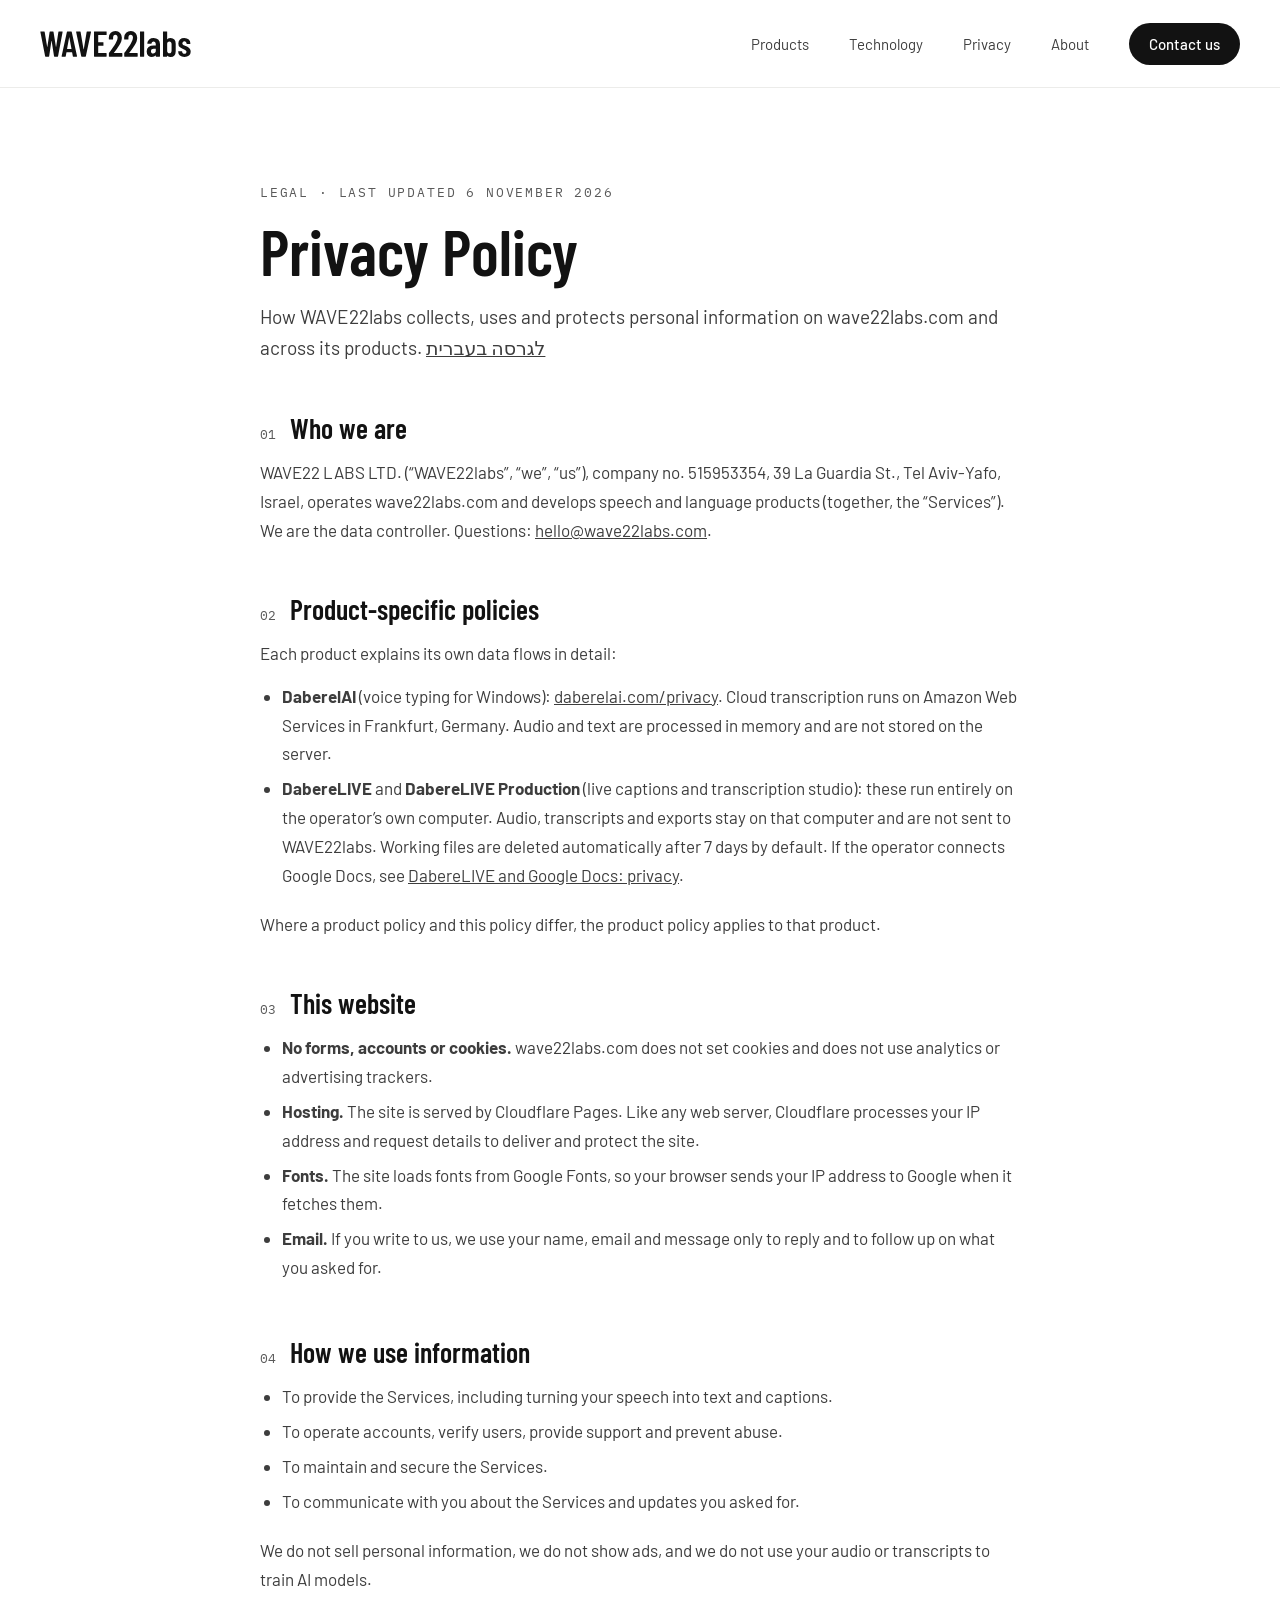
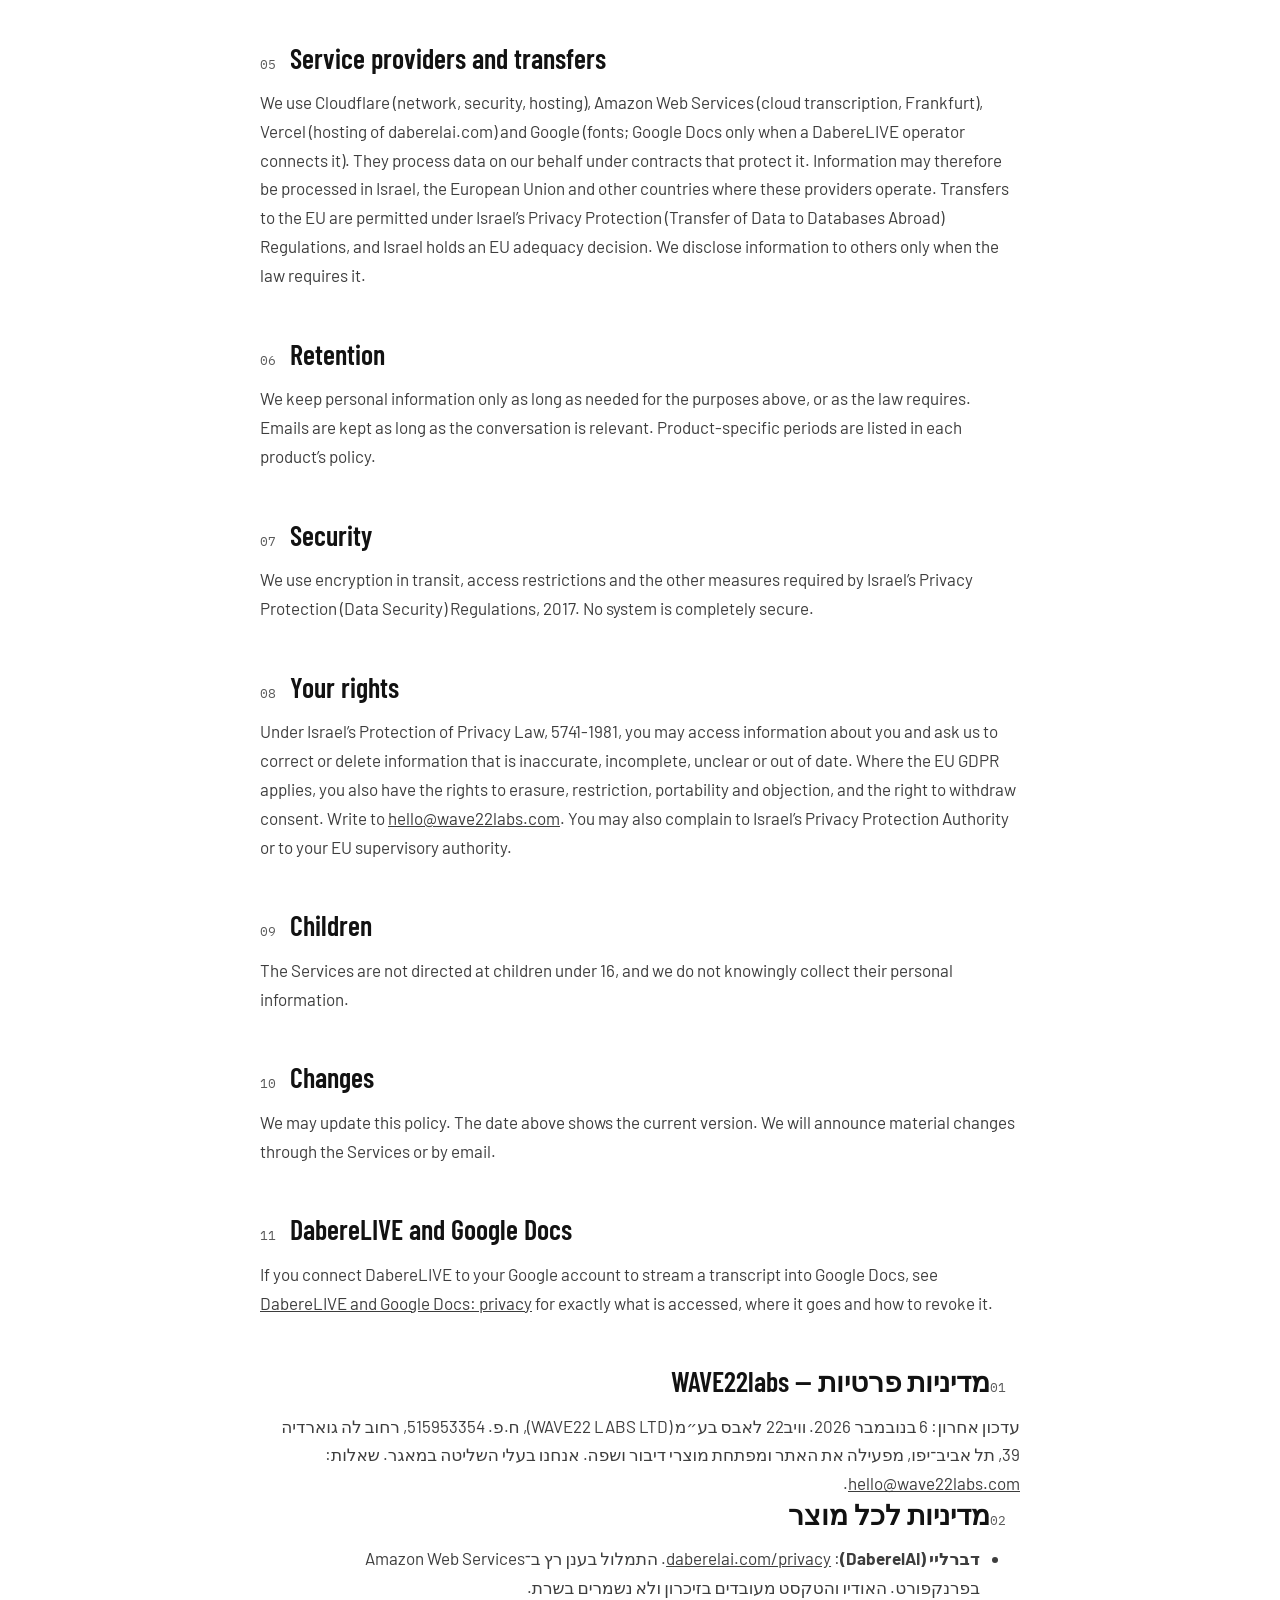
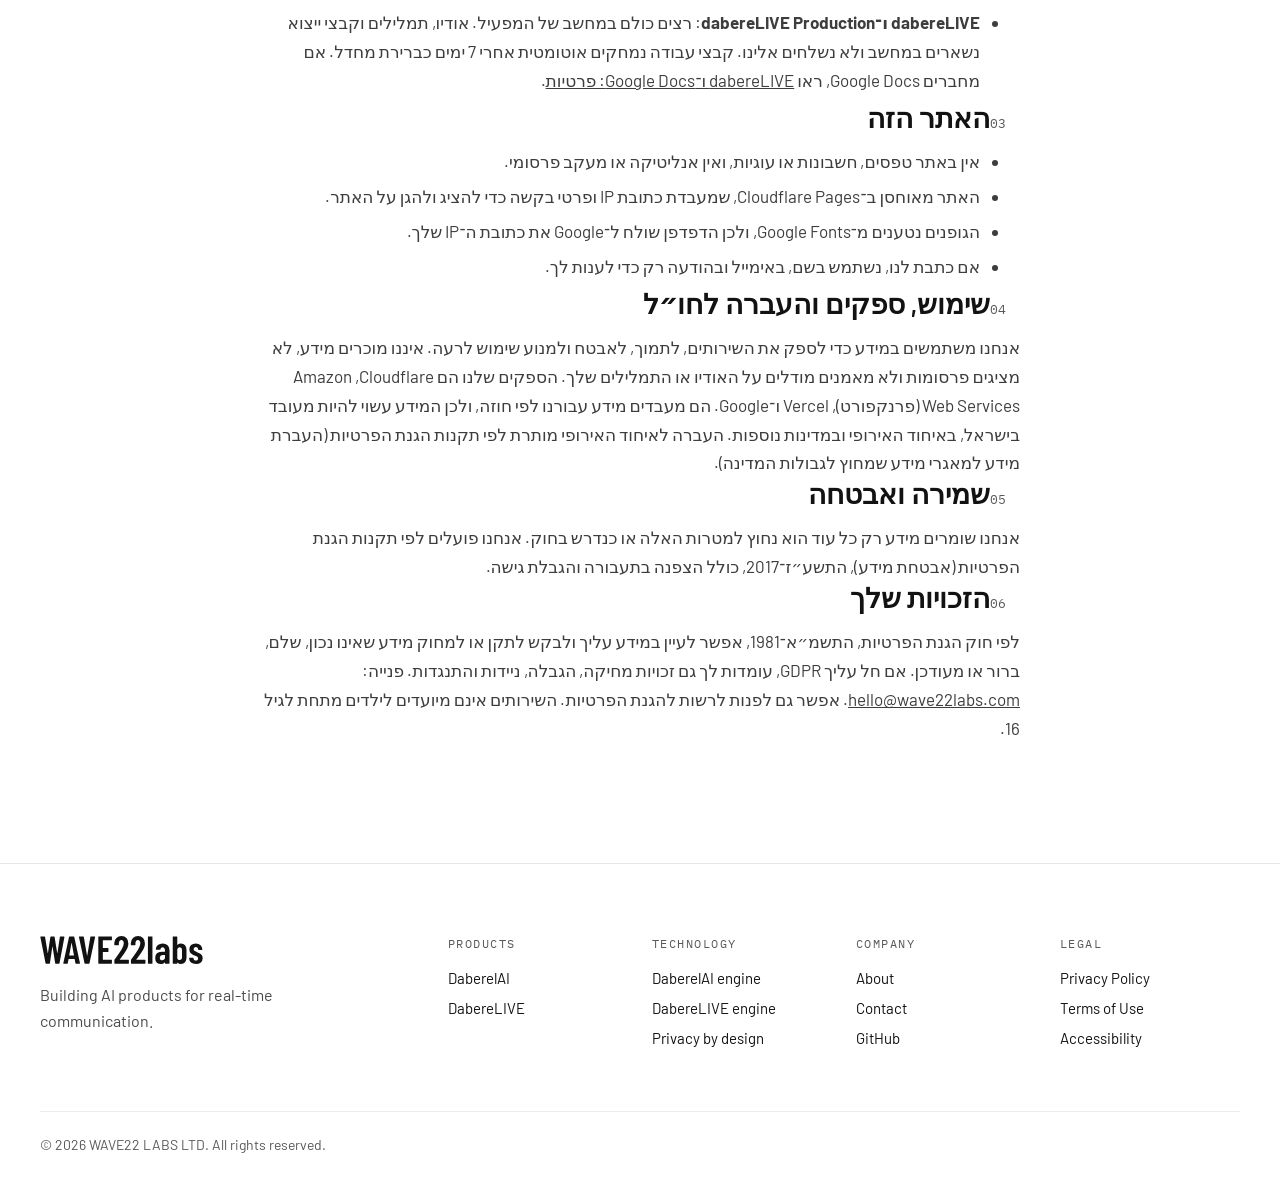
<file: privacy.html>
<!doctype html>
<html lang="en">
<head>
<meta charset="utf-8">
<meta name="viewport" content="width=device-width, initial-scale=1">
<title>Privacy Policy — WAVE22labs</title>
<meta name="description" content="WAVE22labs privacy policy.">
<link rel="canonical" href="https://wave22labs.com/privacy">
<meta property="og:type" content="website">
<meta property="og:site_name" content="WAVE22labs">
<meta property="og:title" content="Privacy Policy — WAVE22labs">
<meta property="og:description" content="WAVE22labs privacy policy.">
<meta property="og:url" content="https://wave22labs.com/privacy">
<meta property="og:image" content="https://wave22labs.com/assets/brand/og.png">
<meta name="twitter:card" content="summary_large_image">
<meta name="theme-color" content="#ffffff">
<link rel="icon" href="/favicon.ico?v=4" sizes="32x32">
<link rel="icon" href="/assets/brand/favicon.svg?v=4" type="image/svg+xml">
<link rel="apple-touch-icon" href="/assets/brand/apple-touch-icon.png?v=4">
<link rel="preconnect" href="https://fonts.googleapis.com"><link rel="preconnect" href="https://fonts.gstatic.com" crossorigin><link rel="stylesheet" href="https://fonts.googleapis.com/css2?family=Barlow+Condensed:wght@400;500;600;700&amp;family=Barlow:wght@400;500&amp;family=IBM+Plex+Mono:wght@400;500;600&amp;family=Heebo:wght@400;500;600;700&amp;display=swap">
<link rel="stylesheet" href="/assets/site.css?v=2">

<meta name="robots" content="noindex">
</head>
<body>
<a class="skip" href="#main">Skip to content</a>
<header class="hdr"><div class="wrap">
<a class="hdr__logo" href="/" aria-label="WAVE22labs home"><img src="/assets/brand/wave22labs-wordmark-ink.svg" alt="WAVE22labs" width="506" height="87"></a>
<nav class="nav" aria-label="Main"><a href="/#products">Products</a><a href="/#technology">Technology</a><a href="/#privacy">Privacy</a><a href="/#about">About</a><a class="btn btn--dark" href="/#contact">Contact us</a></nav>
<details class="menu"><summary aria-label="Menu"><svg class="i-open" width="18" height="18" viewBox="0 0 24 24" fill="none" stroke="currentColor" stroke-width="1.8" stroke-linecap="round" aria-hidden="true"><path d="M4 8h16M4 16h16"/></svg><svg class="i-close" width="18" height="18" viewBox="0 0 24 24" fill="none" stroke="currentColor" stroke-width="1.8" stroke-linecap="round" aria-hidden="true"><path d="M6 6l12 12M18 6 6 18"/></svg></summary><nav class="menu__panel" aria-label="Mobile"><a href="/#products">Products</a><a href="/#technology">Technology</a><a href="/#privacy">Privacy</a><a href="/#about">About</a><a class="btn btn--dark" href="/#contact">Contact us</a></nav></details>
</div></header>
<main id="main" class="legal"><div class="wrap"><article>
<header><div class="eyebrow">Legal · Last updated 6 November 2026</div><h1>Privacy Policy</h1><p>How WAVE22labs collects, uses and protects personal information on wave22labs.com and across its products. <a href="#he" lang="he">לגרסה בעברית</a></p></header>
<section><h2><span>01</span>Who we are</h2><p>WAVE22 LABS LTD. (“WAVE22labs”, “we”, “us”), company no. 515953354, 39 La Guardia St., Tel Aviv-Yafo, Israel, operates wave22labs.com and develops speech and language products (together, the “Services”). We are the data controller. Questions: <a href="mailto:hello@wave22labs.com">hello@wave22labs.com</a>.</p></section>
<section><h2><span>02</span>Product-specific policies</h2><p>Each product explains its own data flows in detail:</p><ul><li><strong>DaberelAI</strong> (voice typing for Windows): <a href="https://www.daberelai.com/privacy/">daberelai.com/privacy</a>. Cloud transcription runs on Amazon Web Services in Frankfurt, Germany. Audio and text are processed in memory and are not stored on the server.</li><li><strong>DabereLIVE</strong> and <strong>DabereLIVE Production</strong> (live captions and transcription studio): these run entirely on the operator’s own computer. Audio, transcripts and exports stay on that computer and are not sent to WAVE22labs. Working files are deleted automatically after 7 days by default. If the operator connects Google Docs, see <a href="/dabere-live-privacy">DabereLIVE and Google Docs: privacy</a>.</li></ul><p>Where a product policy and this policy differ, the product policy applies to that product.</p></section>
<section><h2><span>03</span>This website</h2><ul><li><strong>No forms, accounts or cookies.</strong> wave22labs.com does not set cookies and does not use analytics or advertising trackers.</li><li><strong>Hosting.</strong> The site is served by Cloudflare Pages. Like any web server, Cloudflare processes your IP address and request details to deliver and protect the site.</li><li><strong>Fonts.</strong> The site loads fonts from Google Fonts, so your browser sends your IP address to Google when it fetches them.</li><li><strong>Email.</strong> If you write to us, we use your name, email and message only to reply and to follow up on what you asked for.</li></ul></section>
<section><h2><span>04</span>How we use information</h2><ul><li>To provide the Services, including turning your speech into text and captions.</li><li>To operate accounts, verify users, provide support and prevent abuse.</li><li>To maintain and secure the Services.</li><li>To communicate with you about the Services and updates you asked for.</li></ul><p>We do not sell personal information, we do not show ads, and we do not use your audio or transcripts to train AI models.</p></section>
<section><h2><span>05</span>Service providers and transfers</h2><p>We use Cloudflare (network, security, hosting), Amazon Web Services (cloud transcription, Frankfurt), Vercel (hosting of daberelai.com) and Google (fonts; Google Docs only when a DabereLIVE operator connects it). They process data on our behalf under contracts that protect it. Information may therefore be processed in Israel, the European Union and other countries where these providers operate. Transfers to the EU are permitted under Israel’s Privacy Protection (Transfer of Data to Databases Abroad) Regulations, and Israel holds an EU adequacy decision. We disclose information to others only when the law requires it.</p></section>
<section><h2><span>06</span>Retention</h2><p>We keep personal information only as long as needed for the purposes above, or as the law requires. Emails are kept as long as the conversation is relevant. Product-specific periods are listed in each product’s policy.</p></section>
<section><h2><span>07</span>Security</h2><p>We use encryption in transit, access restrictions and the other measures required by Israel’s Privacy Protection (Data Security) Regulations, 2017. No system is completely secure.</p></section>
<section><h2><span>08</span>Your rights</h2><p>Under Israel’s Protection of Privacy Law, 5741-1981, you may access information about you and ask us to correct or delete information that is inaccurate, incomplete, unclear or out of date. Where the EU GDPR applies, you also have the rights to erasure, restriction, portability and objection, and the right to withdraw consent. Write to <a href="mailto:hello@wave22labs.com">hello@wave22labs.com</a>. You may also complain to Israel’s Privacy Protection Authority or to your EU supervisory authority.</p></section>
<section><h2><span>09</span>Children</h2><p>The Services are not directed at children under 16, and we do not knowingly collect their personal information.</p></section>
<section><h2><span>10</span>Changes</h2><p>We may update this policy. The date above shows the current version. We will announce material changes through the Services or by email.</p></section>
<section><h2><span>11</span>DabereLIVE and Google Docs</h2><p>If you connect DabereLIVE to your Google account to stream a transcript into Google Docs, see <a href="/dabere-live-privacy">DabereLIVE and Google Docs: privacy</a> for exactly what is accessed, where it goes and how to revoke it.</p></section>
<div id="he" lang="he" dir="rtl">
<section><h2><span>01</span>מדיניות פרטיות — WAVE22labs</h2><p>עדכון אחרון: 6 בנובמבר 2026. וויב22 לאבס בע״מ (WAVE22 LABS LTD), ח.פ. 515953354, רחוב לה גוארדיה 39, תל אביב־יפו, מפעילה את האתר ומפתחת מוצרי דיבור ושפה. אנחנו בעלי השליטה במאגר. שאלות: <a href="mailto:hello@wave22labs.com">hello@wave22labs.com</a>.</p></section>
<section><h2><span>02</span>מדיניות לכל מוצר</h2><ul><li><strong>דברליי (DaberelAI)</strong>: <a href="https://www.daberelai.com/privacy/">daberelai.com/privacy</a>. התמלול בענן רץ ב־Amazon Web Services בפרנקפורט. האודיו והטקסט מעובדים בזיכרון ולא נשמרים בשרת.</li><li><strong>dabereLIVE ו־dabereLIVE Production</strong>: רצים כולם במחשב של המפעיל. אודיו, תמלילים וקבצי ייצוא נשארים במחשב ולא נשלחים אלינו. קבצי עבודה נמחקים אוטומטית אחרי 7 ימים כברירת מחדל. אם מחברים Google Docs, ראו <a href="/dabere-live-privacy#he">dabereLIVE ו־Google Docs: פרטיות</a>.</li></ul></section>
<section><h2><span>03</span>האתר הזה</h2><ul><li>אין באתר טפסים, חשבונות או עוגיות, ואין אנליטיקה או מעקב פרסומי.</li><li>האתר מאוחסן ב־Cloudflare Pages, שמעבדת כתובת IP ופרטי בקשה כדי להציג ולהגן על האתר.</li><li>הגופנים נטענים מ־Google Fonts, ולכן הדפדפן שולח ל־Google את כתובת ה־IP שלך.</li><li>אם כתבת לנו, נשתמש בשם, באימייל ובהודעה רק כדי לענות לך.</li></ul></section>
<section><h2><span>04</span>שימוש, ספקים והעברה לחו״ל</h2><p>אנחנו משתמשים במידע כדי לספק את השירותים, לתמוך, לאבטח ולמנוע שימוש לרעה. איננו מוכרים מידע, לא מציגים פרסומות ולא מאמנים מודלים על האודיו או התמלילים שלך. הספקים שלנו הם Cloudflare, ‏Amazon Web Services (פרנקפורט), ‏Vercel ו־Google. הם מעבדים מידע עבורנו לפי חוזה, ולכן המידע עשוי להיות מעובד בישראל, באיחוד האירופי ובמדינות נוספות. העברה לאיחוד האירופי מותרת לפי תקנות הגנת הפרטיות (העברת מידע למאגרי מידע שמחוץ לגבולות המדינה).</p></section>
<section><h2><span>05</span>שמירה ואבטחה</h2><p>אנחנו שומרים מידע רק כל עוד הוא נחוץ למטרות האלה או כנדרש בחוק. אנחנו פועלים לפי תקנות הגנת הפרטיות (אבטחת מידע), התשע״ז־2017, כולל הצפנה בתעבורה והגבלת גישה.</p></section>
<section><h2><span>06</span>הזכויות שלך</h2><p>לפי חוק הגנת הפרטיות, התשמ״א־1981, אפשר לעיין במידע עליך ולבקש לתקן או למחוק מידע שאינו נכון, שלם, ברור או מעודכן. אם חל עליך GDPR, עומדות לך גם זכויות מחיקה, הגבלה, ניידות והתנגדות. פנייה: <a href="mailto:hello@wave22labs.com">hello@wave22labs.com</a>. אפשר גם לפנות לרשות להגנת הפרטיות. השירותים אינם מיועדים לילדים מתחת לגיל 16.</p></section>
</div>
</article></div></main>
<footer class="ftr"><div class="wrap">
<div class="ftr__grid">
<div class="ftr__brand"><img src="/assets/brand/wave22labs-wordmark-ink.svg" alt="WAVE22labs" width="506" height="87"><p>Building AI products for real-time communication.</p></div>
<div class="ftr__col"><div class="ftr__lab">Products</div><a href="https://daberelai.com">DaberelAI</a><a href="/#dabere-live">DabereLIVE</a></div>
<div class="ftr__col"><div class="ftr__lab">Technology</div><a href="/daberelai-engine">DaberelAI engine</a><a href="/dabere-live-engine">DabereLIVE engine</a><a href="/#privacy">Privacy by design</a></div>
<div class="ftr__col"><div class="ftr__lab">Company</div><a href="/#about">About</a><a href="/#contact">Contact</a><a href="https://github.com/DABERELAI">GitHub</a></div>
<div class="ftr__col"><div class="ftr__lab">Legal</div><a href="/privacy">Privacy Policy</a><a href="/terms">Terms of Use</a><a href="/accessibility">Accessibility</a></div>
</div>
<div class="ftr__base"><span>© 2026 WAVE22 LABS LTD. All rights reserved.</span></div>
</div></footer>
<script src="/assets/site.js?v=2" defer></script>
</body>
</html>
</file>
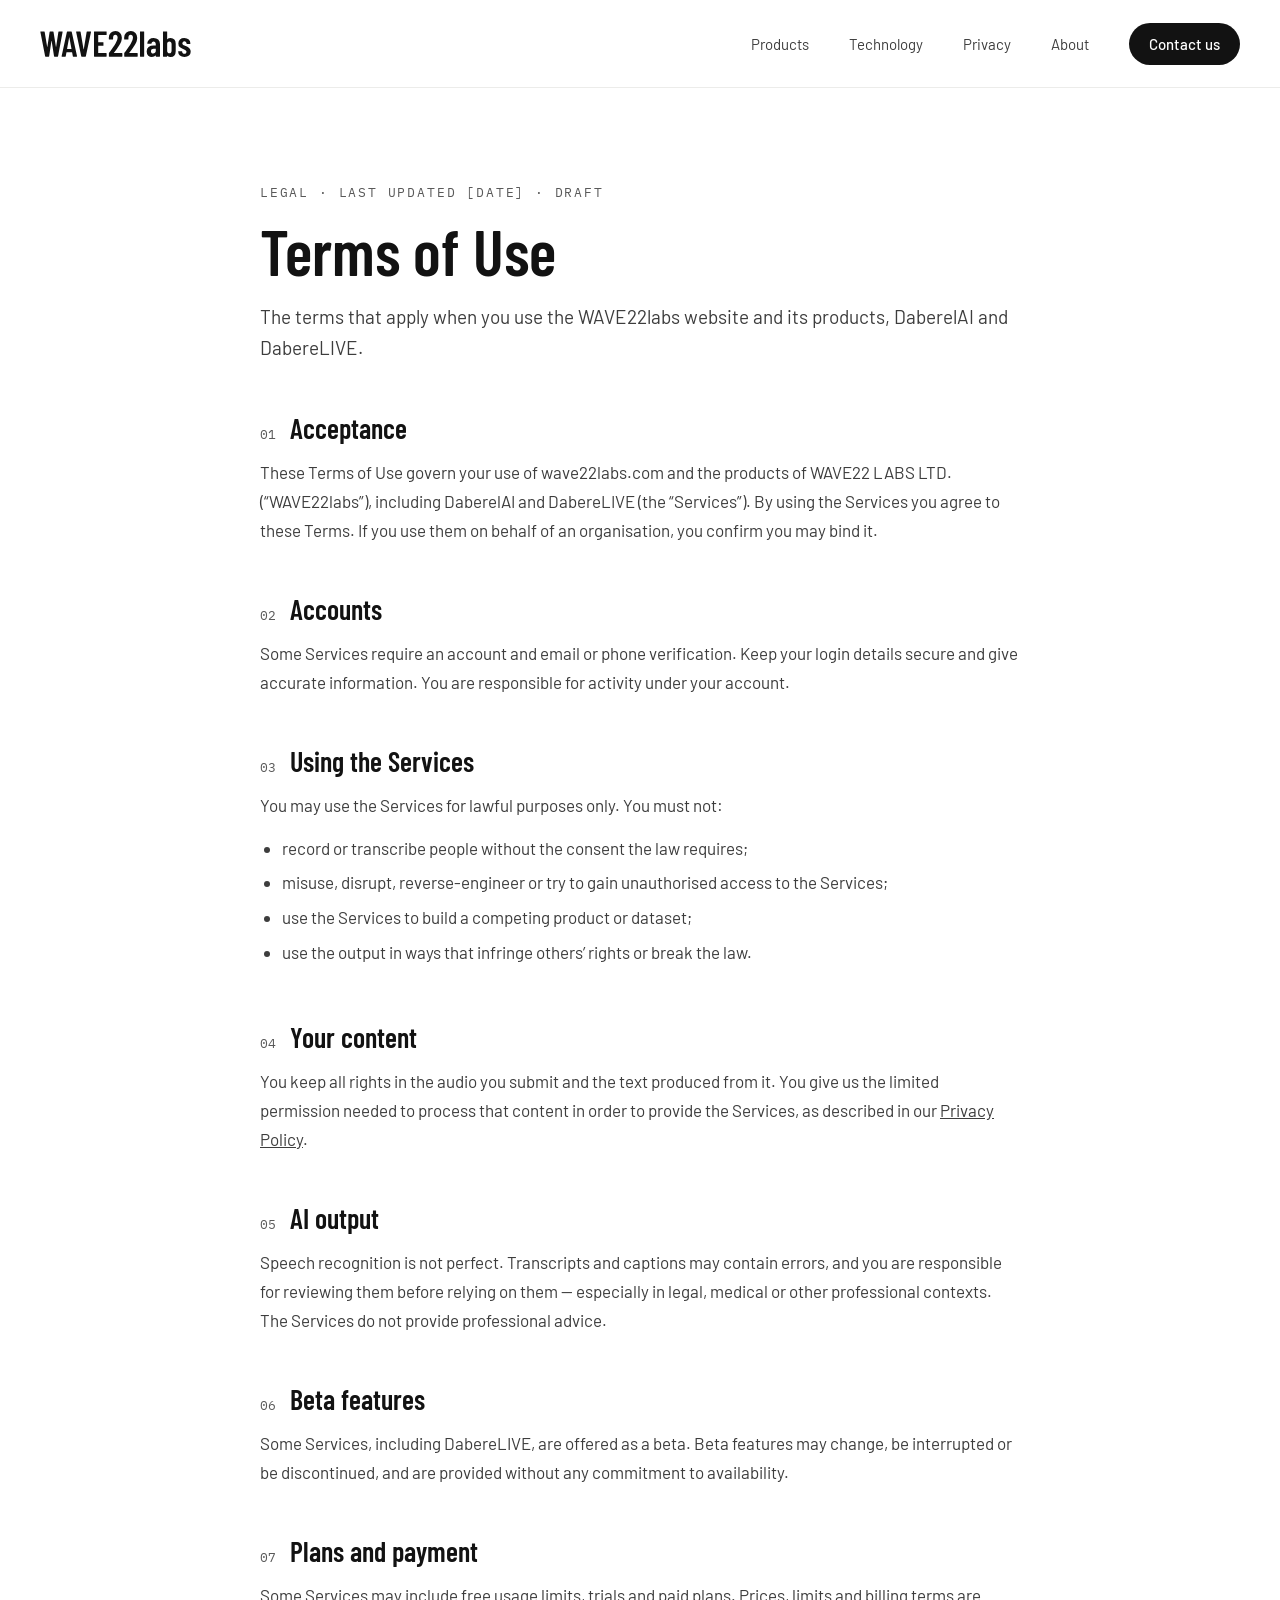
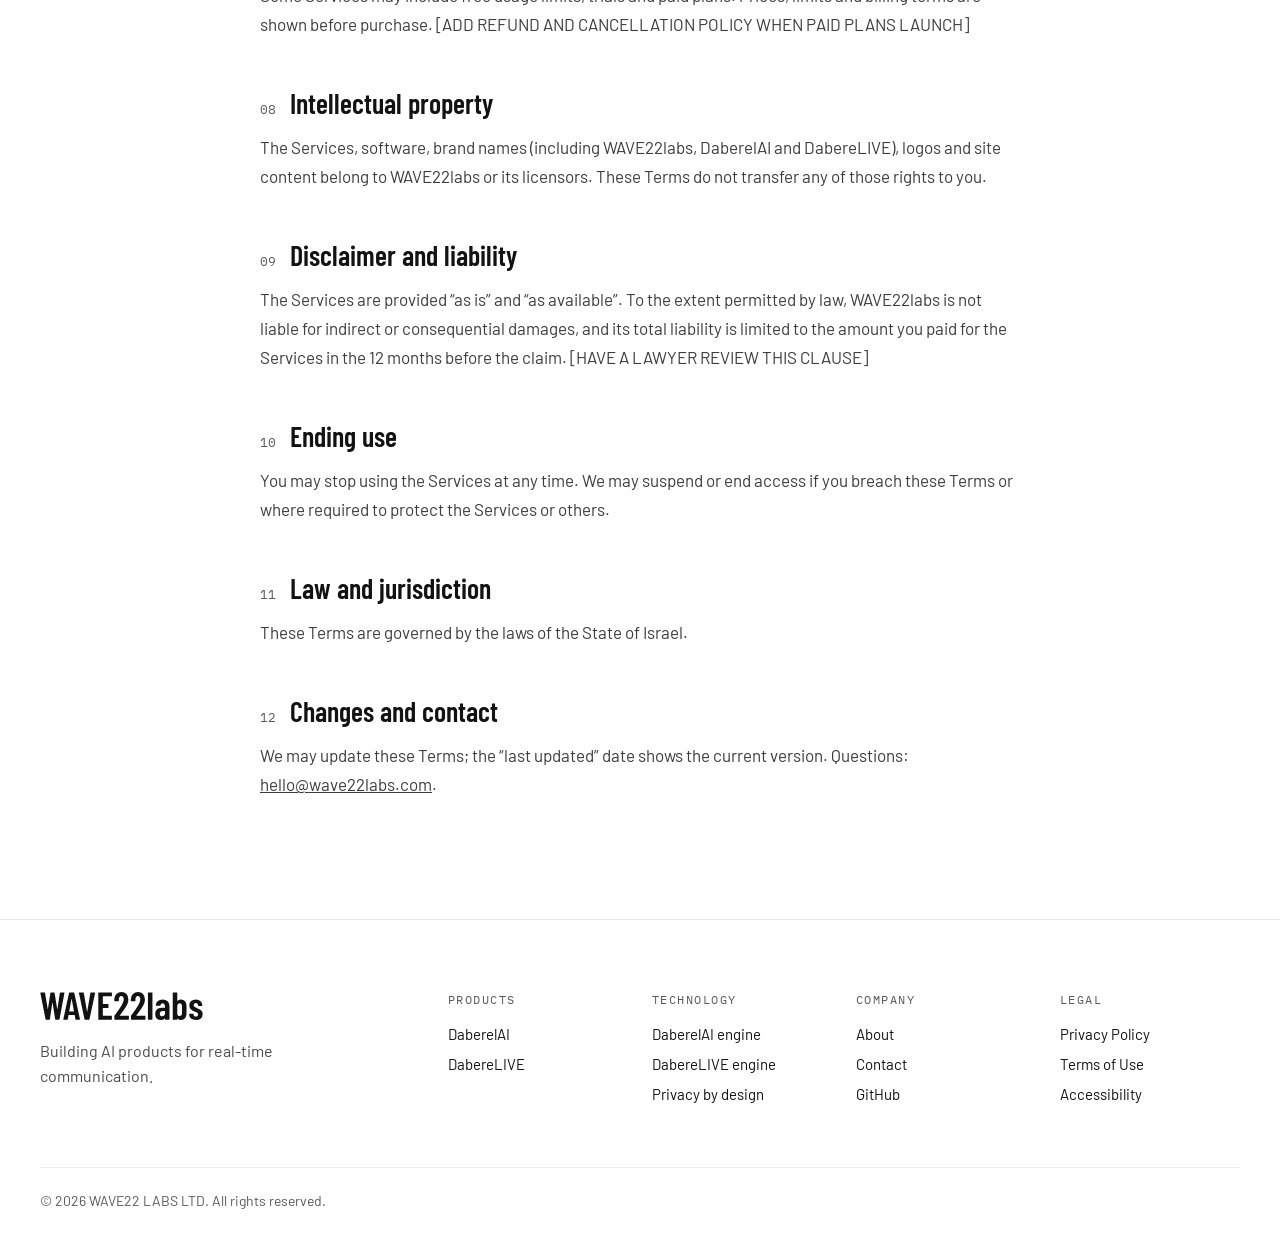
<file: terms.html>
<!doctype html>
<html lang="en">
<head>
<meta charset="utf-8">
<meta name="viewport" content="width=device-width, initial-scale=1">
<title>Terms of Use — WAVE22labs</title>
<meta name="description" content="WAVE22labs terms of use.">
<link rel="canonical" href="https://wave22labs.com/terms">
<meta property="og:type" content="website">
<meta property="og:site_name" content="WAVE22labs">
<meta property="og:title" content="Terms of Use — WAVE22labs">
<meta property="og:description" content="WAVE22labs terms of use.">
<meta property="og:url" content="https://wave22labs.com/terms">
<meta property="og:image" content="https://wave22labs.com/assets/brand/og.png">
<meta name="twitter:card" content="summary_large_image">
<meta name="theme-color" content="#ffffff">
<link rel="icon" href="/favicon.ico?v=4" sizes="32x32">
<link rel="icon" href="/assets/brand/favicon.svg?v=4" type="image/svg+xml">
<link rel="apple-touch-icon" href="/assets/brand/apple-touch-icon.png?v=4">
<link rel="preconnect" href="https://fonts.googleapis.com"><link rel="preconnect" href="https://fonts.gstatic.com" crossorigin><link rel="stylesheet" href="https://fonts.googleapis.com/css2?family=Barlow+Condensed:wght@400;500;600;700&amp;family=Barlow:wght@400;500&amp;family=IBM+Plex+Mono:wght@400;500;600&amp;family=Heebo:wght@400;500;600;700&amp;display=swap">
<link rel="stylesheet" href="/assets/site.css?v=2">

<meta name="robots" content="noindex">
</head>
<body>
<a class="skip" href="#main">Skip to content</a>
<header class="hdr"><div class="wrap">
<a class="hdr__logo" href="/" aria-label="WAVE22labs home"><img src="/assets/brand/wave22labs-wordmark-ink.svg" alt="WAVE22labs" width="506" height="87"></a>
<nav class="nav" aria-label="Main"><a href="/#products">Products</a><a href="/#technology">Technology</a><a href="/#privacy">Privacy</a><a href="/#about">About</a><a class="btn btn--dark" href="/#contact">Contact us</a></nav>
<details class="menu"><summary aria-label="Menu"><svg class="i-open" width="18" height="18" viewBox="0 0 24 24" fill="none" stroke="currentColor" stroke-width="1.8" stroke-linecap="round" aria-hidden="true"><path d="M4 8h16M4 16h16"/></svg><svg class="i-close" width="18" height="18" viewBox="0 0 24 24" fill="none" stroke="currentColor" stroke-width="1.8" stroke-linecap="round" aria-hidden="true"><path d="M6 6l12 12M18 6 6 18"/></svg></summary><nav class="menu__panel" aria-label="Mobile"><a href="/#products">Products</a><a href="/#technology">Technology</a><a href="/#privacy">Privacy</a><a href="/#about">About</a><a class="btn btn--dark" href="/#contact">Contact us</a></nav></details>
</div></header>
<main id="main" class="legal"><div class="wrap"><article>
<header><div class="eyebrow">Legal · Last updated [DATE] · Draft</div><h1>Terms of Use</h1><p>The terms that apply when you use the WAVE22labs website and its products, DaberelAI and DabereLIVE.</p></header>
<section><h2><span>01</span>Acceptance</h2><p>These Terms of Use govern your use of wave22labs.com and the products of WAVE22 LABS LTD. (“WAVE22labs”), including DaberelAI and DabereLIVE (the “Services”). By using the Services you agree to these Terms. If you use them on behalf of an organisation, you confirm you may bind it.</p></section><section><h2><span>02</span>Accounts</h2><p>Some Services require an account and email or phone verification. Keep your login details secure and give accurate information. You are responsible for activity under your account.</p></section><section><h2><span>03</span>Using the Services</h2><p>You may use the Services for lawful purposes only. You must not:</p><ul><li>record or transcribe people without the consent the law requires;</li><li>misuse, disrupt, reverse-engineer or try to gain unauthorised access to the Services;</li><li>use the Services to build a competing product or dataset;</li><li>use the output in ways that infringe others’ rights or break the law.</li></ul></section><section><h2><span>04</span>Your content</h2><p>You keep all rights in the audio you submit and the text produced from it. You give us the limited permission needed to process that content in order to provide the Services, as described in our <a href="Privacy.dc.html">Privacy Policy</a>.</p></section><section><h2><span>05</span>AI output</h2><p>Speech recognition is not perfect. Transcripts and captions may contain errors, and you are responsible for reviewing them before relying on them — especially in legal, medical or other professional contexts. The Services do not provide professional advice.</p></section><section><h2><span>06</span>Beta features</h2><p>Some Services, including DabereLIVE, are offered as a beta. Beta features may change, be interrupted or be discontinued, and are provided without any commitment to availability.</p></section><section><h2><span>07</span>Plans and payment</h2><p>Some Services may include free usage limits, trials and paid plans. Prices, limits and billing terms are shown before purchase. [ADD REFUND AND CANCELLATION POLICY WHEN PAID PLANS LAUNCH]</p></section><section><h2><span>08</span>Intellectual property</h2><p>The Services, software, brand names (including WAVE22labs, DaberelAI and DabereLIVE), logos and site content belong to WAVE22labs or its licensors. These Terms do not transfer any of those rights to you.</p></section><section><h2><span>09</span>Disclaimer and liability</h2><p>The Services are provided “as is” and “as available”. To the extent permitted by law, WAVE22labs is not liable for indirect or consequential damages, and its total liability is limited to the amount you paid for the Services in the 12 months before the claim. [HAVE A LAWYER REVIEW THIS CLAUSE]</p></section><section><h2><span>10</span>Ending use</h2><p>You may stop using the Services at any time. We may suspend or end access if you breach these Terms or where required to protect the Services or others.</p></section><section><h2><span>11</span>Law and jurisdiction</h2><p>These Terms are governed by the laws of the State of Israel.</p></section><section><h2><span>12</span>Changes and contact</h2><p>We may update these Terms; the “last updated” date shows the current version. Questions: <a href="mailto:hello@wave22labs.com">hello@wave22labs.com</a>.</p></section>
</article></div></main>
<footer class="ftr"><div class="wrap">
<div class="ftr__grid">
<div class="ftr__brand"><img src="/assets/brand/wave22labs-wordmark-ink.svg" alt="WAVE22labs" width="506" height="87"><p>Building AI products for real-time communication.</p></div>
<div class="ftr__col"><div class="ftr__lab">Products</div><a href="https://daberelai.com">DaberelAI</a><a href="/#dabere-live">DabereLIVE</a></div>
<div class="ftr__col"><div class="ftr__lab">Technology</div><a href="/daberelai-engine">DaberelAI engine</a><a href="/dabere-live-engine">DabereLIVE engine</a><a href="/#privacy">Privacy by design</a></div>
<div class="ftr__col"><div class="ftr__lab">Company</div><a href="/#about">About</a><a href="/#contact">Contact</a><a href="https://github.com/DABERELAI">GitHub</a></div>
<div class="ftr__col"><div class="ftr__lab">Legal</div><a href="/privacy">Privacy Policy</a><a href="/terms">Terms of Use</a><a href="/accessibility">Accessibility</a></div>
</div>
<div class="ftr__base"><span>© 2026 WAVE22 LABS LTD. All rights reserved.</span></div>
</div></footer>
<script src="/assets/site.js?v=2" defer></script>
</body>
</html>
</file>
<file: assets/site.css>
:root{--ink:#121212;--ink2:#3d3d3d;--muted:#4a4a4a;--sub:#595959;--line:#e6e6e3;--line2:#ececea;--soft:#f7f7f5;--dark:#121212;--dark2:#0f0f0f}
*{box-sizing:border-box}
html{scroll-behavior:smooth;-webkit-text-size-adjust:100%}
body{margin:0;background:#fff;color:var(--ink);font-family:"Barlow",system-ui,sans-serif;-webkit-font-smoothing:antialiased}
a{color:inherit}
img{max-width:100%;height:auto;display:block}
.wrap{max-width:1248px;margin:0 auto;padding:0 24px}
.mono{font-family:"IBM Plex Mono",ui-monospace,monospace}
.eyebrow{font-family:"IBM Plex Mono",ui-monospace,monospace;font-size:13px;letter-spacing:.14em;text-transform:uppercase;color:var(--sub)}
.h2{margin:0;font-family:"Barlow Condensed",sans-serif;font-weight:600;font-size:clamp(36px,4.1vw,56px);line-height:1.02;letter-spacing:-.005em}
.lead{margin:0;font-size:17px;line-height:1.6;color:var(--muted)}
.btn{display:inline-block;text-decoration:none;font-size:16px;font-weight:500;padding:16px 28px;border-radius:999px;text-align:center}
.btn--dark{background:var(--ink);color:#fff}.btn--dark:hover{background:#2a2a2a;color:#fff}
.btn--line{border:1px solid #cfcfcb;color:var(--ink);padding:15px 27px}.btn--line:hover{border-color:var(--ink)}
a:focus-visible,summary:focus-visible{outline:2px solid currentColor;outline-offset:3px}
.skip{position:absolute;left:-999px;top:8px;background:#fff;padding:8px 12px;z-index:10}.skip:focus{left:8px}

/* header */
.hdr{height:88px;border-bottom:1px solid var(--line2);background:#fff;position:relative;z-index:5}
.hdr .wrap{height:100%;display:flex;align-items:center;justify-content:space-between}
.hdr__logo img{height:26px;width:auto}
.nav{display:flex;align-items:center;gap:40px;font-size:15px}
.nav a{text-decoration:none;color:var(--ink2)}.nav a:hover{color:var(--ink)}
.nav .btn{padding:12px 20px;font-size:15px;color:#fff}
.menu{display:none;position:relative}
.menu summary{list-style:none;width:44px;height:44px;border-radius:999px;border:1px solid #dcdcd8;display:flex;align-items:center;justify-content:center;cursor:pointer}
.menu summary::-webkit-details-marker{display:none}
.menu .i-close{display:none}.menu[open] .i-close{display:block}.menu[open] .i-open{display:none}
.menu__panel{position:absolute;right:-20px;top:54px;width:100vw;max-width:390px;background:#fff;border-bottom:1px solid var(--line2);box-shadow:0 24px 40px rgba(0,0,0,.08);padding:8px 20px 28px;display:flex;flex-direction:column}
.menu__panel a{text-decoration:none;font-family:"Barlow Condensed",sans-serif;font-weight:500;font-size:28px;padding:14px 0;border-bottom:1px solid var(--line2);color:var(--ink)}
.hdr--dark .menu summary{border-color:#3a3a3a}
.hdr--dark .menu__panel{background:#0f0f0f;border-bottom-color:#262626}
.hdr--dark .menu__panel a{color:#fff;border-bottom-color:#262626}
.hdr--dark .menu__panel .btn{background:#fff;color:#0f0f0f}
.menu__panel .btn{margin-top:24px;font-family:"Barlow",sans-serif;font-size:16px;border:0;color:#fff}
.hdr--dark{background:var(--dark2);border-bottom-color:#262626;color:#fff}
.hdr--dark .hdr__logo img{filter:invert(1);height:24px}
.hdr--dark .nav a{color:#b3b3ae}.hdr--dark .nav a:hover,.hdr--dark .nav a[aria-current]{color:#fff}
.hdr--dark .nav a[aria-current]{border-bottom:1px solid #fff;padding-bottom:4px}
.hdr--dark .nav .btn{background:#fff;color:var(--dark2)}

/* hero */
.hero{padding:64px 0 72px;text-align:center}
.hero .wrap{display:flex;flex-direction:column;align-items:center}
.hero__logo{width:920px;max-width:100%;margin-bottom:36px}
.hero .eyebrow{margin-bottom:22px}
.hero h1{margin:0 0 22px;font-family:"Barlow Condensed",sans-serif;font-weight:600;font-size:clamp(46px,5.2vw,64px);line-height:1.04;letter-spacing:-.005em;max-width:900px}
.hero p{margin:0 0 40px;font-size:20px;line-height:1.55;color:var(--muted);max-width:700px}
.hero__ctas{display:flex;gap:14px}
.caps{list-style:none;margin:56px 0 0;padding:22px 0 0;display:flex;gap:44px;border-top:1px solid var(--line2);font-family:"IBM Plex Mono",monospace;font-size:12px;letter-spacing:.1em;text-transform:uppercase;color:var(--ink2)}
.caps li{display:flex;align-items:center;gap:10px}

/* section frame */
.sec{padding:104px 0}
.sec--line{border-top:1px solid var(--line2)}
.sec--soft{background:var(--soft);border-top:1px solid var(--line2)}
.sec__head{display:flex;justify-content:space-between;align-items:flex-end;gap:64px;margin-bottom:56px}
.sec__head>div{display:flex;flex-direction:column;gap:16px}
.sec__head .lead{max-width:420px}

/* products */
.pgrid{display:grid;grid-template-columns:repeat(2,minmax(0,1fr));gap:24px}
.pcard{border:1px solid var(--line);border-radius:20px;padding:40px;display:flex;flex-direction:column;gap:22px;background:#fff;min-width:0}
.pcard__top{display:flex;justify-content:space-between;align-items:center}
.tag{font-family:"IBM Plex Mono",monospace;font-size:12px;letter-spacing:.1em;text-transform:uppercase;color:var(--sub)}
.pill{font-family:"IBM Plex Mono",monospace;font-size:12px;padding:6px 12px;border-radius:999px;background:var(--ink);color:#fff}
.pill--line{background:none;color:var(--ink);border:1px solid var(--ink);padding:5px 11px}
.pcard h3{margin:0;font-family:"Barlow Condensed",sans-serif;font-weight:400;font-size:64px;line-height:1;letter-spacing:-.005em}
.pcard h3 b{font-weight:700}
.checks{margin:0;padding:0;list-style:none;display:flex;flex-direction:column;gap:10px}
.checks li{display:flex;gap:12px;font-size:16px;line-height:1.5}
.checks svg{flex-shrink:0;margin-top:4px}
.checks strong{font-weight:500}
.pmeta{font-family:"IBM Plex Mono",monospace;font-size:12px;line-height:1.6;color:var(--sub);border-top:1px solid var(--line2);padding-top:16px}
.demo{background:var(--soft);border-radius:12px;padding:18px 22px;display:flex;align-items:center;gap:14px;font-family:"Heebo",sans-serif;font-size:20px}
.demo--live{flex-direction:column;align-items:stretch;gap:8px;padding:14px 22px}
.bars{height:36px;display:flex;align-items:center;gap:3px;overflow:hidden;min-width:0}
.bars i{display:block;width:3px;border-radius:2px;flex-shrink:0}
.grey{color:#6b6b66}
.pcard .btn{align-self:flex-start;margin-top:6px}
.pcard--wide{grid-column:1 / -1;display:grid;grid-template-columns:minmax(0,1fr) minmax(0,1fr);gap:40px;align-items:center}
.pcard__body{display:flex;flex-direction:column;gap:22px;min-width:0}
.pcard__media{position:relative;display:block;border-radius:14px;overflow:hidden;border:1px solid var(--line);background:#000;aspect-ratio:16 / 9}
.pcard__media img{display:block;width:100%;height:100%;object-fit:cover;transition:transform .3s ease}
.pcard__media:hover img{transform:scale(1.02)}
.pcard__play{position:absolute;left:50%;top:50%;width:64px;height:64px;margin:-32px 0 0 -32px;border-radius:50%;background:rgba(18,18,18,.82);display:grid;place-items:center}
.pcard__play svg{margin-left:3px}
.next{border-top:1px solid var(--line);margin-top:56px;padding-top:44px;display:grid;grid-template-columns:repeat(12,minmax(0,1fr));column-gap:24px;align-items:center}
.next__intro{grid-column:span 4;display:flex;flex-direction:column;gap:16px}
.next__intro h3{margin:0;font-family:"Barlow Condensed",sans-serif;font-weight:500;font-size:36px;line-height:1.05}
.next__intro p{margin:0;font-size:16px;line-height:1.6;color:var(--muted)}
.next__intro a{align-self:flex-start;font-size:15px;font-weight:500;margin-top:4px}
.next__items{grid-column:6 / span 7;display:grid;grid-template-columns:repeat(3,minmax(0,1fr));gap:16px}
.next__item{border-top:1px solid var(--line);padding-top:20px;display:flex;flex-direction:column;gap:12px}
.next__item .tag{display:flex;justify-content:space-between;align-items:center;letter-spacing:.08em}
.next__name{font-family:"Barlow Condensed",sans-serif;font-size:28px;line-height:1.05}
.next__item p{margin:0;font-size:14px;line-height:1.5;color:var(--sub)}

/* technology (dark) */
.tech{background:var(--dark);color:#fff}
.tech .eyebrow{color:#b3b3ae}.tech .lead{color:#c9c9c4;max-width:440px}
.egrid{display:grid;grid-template-columns:repeat(2,minmax(0,1fr));gap:24px}
.ecard{text-decoration:none;color:#fff;background:#191919;border:1px solid #2e2e2e;border-radius:22px;padding:32px;display:flex;flex-direction:column;gap:22px;transition:border-color .2s}
.ecard:hover{border-color:#5a5a5a;color:#fff}
.ecard__top{display:flex;justify-content:space-between;align-items:center;font-family:"IBM Plex Mono",monospace;font-size:12px;letter-spacing:.12em;text-transform:uppercase;color:#b3b3ae}
.ecard__top span:last-child{color:#fff;font-size:16px}
.ecard__art{border-top:1px solid #2e2e2e;border-bottom:1px solid #2e2e2e;padding:18px 0}
.ecard__art svg{display:block;width:100%;height:auto}
.ecard__art .v{display:none;max-width:340px;margin:0 auto}
.ecard__title{font-family:"Barlow Condensed",sans-serif;font-weight:600;font-size:36px;line-height:1}
.ecard p{margin:0;font-size:16px;line-height:1.6;color:#c9c9c4}
.ecard__cta{font-size:15px;font-weight:500;text-decoration:underline;text-underline-offset:5px;margin-top:auto}

/* privacy by design */
.split{display:grid;grid-template-columns:repeat(12,minmax(0,1fr));column-gap:24px;align-items:start}
.split__intro{grid-column:span 4;display:flex;flex-direction:column;gap:16px}
.split__intro .h2{font-size:clamp(36px,3.6vw,48px);line-height:1.05}
.split__intro a{align-self:flex-start;font-size:15px;font-weight:500;margin-top:8px}
.facts{grid-column:6 / span 7;display:grid;grid-template-columns:repeat(2,minmax(0,1fr));column-gap:40px;row-gap:44px}
.fact{border-top:1px solid var(--line);padding-top:24px;display:flex;flex-direction:column;gap:12px}
.fact h3{margin:4px 0 0;font-family:"Barlow Condensed",sans-serif;font-weight:600;font-size:26px;line-height:1.1}
.fact p{margin:0;font-size:16px;line-height:1.6;color:var(--muted)}

/* about */
.about__intro{grid-column:span 5}
.founders{grid-column:7 / span 6;display:grid;grid-template-columns:repeat(2,minmax(0,1fr));gap:24px}
.founder{background:#fff;border:1px solid var(--line);border-radius:16px;padding:28px;display:flex;flex-direction:column;gap:20px}
.founder__ph{height:220px;border-radius:10px;background:var(--line2);display:flex;align-items:center;justify-content:center;font-family:"Barlow Condensed",sans-serif;font-weight:600;font-size:56px;color:#6b6b66}
.founder__name{font-family:"Barlow Condensed",sans-serif;font-weight:600;font-size:24px}
.founder__role{font-size:15px;color:var(--sub)}
.founder a{font-size:15px;font-weight:500;display:inline-flex;align-items:center;gap:8px}

/* contact */
.contact{padding:104px 0;text-align:center}
.contact .wrap{display:flex;flex-direction:column;align-items:center;gap:24px}
.contact .h2{max-width:820px}
.contact__mail{font-family:"Barlow Condensed",sans-serif;font-weight:500;font-size:28px;text-underline-offset:8px;text-decoration-thickness:1px}
.contact__tags{display:flex;flex-wrap:wrap;justify-content:center;gap:8px 28px;font-family:"IBM Plex Mono",monospace;font-size:13px;color:var(--sub)}

/* footer */
.ftr{border-top:1px solid var(--line);padding:72px 0 48px}
.ftr__grid{display:grid;grid-template-columns:repeat(12,minmax(0,1fr));column-gap:24px;row-gap:32px}
.ftr__brand{grid-column:span 4;display:flex;flex-direction:column;gap:18px}
.ftr__brand img{height:28px;width:auto;align-self:flex-start}
.ftr__brand p{margin:0;font-size:16px;line-height:1.6;color:var(--muted);max-width:320px}
.ftr__col{grid-column:span 2;display:flex;flex-direction:column;gap:12px;font-size:15px}
.ftr__col a{text-decoration:none}.ftr__col a:hover{text-decoration:underline}
.ftr__lab{font-family:"IBM Plex Mono",monospace;font-size:12px;letter-spacing:.12em;text-transform:uppercase;color:var(--sub);margin-bottom:6px}
.ftr__base{display:flex;justify-content:space-between;gap:16px;margin-top:64px;padding-top:24px;border-top:1px solid var(--line2);font-size:14px;color:var(--sub)}
.ftr--dark{background:var(--dark2);color:#fff;border-top-color:#262626}
.ftr--dark .ftr__brand img{filter:invert(1)}
.ftr--dark .ftr__brand p,.ftr--dark .ftr__base,.ftr--dark .ftr__lab{color:#8a8a86}
.ftr--dark .ftr__base{border-top-color:#262626}

/* engine pages (dark) */
.dark{background:var(--dark2);color:#fff}
.ehero{display:grid;grid-template-columns:repeat(12,minmax(0,1fr));column-gap:24px;align-items:end;padding:80px 0 56px}
.ehero__main{grid-column:span 8;display:flex;flex-direction:column;gap:22px}
.ehero .eyebrow{color:#b3b3ae}
.ehero h1{margin:0;font-family:"Barlow Condensed",sans-serif;font-weight:600;font-size:clamp(46px,6.2vw,80px);line-height:.98;letter-spacing:-.005em}
.ehero p{margin:0;font-size:19px;line-height:1.6;color:#c9c9c4;max-width:660px}
.chips{grid-column:10 / span 3;list-style:none;margin:0;padding:0;border-top:1px solid #262626}
.chips li{display:flex;align-items:center;gap:12px;padding:14px 0;border-bottom:1px solid #262626;font-family:"IBM Plex Mono",monospace;font-size:13px;line-height:1.4;letter-spacing:.06em;text-transform:uppercase;color:#e6e6e3}
.chips li::before{content:"";width:6px;height:6px;border-radius:50%;background:#fff;flex:none}
.estage{margin:0 0 40px;padding:0}
.estage svg{display:block;width:100%;height:auto}
.estage--v{display:none;max-width:420px;margin:0 auto 32px}
.esteps{list-style:none;margin:0;padding:8px 0 88px;display:grid;grid-template-columns:repeat(4,minmax(0,1fr));border-top:1px solid #262626}
.esteps li{display:flex;flex-direction:column;gap:12px;padding:28px 24px 0}
.esteps li:first-child{padding-left:0}
.esteps li+li{border-left:1px solid #262626}
.esteps .n{font-family:"IBM Plex Mono",monospace;font-size:13px;color:#8a8a86}
.esteps h3{margin:0;font-family:"Barlow Condensed",sans-serif;font-weight:600;font-size:26px;line-height:1.05}
.esteps p{margin:0;font-size:15px;line-height:1.6;color:#b3b3ae}
.enext{display:flex;justify-content:space-between;gap:16px;padding:32px 0 56px;border-top:1px solid #262626;font-size:15px}
.enext a{text-decoration:none;color:#b3b3ae}.enext a:last-child{color:#fff}

/* legal */
.legal{padding:96px 0 120px}
.legal article{max-width:760px;margin:0 auto;display:flex;flex-direction:column;gap:48px}
.legal header{display:flex;flex-direction:column;gap:18px}
.legal h1{margin:0;font-family:"Barlow Condensed",sans-serif;font-weight:600;font-size:clamp(44px,5vw,72px);line-height:1}
.legal header p{margin:0;font-size:19px;line-height:1.65;color:var(--ink2)}
.legal section{display:flex;flex-direction:column;gap:14px}
.legal h2{margin:0;font-family:"Barlow Condensed",sans-serif;font-weight:600;font-size:28px;line-height:1.15}
.legal h2 span{font-family:"IBM Plex Mono",monospace;font-size:13px;font-weight:400;color:var(--sub);margin-right:14px}
.legal p,.legal ul{margin:0;font-size:17px;line-height:1.7;color:var(--ink2)}
.legal ul{padding-left:22px}.legal li{margin-bottom:6px}
.draft{background:#fff7e0;border:1px solid #f0dca0;color:#6b5200;border-radius:10px;padding:12px 16px;font-size:15px;line-height:1.5}

/* tablet */
@media (max-width:1023px){
  .nav a:not(.btn){display:none}
  .sec__head{flex-direction:column;align-items:flex-start;gap:20px}
  .pgrid,.egrid{grid-template-columns:minmax(0,1fr)}
  .next__intro,.next__items,.split__intro,.facts,.about__intro,.founders{grid-column:1 / -1}
  .next__items{margin-top:32px}.facts,.founders{margin-top:40px}
  .ftr__brand{grid-column:1 / -1}.ftr__col{grid-column:span 3}
  .ehero__main,.chips{grid-column:1 / -1}.chips{margin-top:32px}
  .esteps{grid-template-columns:repeat(2,minmax(0,1fr));row-gap:8px}
  .esteps li,.esteps li:first-child{padding:24px 24px 0 0}
  .esteps li+li{border-left:0}
}
/* mobile */
@media (max-width:719px){
  .wrap{padding:0 20px}
  .hdr{height:64px}.hdr__logo img{height:20px}.hdr--dark .hdr__logo img{height:20px}
  .nav{display:none}.menu{display:block}
  .hero{padding:40px 0 48px;text-align:left}.hero .wrap{align-items:stretch}
  .hero__logo{margin-bottom:28px}
  .hero .eyebrow{font-size:11px;margin-bottom:16px}
  .hero h1{font-size:46px;line-height:1.02;margin-bottom:18px}
  .hero p{font-size:17px;margin-bottom:28px}
  .hero__ctas{flex-direction:column;gap:12px}
  .caps{flex-direction:column;gap:0;margin-top:36px;padding:0;border-bottom:1px solid var(--line2)}
  .caps li{padding:12px 0;border-top:1px solid var(--line2)}.caps li:first-child{border-top:0}
  .sec,.contact{padding:56px 0}
  .sec__head{margin-bottom:28px}
  .eyebrow{font-size:11px}
  .h2{font-size:38px;line-height:1.04}
  .lead{font-size:16px}
  .pcard{padding:24px 20px;gap:18px;border-radius:18px}
  .pcard h3{font-size:52px}
  .checks li{font-size:15px;gap:10px}
  .pmeta,.tag,.pill{font-size:11px}
  .demo{font-size:16px;padding:14px 16px;gap:10px}
  .demo--live div[lang]{font-size:17px}
  .pcard .btn{align-self:stretch}
  .pcard--wide{grid-template-columns:minmax(0,1fr);gap:18px}
  .pcard__body{gap:18px}
  .next{margin-top:28px;padding-top:28px}
  .next__intro h3{font-size:32px}
  .next__items{grid-template-columns:minmax(0,1fr);gap:18px;margin-top:20px}
  .next__name{font-size:26px}
  .ecard{padding:22px 20px 24px;gap:18px;border-radius:20px}
  .ecard__art .h{display:none}.ecard__art .v{display:block}
  .ecard__title{font-size:32px}.ecard p{font-size:15px}
  .facts{grid-template-columns:minmax(0,1fr);row-gap:22px;margin-top:28px}
  .fact{flex-direction:row;gap:16px;padding-top:18px}.fact svg{flex-shrink:0;width:26px;height:26px}
  .fact h3{margin:0;font-size:24px}.fact p{font-size:15px}
  .founders{gap:12px;margin-top:28px}
  .founder{padding:14px;gap:12px;border-radius:14px}
  .founder__ph{height:150px;font-size:44px}
  .founder__name{font-size:22px}.founder__role,.founder a{font-size:14px}
  .contact__mail{font-size:24px}.contact__tags{flex-direction:column;gap:6px;font-size:12px}
  .ftr{padding:48px 0 32px}
  .ftr__col{grid-column:span 6}
  .ftr__base{flex-direction:column;gap:6px;margin-top:40px;font-size:13px}
  .ehero{padding:40px 0 32px}
  .ehero .eyebrow{font-size:11px}
  .ehero h1{font-size:50px}
  .ehero p{font-size:17px}
  .chips{margin-top:8px}.chips li{font-size:12px;padding:12px 0}
  .estage--h{display:none}.estage--v{display:block}
  .esteps{grid-template-columns:1fr;padding-bottom:40px}
  .esteps li,.esteps li:first-child{padding:18px 0 0;border-left:0}
  .esteps h3{font-size:24px}
  .legal{padding:40px 0 64px}.legal article{gap:36px}
  .legal header p{font-size:17px}.legal h2{font-size:24px}
  .legal p,.legal ul{font-size:16px;line-height:1.65}
}
/* diagram motion control (site.js) */
.motion-bar{display:flex;justify-content:flex-start;margin:-16px 0 40px}
.motion-bar--grid{margin:24px 0 0}
.motion-toggle{display:inline-flex;align-items:center;gap:10px;min-height:44px;padding:0 18px;background:none;border:1px solid #3a3a3a;border-radius:999px;font-family:"IBM Plex Mono",ui-monospace,monospace;font-size:12px;letter-spacing:.1em;text-transform:uppercase;color:#c9c9c4;cursor:pointer}
.motion-toggle:hover{color:#fff;border-color:#8a8a86}
.motion-toggle:focus-visible{outline:2px solid #fff;outline-offset:3px}
.motion-toggle svg{display:block;flex:none}
.motion-toggle .i-play,.motion-toggle.is-paused .i-pause{display:none}
.motion-toggle.is-paused .i-play{display:block}
html.motion-paused *{animation-play-state:paused!important}
@media (max-width:719px){.motion-bar{justify-content:center;margin:-8px 0 32px}.motion-bar--grid{margin:20px 0 0}}
@media (prefers-reduced-motion:reduce){html:not(.motion-on) *{animation:none!important;transition:none!important}html{scroll-behavior:auto}}
</file>
